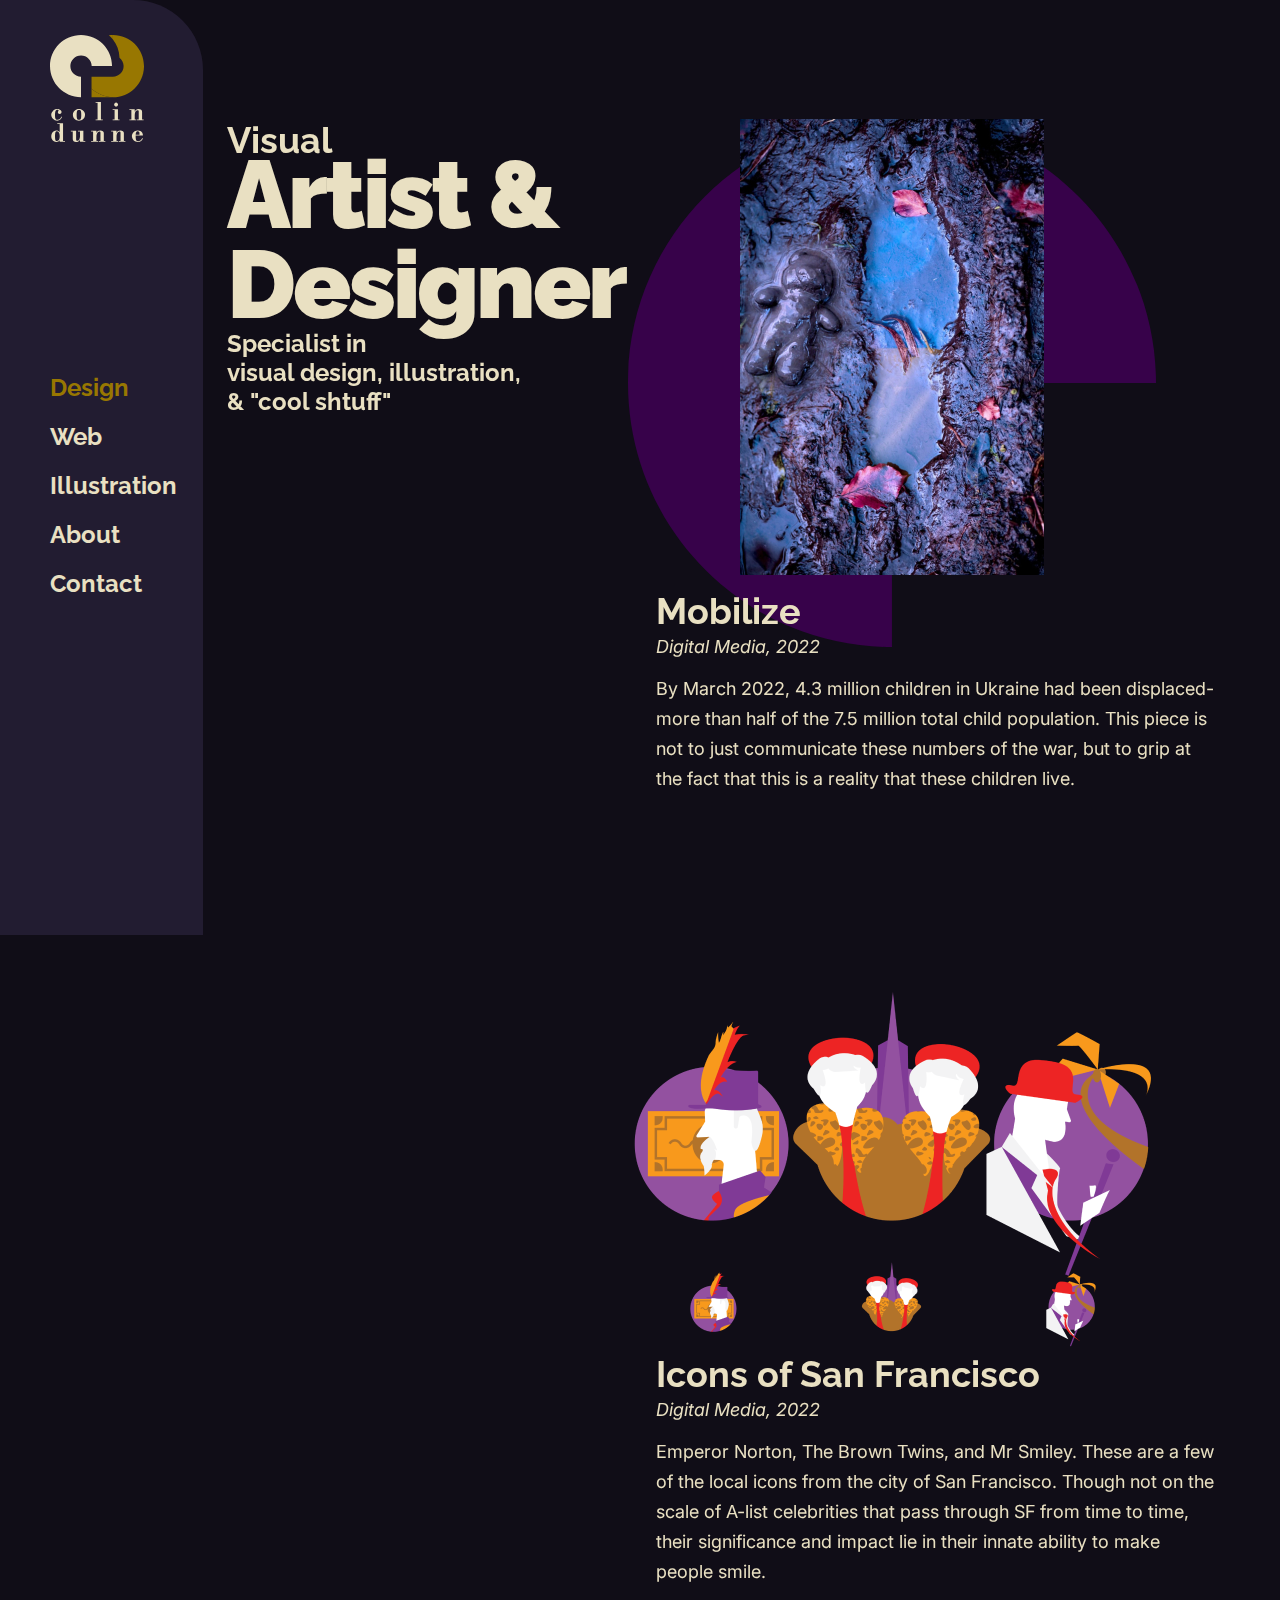
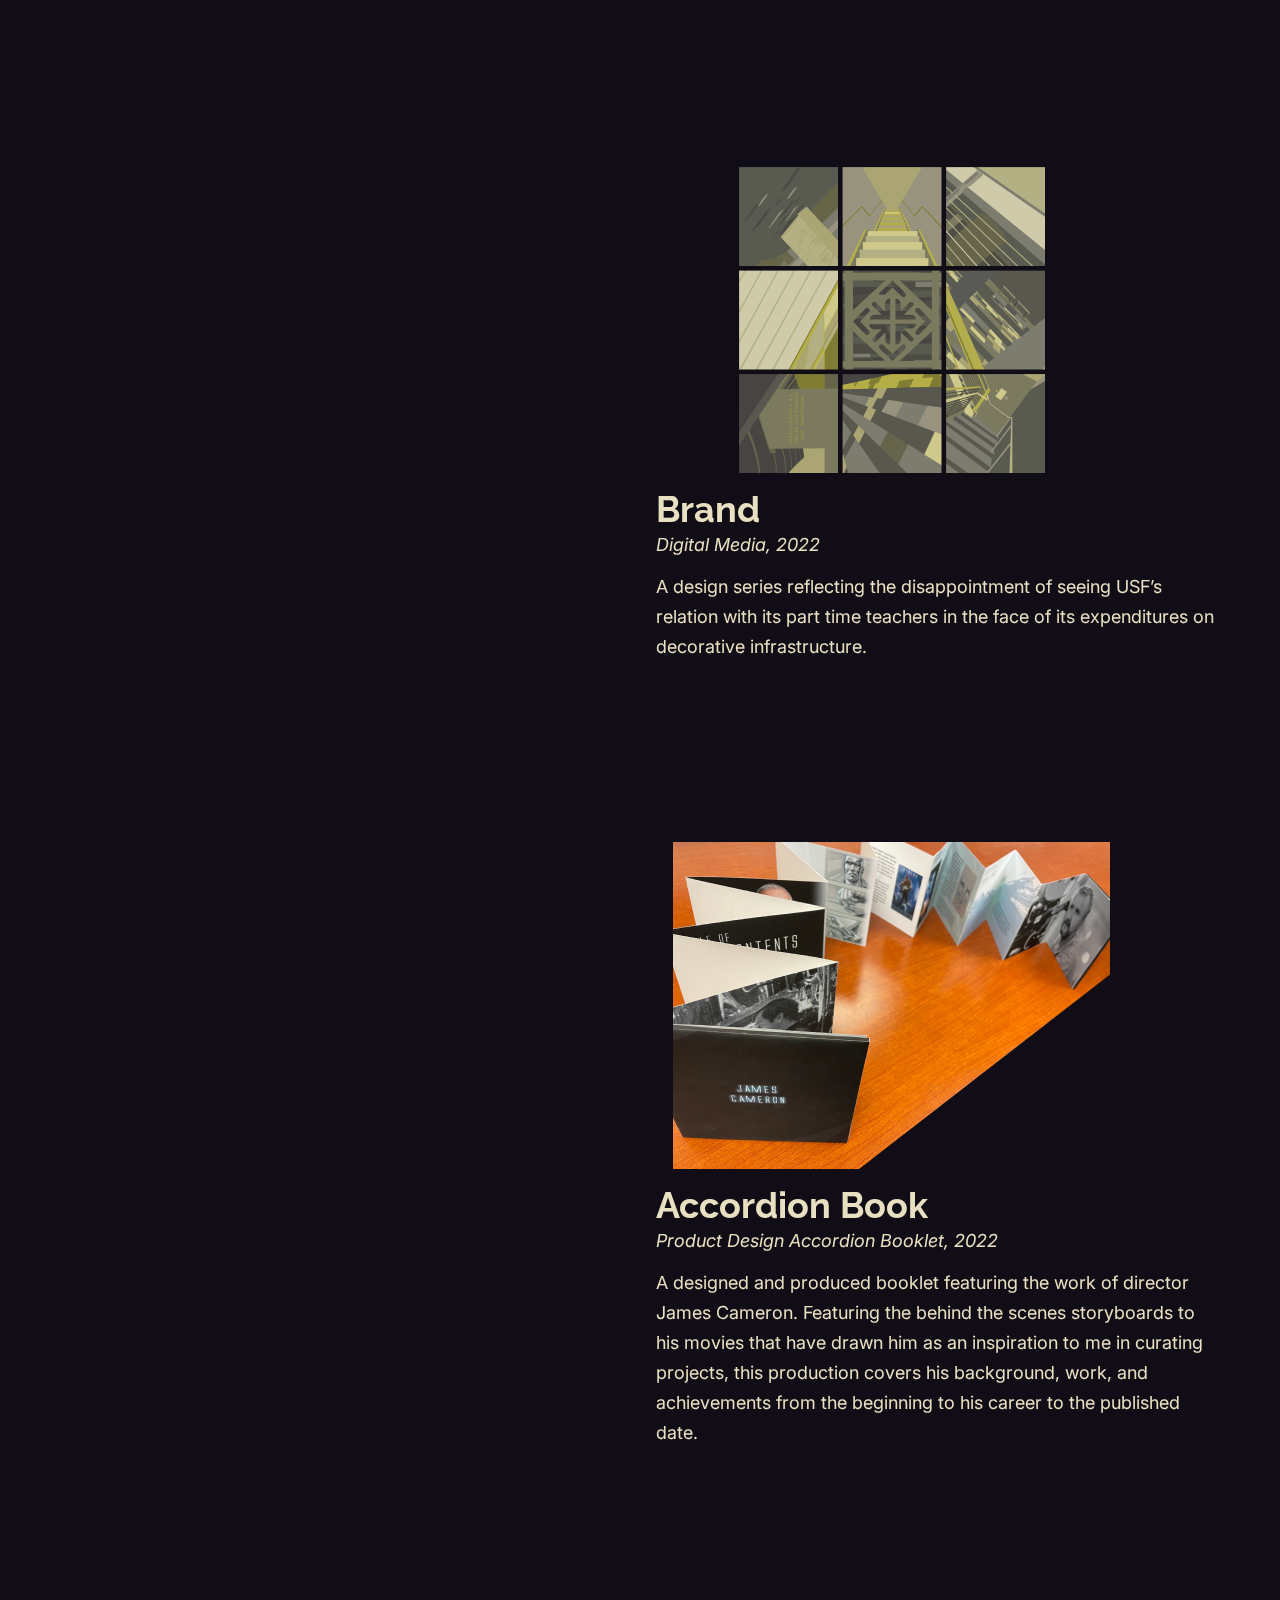
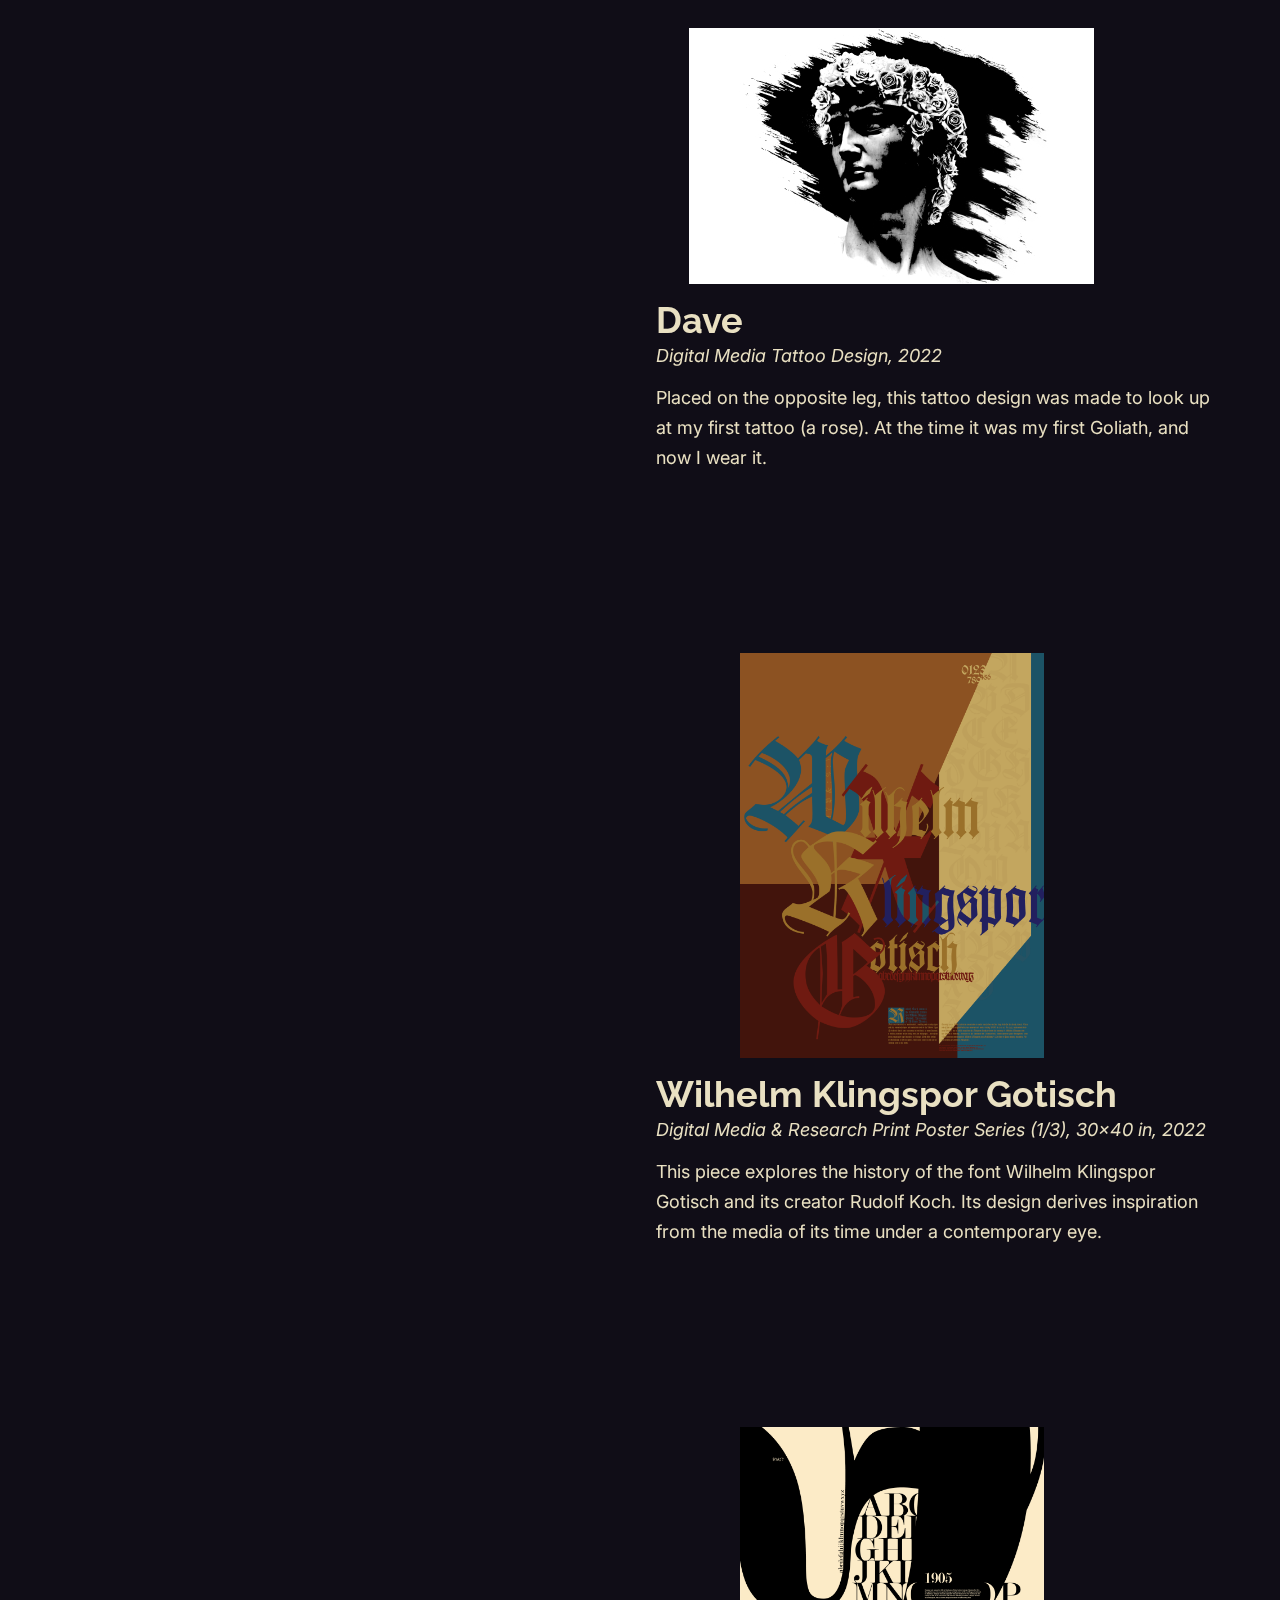
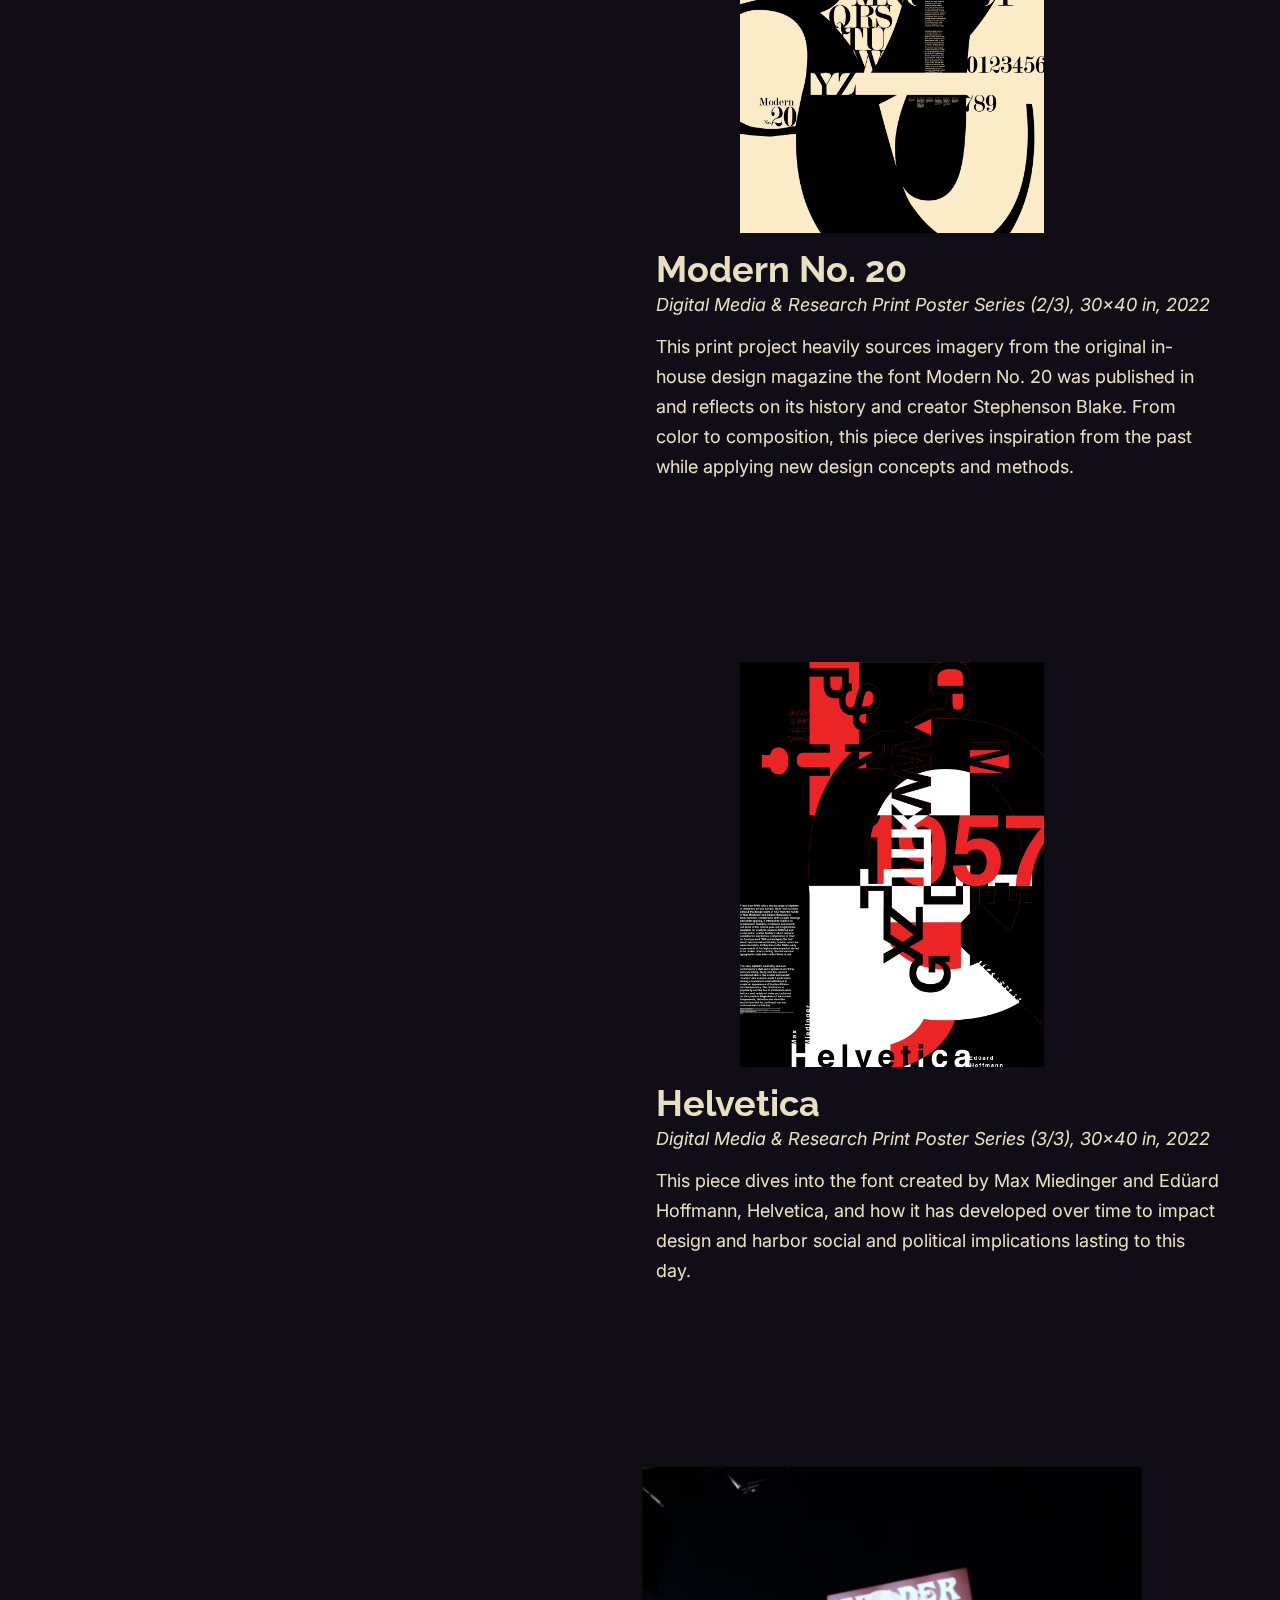
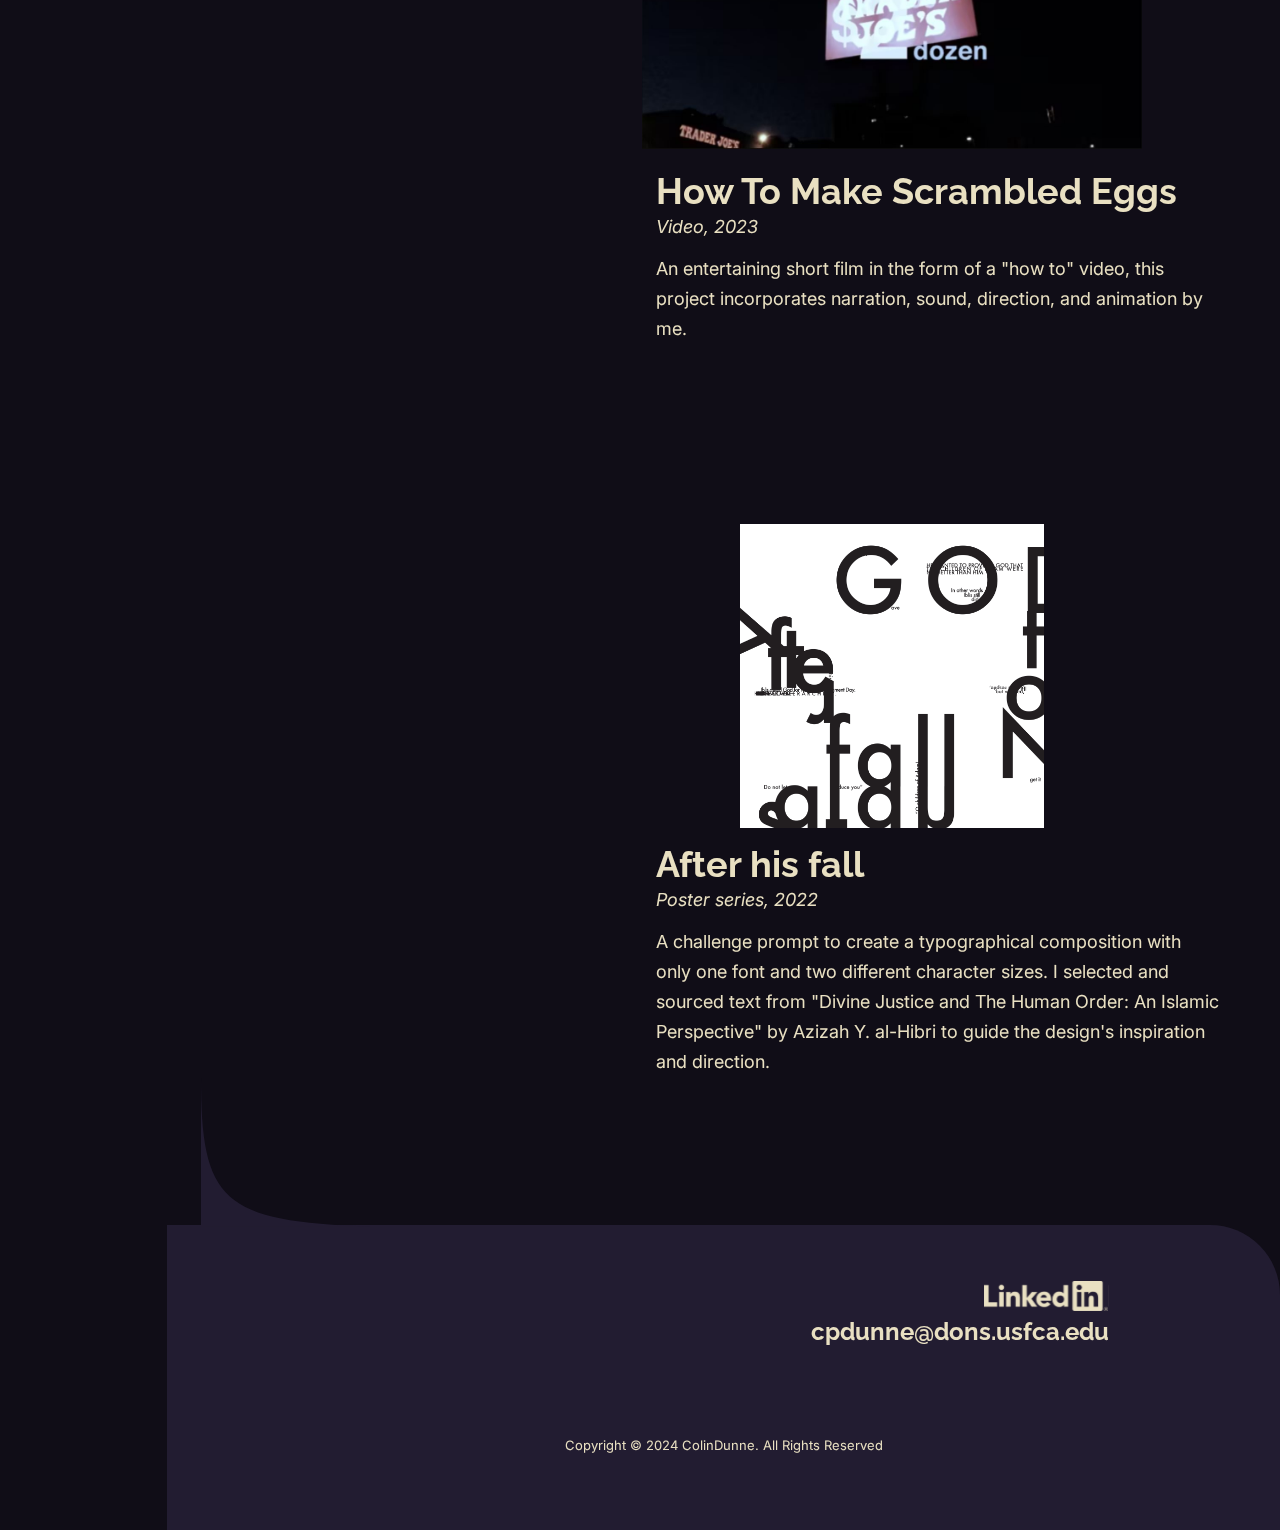
<file: portfolio/index.html>
<!DOCTYPE html>
<html>
  <head>
    <meta charset="utf-8" />
    <meta http-equiv="X-UA-Compatible" content="IE=edge" />
    <title>Colin Dunne</title>
    <link rel="icon" type="image/x-icon" href="img/logomarkBGfav.svg">
    <meta name="description" content="" />
    <meta name="viewport" content="width=device-width, initial-scale=1.0" />
    <link rel="stylesheet" href="css/main.css" />
  </head>
  <body id="indexBod">
    <section class="mobileHeaderGrid">
      <section class="mobileLogo">
        <a href="index.html"><img
            src="img/logotype_horizontal.svg"
            alt="Logo innitials 'CD' with name 'colin dunne' below it"
            id="mobileLogoImg"
          /></a>
      </section>
      <div class="wrapper">
  <div class="hamburger-menu-button" onclick="toggleMenu()">
      <div class="hamburger-menu"> 
  </div>
</div>
      </section>

      <section id="mobileNav">
        <img src="img/mobilevector.svg" class="mobilevector"/>
        <nav id="mobileNavItems">
        <a href="index.html" class="navactive">Design</a>
        <a href="web.html">Web</a>
        <a href="illustration.html">Illustration</a>
        <a href="about.html">About</a>
        <a href="contact.html">Contact</a>
        </nav>
        
    </section>
    
    
    <!--Header/left nav bar-->
    <nav class="one">
      <section>
        <a href="index.html"><img
          src="img/logotype.svg"
          alt="Logo innitials 'CD' with name 'colin dunne' below it"
        /></a>
      </section>

      

      <section class="navsection">
        <a href="index.html" class="navactive">Design</a>
        <a href="web.html">Web</a>
        <a href="illustration.html">Illustration</a>
        <a href="about.html">About</a>
        <a href="contact.html">Contact</a>
      </section>
    </nav>
    <div class="menu">
      <nav class="menu__nav">
        <section class="navsectionB">
          <a href="index.html" class="navactive">Design</a>
          <a href="web.html">Web</a>
          <a href="illustration.html">Illustration</a>
            <a href="about.html">About</a>
            <a href="contact.html">Contact</a>
        </section>
        
      </nav>
      <button class="menu__toggle r-button" type="button">
        <span class="menu__hamburger m-hamburger">
          <span class="m-hamburger__label">
            <span class="menu__toggle-hint screen-reader">Open menu</span>
          </span>
        </span>
      </button>
    </div>
    <!--<nav class="burgerbod">
      <div class="burgerbuns" onclick="this.classList.toggle('active')">
        <svg xmlns="http://www.w3.org/2000/svg" width="150" height="150" viewBox="0 0 200 200">
              <g stroke-width="6.5" stroke-linecap="round">
                <path
                  d="M72 82.286h28.75"
                  fill="#009100"
                  fill-rule="evenodd"
                  stroke="#fff"
                />
                <path
                  d="M100.75 103.714l72.482-.143c.043 39.398-32.284 71.434-72.16 71.434-39.878 0-72.204-32.036-72.204-71.554"
                  fill="none"
                  stroke="#fff"
                />
                <path
                  d="M72 125.143h28.75"
                  fill="#009100"
                  fill-rule="evenodd"
                  stroke="#fff"
                />
                <path
                  d="M100.75 103.714l-71.908-.143c.026-39.638 32.352-71.674 72.23-71.674 39.876 0 72.203 32.036 72.203 71.554"
                  fill="none"
                  stroke="#fff"
                />
                <path
                  d="M100.75 82.286h28.75"
                  fill="#009100"
                  fill-rule="evenodd"
                  stroke="#fff"
                />
                <path
                  d="M100.75 125.143h28.75"
                  fill="#009100"
                  fill-rule="evenodd"
                  stroke="#fff"
                />
              </g>
            </svg>
          </div>
    </nav> -->

    <!--Biline-->
    <section class="two">
      <section id="workbiline">
        <h3 class="workbilineMtop">Visual</h3>
        <h1 class="workbilineM" id="workMidline">Artist & Designer</h1>
        <h4 class="workbilineMbot">
          Specialist in <br>visual design, illustration, <br>& "cool shtuff"
        </h4>
      </section>
    </section>

    <!--Rotating "C" Source: http://thenewcode.com/279/Rotate-Elements-on-Scroll-with-JavaScript-->
    <!--Color Changing Source: https://codepen.io/webopixel/pen/wWWWzL-->
    <section class="rCgrid">
      <section class="rCflex">
        <svg
          class="rotatingC"
          viewBox="0 0 528 528"
          fill='rgb(55,2,74)'
          xmlns="http://www.w3.org/2000/svg"
          xmlns:xlink="http://www.w3.org/1999/xlink"
          version="1.1"
        >
          <path
            id="rotatingCinternalID"
            d="M173.281 264C173.281 213.898 213.904 173.271 264 173.271C314.096 173.271 354.719 213.898 354.719 264H528C527.937 118.212 409.771 0 263.969 0C118.166 0 0 118.212 0 264C0 409.788 118.198 528 263.969 528V354.698C213.873 354.698 173.25 314.071 173.25 263.969L173.281 264Z"
            
          />
          <g stroke="none" fill="none">
          </g>
        </svg>
      </section>
    </section>


    <!--Portfolio overlay images-->
    <div class="overlay" id="mobilize" onclick="off('mobilize')"><img src="img/mobilize.jpg" alt="" class="overlayportrait"/></div>
    <div class="overlay" id="iconsofSF" onclick="off('iconsofSF')"><img src="img/iconsofsf_big.png" alt="" class="overlaylandscape"/></div>
    <div class="overlay" id="brand" onclick="off('brand')"><img src="img/brand_big.png" alt="" class="overlayportrait"/></div>
    <div class="overlay" id="accordion" onclick="off('accordion')"><img src="img/accordionbook_big.png" alt="" class="overlaylandscape"/></div>
    <div class="overlay" id="dave" onclick="off('dave')"><img src="img/dave_big.png" alt="" class="overlayportrait"/></div>
    <div class="overlay" id="klingspor" onclick="off('klingspor')"><img src="img/typKlingspor_S.png" alt="" class="overlayportrait"/></div>
    <div class="overlay" id="modern" onclick="off('modern')"><img src="img/typModern_S.png" alt="" class="overlayportrait"/></div>
    <div class="overlay" id="helvetica" onclick="off('helvetica')"><img src="img/typHelvetica_S.png" alt="" class="overlayportrait"/></div>
    <div class="overlay" id="typComp" onclick="off('typComp')"><img src="img/typComp.png" alt="" class="overlayportrait"/></div>


    <!--Portfolio work-->
    <section class="three">
      <section class="portimg1">
        <section class="topportimg">
          <img src="img/mobile.jpg" alt="" class="imgwidth"/>
          <div class="overlayhover"  onclick="on('mobilize')"> <div></div></div>
        </section>      
      </section>
      <h3 class="porttxtT">Mobilize</h3>
      <p class="porttxt"><i>Digital Media, 2022</i></p>
      <p class="porttxtD">By March 2022, 4.3 million children in Ukraine had been displaced- more than half of the 7.5 million total child population. This piece is not to just communicate these numbers of the war, but to grip at the fact that this is a reality that these children live.</p>
    </section>
    

    <section class="four">
      <section class="portfolio">
        <section class="portimg">
          <img src="img/iconsofsf.png" alt="" class="imgwidth"/>
          <div class="overlayhover2"  onclick="on('iconsofSF')"> <div></div></div>
        </section>
        <h3 class="porttxt">Icons of San Francisco</h3>
      <p class="porttxt"><i>Digital Media, 2022</i></p>
      <p class="porttxtD">Emperor Norton, The Brown Twins, and Mr Smiley. These are a few of the local icons from the city of San Francisco. Though not on the scale of A-list celebrities that pass through SF from time to time, their significance and impact lie in their innate ability to make people smile.</p>
      </section>
    </section>

    <section class="five">
      <section class="portfolio">
        <section class="portimg">
          <img src="img/brand.png" alt="" class="imgwidth" onclick="on('brand')"/>
          <div class="overlayhover2"  onclick="on('brand')"> <div></div></div>
        </section>
        <h3 class="porttxtT">Brand</h3>
      <p class="porttxt"><i>Digital Media, 2022</i></p>
      <p class="porttxtD">A design series reflecting the disappointment of seeing USF’s relation with its part time teachers in the face of its expenditures on decorative infrastructure.</p>
      </section>
      
    </section>

    <section class="six">
      <section class="portfolio">
        <section class="portimg">
          <img src="img/accordionbook.png" alt="" class="imgwidth" onclick="on('accordion')"/>
          <div class="overlayhover2"  onclick="on('accordion')"> <div></div></div>
        </section>
        <h3 class="porttxtT">Accordion Book</h3>
      <p class="porttxt"><i>Product Design Accordion Booklet, 2022</i></p>
      <p class="porttxtD">A designed and produced booklet featuring the work of director James Cameron. Featuring the behind the scenes storyboards to his movies that have drawn him as an inspiration to me in curating projects, this production covers his background, work, and achievements from the beginning to his career to the published date.</p>
      </section>
    </section>

    <section class="seven">
      <section class="portfolio">
        <section class="portimg">
          <img src="img/dave.jpg" alt="" class="imgwidth" onclick="on('dave')"/>
          <div class="overlayhover2"  onclick="on('dave')"> <div></div></div>
        </section>
        <h3 class="porttxtT">Dave</h3>
      <p class="porttxt"><i>Digital Media Tattoo Design, 2022</i></p>
      <p class="porttxtD">Placed on the opposite leg, this tattoo design was made to look up at my first tattoo (a rose). At the time it was my first Goliath, and now I wear it.</p>
      </section>
    </section>

    <section class="eightillus">
      <section class="portfolio">
        <section class="portimg">
          <img src="img/typKlingspor_S.png" class="toptypimgwidth" onclick="on('klingspor')"/>
          <div class="overlayhover2"  onclick="on('klingspor')"> <div></div></div>
        </section>
        <h3 class="porttxtT">Wilhelm Klingspor Gotisch</h3>
      <p class="porttxt"><i>Digital Media & Research Print Poster Series (1/3), 30x40 in, 2022</i></p>
      <p class="porttxtD">This piece explores the history of the font Wilhelm Klingspor Gotisch and its creator Rudolf Koch. Its design derives inspiration from the media of its time under a contemporary eye.</p>
      </section>
      
    </section>

    <section class="nine">
      <section class="portfolio">
        <section class="portimg">
          <img src="img/typModern_S.png" class="typimgwidth" onclick="on('modern')"/>
          <div class="overlayhover2"  onclick="on('modern')"> <div></div></div>
        </section>
         <h3 class="porttxtT">Modern No. 20</h3>
      <p class="porttxt"><i>Digital Media & Research Print Poster Series (2/3), 30x40 in, 2022</i></p>
      <p class="porttxtD">This print project heavily sources imagery from the original in-house design magazine the font Modern No. 20 was published in and reflects on its history and creator Stephenson Blake. From color to composition, this piece derives inspiration from the past while applying new design concepts and methods.</p>
      </section>
     
      <!--<p class="porttxtD">Placed on the opposite leg, this tattoo design was made to look up at my first tattoo (a rose). At the time it was my first Goliath, and now I wear it.</p>-->
    </section>

    <section class="ten">
      <section class="portfolio">
        <section class="portimg">
          <img src="img/typHelvetica_S.png" class="typimgwidth" onclick="on('helvetica')"/>
          <div class="overlayhover2"  onclick="on('helvetica')"> <div></div></div>
        </section>
        <h3 class="porttxtT">Helvetica</h3>
      <p class="porttxt"><i>Digital Media & Research Print Poster Series (3/3), 30x40 in, 2022</i></p>
      <p class="porttxtD">This piece dives into the font created by Max Miedinger and Edüard Hoffmann, Helvetica, and how it has developed over time to impact design and harbor social and political implications lasting to this day.</p>        
      </section>
      
      <!--<p class="porttxtD">Placed on the opposite leg, this tattoo design was made to look up at my first tattoo (a rose). At the time it was my first Goliath, and now I wear it.</p>-->
    </section>

    <section class="eleven">
      <section class="portfolio">
        <section class="portimg">
          <a href="https://vimeo.com/799319219" target="_blank"><img src="img/how2makescrambledeggs.JPG" class="vidimgwidth" /></a>
          <div class="overlayhover2"> <div></div></div>
          <!--<iframe src="https://player.vimeo.com/video/799319219?h=7560db5834" width="640" height="360" frameborder="0" allow="autoplay; fullscreen; picture-in-picture" allowfullscreen></iframe>
<p><a href="https://vimeo.com/799319219">How to Make Scrambled Eggs</a> from <a href="https://vimeo.com/user194771004">Colin Dunne</a> on <a href="https://vimeo.com">Vimeo</a>.</p> -->
        </section>
        <h3 class="porttxtT">How To Make Scrambled Eggs</h3>
      <p class="porttxt"><i>Video, 2023</i></p>
      <p class="porttxtD">An entertaining short film in the form of a "how to" video, this project incorporates narration, sound, direction, and animation by me.</p>
      </section>
      
    </section>

    <section class="twelve">
      <section class="portfolio">
        <section class="portimg">
          <img src="img/typComp.png" class="typimgwidth" onclick="on('typComp')"/>
          <div class="overlayhover2" onclick="on('typComp')"> <div></div></div>
        </section>
        <h3 class="porttxtT">After his fall</h3>
      <p class="porttxt"><i>Poster series, 2022</i></p>
      </section>
      <p class="porttxtD">A challenge prompt to create a typographical composition with only one font and two different character sizes. I selected and sourced text from "Divine Justice and The Human Order: An Islamic Perspective" by Azizah Y. al-Hibri to guide the design's inspiration and direction.</p>
    </section>

    <!--Footer-->
    <section class="seventeen">
      <img src="img/footvector.svg" class="footvector"/>
      <footer>
        <section class="footer">
          <!--Source: https://stackoverflow.com/questions/18813299/changing-image-on-hover-with-css-html by kurdt's -->
          <a href="https://www.linkedin.com/in/colin-dunne/" target="_blank"
            ><img
              src="img/linkedinlogo.svg"
              onmouseover="this.src='img/activelinkedinlogo.svg';"
              onmouseout="this.src='img/linkedinlogo.svg';"
              alt="link to my LinkedIn profile"
              id="linkedInLogo"
          /></a>
          <!--Source: https://www.rapidtables.com/web/html/mailto.html-->
          <a href="mailto:cpdunne@dons.usfca.edu" id="email">cpdunne@dons.usfca.edu</a>
        </section>
        <section class="footercopyright">
          <p class="footertxtsize">Copyright © 2024 ColinDunne. All Rights Reserved</p>
        </section>
      </footer>
    </section>
    <script src="js/index.js"></script>
  </body>
</html>
</file>
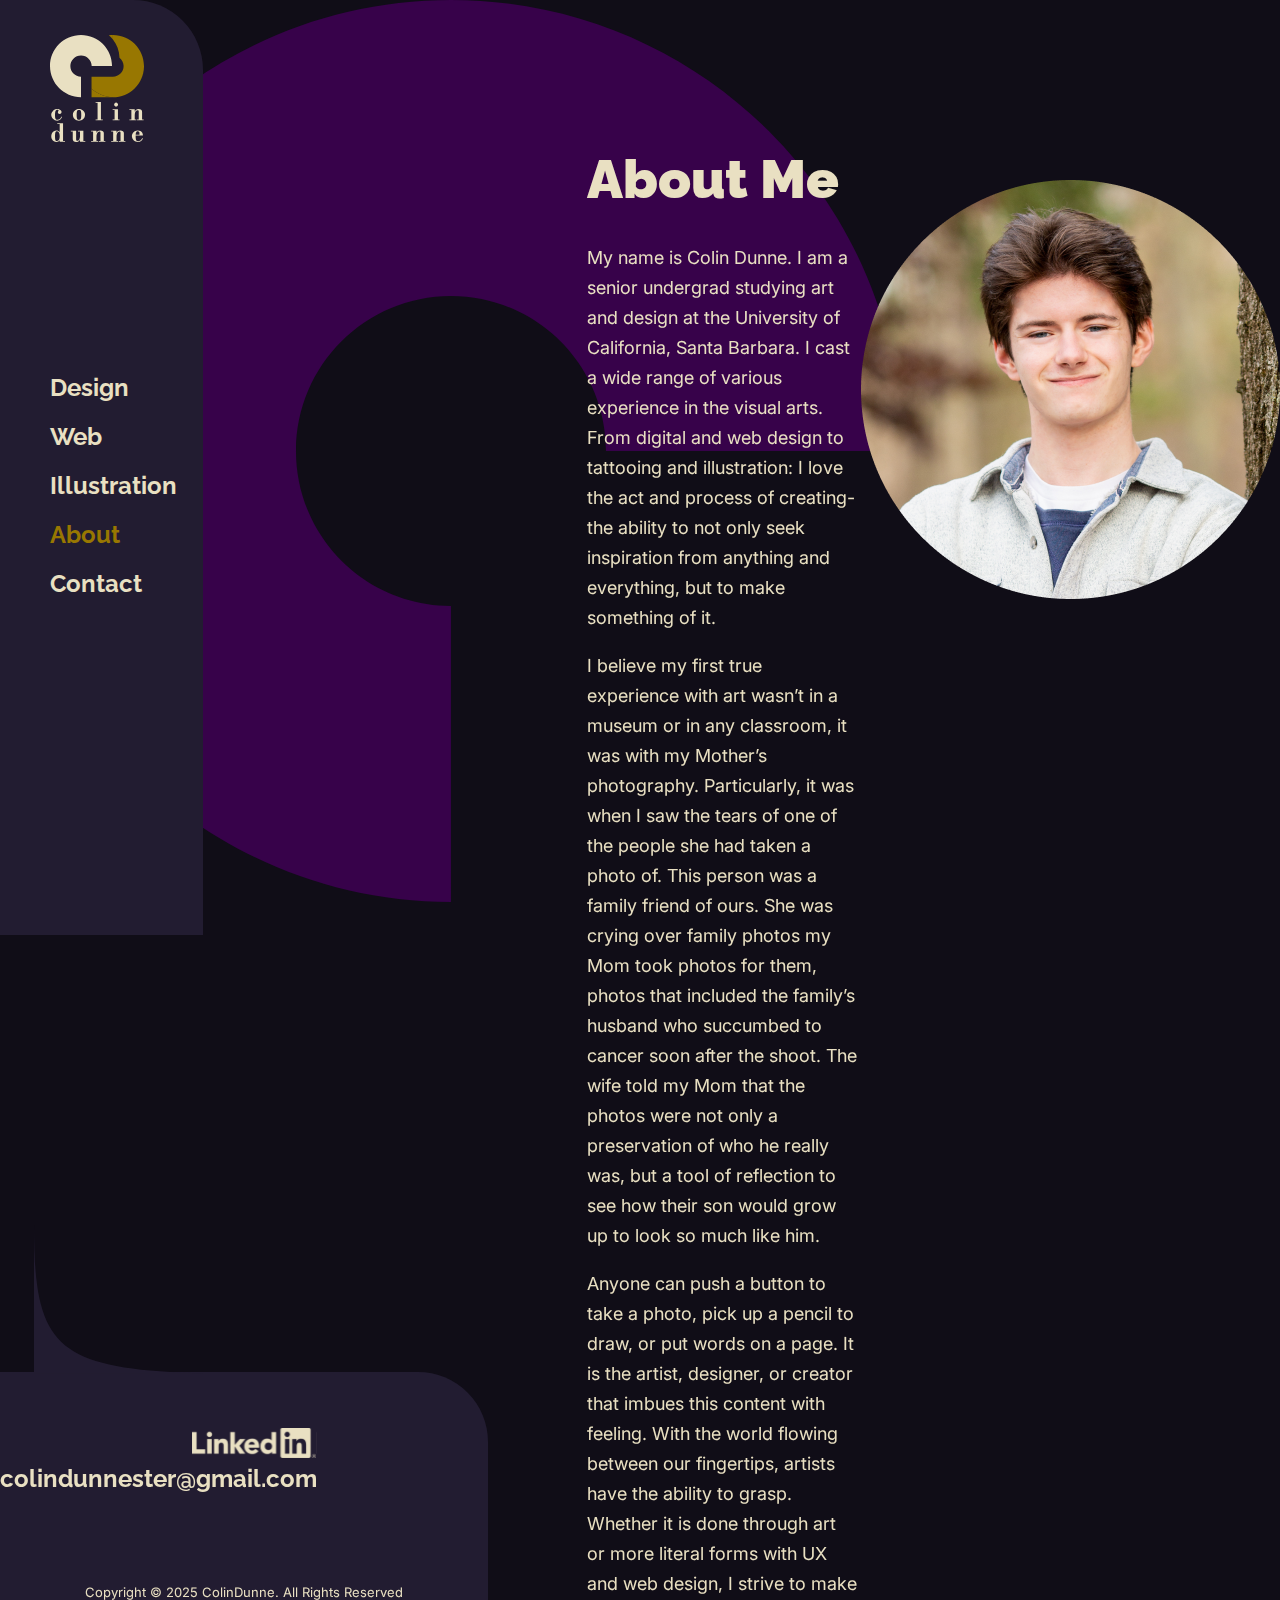
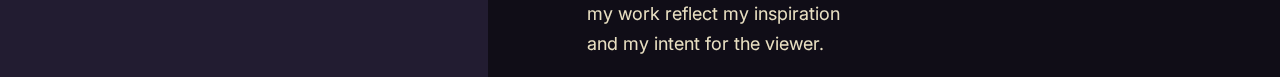
<file: about.html>
<!DOCTYPE html>
<html>
  <head>
    <meta charset="utf-8" />
    <meta http-equiv="X-UA-Compatible" content="IE=edge" />
    <link rel="icon" type="image/x-icon" href="img/logomarkBGfav.svg">
    <meta name="viewport" content="width=device-width, initial-scale=1.0" />
    <link rel="stylesheet" href="css/main.css" />
    <!-- HTML Meta Tags -->
    <title>Colin Dunne</title>
    <meta name="description" content="Artist and designer. Specialist in visual design, illustration, and "cool shtuff".">

    <!-- Facebook Meta Tags -->
    <meta property="og:url" content="https://colindunnehere.github.io/">
    <meta property="og:type" content="website">
    <meta property="og:title" content="Colin Dunne">
    <meta property="og:description" content="Artist and designer. Specialist in visual design, illustration, and "cool shtuff".">
    <meta property="og:image" content="https://drive.google.com/uc?export=view&id=1ELfHMa9HEq1to15quq1-2TWrexl147Wx">

    <!-- Twitter Meta Tags -->
    <meta name="twitter:card" content="summary_large_image">
    <meta property="twitter:domain" content="colindunnehere.github.io">
    <meta property="twitter:url" content="https://colindunnehere.github.io/">
    <meta name="twitter:title" content="Colin Dunne">
    <meta name="twitter:description" content="Artist and designer. Specialist in visual design, illustration, and "cool shtuff".">
    <meta name="twitter:image" content="https://drive.google.com/uc?export=view&id=1ELfHMa9HEq1to15quq1-2TWrexl147Wx">

    <!-- Meta Tags Generated via https://www.opengraph.xyz -->
  </head>
  <body class="grid2">
    <section class="mobileHeaderGrid">
      <section class="mobileLogo">
        <a href="index.html"><img
            src="img/logotype_horizontal.svg"
            alt="Logo innitials 'CD' with name 'colin dunne' below it"
            id="mobileLogoImg"
          /></a>
      </section>
      <div class="wrapper">
  <div class="hamburger-menu-button" onclick="toggleMenu()">
      <div class="hamburger-menu"> 
  </div>
</div>
      </section>

      <section id="mobileNav">
        <img src="img/mobilevector.svg" class="mobilevector"/>
        <nav id="mobileNavItems">
        <a href="index.html">Design</a>
        <a href="web.html">Web</a>
        <a href="illustration.html">Illustration</a>
        <a href="about.html" class="navactive">About</a>
        <a href="contact.html">Contact</a>
        </nav>
        
    </section>
    
    
    <!--Header/left nav bar-->
    <nav class="one">
      <section>
        <a href="index.html"
          ><img
            src="img/logotype.svg"
            alt="Logo innitials 'CD' with name 'colin dunne' below it"
        /></a>
      </section>

      <section class="navsection">
        <a href="index.html">Design</a>
        <a href="web.html">Web</a>
        <a href="illustration.html">Illustration</a>
        <a href="about.html" class="navactive">About</a>
        <a href="contact.html">Contact</a>
      </section>
    </nav>

    <div class="menu">
      <nav class="menu__nav">
        <section class="navsectionB">
          <a href="index.html">Design</a>
          <a href="web.html">Web</a>
          <a href="illustration.html">Illustration</a>
          <a href="about.html" class="navactive">About</a>
          <a href="contact.html">Contact</a>
        </section>
        
      </nav>
      <button class="menu__toggle r-button" type="button">
        <span class="menu__hamburger m-hamburger">
          <span class="m-hamburger__label">
            <span class="menu__toggle-hint screen-reader">Open menu</span>
          </span>
        </span>
      </button>
    </div>

    <!--Biline & full bio-->
    <section class="twoAB">
      <section class="aboutimgMobile">
        <img src="img/port.png" id="aboutimg" />
      </section>
      <section>
        <h2 id="abouth2">About Me</h2>
        <!--
        <h3 id="abouth3">
          Specialist in UX, UI, illustration, & "cool shtuff"
        </h3>-->
      </section>
      <section>
        <p>
          My name is Colin Dunne. I am a senior undergrad studying art and design at the 
          University of California, Santa Barbara. I cast a wide range
          of various experience in the visual arts. From digital and web design
          to tattooing and illustration: I love the act and process of creating-
          the ability to not only seek inspiration from anything and everything,
          but to make something of it.
        </p>
        <p>
          I believe my first true experience with art wasn’t in a museum or in
          any classroom, it was with my Mother’s photography. Particularly, it
          was when I saw the tears of one of the people she had taken a photo
          of. This person was a family friend of ours. She was crying over
          family photos my Mom took photos for them, photos that included the
          family’s husband who succumbed to cancer soon after the shoot. The
          wife told my Mom that the photos were not only a preservation of who
          he really was, but a tool of reflection to see how their son would
          grow up to look so much like him.
        </p>
        <p>
          Anyone can push a button to take a photo, pick up a pencil to draw, or
          put words on a page. It is the artist, designer, or creator that
          imbues this content with feeling. With the world flowing between our
          fingertips, artists have the ability to grasp. Whether it is done
          through art or more literal forms with UX and web design, I strive to
          make my work reflect my inspiration and my intent for the viewer.
        </p>
      </section>
    </section>

    <!--Self Portrait-->
    <section class="threeAB">
      <section class="aboutimg">
        <img src="img/port.png" id="aboutimg" />
      </section>
    </section>
    <section class="aboutC">
      <svg
        width="902"
        height="902"
        viewBox="0 0 902 902"
        fill="rgb(55,2,74)"
        xmlns="http://www.w3.org/2000/svg"
        id="aboutC"
      >
        <path
          id="Vector"
          d="M296.022 451C296.022 365.409 365.419 296.004 451 296.004C536.581 296.004 605.978 365.409 605.978 451H902C901.893 201.945 700.025 0 450.946 0C201.868 0 0 201.945 0 451C0 700.055 201.921 902 450.946 902V605.942C365.366 605.942 295.969 536.537 295.969 450.946L296.022 451Z"
        />
      </svg>
    </section>

    <!--Footer-->
    <section class="footersection">
      <img src="img/footvector.svg" class="footvector" />
      <footer>
        <section class="footer">
          <!--Source: https://stackoverflow.com/questions/18813299/changing-image-on-hover-with-css-html by kurdt's -->
          <a href="https://www.linkedin.com/in/colin-dunne/" target="_blank"
            ><img
              src="img/linkedinlogo.svg"
              onmouseover="this.src='img/activelinkedinlogo.svg';"
              onmouseout="this.src='img/linkedinlogo.svg';"
              alt="link to my LinkedIn profile"
              id="linkedInLogo"
          /></a>
          <!--Source: https://www.rapidtables.com/web/html/mailto.html-->
          <a href="mailto:colindunnester@gmail.com" id="email">colindunnester@gmail.com</a>
        </section>
        <section class="footercopyright">
          <p class="footertxtsize">
            Copyright © 2025 ColinDunne. All Rights Reserved
          </p>
        </section>
      </footer>
    </section>
    <script src="js/about.js" async defer></script>
  </body>
</html>
</file>
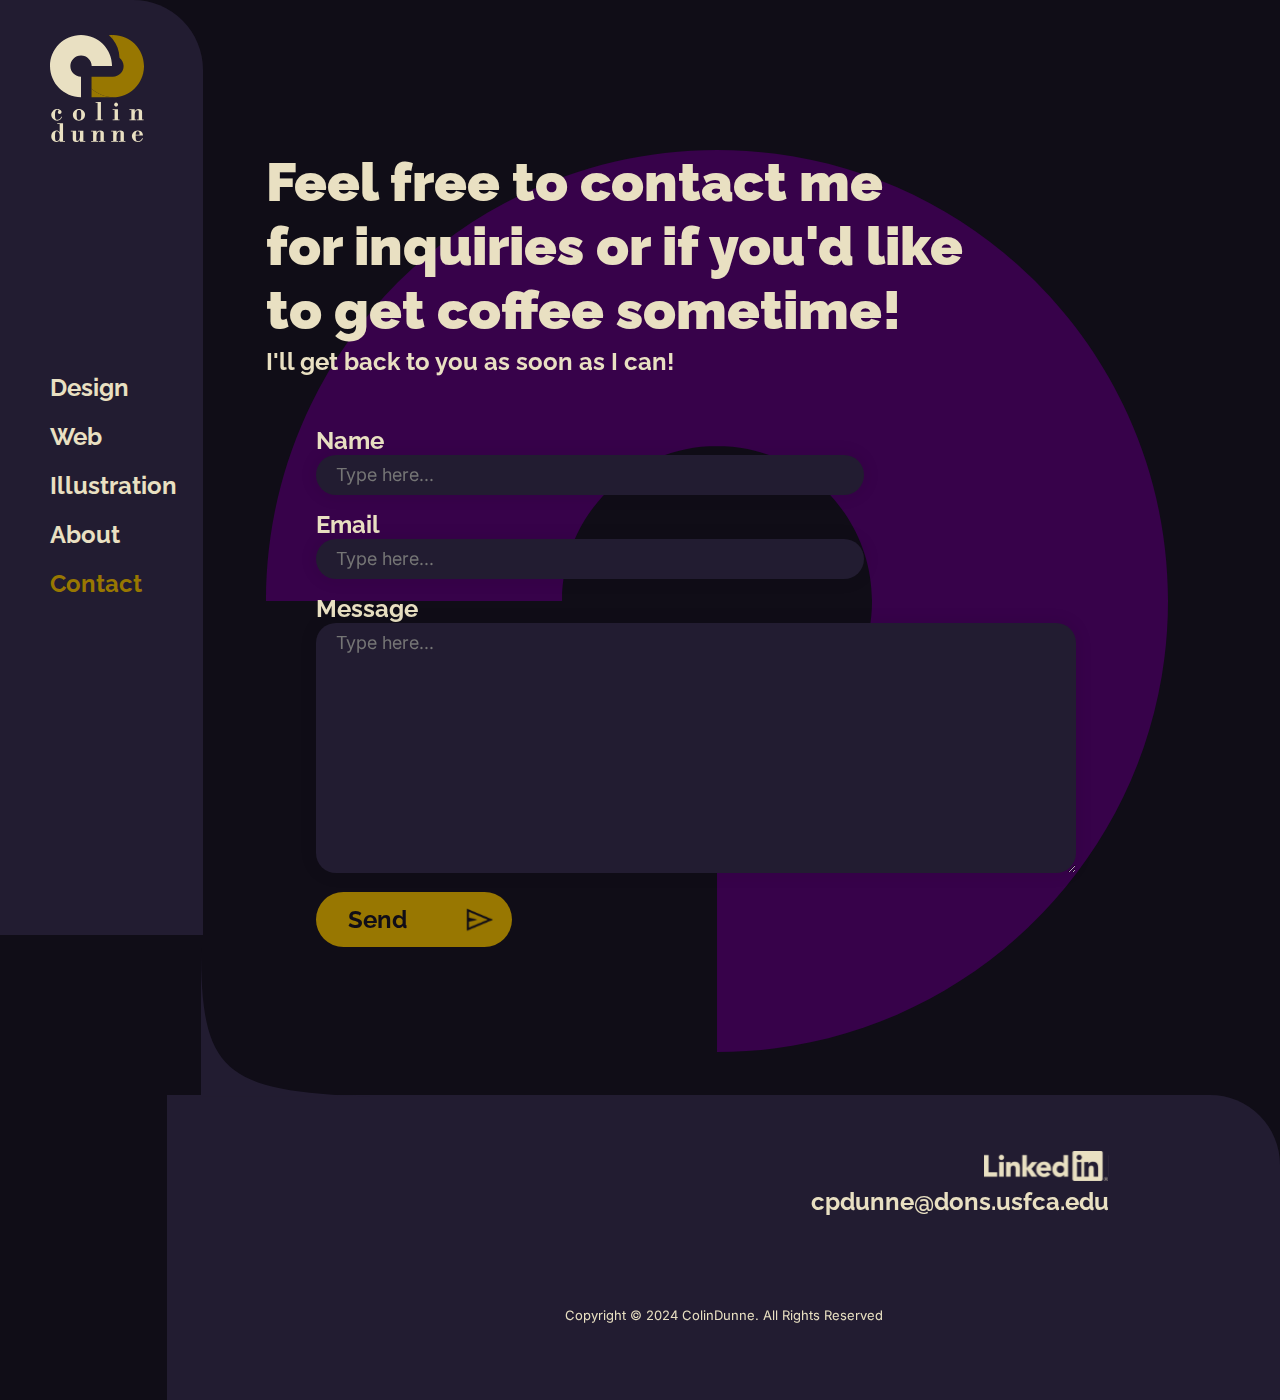
<file: contact.html>
<!DOCTYPE html>
<html>
    <head>
        <meta charset="utf-8">
        <meta http-equiv="X-UA-Compatible" content="IE=edge">
        <link rel="icon" type="image/x-icon" href="img/logomarkBGfav.svg">
        <meta name="viewport" content="width=device-width, initial-scale=1.0">
        <link rel="stylesheet" href="css/main.css">
        <!-- HTML Meta Tags -->
        <title>Colin Dunne</title>
        <meta name="description" content="Artist and designer. Specialist in visual design, illustration, and "cool shtuff".">

        <!-- Facebook Meta Tags -->
        <meta property="og:url" content="https://colindunnehere.github.io/">
        <meta property="og:type" content="website">
        <meta property="og:title" content="Colin Dunne">
        <meta property="og:description" content="Artist and designer. Specialist in visual design, illustration, and "cool shtuff".">
        <meta property="og:image" content="https://opengraph.b-cdn.net/production/documents/70e4780d-b7e2-414d-8e44-1e7b3e99d1e1.png?token=FS2Eawcz1cFk_pDJV2WJZb1K2uCkzlj6bEpQo1Mfxws&height=630&width=1200&expires=33245681715">

        <!-- Twitter Meta Tags -->
        <meta name="twitter:card" content="summary_large_image">
        <meta property="twitter:domain" content="colindunnehere.github.io">
        <meta property="twitter:url" content="https://colindunnehere.github.io/">
        <meta name="twitter:title" content="Colin Dunne">
        <meta name="twitter:description" content="Artist and designer. Specialist in visual design, illustration, and "cool shtuff".">
        <meta name="twitter:image" content="https://opengraph.b-cdn.net/production/documents/70e4780d-b7e2-414d-8e44-1e7b3e99d1e1.png?token=FS2Eawcz1cFk_pDJV2WJZb1K2uCkzlj6bEpQo1Mfxws&height=630&width=1200&expires=33245681715">

        <!-- Meta Tags Generated via https://www.opengraph.xyz -->
    </head>
    <body class="grid3">
        <section class="mobileHeaderGrid">
      <section class="mobileLogo">
        <a href="index.html"><img
            src="img/logotype_horizontal.svg"
            alt="Logo innitials 'CD' with name 'colin dunne' below it"
            id="mobileLogoImg"
          /></a>
      </section>
      <div class="wrapper">
  <div class="hamburger-menu-button" onclick="toggleMenu()">
      <div class="hamburger-menu"> 
  </div>
</div>
      </section>

      <section id="mobileNav">
        <img src="img/mobilevector.svg" class="mobilevector"/>
        <nav id="mobileNavItems">
        <a href="index.html">Design</a>
        <a href="web.html">Web</a>
        <a href="illustration.html">Illustration</a>
        <a href="about.html">About</a>
        <a href="contact.html" class="navactive">Contact</a>
        </nav>
        
    </section>
    
    
        <!--Header/left nav bar-->
        <nav class="one">
            <section>
                <a href="index.html"><img src="img/logotype.svg" alt="Logo innitials 'CD' with name 'colin dunne' below it"></a>
            </section>
            
            <section class="navsection">
                <a href="index.html">Design</a>
                <a href="web.html">Web</a>
                <a href="illustration.html">Illustration</a>
                <a href="about.html">About</a>
                <a href="contact.html" class="navactive">Contact</a>
            </section>
        </nav>
        <div class="menu">
            <nav class="menu__nav">
                <section class="navsectionB">
                    <a href="index.html">Design</a>
                    <a href="web.html">Web</a>
                    <a href="illustration.html">Illustration</a>
                    <a href="about.html">About</a>
                    <a href="contact.html" class="navactive">Contact</a>
                </section>
                
            </nav>
            <button class="menu__toggle r-button" type="button">
                <span class="menu__hamburger m-hamburger">
                <span class="m-hamburger__label">
                    <span class="menu__toggle-hint screen-reader">Open menu</span>
                </span>
                </span>
            </button>
        </div>
        
        <!--Text boxes-->
        <section class="contacttwo">
            <h2 id="contacth2">Feel free to contact me for inquiries or if you'd like to get coffee sometime!</h2>
            <h4 id="contacth4">I'll get back to you as soon as I can!</h4>
            <h2></h2>
            <form
            action="https://formspree.io/f/mqkjglrp"
            method="POST">
                <!--Source: https://blog.hubspot.com/website/html-text-box-->
                <section>
                    <label for="Name">Name</label> <br>
                    <input type="text" id="Name" name="Name" placeholder="Type here..." minlength="2" class="name">
                </section>
                <section>
                    <label for="Email">Email</label> <br>
                    <input type="text" id="Email" name="Email" placeholder="Type here..." minlength="2" class="email">
                </section>
                <section>
                    <label for="Message">Message</label> <br>

                    <textarea id="Message" name="Message" rows="8" cols="60" placeholder="Type here..." ></textarea>
                </section>
                <div id="submissionB">
                    <button class="shake" type="submit">
                <div>Send</div> <img src="img/sendicon.svg" id="sendicon">
            </button>
                </div>
            </form>
        </section>

            

        <section class="contactC">
            <section class="contactCflex">
                <svg width="903" height="903" viewBox="0 0 903 903" fill='rgb(55,2,74)' xmlns="http://www.w3.org/2000/svg" id="contactC">
                <path id="Vector" d="M451.006 296.032C536.597 296.03 606.004 365.426 606.006 451.006C606.007 536.587 536.604 605.985 451.013 605.987L451.019 902.01C700.074 901.897 902.015 700.025 902.01 450.946C902.004 201.868 700.055 0.004293 451 0.00958748C201.945 0.014882 0.00428977 201.94 0.00958362 450.966L296.067 450.959C296.065 365.379 365.469 295.98 451.06 295.978L451.006 296.032Z"/>
                </svg>
            </section>
        </section>
        
        <!--Footer-->
        <section class="eight">
            <img src="img/footvector.svg" class="footvector">
            <footer>
                <section class="footer">
                    <!--Source: https://stackoverflow.com/questions/18813299/changing-image-on-hover-with-css-html by kurdt's -->
                    <a href="https://www.linkedin.com/in/colin-dunne/" target="_blank"><img src='img/linkedinlogo.svg' onmouseover="this.src='img/activelinkedinlogo.svg';" onmouseout="this.src='img/linkedinlogo.svg';" alt="link to my LinkedIn profile" id="linkedInLogo"/></a>
                    <!--Source: https://www.rapidtables.com/web/html/mailto.html-->
                    <a href="mailto:cpdunne@dons.usfca.edu" id="email">cpdunne@dons.usfca.edu</a>
                </section>
                <section class="footercopyright">
                    <p class="footertxtsize">Copyright © 2024 ColinDunne. All Rights Reserved</p>
                </section>
            </footer>
        </section>
        
        <script src="js/contact.js" async defer></script>
    </body>
</html>
</file>
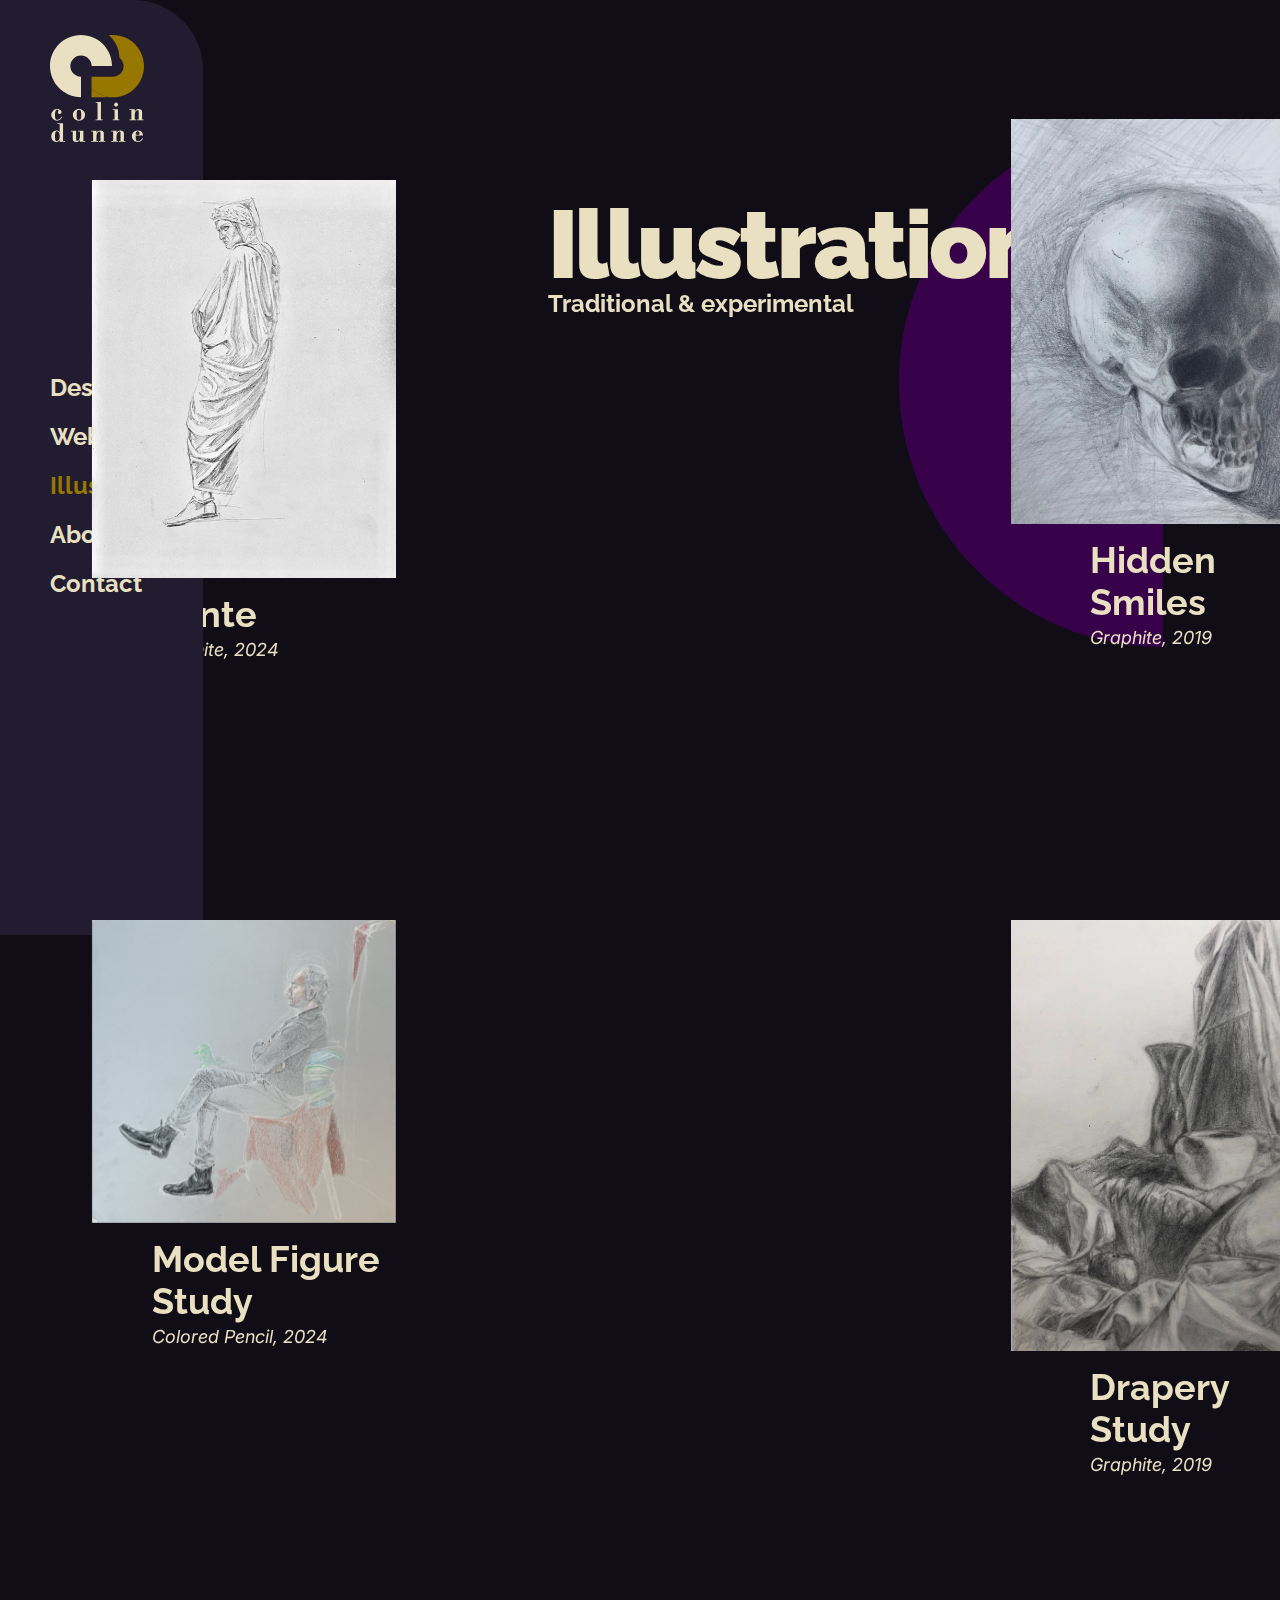
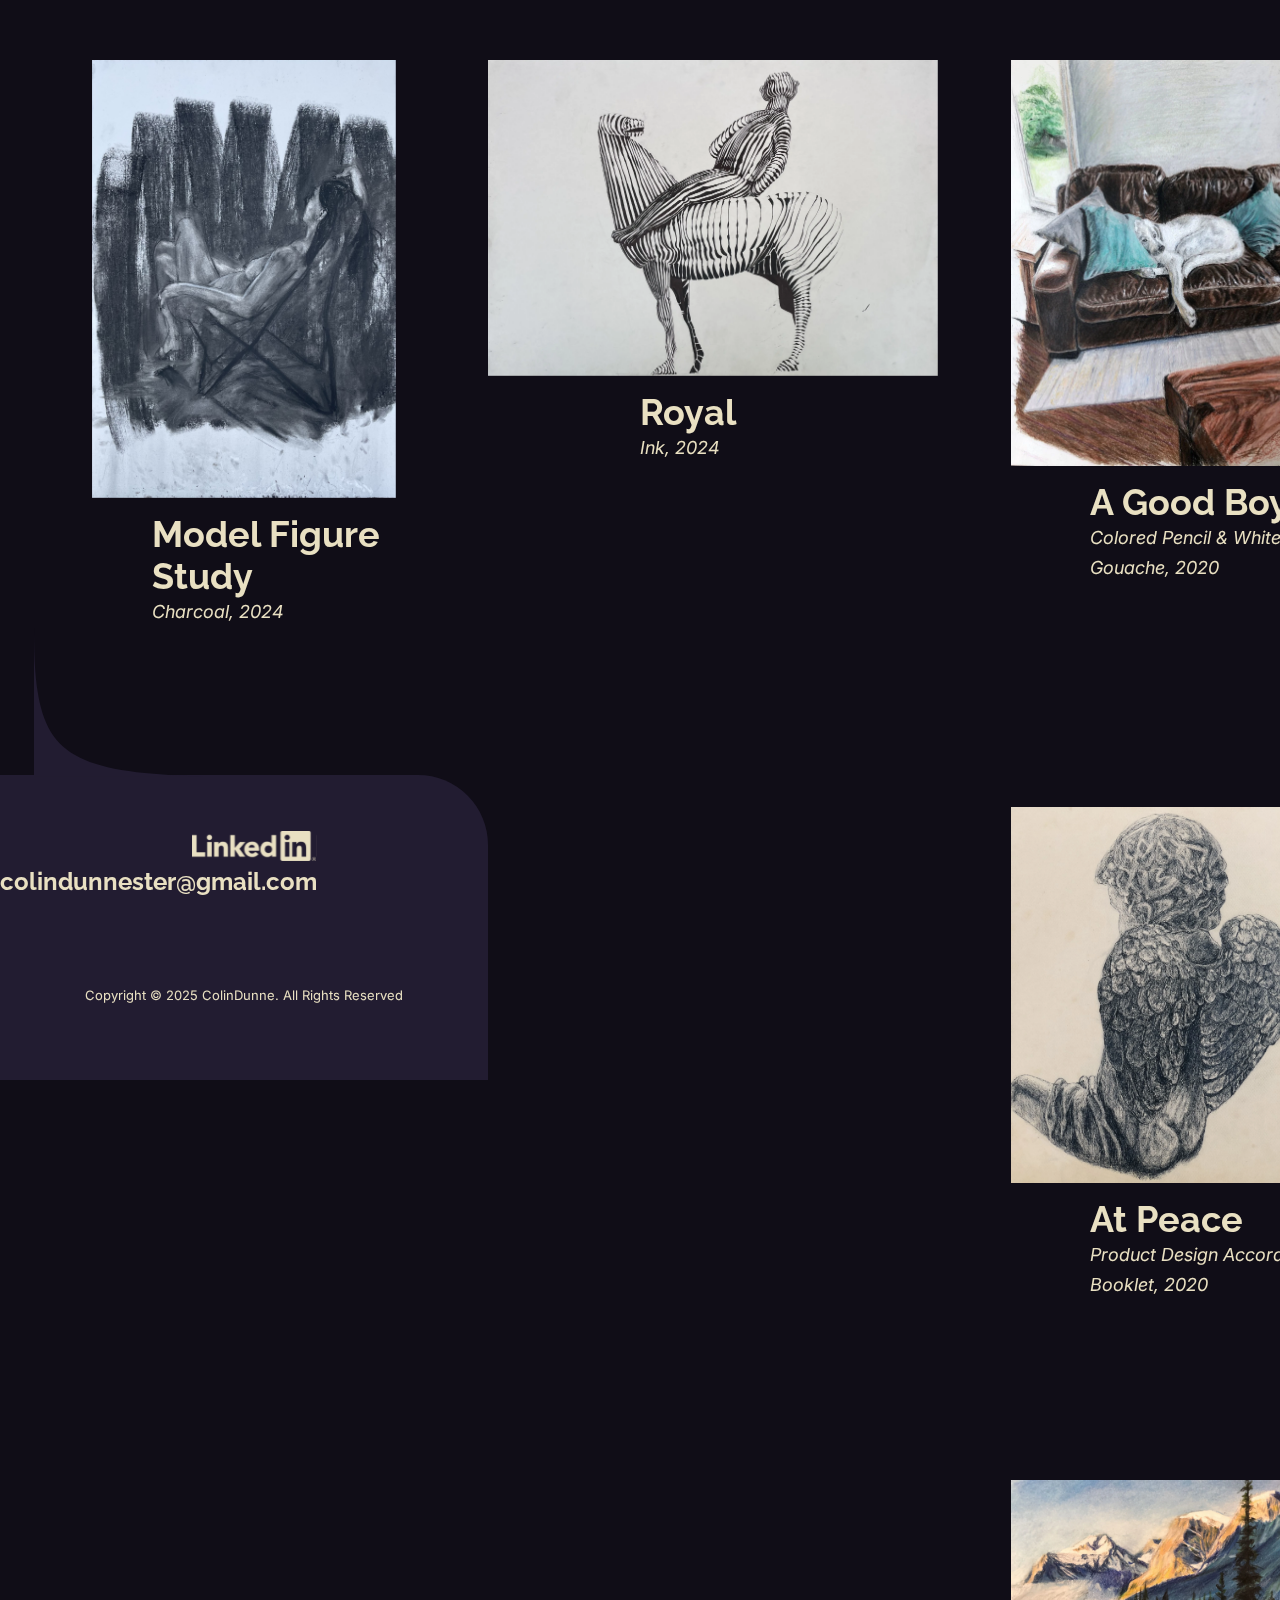
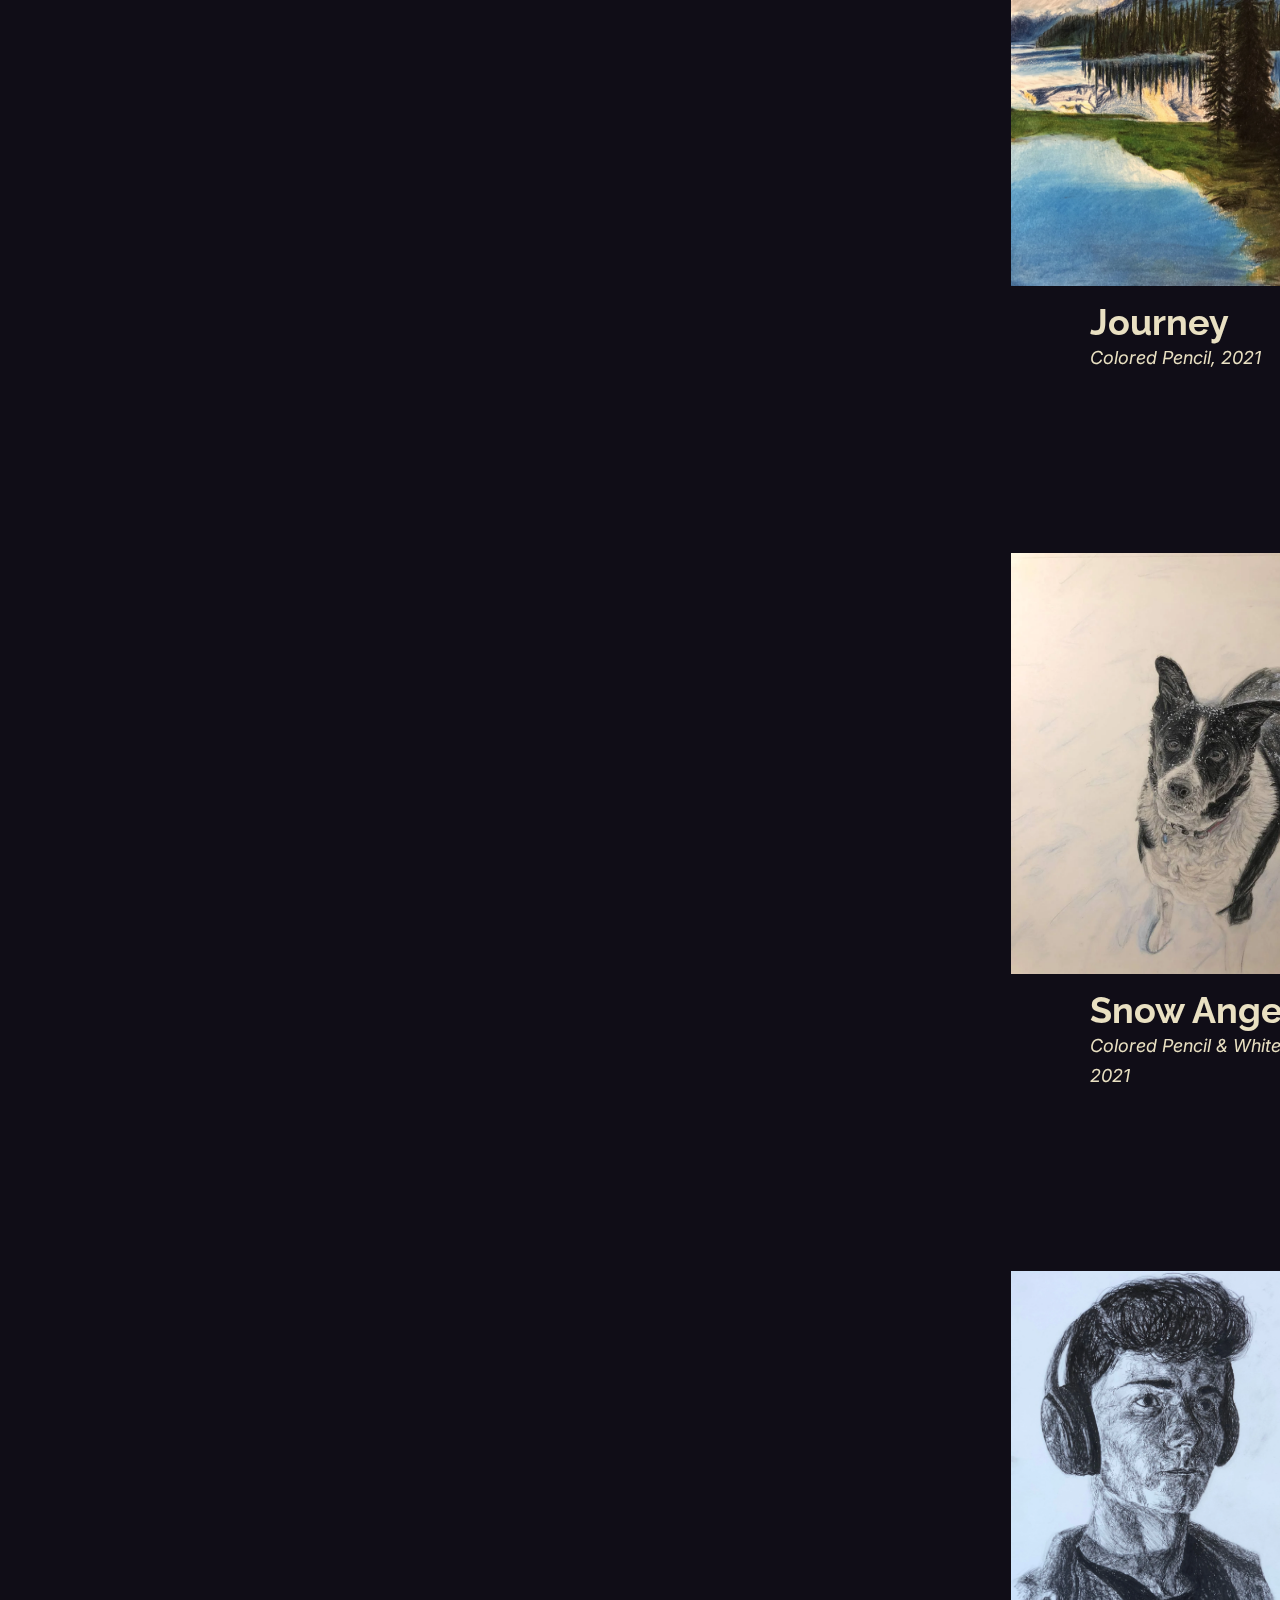
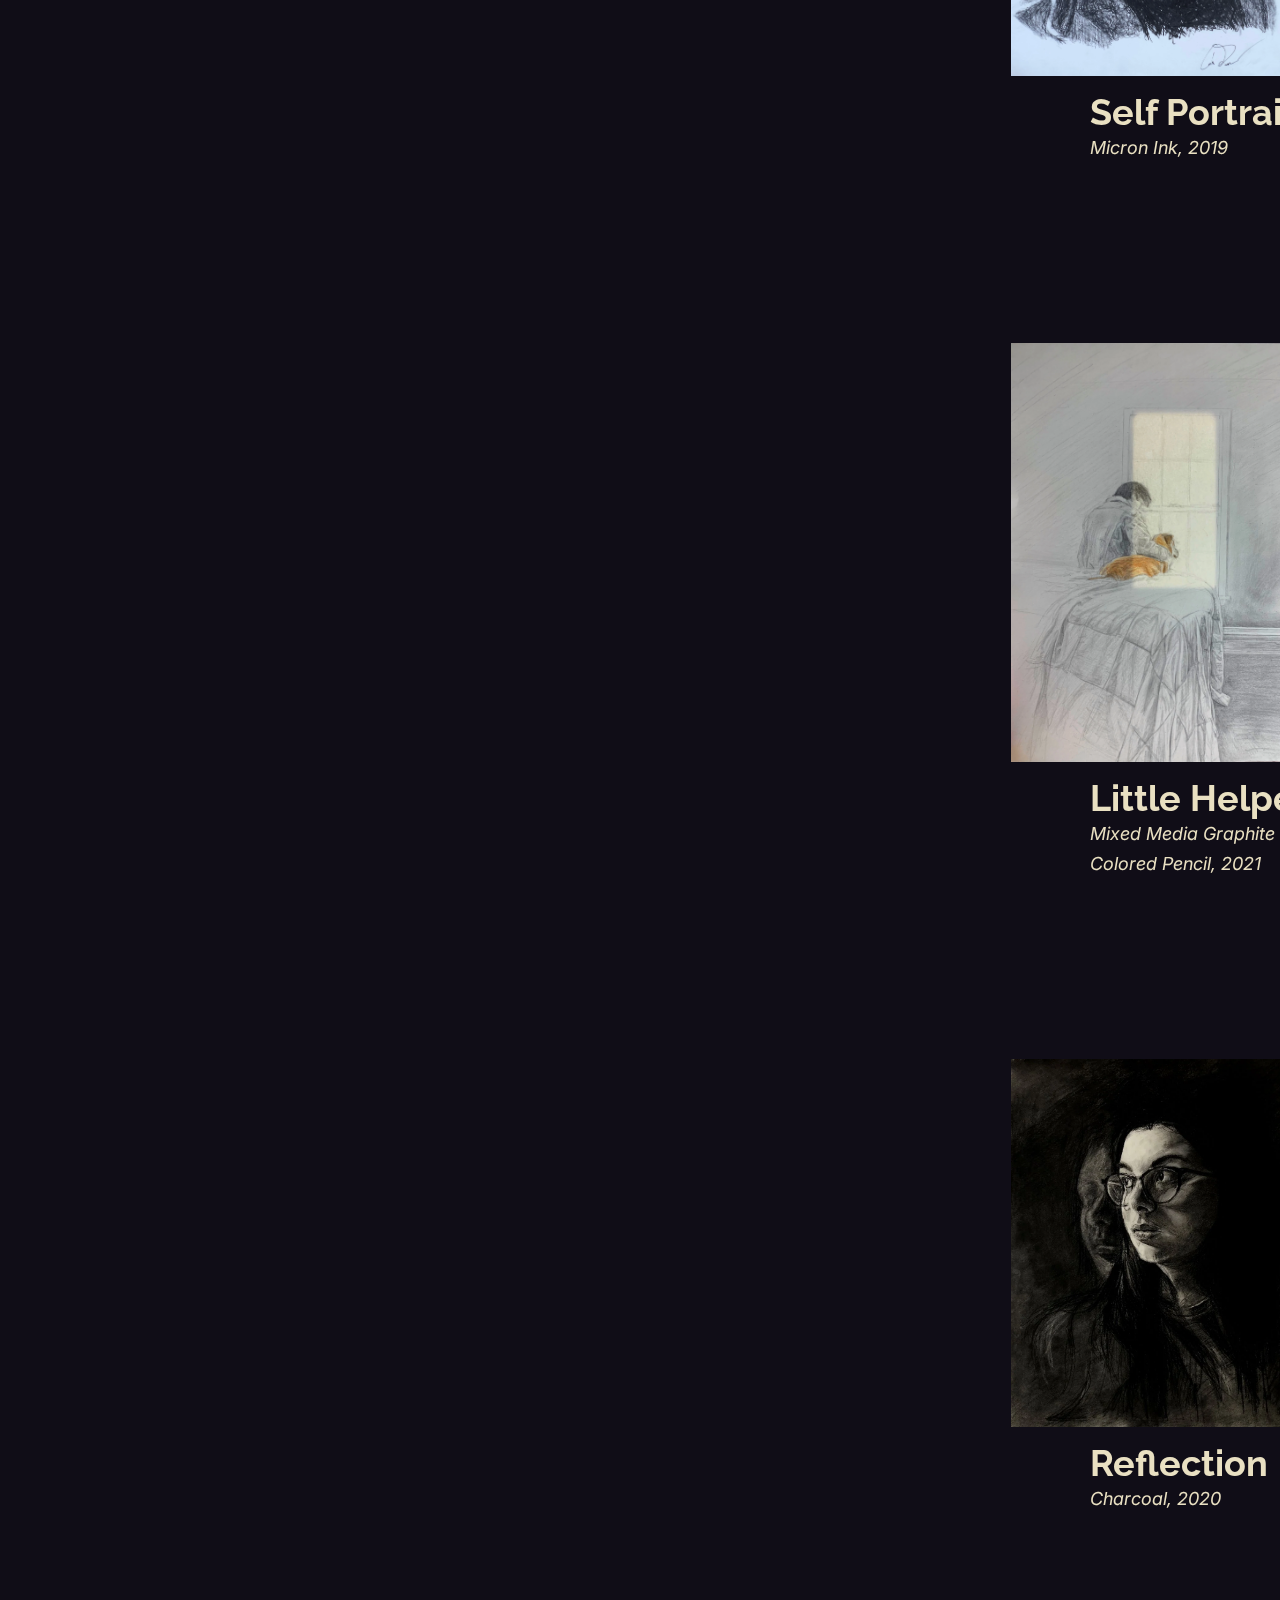
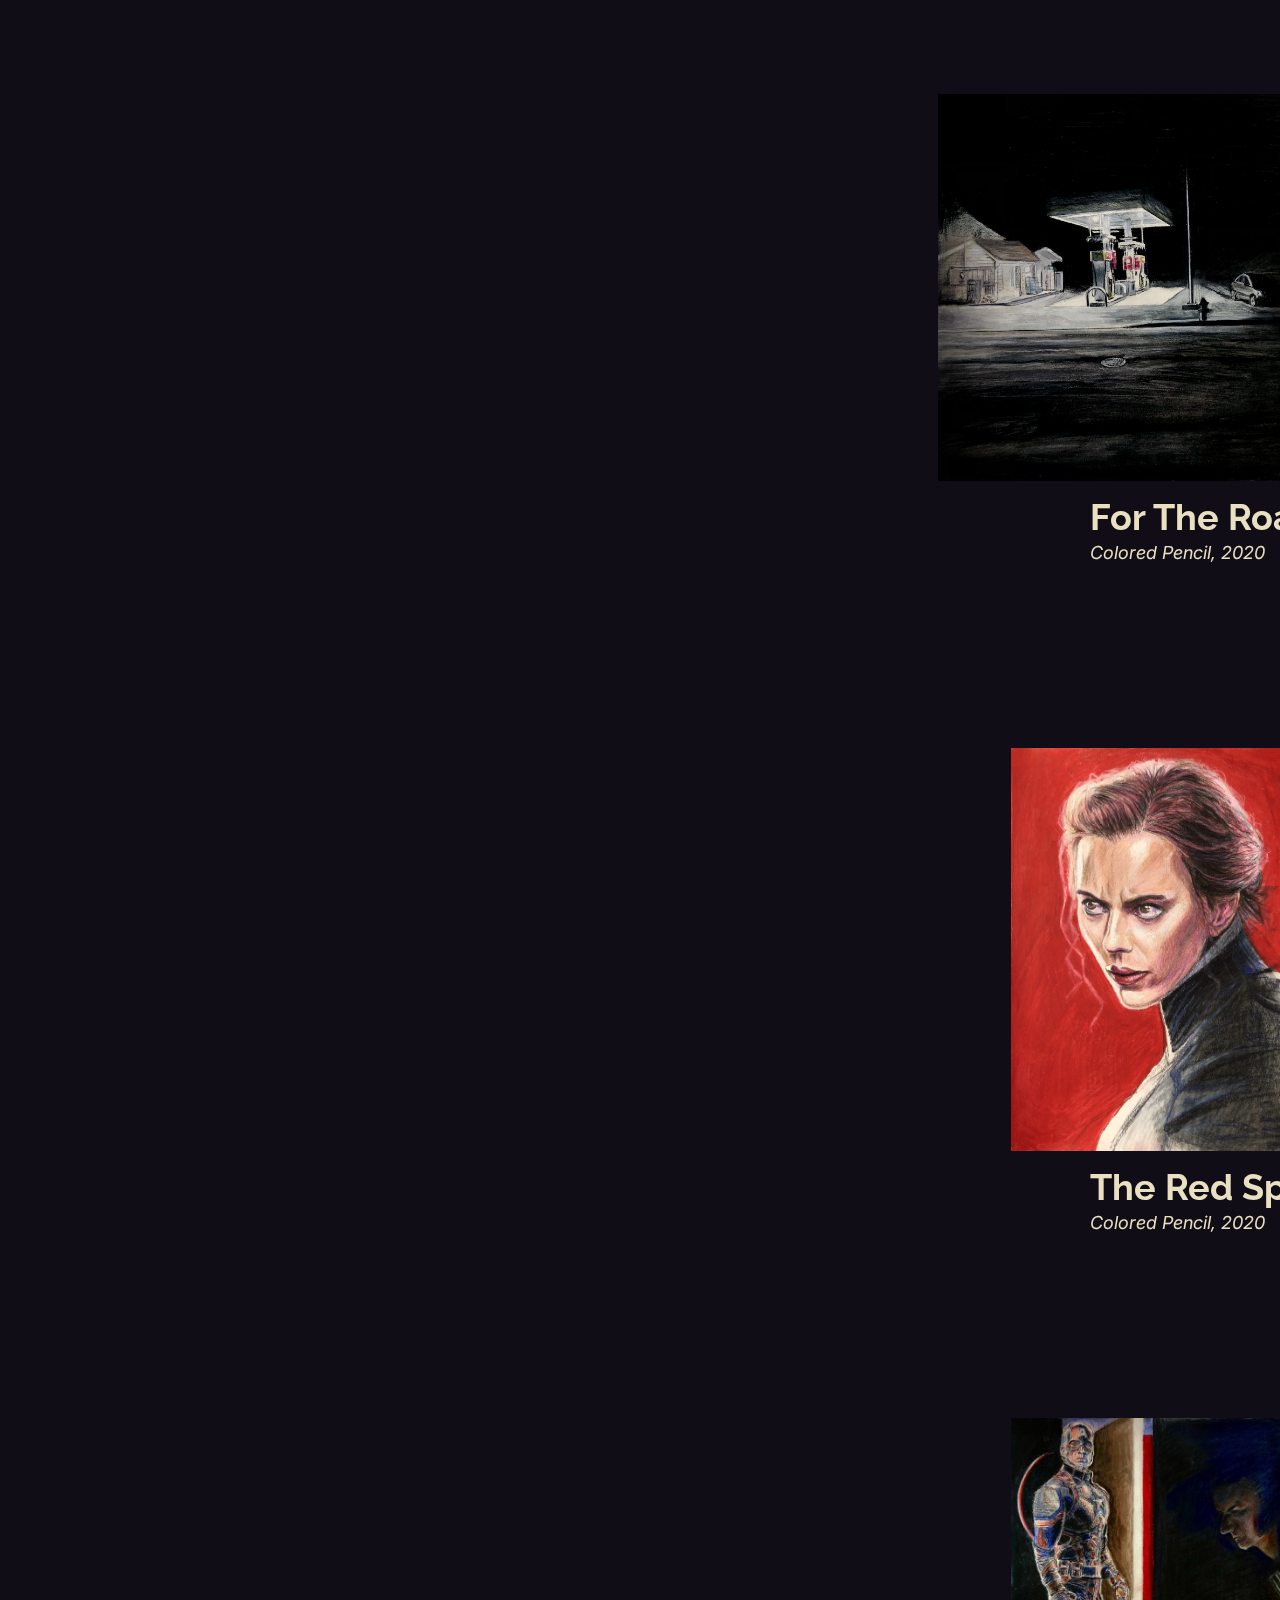
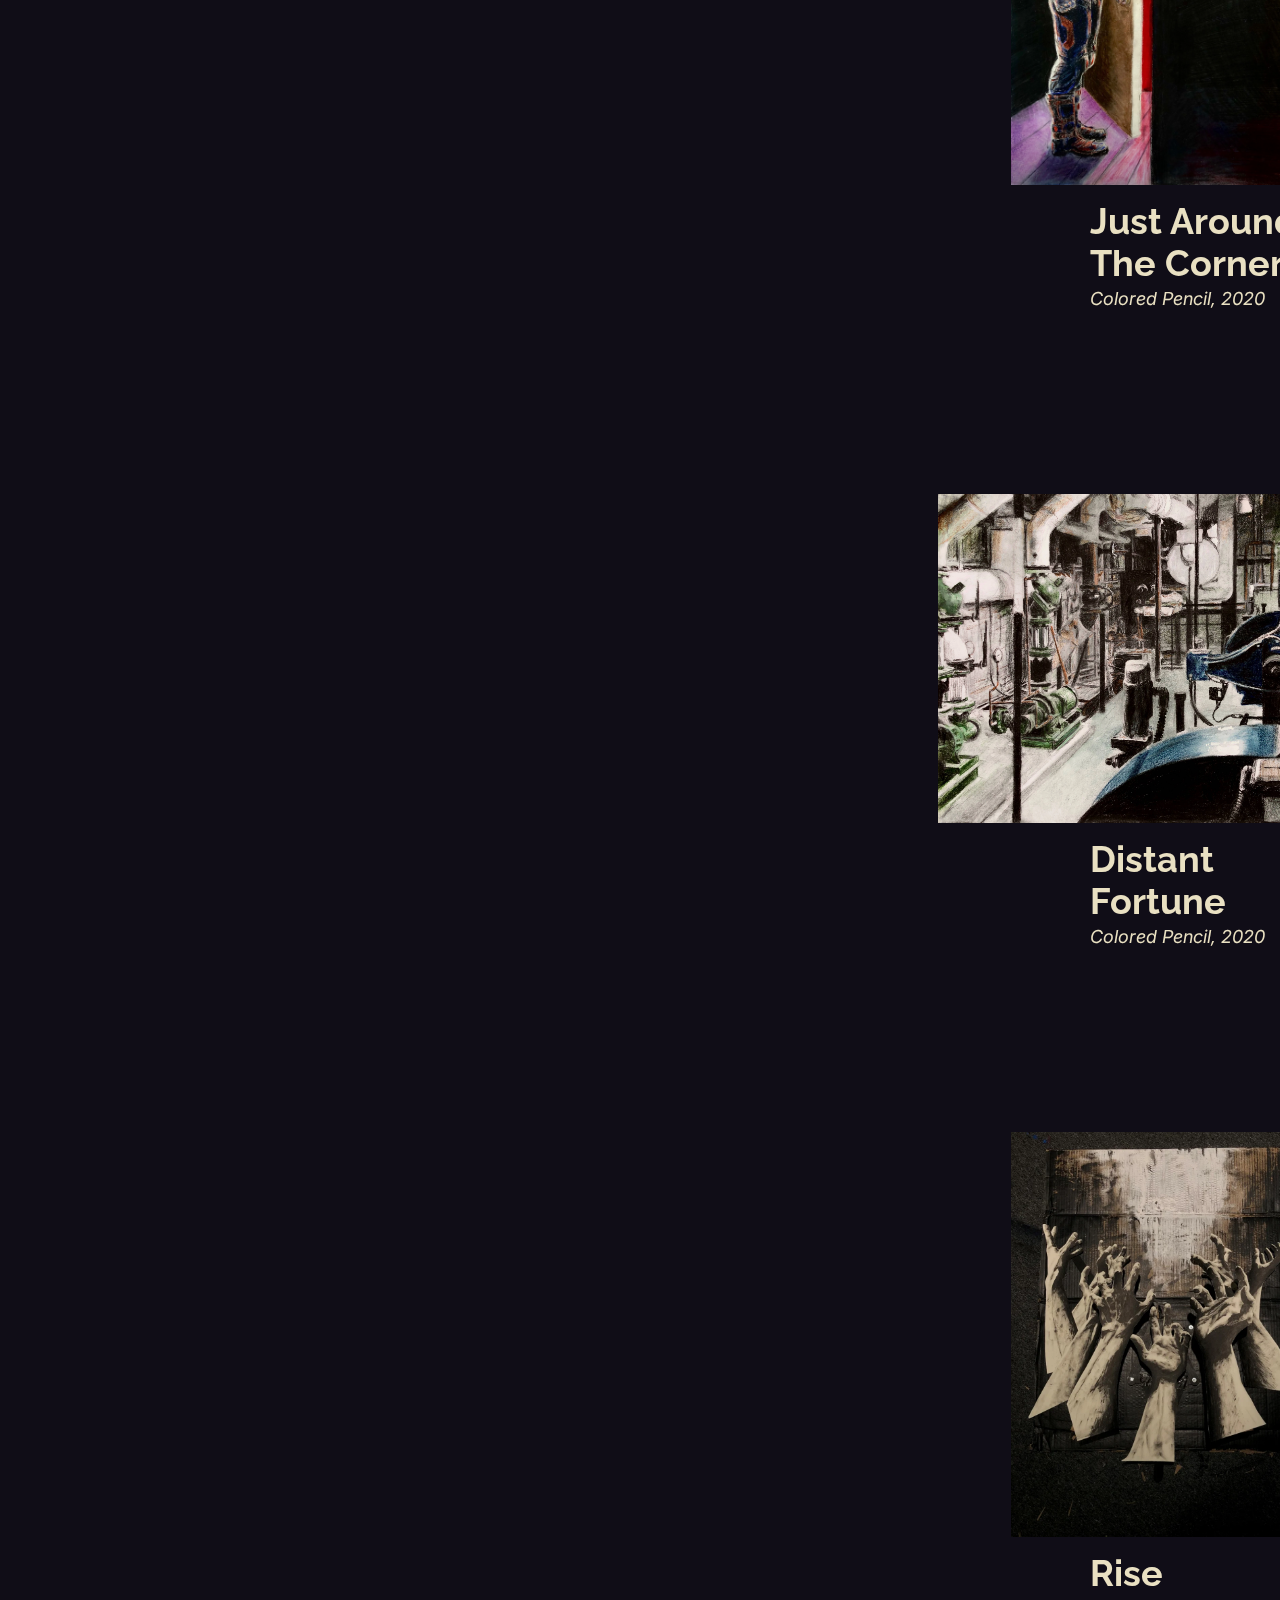
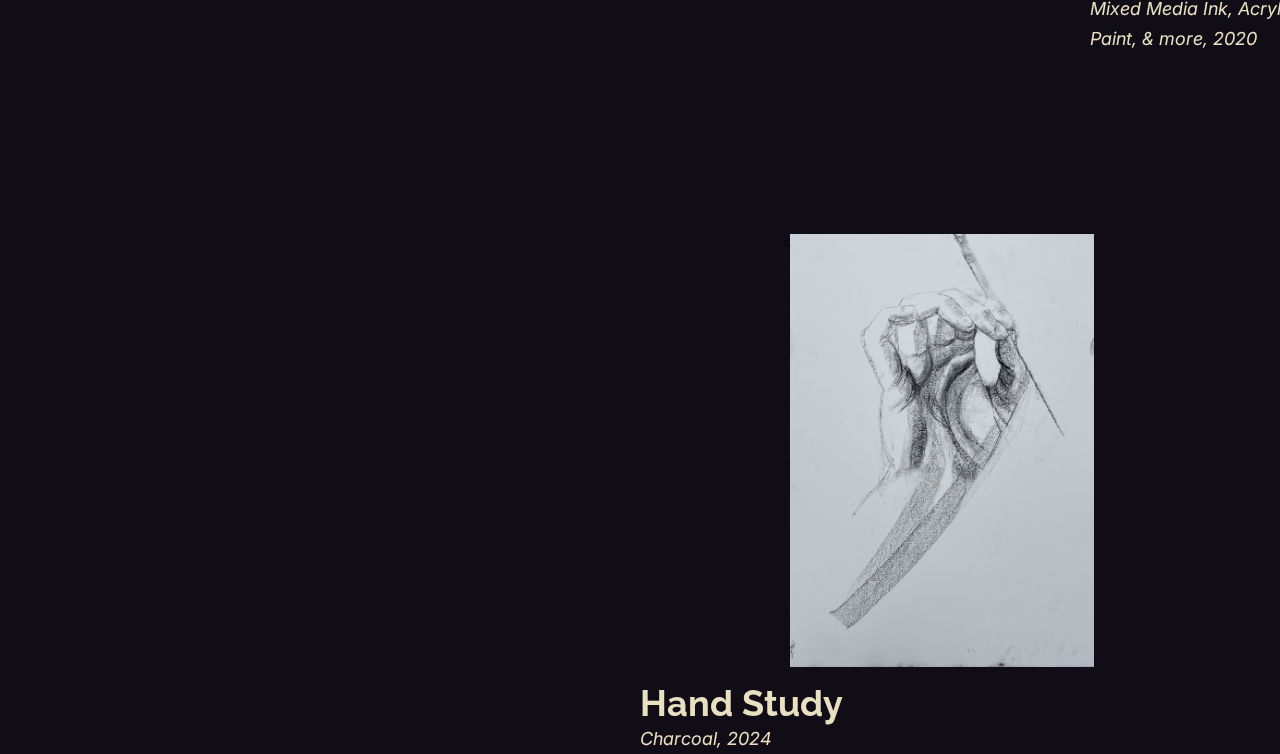
<file: illustration.html>
<!DOCTYPE html>
<html>
  <head>
    <meta charset="utf-8" />
    <meta http-equiv="X-UA-Compatible" content="IE=edge" />
    <link rel="icon" type="image/x-icon" href="img/logomarkBGfav.svg">
    <meta name="viewport" content="width=device-width, initial-scale=1.0" />
    <link rel="stylesheet" href="css/main.css" />
    <!-- HTML Meta Tags -->
    <title>Colin Dunne</title>
    <meta name="description" content="Artist and designer. Specialist in visual design, illustration, and "cool shtuff".">

    <!-- Facebook Meta Tags -->
    <meta property="og:url" content="https://colindunnehere.github.io/">
    <meta property="og:type" content="website">
    <meta property="og:title" content="Colin Dunne">
    <meta property="og:description" content="Artist and designer. Specialist in visual design, illustration, and "cool shtuff".">
    <meta property="og:image" content="https://drive.google.com/uc?export=view&id=1ELfHMa9HEq1to15quq1-2TWrexl147Wx">

    <!-- Twitter Meta Tags -->
    <meta name="twitter:card" content="summary_large_image">
    <meta property="twitter:domain" content="colindunnehere.github.io">
    <meta property="twitter:url" content="https://colindunnehere.github.io/">
    <meta name="twitter:title" content="Colin Dunne">
    <meta name="twitter:description" content="Artist and designer. Specialist in visual design, illustration, and "cool shtuff".">
    <meta name="twitter:image" content="https://drive.google.com/uc?export=view&id=1ELfHMa9HEq1to15quq1-2TWrexl147Wx">
 <!-- Meta Tags Generated via https://www.opengraph.xyz -->

    <!--
    <link rel="preload" as="image" href="img/illustration/a_good_boy_S.jpg">
    <link rel="preload" as="image" href="img/illustration/at_peace_S.jpg">
    <link rel="preload" as="image" href="img/illustration/distant_fortune_S.jpg">
    <link rel="preload" as="image" href="img/illustration/drapery_S.jpg">
    <link rel="preload" as="image" href="img/illustration/for_the_road_S.jpg">
    <link rel="preload" as="image" href="img/illustration/hidden_smiles_S.jpg">> 
    <link rel="preload" as="image" href="img/illustration/journey_S.jpg">
    <link rel="preload" as="image" href="img/illustration/just_around_the_corner_S.jpeg">
    <link rel="preload" as="image" href="img/illustration/little_helper_S.jpeg">
    <link rel="preload" as="image" href="img/illustration/red_spy_S.jpg">
    <link rel="preload" as="image" href="img/illustration/reflection_S.jpg">
    <link rel="preload" as="image" href="img/illustration/rise_img_S.jpg">
    <link rel="preload" as="image" href="img/illustration/self_port_S.jpg">
    <link rel="preload" as="image" href="img/illustration/snow_angel_S.jpg">
    
    <link rel="preload" as="image" href="img/illustration">-->

  </head>
  <body id="illusBod" > <!-- onload="illusLoad()" -->
    <section class="mobileHeaderGrid">
      <section class="mobileLogo">
        <a href="index.html"><img
            src="img/logotype_horizontal.svg"
            alt="Logo innitials 'CD' with name 'colin dunne' below it"
            id="mobileLogoImg"
          /></a>
      </section>
      <div class="wrapper">
  <div class="hamburger-menu-button" onclick="toggleMenu()">
      <div class="hamburger-menu"> 
  </div>
</div>
      </section>

      <section id="mobileNav">
        <img src="img/mobilevector.svg" class="mobilevector"/>
        <nav id="mobileNavItems">
        <a href="index.html">Design</a>
        <a href="web.html">Web</a>
        <a href="illustration.html" class="navactive">Illustration</a>
        <a href="about.html">About</a>
        <a href="contact.html">Contact</a>
        </nav>
        
    </section>
        <!-- Made By Aditya Rahmanda -->


<!--<div class="menu">
      <button class="menu__toggle r-button" type="button">
        <span class="menu__hamburger m-hamburger">
          <span class="m-hamburger__label">
            <span class="menu__toggle-hint screen-reader">Open menu</span>
          </span>
        </span>
      </button>
      <nav class="menu__nav">
        <section class="navsectionB">
          <a href="index.html">Design</a>
          <a href="illustration.html" class="navactive">Illustration</a>
            <a href="about.html">About</a>
            <a href="contact.html">Contact</a>
        </section>
        
      </nav>
    </div>-->

      
    
    
    <!--Header/left nav bar-->
    <nav class="one">
      <section>
        <a href="index.html"><img
          src="img/logotype.svg"
          alt="Logo innitials 'CD' with name 'colin dunne' below it"
        /></a>
      </section>

      <section class="navsection">
        <a href="index.html">Design</a>
        <a href="web.html">Web</a>
        <a href="illustration.html" class="navactive">Illustration</a>
        <a href="about.html">About</a>
        <a href="contact.html">Contact</a>
      </section>
    </nav>
    <div class="menu">
      <button class="menu__toggle r-button" type="button">
        <span class="menu__hamburger m-hamburger">
          <span class="m-hamburger__label">
            <span class="menu__toggle-hint screen-reader">Open menu</span>
          </span>
        </span>
      </button>
      <nav class="menu__nav">
        <section class="navsectionB">
          <a href="index.html">Design</a>
          <a href="web.html">Web</a>
          <a href="illustration.html" class="navactive">Illustration</a>
            <a href="about.html">About</a>
            <a href="contact.html">Contact</a>
        </section>
      </nav>
    </div>
    <!--<nav class="burgerbod">
      <div class="burgerbuns" onclick="this.classList.toggle('active')">
        <svg xmlns="http://www.w3.org/2000/svg" width="150" height="150" viewBox="0 0 200 200">
              <g stroke-width="6.5" stroke-linecap="round">
                <path
                  d="M72 82.286h28.75"
                  fill="#009100"
                  fill-rule="evenodd"
                  stroke="#fff"
                />
                <path
                  d="M100.75 103.714l72.482-.143c.043 39.398-32.284 71.434-72.16 71.434-39.878 0-72.204-32.036-72.204-71.554"
                  fill="none"
                  stroke="#fff"
                />
                <path
                  d="M72 125.143h28.75"
                  fill="#009100"
                  fill-rule="evenodd"
                  stroke="#fff"
                />
                <path
                  d="M100.75 103.714l-71.908-.143c.026-39.638 32.352-71.674 72.23-71.674 39.876 0 72.203 32.036 72.203 71.554"
                  fill="none"
                  stroke="#fff"
                />
                <path
                  d="M100.75 82.286h28.75"
                  fill="#009100"
                  fill-rule="evenodd"
                  stroke="#fff"
                />
                <path
                  d="M100.75 125.143h28.75"
                  fill="#009100"
                  fill-rule="evenodd"
                  stroke="#fff"
                />
              </g>
            </svg>
          </div>
    </nav> -->

    <!--Biline-->
    <section class="two">
      <section id="workbiline">
        <h1 class="workbilineM" id="illusMidline">Illustration</h1>
        <h4 id="abouth3">
          Traditional & experimental
        </h4>
      </section>
    </section>

    <!--Rotating "C" Source: http://thenewcode.com/279/Rotate-Elements-on-Scroll-with-JavaScript-->
    <!--Color Changing Source: https://codepen.io/webopixel/pen/wWWWzL-->
    <section class="rCgrid">
      <section class="rCflex">
        <svg
          class="rotatingC"
          viewBox="0 0 528 528"
          fill='rgb(55,2,74)'
          xmlns="http://www.w3.org/2000/svg"
          xmlns:xlink="http://www.w3.org/1999/xlink"
          version="1.1"
        >
          <path
            id="rotatingCinternalID"
            d="M173.281 264C173.281 213.898 213.904 173.271 264 173.271C314.096 173.271 354.719 213.898 354.719 264H528C527.937 118.212 409.771 0 263.969 0C118.166 0 0 118.212 0 264C0 409.788 118.198 528 263.969 528V354.698C213.873 354.698 173.25 314.071 173.25 263.969L173.281 264Z"
            
          />
          <g stroke="none" fill="none">
          </g>
        </svg>
      </section>
    </section>


    <!--Portfolio overlay images-->
    <div class="overlay" id="skull" onclick="off('skull')"><img src="img/illustration/hidden_smiles.webp" alt="" class="overlayportrait"/></div>
    <div class="overlay" id="drapery" onclick="off('drapery')"><img src="img/illustration/drapery.webp" alt="" class="overlaylandscape"/></div>
    <div class="overlay" id="newman" onclick="off('newman')"><img src="img/illustration/a_good_boy.webp" alt="" class="overlayportrait"/></div>
    <div class="overlay" id="peace" onclick="off('peace')"><img src="img/illustration/at_peace.webp" alt="" class="overlaylandscape"/></div>
    <div class="overlay" id="snowAngel" onclick="off('snowAngel')"><img src="img/illustration/snow_angel.webp" alt="" class="overlayportrait"/></div>
    <div class="overlay" id="journey" onclick="off('journey')"><img src="img/illustration/journey.webp" alt="" class="overlayportrait"/></div>
    <div class="overlay" id="self" onclick="off('self')"><img src="img/illustration/self_port.webp" alt="" class="overlayportrait"/></div>
    <div class="overlay" id="helper" onclick="off('helper')"><img src="img/illustration/little_helper.webp" alt="" class="overlayportrait"/></div>
    <div class="overlay" id="road" onclick="off('road')"><img src="img/illustration/for_the_road.webp" alt="" class="overlayportrait"/></div>
    <div class="overlay" id="spy" onclick="off('spy')"><img src="img/illustration/red_spy.webp" alt="" class="overlayportrait"/></div>
    <div class="overlay" id="reflection" onclick="off('reflection')"><img src="img/illustration/reflection.webp" alt="" class="overlayportrait"/></div>
    <div class="overlay" id="corner" onclick="off('corner')"><img src="img/illustration/just_around_the_corner.webp" alt="" class="overlayportrait"/></div>
    <div class="overlay" id="fortune" onclick="off('fortune')"><img src="img/illustration/distant_fortune.webp" alt="" class="overlayportrait"/></div>
    <div class="overlay" id="rise" onclick="off('rise')"><img src="img/illustration/rise_img.webp" alt="" class="overlayportrait"/></div>

    <div class="overlay" id="handstudy" onclick="off('handstudy')"><img src="img/illustration/hand_study_flo24.jpg" alt="" class="overlayportrait"/></div>
    <div class="overlay" id="dante" onclick="off('dante')"><img src="img/illustration/dante_flo24.jpg" alt="" class="overlayportrait"/></div>
    <div class="overlay" id="cfigure" onclick="off('cfigure')"><img src="img/illustration/color_figure_study_flo24.jpg" alt="" class="overlayportrait"/></div>
    <div class="overlay" id="figure" onclick="off('figure')"><img src="img/illustration/figure_study_flo24.jpg" alt="" class="overlayportrait"/></div>
    <div class="overlay" id="royal" onclick="off('royal')"><img src="img/illustration/final_Fall_24_Drawing_Project.webp" alt="" class="overlayportrait"/></div>


    <!--Portfolio work-->
    <section class="three">
      <section class="portimg1">
        <section class="topportimg">
          <img src="img/illustration/hidden_smiles_S.webp" alt="" class="port_illus" id="top_illus"/>
          <div class="overlayhover" onclick="on('skull')"> <div></div></div>
        </section>
      </section>
      <h3 class="porttxtT">Hidden Smiles</h3>
      <p class="porttxt"><i>Graphite, 2019</i></p>
      <!--<p class="porttxtD">By March 2022, 4.3 million children in Ukraine had been displaced- more than half of the 7.5 million total child population. This piece is not to just communicate these numbers of the war, but to grip at the fact that this is a reality that these children live.</p> -->
    </section>
    

    <section class="four">
      <section class="portfolio">
        <section class="portimg">
          <img src="img/illustration/drapery_S.webp" alt="" onclick="on('drapery')" class="port_illus"/>
          <div class="overlayhover2" onclick="on('drapery')"> <div></div></div>
        </section>
      </section>
      <h3 class="porttxtT">Drapery Study</h3>
      <p class="porttxt"><i>Graphite, 2019</i></p>
      <!--<p class="porttxtD">A drapery study</p> -->
    </section>

    <section class="five">
      <section class="portfolio">
        <section class="portimg">
          <img src="img/illustration/a_good_boy_S.webp" alt="" class="port_illus"/>
          <div class="overlayhover2" onclick="on('newman')"> <div></div></div>
        </section>
      </section>
      <h3 class="porttxtT">A Good Boy</h3>
      <p class="porttxt"><i>Colored Pencil & White Gouache, 2020</i></p>
      <!--<p class="porttxtD">My dog, Newman, who loved to hang out on the couch :)</p>-->
    </section>

    <section class="six">
      <section class="portfolio">
        <section class="portimg">
          <img src="img/illustration/at_peace_S.webp" alt="" class="port_illus"/>
          <div class="overlayhover2" onclick="on('peace')"> <div></div></div>
        </section>
      </section>
      <h3 class="porttxtT">At Peace</h3>
      <p class="porttxt"><i>Product Design Accordion Booklet, 2020</i></p>
      <!--<p class="porttxtD">A piece for my parents, who lost my older sister before I was born.</p>-->
    </section>

    <section class="seven">
      <section class="portfolio">
        <section class="portimg">
          <img src="img/illustration/journey_S.webp" class="port_illus"/>
          <div class="overlayhover2" onclick="on('journey')"> <div></div></div>
        </section>
      </section>
      <h3 class="porttxtT">Journey</h3>
      <p class="porttxt"><i>Colored Pencil, 2021</i></p>
      <!--<p class="porttxtD">Placed on the opposite leg, this tattoo design was made to look up at my first tattoo (a rose). At the time it was my first Goliath, and now I wear it.</p>-->
    </section>

    <section class="eightillus">
      <section class="portfolio">
        <section class="portimg">
          <img src="img/illustration/snow_angel_S.webp" class="port_illus"/>
          <div class="overlayhover2" onclick="on('snowAngel')"> <div></div></div>
        </section>
      </section>
      <h3 class="porttxtT">Snow Angel</h3>
      <p class="porttxt"><i>Colored Pencil & White Ink, 2021</i></p>
      <!--<p class="porttxtD">Placed on the opposite leg, this tattoo design was made to look up at my first tattoo (a rose). At the time it was my first Goliath, and now I wear it.</p>-->
    </section>

    <section class="nine">
      <section class="portfolio">
        <section class="portimg">
          <img src="img/illustration/self_port_S.webp" class="port_illus"/>
          <div class="overlayhover2" onclick="on('self')"> <div></div></div>
        </section>
      </section>
      <h3 class="porttxtT">Self Portrait</h3>
      <p class="porttxt"><i>Micron Ink, 2019</i></p>
      <!--<p class="porttxtD">Placed on the opposite leg, this tattoo design was made to look up at my first tattoo (a rose). At the time it was my first Goliath, and now I wear it.</p>-->
    </section>

    <section class="ten">
      <section class="portfolio">
        <section class="portimg">
          <img src="img/illustration/little_helper_S.webp" class="port_illus"/>
          <div class="overlayhover2" onclick="on('helper')"> <div></div></div>
        </section>
      </section>
      <h3 class="porttxtT">Little Helper</h3>
      <p class="porttxt"><i>Mixed Media Graphite & Colored Pencil, 2021</i></p>
      <!--<p class="porttxtD">Placed on the opposite leg, this tattoo design was made to look up at my first tattoo (a rose). At the time it was my first Goliath, and now I wear it.</p>-->
    </section>

    <section class="eleven">
      <section class="portfolio">
        <section class="portimg">
          <img src="img/illustration/reflection_S.webp" class="port_illus"/>
          <div class="overlayhover2" onclick="on('reflection')"> <div></div></div>
        </section>
      </section>
      <h3 class="porttxtT">Reflection</h3>
      <p class="porttxt"><i>Charcoal, 2020</i></p>
      <!--<p class="porttxtD">Placed on the opposite leg, this tattoo design was made to look up at my first tattoo (a rose). At the time it was my first Goliath, and now I wear it.</p>-->
    </section>

    <section class="twelve">
      <section class="portfolio">
        <section class="portimg">
          <img src="img/illustration/for_the_road_S.webp" class="land_illus"/>
          <div class="overlayhover2" onclick="on('road')"> <div></div></div>
        </section>
      </section>
      <h3 class="porttxtT">For The Road</h3>
      <p class="porttxt"><i>Colored Pencil, 2020</i></p>
      <!--<p class="porttxtD">Placed on the opposite leg, this tattoo design was made to look up at my first tattoo (a rose). At the time it was my first Goliath, and now I wear it.</p>-->
    </section>

    <section class="thirteen">
      <section class="portfolio">
        <section class="portimg">
          <img src="img/illustration/red_spy_S.webp" class="port_illus">
          <div class="overlayhover2" onclick="on('spy')"> <div></div></div>
        </section>
      </section>
      <h3 class="porttxtT">The Red Spy</h3>
      <p class="porttxt"><i>Colored Pencil, 2020</i></p>
      <!--<p class="porttxtD">Placed on the opposite leg, this tattoo design was made to look up at my first tattoo (a rose). At the time it was my first Goliath, and now I wear it.</p>-->
    </section>

    <section class="fourteen">
      <section class="portfolio">
        <section class="portimg">
          <img src="img/illustration/just_around_the_corner_S.webp" class="port_illus"/>
          <div class="overlayhover2" onclick="on('corner')"> <div></div></div>
        </section>
      </section>
      <h3 class="porttxtT">Just Around The Corner</h3>
      <p class="porttxt"><i>Colored Pencil, 2020</i></p>
      <!--<p class="porttxtD">Placed on the opposite leg, this tattoo design was made to look up at my first tattoo (a rose). At the time it was my first Goliath, and now I wear it.</p>-->
    </section>

    <section class="fifteen">
      <section class="portfolio">
        <section class="portimg">
          <img src="img/illustration/distant_fortune_S.webp" class="land_illus"/>
          <div class="overlayhover2" onclick="on('fortune')"> <div></div></div>
        </section>
      </section>
      <h3 class="porttxtT">Distant Fortune</h3>
      <p class="porttxt"><i>Colored Pencil, 2020</i></p>
      <!--<p class="porttxtD">A piece on the .</p>-->
    </section>

    <section class="sixteen">
      <section class="portfolio">
        <section class="portimg">
          <img src="img/illustration/rise_img_S.webp" class="port_illus"/>
          <div class="overlayhover2" onclick="on('rise')"> <div></div></div>
        </section>
      </section>
      <h3 class="porttxtT">Rise</h3>
      <p class="porttxt"><i>Mixed Media Ink, Acrylic Paint, & more, 2020</i></p>
      <!--<p class="porttxtD">This experimental piece was made to combine elements of illustration, motion, and depth. Created during the height of the pandemic, 
        this piece was made using supplies found around home such as cardboard, popcicle sticks, and extra screws. The piece was designed like a book's pull tab 
        to move the elevated hands.</p>-->
    </section>

    <section class="seventeen">
      <section class="portfolio">
        <section class="portimg">
          <<img src="img/illustration/hand_study_flo24_S.jpg" class="port_illus"/>
          <div class="overlayhover2" onclick="on('handstudy')"> <div></div></div>
        </section>
      </section>
      <h3 class="porttxtT">Hand Study</h3>
      <p class="porttxt"><i>Charcoal, 2024</i></p>
      <!--<p class="porttxtD">This experimental piece was made to combine elements of illustration, motion, and depth. Created during the height of the pandemic, 
        this piece was made using supplies found around home such as cardboard, popcicle sticks, and extra screws. The piece was designed like a book's pull tab 
        to move the elevated hands.</p>-->
    </section>

    <section class="eighteen">
      <section class="portfolio">
        <section class="portimg">
          <img src="img/illustration/dante_flo24_S.jpg" class="port_illus"/>
          <div class="overlayhover2" onclick="on('dante')"> <div></div></div>
        </section>
      </section>
      <h3 class="porttxtT">Dante</h3>
      <p class="porttxt"><i>Graphite, 2024</i></p>
      <!--<p class="porttxtD">This experimental piece was made to combine elements of illustration, motion, and depth. Created during the height of the pandemic, 
        this piece was made using supplies found around home such as cardboard, popcicle sticks, and extra screws. The piece was designed like a book's pull tab 
        to move the elevated hands.</p>-->
    </section>

    <section class="nineteen">
      <section class="portfolio">
        <section class="portimg">
          <img src="img/illustration/color_figure_study_flo24_S.jpg" class="port_illus"/>
          <div class="overlayhover2" onclick="on('cfigure')"> <div></div></div>
        </section>
      </section>
      <h3 class="porttxtT">Model Figure Study</h3>
      <p class="porttxt"><i>Colored Pencil, 2024</i></p>
      <!--<p class="porttxtD">This experimental piece was made to combine elements of illustration, motion, and depth. Created during the height of the pandemic, 
        this piece was made using supplies found around home such as cardboard, popcicle sticks, and extra screws. The piece was designed like a book's pull tab 
        to move the elevated hands.</p>-->
    </section>

    <section class="twenty">
      <section class="portfolio">
        <section class="portimg">
          <img src="img/illustration/figure_study_flo24_S.jpg" class="port_illus"/>
          <div class="overlayhover2" onclick="on('figure')"> <div></div></div>
        </section>
      </section>
      <h3 class="porttxtT">Model Figure Study</h3>
      <p class="porttxt"><i>Charcoal, 2024</i></p>
      <!--<p class="porttxtD">This experimental piece was made to combine elements of illustration, motion, and depth. Created during the height of the pandemic, 
        this piece was made using supplies found around home such as cardboard, popcicle sticks, and extra screws. The piece was designed like a book's pull tab 
        to move the elevated hands.</p>-->
    </section>

    <section class="twentyone">
      <section class="portfolio">
        <section class="portimg">
          <img src="img/illustration/final_Fall_24_Drawing_Project_S.webp" class="land_illus"/>
          <div class="overlayhover2" onclick="on('royal')"> <div></div></div>
        </section>
      </section>
      <h3 class="porttxtT">Royal</h3>
      <p class="porttxt"><i>Ink, 2024</i></p>
      <!--<p class="porttxtD">This experimental piece was made to combine elements of illustration, motion, and depth. Created during the height of the pandemic, 
        this piece was made using supplies found around home such as cardboard, popcicle sticks, and extra screws. The piece was designed like a book's pull tab 
        to move the elevated hands.</p>-->
    </section>
   

    <!--Footer-->
    <section class="footersection">
      <img src="img/footvector.svg" class="footvector"/>
      <footer>
        <section class="footer">
          <!--Source: https://stackoverflow.com/questions/18813299/changing-image-on-hover-with-css-html by kurdt's -->
          <a href="https://www.linkedin.com/in/colin-dunne/" target="_blank"
            ><img
              src="img/linkedinlogo.svg"
              onmouseover="this.src='img/activelinkedinlogo.svg';"
              onmouseout="this.src='img/linkedinlogo.svg';"
              alt="link to my LinkedIn profile"
              id="linkedInLogo"
          /></a>
          <!--Source: https://www.rapidtables.com/web/html/mailto.html-->
          <a href="mailto:colindunnester@gmail.com" id="email">colindunnester@gmail.com</a>
        </section>
        <section class="footercopyright">
          <p class="footertxtsize">Copyright © 2025 ColinDunne. All Rights Reserved</p>
        </section>
      </footer>
    </section>
    <script src="js/illustration.js"></script>
  </body>
</html>
</file>
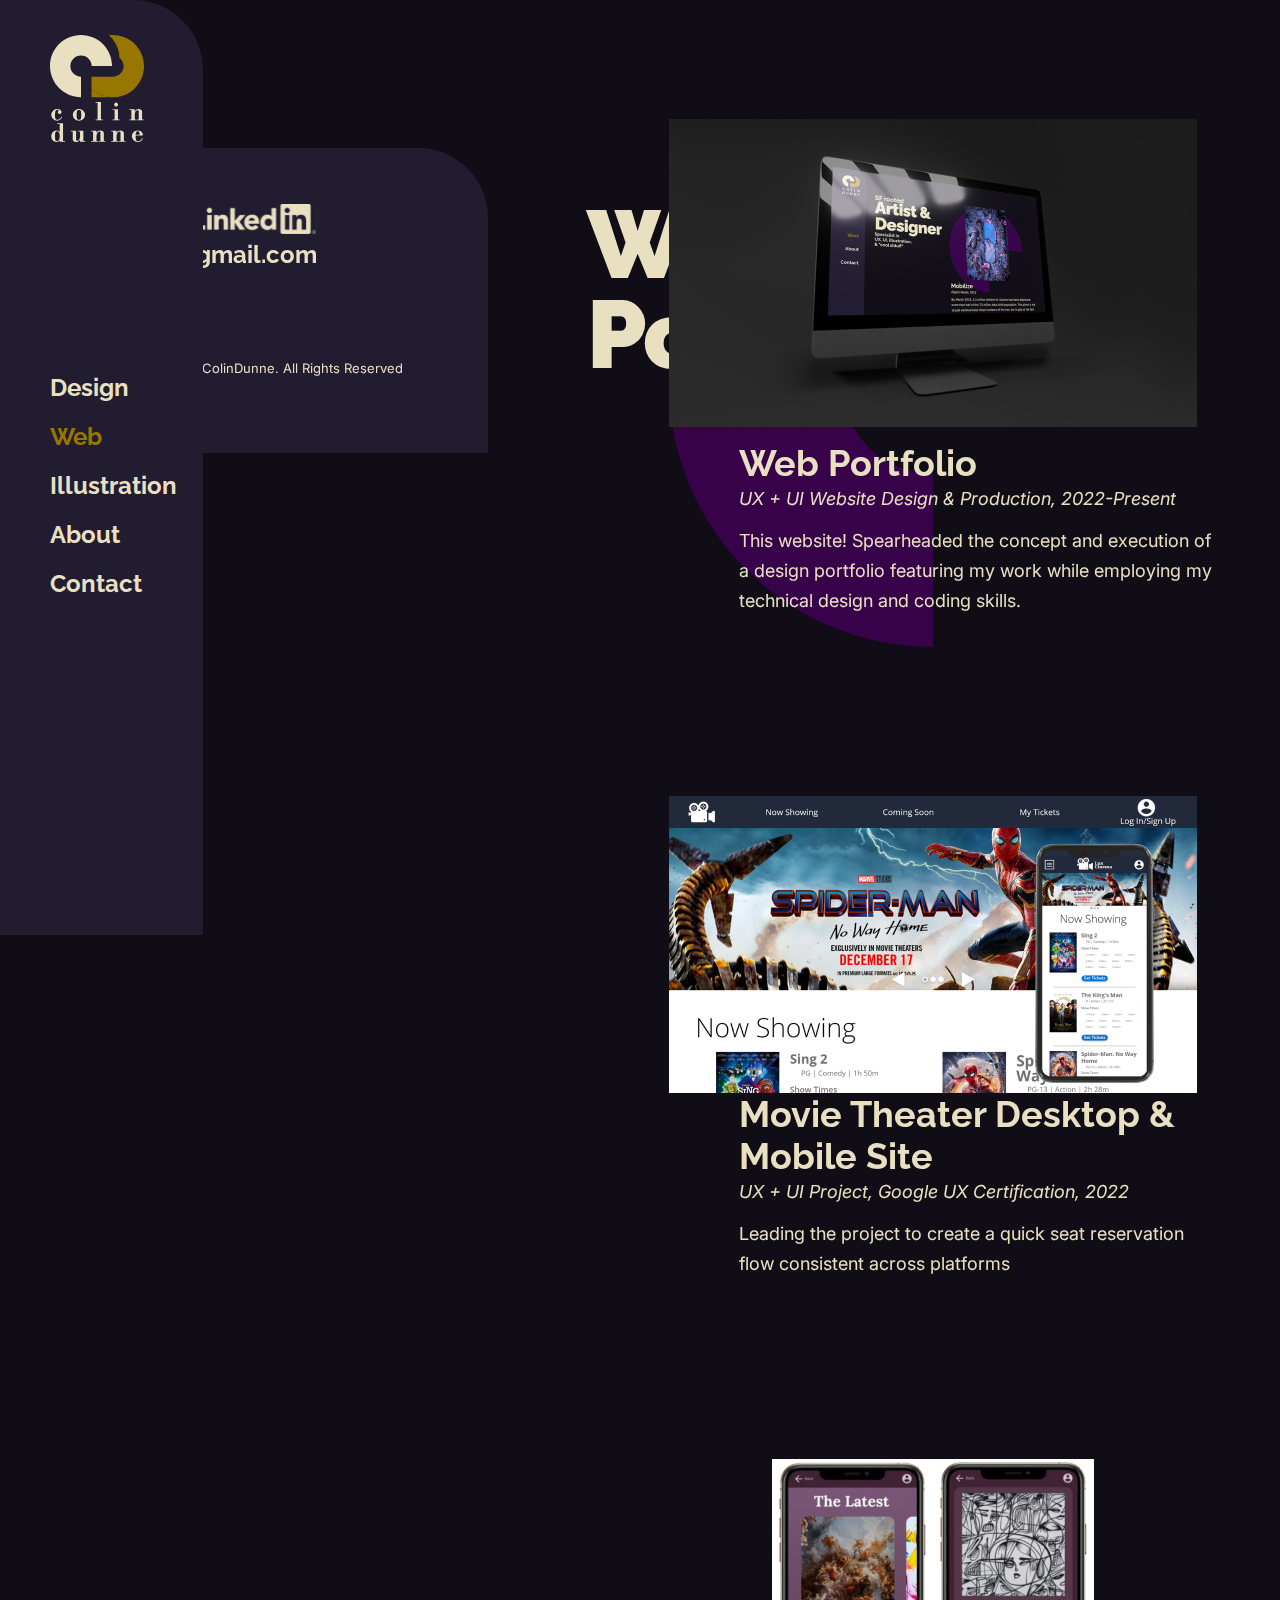
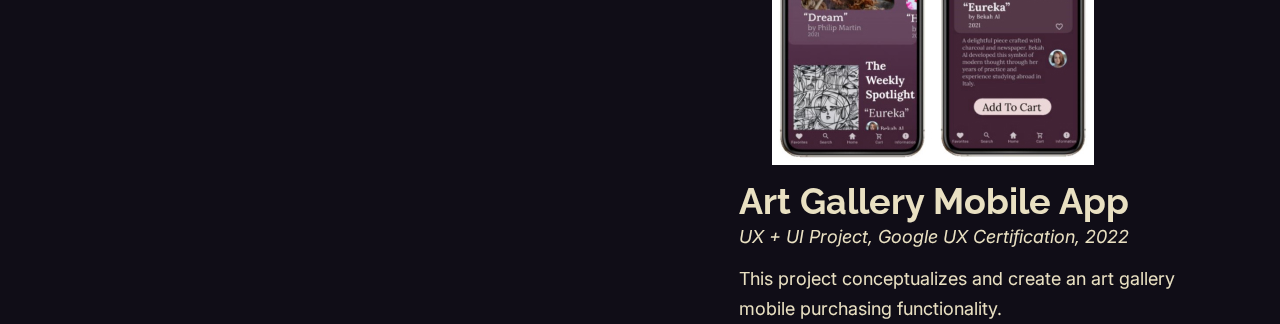
<file: portfolioWeb copy.html>
<!DOCTYPE html>
<html>
  <head>
    <meta charset="utf-8" />
    <meta http-equiv="X-UA-Compatible" content="IE=edge" />
    <title>Colin Dunne</title>
    <link rel="icon" type="image/x-icon" href="img/logomarkBGfav.svg">
    <meta name="description" content="" />
    <meta name="viewport" content="width=device-width, initial-scale=1.0" />
    <link rel="stylesheet" href="css/main.css" />
  </head>
  <body class="webProjBody">
    <section class="mobileHeaderGrid">
      <section class="mobileLogo">
        <a href="index.html"><img
            src="img/logotype_horizontal.svg"
            alt="Logo innitials 'CD' with name 'colin dunne' below it"
            id="mobileLogoImg"
          /></a>
      </section>
      <div class="wrapper">
  <div class="hamburger-menu-button" onclick="toggleMenu()">
      <div class="hamburger-menu"> 
  </div>
</div>
      </section>

      <section id="mobileNav">
        <img src="img/mobilevector.svg" class="mobilevector"/>
        <nav id="mobileNavItems">
        <a href="index.html">Design</a>
        <a href="web.html" class="navactive">Web</a>
        <a href="illustration.html">Illustration</a>
        <a href="about.html">About</a>
        <a href="contact.html">Contact</a>
        </nav>
        
    </section>
    
    
    <!--Header/left nav bar-->
    <nav class="one">
      <section>
        <a href="index.html"><img
          src="img/logotype.svg"
          alt="Logo innitials 'CD' with name 'colin dunne' below it"
        /></a>
      </section>
      

      <section class="navsection">
        <a href="index.html">Design</a>
        <a href="web.html" class="navactive">Web</a>
        <a href="illustration.html">Illustration</a>
        <a href="about.html">About</a>
        <a href="contact.html">Contact</a>
      </section>
    </nav>
    <div class="menu">
      <nav class="menu__nav">
        <section class="navsectionB">
          <a href="index.html">Design</a>
          <a href="web.html" class="navactive">Web</a>
          <a href="illustration.html">Illustration</a>
            <a href="about.html">About</a>
            <a href="contact.html">Contact</a>
        </section>
        
      </nav>
      <button class="menu__toggle r-button" type="button">
        <span class="menu__hamburger m-hamburger">
          <span class="m-hamburger__label">
            <span class="menu__toggle-hint screen-reader">Open menu</span>
          </span>
        </span>
      </button>
    </div>
    <!--<nav class="burgerbod">
      <div class="burgerbuns" onclick="this.classList.toggle('active')">
        <svg xmlns="http://www.w3.org/2000/svg" width="150" height="150" viewBox="0 0 200 200">
              <g stroke-width="6.5" stroke-linecap="round">
                <path
                  d="M72 82.286h28.75"
                  fill="#009100"
                  fill-rule="evenodd"
                  stroke="#fff"
                />
                <path
                  d="M100.75 103.714l72.482-.143c.043 39.398-32.284 71.434-72.16 71.434-39.878 0-72.204-32.036-72.204-71.554"
                  fill="none"
                  stroke="#fff"
                />
                <path
                  d="M72 125.143h28.75"
                  fill="#009100"
                  fill-rule="evenodd"
                  stroke="#fff"
                />
                <path
                  d="M100.75 103.714l-71.908-.143c.026-39.638 32.352-71.674 72.23-71.674 39.876 0 72.203 32.036 72.203 71.554"
                  fill="none"
                  stroke="#fff"
                />
                <path
                  d="M100.75 82.286h28.75"
                  fill="#009100"
                  fill-rule="evenodd"
                  stroke="#fff"
                />
                <path
                  d="M100.75 125.143h28.75"
                  fill="#009100"
                  fill-rule="evenodd"
                  stroke="#fff"
                />
              </g>
            </svg>
          </div>
    </nav> -->

    <!--Biline-->
    
    <section class="twoAB">
      <section id="workbiline">
        <h1 class="workbilineM" class="webProjbiline" id="illusMidline">Web Portfolio</h1>
        <!--
        <h4 id="abouth3">
          UX, UI, & front end coding
        </h4>-->
      </section>
    </section>

    <!--Rotating "C" Source: http://thenewcode.com/279/Rotate-Elements-on-Scroll-with-JavaScript-->
    <!--Color Changing Source: https://codepen.io/webopixel/pen/wWWWzL-->
    <section class="rCgrid">
      <section class="rCflex">
        <svg
          class="rotatingC"
          viewBox="0 0 528 528"
          fill='rgb(55,2,74)'
          xmlns="http://www.w3.org/2000/svg"
          xmlns:xlink="http://www.w3.org/1999/xlink"
          version="1.1"
        >
          <path
            id="rotatingCinternalID"
            d="M173.281 264C173.281 213.898 213.904 173.271 264 173.271C314.096 173.271 354.719 213.898 354.719 264H528C527.937 118.212 409.771 0 263.969 0C118.166 0 0 118.212 0 264C0 409.788 118.198 528 263.969 528V354.698C213.873 354.698 173.25 314.071 173.25 263.969L173.281 264Z"
            
          />
          <g stroke="none" fill="none">
          </g>
        </svg>
      </section>
    </section>


    <!--Portfolio work-->
    <section class="three">
      <section class="portimg1">
        <section class="topportimg">
          <img src="img/web/portfolioWireframeS.png" alt="" class="imgwidth"/>
          <a href="portfolioWeb.html"><div class="overlayhover"> <div></div></div></a>
        </section>
      </section>
      <h3 class="porttxtT">Web Portfolio</h3>
      <p class="porttxt"><i>UX + UI Website Design & Production, 2022-Present</i></p>
      <p class="porttxtD">This website! Spearheaded the concept and execution of a design portfolio featuring my work while employing my technical design and coding skills.</p>
    </section>
    

    <section class="four">
      <section class="portfolio">
        <section class="portimg">
          <img src="img/web/theaterSiteS.png" alt="" class="imgwidth"/>
          <div class="overlayhover2"  onclick="on('iconsofSF')"> <div></div></div>
        </section>
        <h3 class="porttxt">Movie Theater Desktop & Mobile Site</h3>
      <p class="porttxt"><i>UX + UI Project, Google UX Certification, 2022</i></p>
      <p class="porttxtD">Leading the project to create a quick seat reservation flow consistent across platforms</p>
      </section>
    </section>

    <section class="five">
      <section class="portfolio">
        <section class="portimg">
          <img src="img/web/artGalleryApp.jpg" alt="" class="imgwidth" onclick="on('brand')"/>
          <div class="overlayhover2"  onclick="on('brand')"> <div></div></div>
        </section>
        <h3 class="porttxtT">Art Gallery Mobile App</h3>
      <p class="porttxt"><i>UX + UI Project, Google UX Certification, 2022</i></p>
      <p class="porttxtD">This project conceptualizes and create an art gallery mobile purchasing functionality.</p>
      </section>
    </section>

    <!--
    <section class="six">
      <section class="portfolio">
        <section class="portimg">
          <img src="img/accordionbook.png" alt="" class="imgwidth" onclick="on('accordion')"/>
          <div class="overlayhover2"  onclick="on('accordion')"> <div></div></div>
        </section>
        <h3 class="porttxtT">Accordion Book</h3>
      <p class="porttxt"><i>Product Design Accordion Booklet, 2022</i></p>
      <p class="porttxtD">A designed and produced booklet featuring the work of director James Cameron. Featuring the behind the scenes storyboards to his movies that have drawn him as an inspiration to me in curating projects, this production covers his background, work, and achievements from the beginning to his career to the published date.</p>
      </section>
    </section>

    <section class="seven">
      <section class="portfolio">
        <section class="portimg">
          <img src="img/dave.jpg" alt="" class="imgwidth" onclick="on('dave')"/>
          <div class="overlayhover2"  onclick="on('dave')"> <div></div></div>
        </section>
        <h3 class="porttxtT">Dave</h3>
      <p class="porttxt"><i>Digital Media Tattoo Design, 2022</i></p>
      <p class="porttxtD">Placed on the opposite leg, this tattoo design was made to look up at my first tattoo (a rose). At the time it was my first Goliath, and now I wear it.</p>
      </section>
    </section>

    <section class="eightillus">
      <section class="portfolio">
        <section class="portimg">
          <img src="img/typKlingspor_S.png" class="toptypimgwidth" onclick="on('klingspor')"/>
          <div class="overlayhover2"  onclick="on('klingspor')"> <div></div></div>
        </section>
        <h3 class="porttxtT">Wilhelm Klingspor Gotisch</h3>
      <p class="porttxt"><i>Digital Media & Research Print Poster Series (1/3), 30x40 in, 2022</i></p>
      <p class="porttxtD">This piece explores the history of the font Wilhelm Klingspor Gotisch and its creator Rudolf Koch. Its design derives inspiration from the media of its time under a contemporary eye.</p>
      </section>
      
    </section>

    <section class="nine">
      <section class="portfolio">
        <section class="portimg">
          <img src="img/typModern_S.png" class="typimgwidth" onclick="on('modern')"/>
          <div class="overlayhover2"  onclick="on('modern')"> <div></div></div>
        </section>
         <h3 class="porttxtT">Modern No. 20</h3>
      <p class="porttxt"><i>Digital Media & Research Print Poster Series (2/3), 30x40 in, 2022</i></p>
      <p class="porttxtD">This print project heavily sources imagery from the original in-house design magazine the font Modern No. 20 was published in and reflects on its history and creator Stephenson Blake. From color to composition, this piece derives inspiration from the past while applying new design concepts and methods.</p>
      </section>
     
    </section>

    <section class="ten">
      <section class="portfolio">
        <section class="portimg">
          <img src="img/typHelvetica_S.png" class="typimgwidth" onclick="on('helvetica')"/>
          <div class="overlayhover2"  onclick="on('helvetica')"> <div></div></div>
        </section>
        <h3 class="porttxtT">Helvetica</h3>
      <p class="porttxt"><i>Digital Media & Research Print Poster Series (3/3), 30x40 in, 2022</i></p>
      <p class="porttxtD">This piece dives into the font created by Max Miedinger and Edüard Hoffmann, Helvetica, and how it has developed over time to impact design and harbor social and political implications lasting to this day.</p>        
      </section>
      
    </section>

    <section class="eleven">
      <section class="portfolio">
        <section class="portimg">
          <a href="https://vimeo.com/799319219" target="_blank"><img src="img/how2makescrambledeggs.JPG" class="vidimgwidth" /></a>
          <div class="overlayhover2"> <div></div></div>
        </section>
        <h3 class="porttxtT">How To Make Scrambled Eggs</h3>
      <p class="porttxt"><i>Video, 2023</i></p>
      <p class="porttxtD">An entertaining short film in the form of a "how to" video, this project incorporates narration, sound, direction, and animation by me.</p>
      </section>
      
    </section>

    <section class="twelve">
      <section class="portfolio">
        <section class="portimg">
          <img src="img/typComp.png" class="typimgwidth" onclick="on('typComp')"/>
          <div class="overlayhover2" onclick="on('typComp')"> <div></div></div>
        </section>
        <h3 class="porttxtT">After his fall</h3>
      <p class="porttxt"><i>Poster series, 2022</i></p>
      </section>
      <p class="porttxtD">A challenge prompt to create a typographical composition with only one font and two different character sizes. I selected and sourced text from "Divine Justice and The Human Order: An Islamic Perspective" by Azizah Y. al-Hibri to guide the design's inspiration and direction.</p>
    </section>

    -->
    

    <!--Footer-->
    <section class="footersection">
      <img src="img/footvector.svg" class="footvector"/>
      <footer>
        <section class="footer">
          <!--Source: https://stackoverflow.com/questions/18813299/changing-image-on-hover-with-css-html by kurdt's -->
          <a href="https://www.linkedin.com/in/colin-dunne/" target="_blank"
            ><img
              src="img/linkedinlogo.svg"
              onmouseover="this.src='img/activelinkedinlogo.svg';"
              onmouseout="this.src='img/linkedinlogo.svg';"
              alt="link to my LinkedIn profile"
              id="linkedInLogo"
          /></a>
          <!--Source: https://www.rapidtables.com/web/html/mailto.html-->
          <a href="mailto:colindunnester@gmail.com" id="email">colindunnester@gmail.com</a>
        </section>
        <section class="footercopyright">
          <p class="footertxtsize">Copyright © 2025 ColinDunne. All Rights Reserved</p>
        </section>
      </footer>
    </section>
    <script src="js/index.js"></script>
  </body>
</html>
</file>
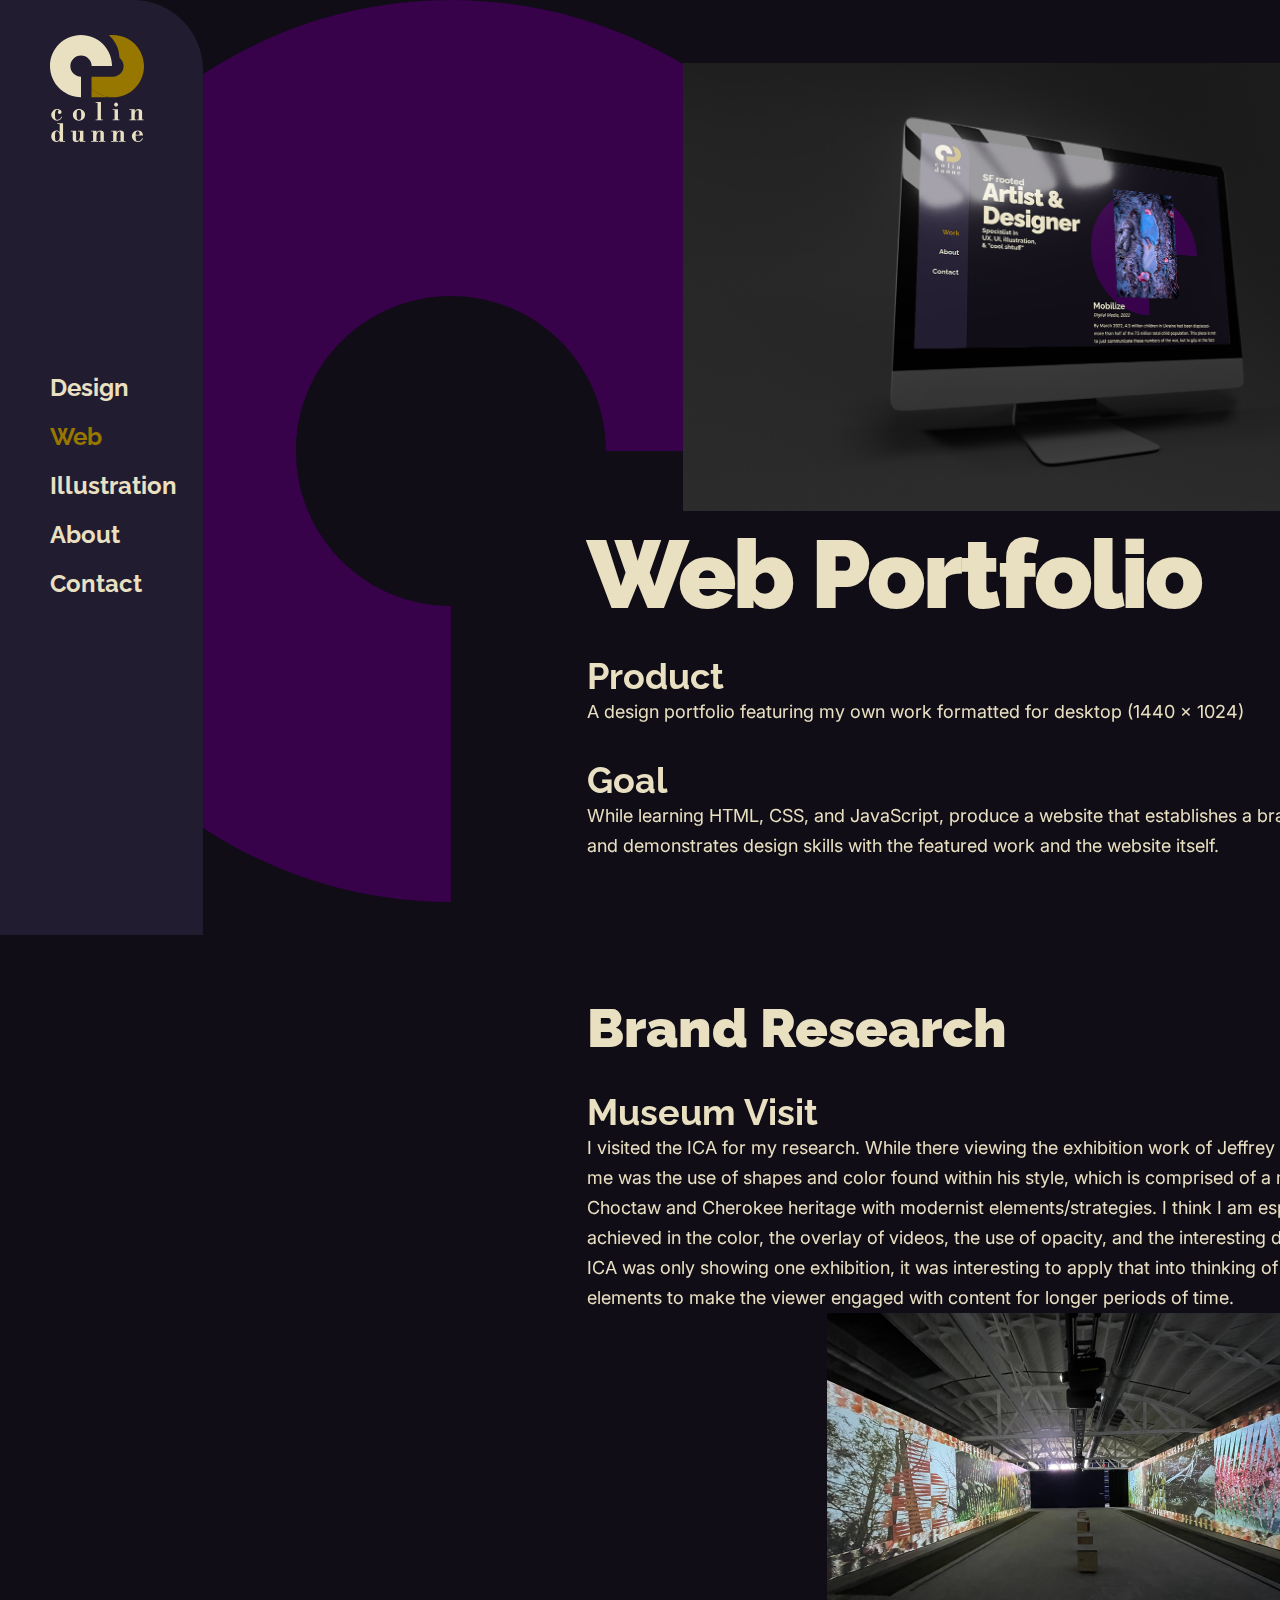
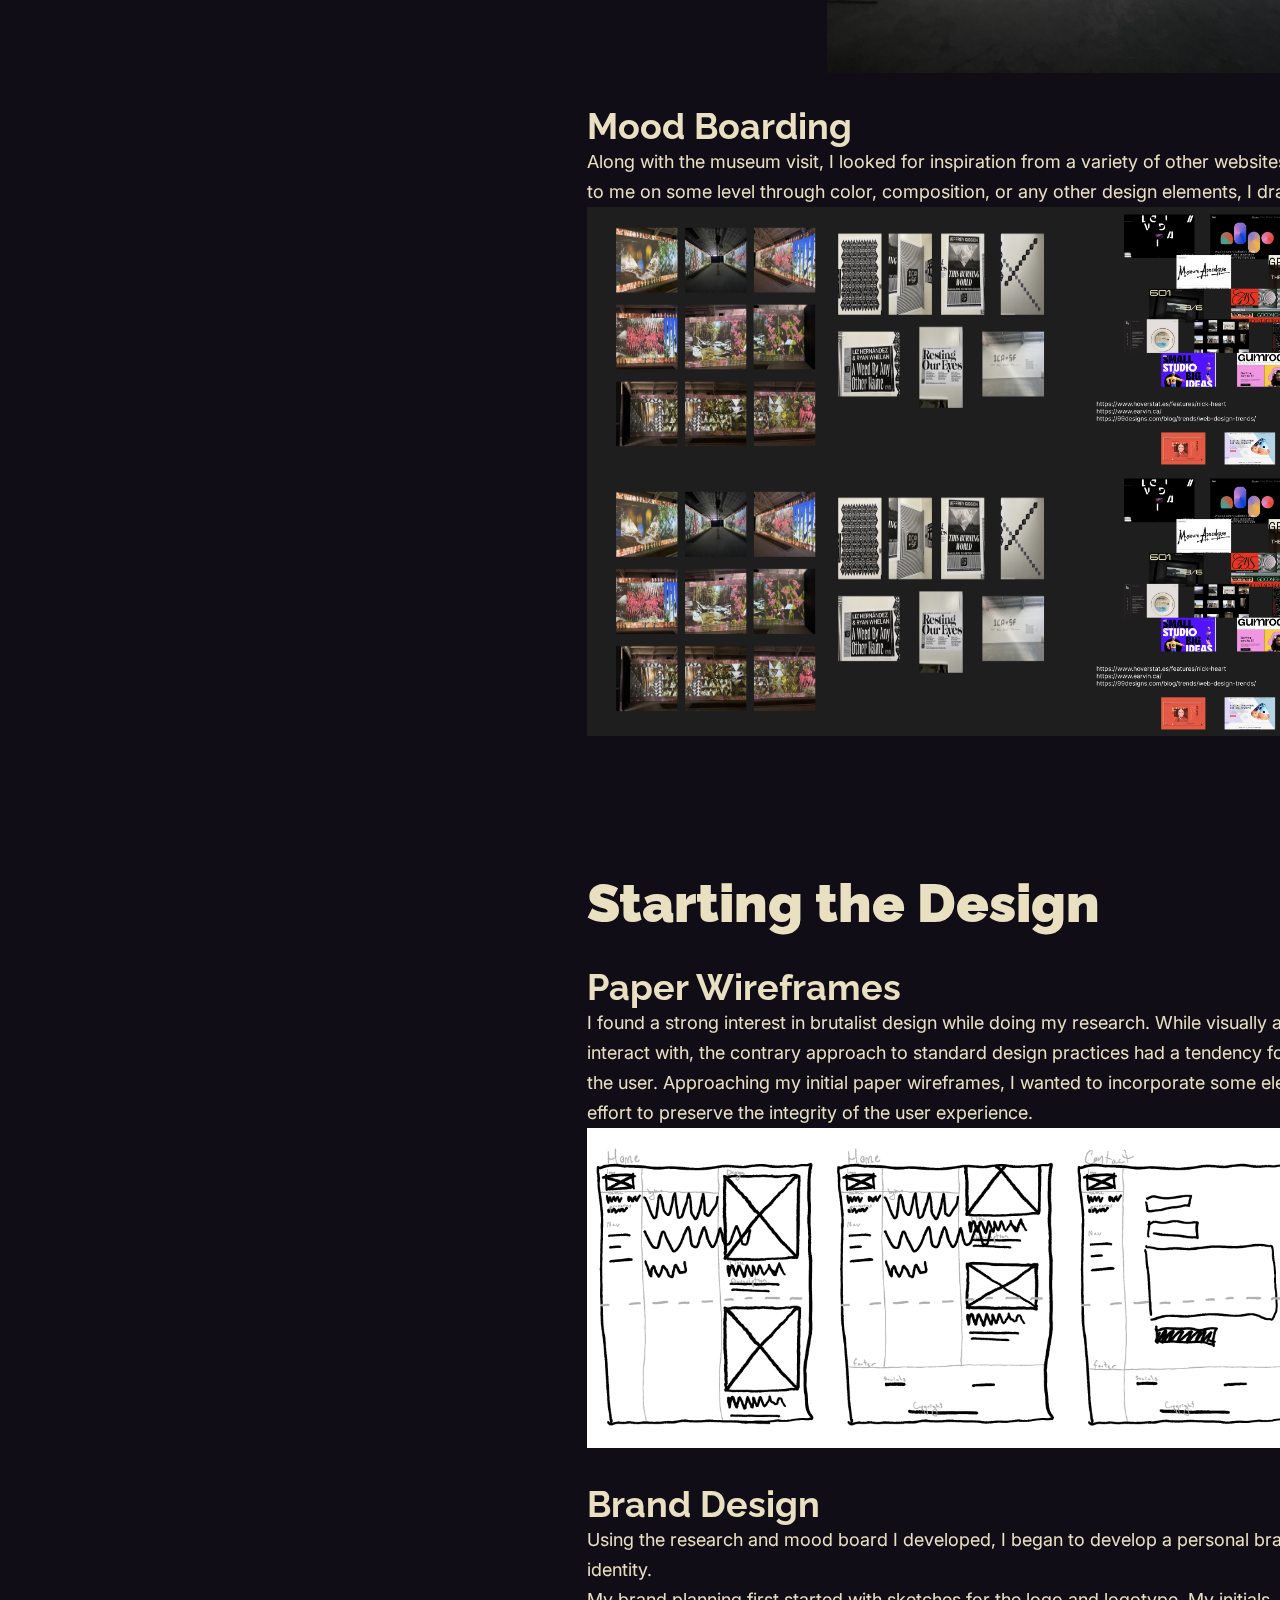
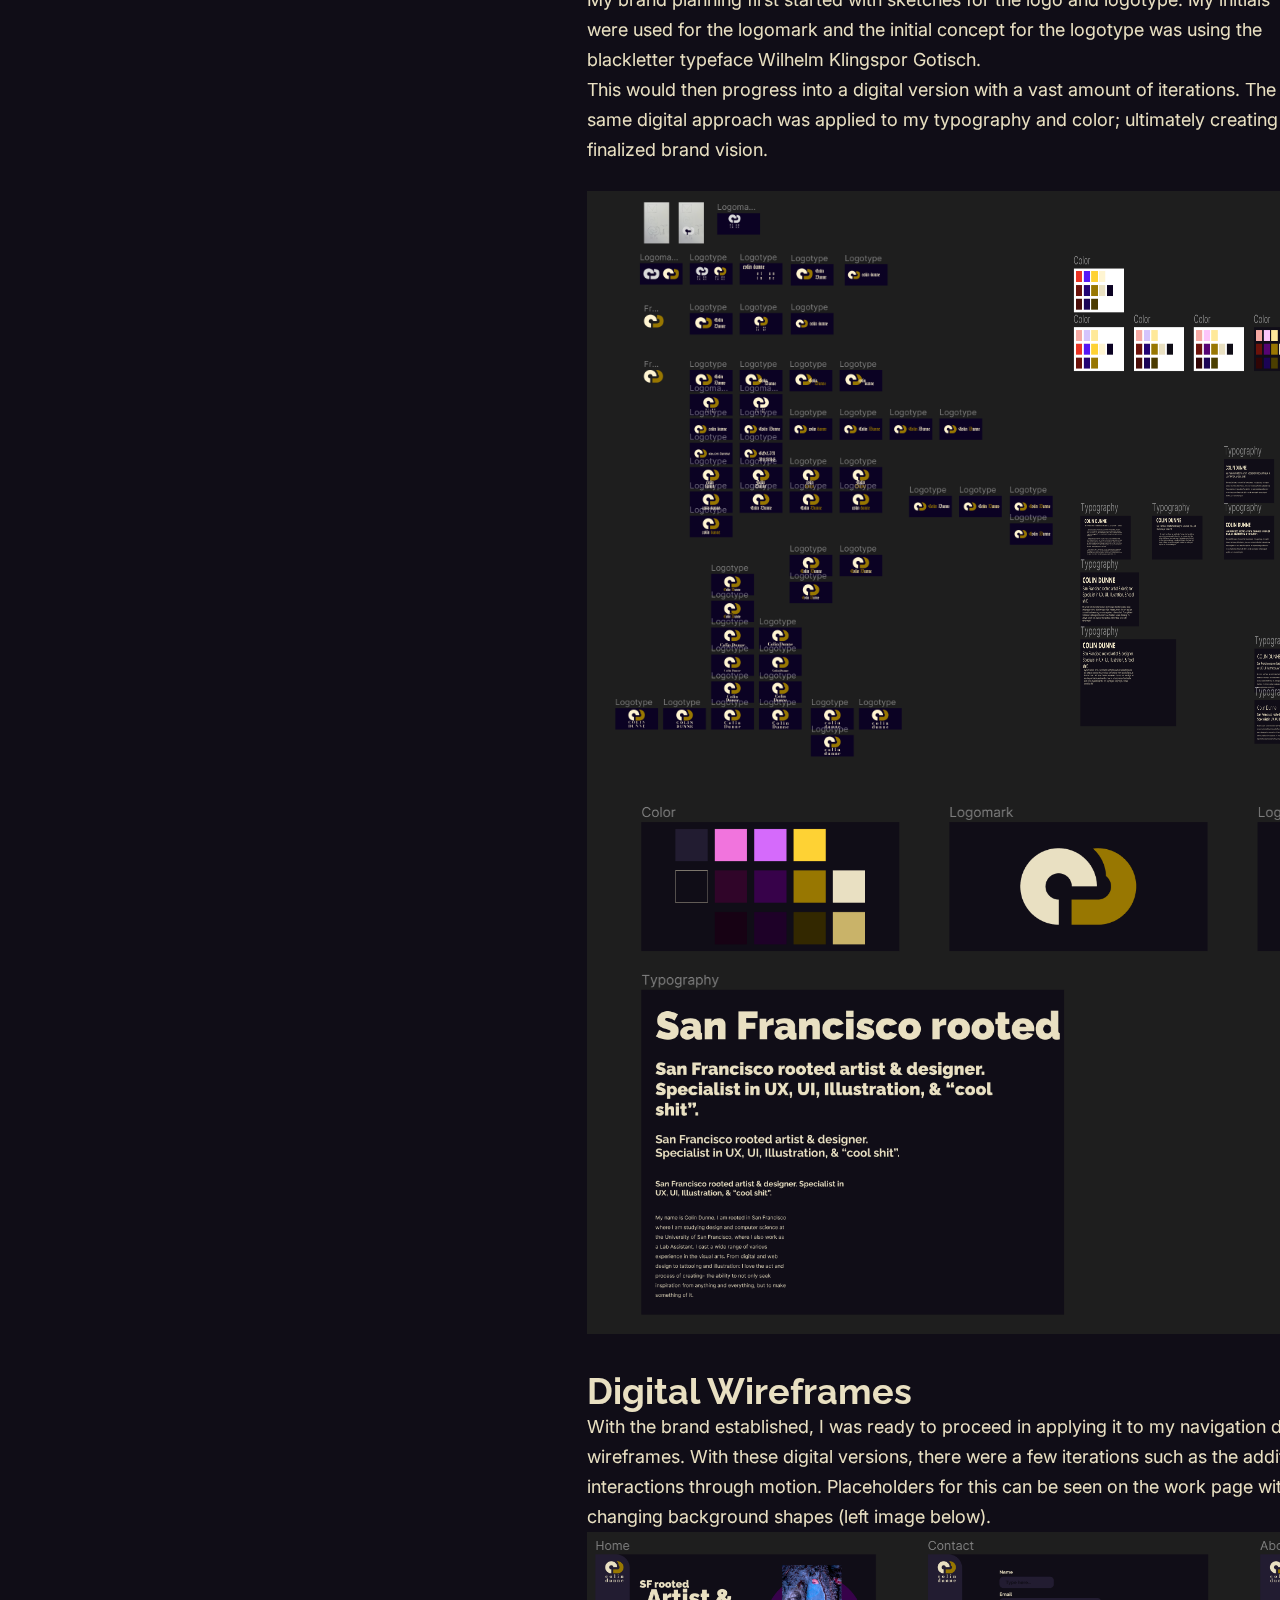
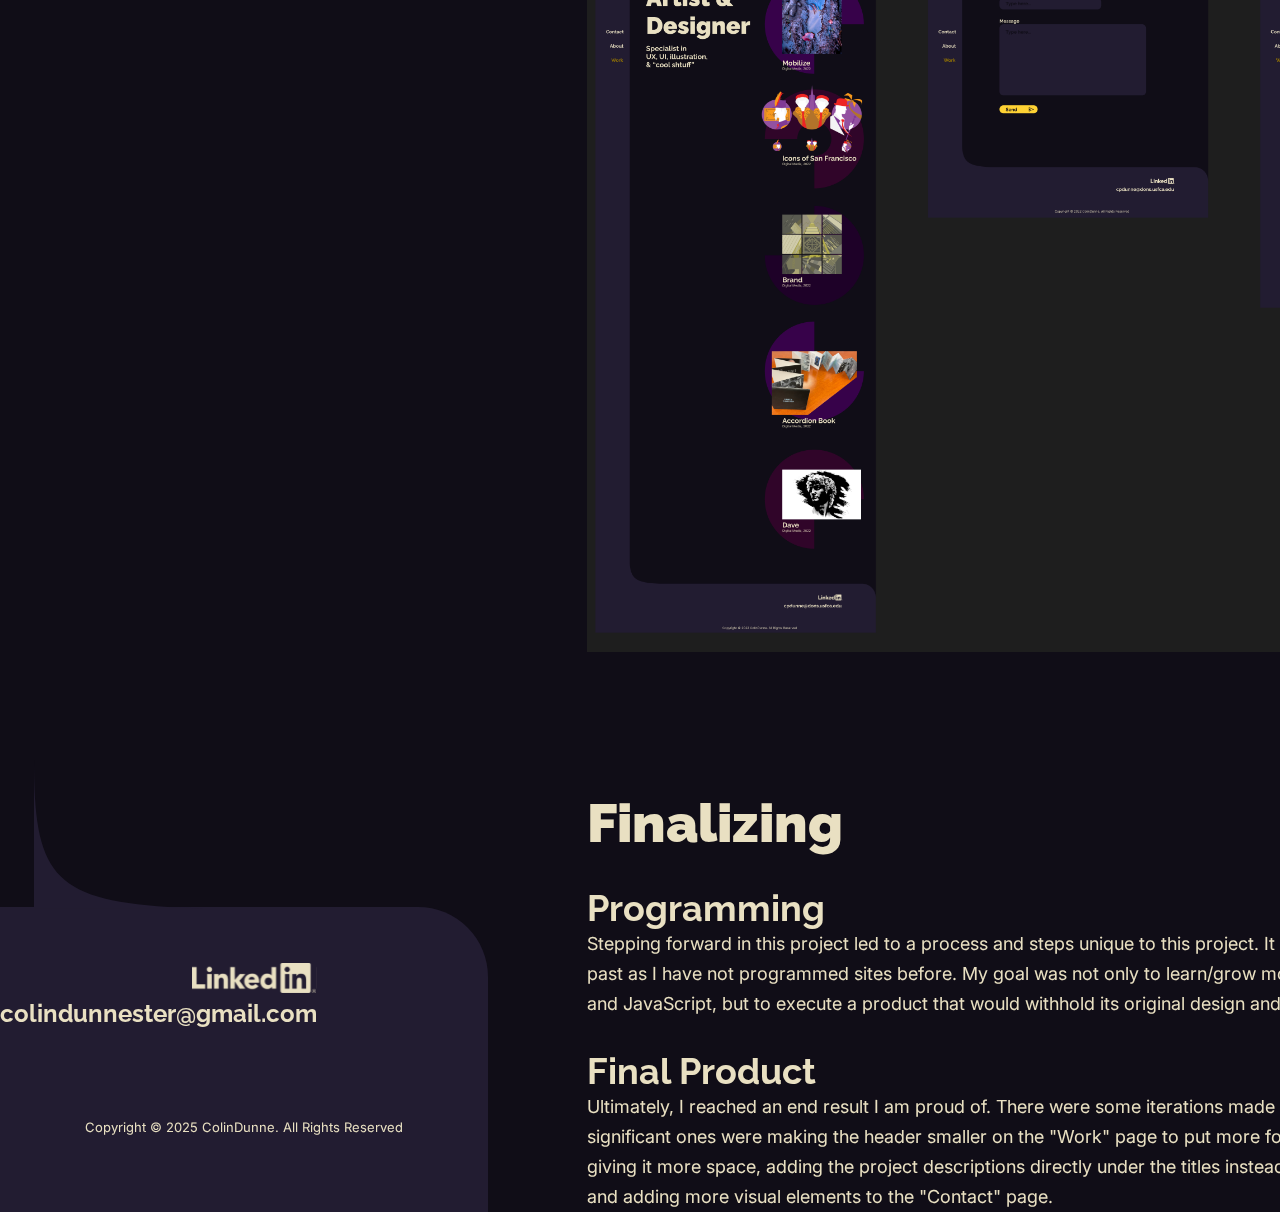
<file: portfolioWeb.html>
<!DOCTYPE html>
<html>
  <head>
    <meta charset="utf-8" />
    <meta http-equiv="X-UA-Compatible" content="IE=edge" />
    <link rel="icon" type="image/x-icon" href="img/logomarkBGfav.svg">
    <meta name="viewport" content="width=device-width, initial-scale=1.0" />
    <link rel="stylesheet" href="css/main.css" />
    <!-- HTML Meta Tags -->
    <title>Colin Dunne</title>
    <meta name="description" content="Artist and designer. Specialist in visual design, illustration, and "cool shtuff".">

    <!-- Facebook Meta Tags -->
    <meta property="og:url" content="https://colindunnehere.github.io/">
    <meta property="og:type" content="website">
    <meta property="og:title" content="Colin Dunne">
    <meta property="og:description" content="Artist and designer. Specialist in visual design, illustration, and "cool shtuff".">
    <meta property="og:image" content="https://opengraph.b-cdn.net/production/documents/70e4780d-b7e2-414d-8e44-1e7b3e99d1e1.png?token=FS2Eawcz1cFk_pDJV2WJZb1K2uCkzlj6bEpQo1Mfxws&height=630&width=1200&expires=33245681715">

    <!-- Twitter Meta Tags -->
    <meta name="twitter:card" content="summary_large_image">
    <meta property="twitter:domain" content="colindunnehere.github.io">
    <meta property="twitter:url" content="https://colindunnehere.github.io/">
    <meta name="twitter:title" content="Colin Dunne">
    <meta name="twitter:description" content="Artist and designer. Specialist in visual design, illustration, and "cool shtuff".">
    <meta name="twitter:image" content="https://opengraph.b-cdn.net/production/documents/70e4780d-b7e2-414d-8e44-1e7b3e99d1e1.png?token=FS2Eawcz1cFk_pDJV2WJZb1K2uCkzlj6bEpQo1Mfxws&height=630&width=1200&expires=33245681715">

    <!-- Meta Tags Generated via https://www.opengraph.xyz -->
    
  </head>
  <body class="webProjBody">
    <section class="mobileHeaderGrid">
      <section class="mobileLogo">
        <a href="index.html"><img
            src="img/logotype_horizontal.svg"
            alt="Logo innitials 'CD' with name 'colin dunne' below it"
            id="mobileLogoImg"
          /></a>
      </section>
      <div class="wrapper">
  <div class="hamburger-menu-button" onclick="toggleMenu()">
      <div class="hamburger-menu"> 
  </div>
</div>
      </section>

      <section id="mobileNav">
        <img src="img/mobilevector.svg" class="mobilevector"/>
        <nav id="mobileNavItems">
        <a href="index.html">Design</a>
        <a href="web.html" class="navactive">Web</a>
        <a href="illustration.html">Illustration</a>
        <a href="about.html">About</a>
        <a href="contact.html">Contact</a>
        </nav>
        
    </section>
    
    
    <!--Header/left nav bar-->
    <nav class="one">
      <section>
        <a href="index.html"><img
          src="img/logotype.svg"
          alt="Logo innitials 'CD' with name 'colin dunne' below it"
        /></a>
      </section>
      

      <section class="navsection">
        <a href="index.html">Design</a>
        <a href="web.html" class="navactive">Web</a>
        <a href="illustration.html">Illustration</a>
        <a href="about.html">About</a>
        <a href="contact.html">Contact</a>
      </section>
    </nav>
    <div class="menu">
      <nav class="menu__nav">
        <section class="navsectionB">
          <a href="index.html">Design</a>
          <a href="web.html" class="navactive">Web</a>
          <a href="illustration.html">Illustration</a>
            <a href="about.html">About</a>
            <a href="contact.html">Contact</a>
        </section>
        
      </nav>
      <button class="menu__toggle r-button" type="button">
        <span class="menu__hamburger m-hamburger">
          <span class="m-hamburger__label">
            <span class="menu__toggle-hint screen-reader">Open menu</span>
          </span>
        </span>
      </button>
    </div>

    <!--Biline & full bio-->
    <section class="twoAB2">
      <section id="webProjCoverImg">
      <img src="img/web/portfolioWireframe.png" class="webProjImg"> </section>
      <section>
        <h1 id="webProjh1">Web Portfolio</h1>
        <h3 id="webProjh3">
        </h3>
      </section>
      <section>
        <h3 class="webProjh3">Product</h3>
        <p class="webProjp">
          A design portfolio featuring my own work formatted for desktop (1440 x 1024)
        </p>
        <h3 class="webProjh3">Goal</h3>
        <p class="webProjp">
          While learning HTML, CSS, and JavaScript, produce a website that establishes a brand identity, navigates easily, and demonstrates design skills with the featured work and the website itself.
        </p>
        <h2 class="webProjh2">Brand Research</h2>

        <h3 class="webProjh3">Museum Visit</h3>
        <p class="webProjp">
          I visited the ICA for my research. While there viewing the exhibition work of Jeffrey Gibson, something that struck me was the use of shapes and color found within his style, which is comprised of a mish-mash of elements from his Choctaw and Cherokee heritage with modernist elements/strategies. I think I am especially inspired by the contrast achieved in the color, the overlay of videos, the use of opacity, and the interesting directional shapes. Given that ICA was only showing one exhibition, it was interesting to apply that into thinking of how to implement design elements to make the viewer engaged with content for longer periods of time.
        </p>
        <section class="webProjImgSect">
        <img src="img/web/portfolioWebMuseum.png" class="webProjImgSize"></section>

        <h3 class="webProjh3">Mood Boarding</h3>
        <p class="webProjp">
          Along with the museum visit, I looked for inspiration from a variety of other websites. Gathering imagery that spoke to me on some level through color, composition, or any other design elements, I drafted a mood board.
        </p>
        <section class="webProjImgSide"><img src="img/web/portfolioWebMoodboard1.png" class="webProjImgSize"><img src="img/web/portfolioWebMoodboard2.png" class="webProjImgSize"></section>
        

        <section class="webProjImgSide"><img src="img/web/portfolioWebMoodboard1.png" class="webProjImgSize"><img src="img/web/portfolioWebMoodboard2.png" class="webProjImgSize"></section>
        <h2 class="webProjh2">Starting the Design</h2>

        <h3 class="webProjh3">Paper Wireframes</h3>
        <p class="webProjp">I found a strong interest in brutalist design while doing my research. While visually appealing and sometimes fun to interact with, the contrary approach to standard design practices had a tendency for navigation to be unclear to the user. Approaching my initial paper wireframes, I wanted to incorporate some elements while making a strong effort to preserve the integrity of the user experience.</p>
        <img src="img/web/portfolioWebPaperWireframes.png" class="webProjLand">

        <h3 class="webProjh3">Brand Design</h3>
        <section class="webProjImgSide">
        
          
                <p class="webProjp">Using the research and mood board I developed, I began to develop a personal brand identity. <br>

           My brand planning first started with sketches for the logo and logotype. My initials were used for the logomark and the initial concept for the logotype was using the blackletter typeface Wilhelm Klingspor Gotisch.<br>
      
        This would then progress into a digital version with a vast amount of iterations. The same digital approach was applied to my typography and color; ultimately creating a finalized brand vision.
        </p>
        <img src="img/web/portfolioWebBrandSketch.jpg" class="webProjImgSize" id="webProjSketch">
        </section>
        <section class="webProjImgSide"><img src="img/web/portfolioWebBrand1.png" class="webProjImgSize"><img src="img/web/portfolioWebBrand2.png" class="webProjImgSize"></section>
        <img src="img/web/portfolioWebBrand3.png" class="webProjLand">


        <h3 class="webProjh3">Digital Wireframes</h3>
        <p class="webProjp">With the brand established, I was ready to proceed in applying it to my navigation design and create digital wireframes. With these digital versions, there were a few iterations such as the addition of more responses to user interactions through motion. Placeholders for this can be seen on the work page with the rotating different color-changing background shapes (left image below).</p>
        <img src="img/web/portfolioWebDigitalWire.png" class="webProjLand">

        <h2 class="webProjh2">Finalizing</h2>
        <h3 class="webProjh3">Programming</h3>
        <p class="webProjp">Stepping forward in this project led to a process and steps unique to this project. It is unlike others I've done in the past as I have not programmed sites before. My goal was not only to learn/grow more accustomed to HTML, CSS, and JavaScript, but to execute a product that would withhold its original design and intent.</p>

        <h3 class="webProjh3">Final Product</h3>
        <p class="webProjp">Ultimately, I reached an end result I am proud of. There were some iterations made to the design, the most significant ones were making the header smaller on the "Work" page to put more focus on the design work by giving it more space, adding the project descriptions directly under the titles instead of only appearing on hover, and adding more visual elements to the "Contact" page.</p>
      </section>
    </section>

    <section class="aboutC">
      <svg
        width="902"
        height="902"
        viewBox="0 0 902 902"
        fill="rgb(55,2,74)"
        xmlns="http://www.w3.org/2000/svg"
        id="aboutC"
      >
        <path
          id="Vector"
          d="M296.022 451C296.022 365.409 365.419 296.004 451 296.004C536.581 296.004 605.978 365.409 605.978 451H902C901.893 201.945 700.025 0 450.946 0C201.868 0 0 201.945 0 451C0 700.055 201.921 902 450.946 902V605.942C365.366 605.942 295.969 536.537 295.969 450.946L296.022 451Z"
        />
      </svg>
    </section>
    
    <!--Footer-->
    <section class="footersection">
      <img src="img/footvector.svg" class="footvector"/>
      <footer>
        <section class="footer">
          <!--Source: https://stackoverflow.com/questions/18813299/changing-image-on-hover-with-css-html by kurdt's -->
          <a href="https://www.linkedin.com/in/colin-dunne/" target="_blank"
            ><img
              src="img/linkedinlogo.svg"
              onmouseover="this.src='img/activelinkedinlogo.svg';"
              onmouseout="this.src='img/linkedinlogo.svg';"
              alt="link to my LinkedIn profile"
              id="linkedInLogo"
          /></a>
          <!--Source: https://www.rapidtables.com/web/html/mailto.html-->
          <a href="mailto:colindunnester@gmail.com" id="email">colindunnester@gmail.com</a>
        </section>
        <section class="footercopyright">
          <p class="footertxtsize">Copyright © 2025 ColinDunne. All Rights Reserved</p>
        </section>
      </footer>
    </section>
    <script src="js/about.js"></script>
  </body>
</html>
</file>
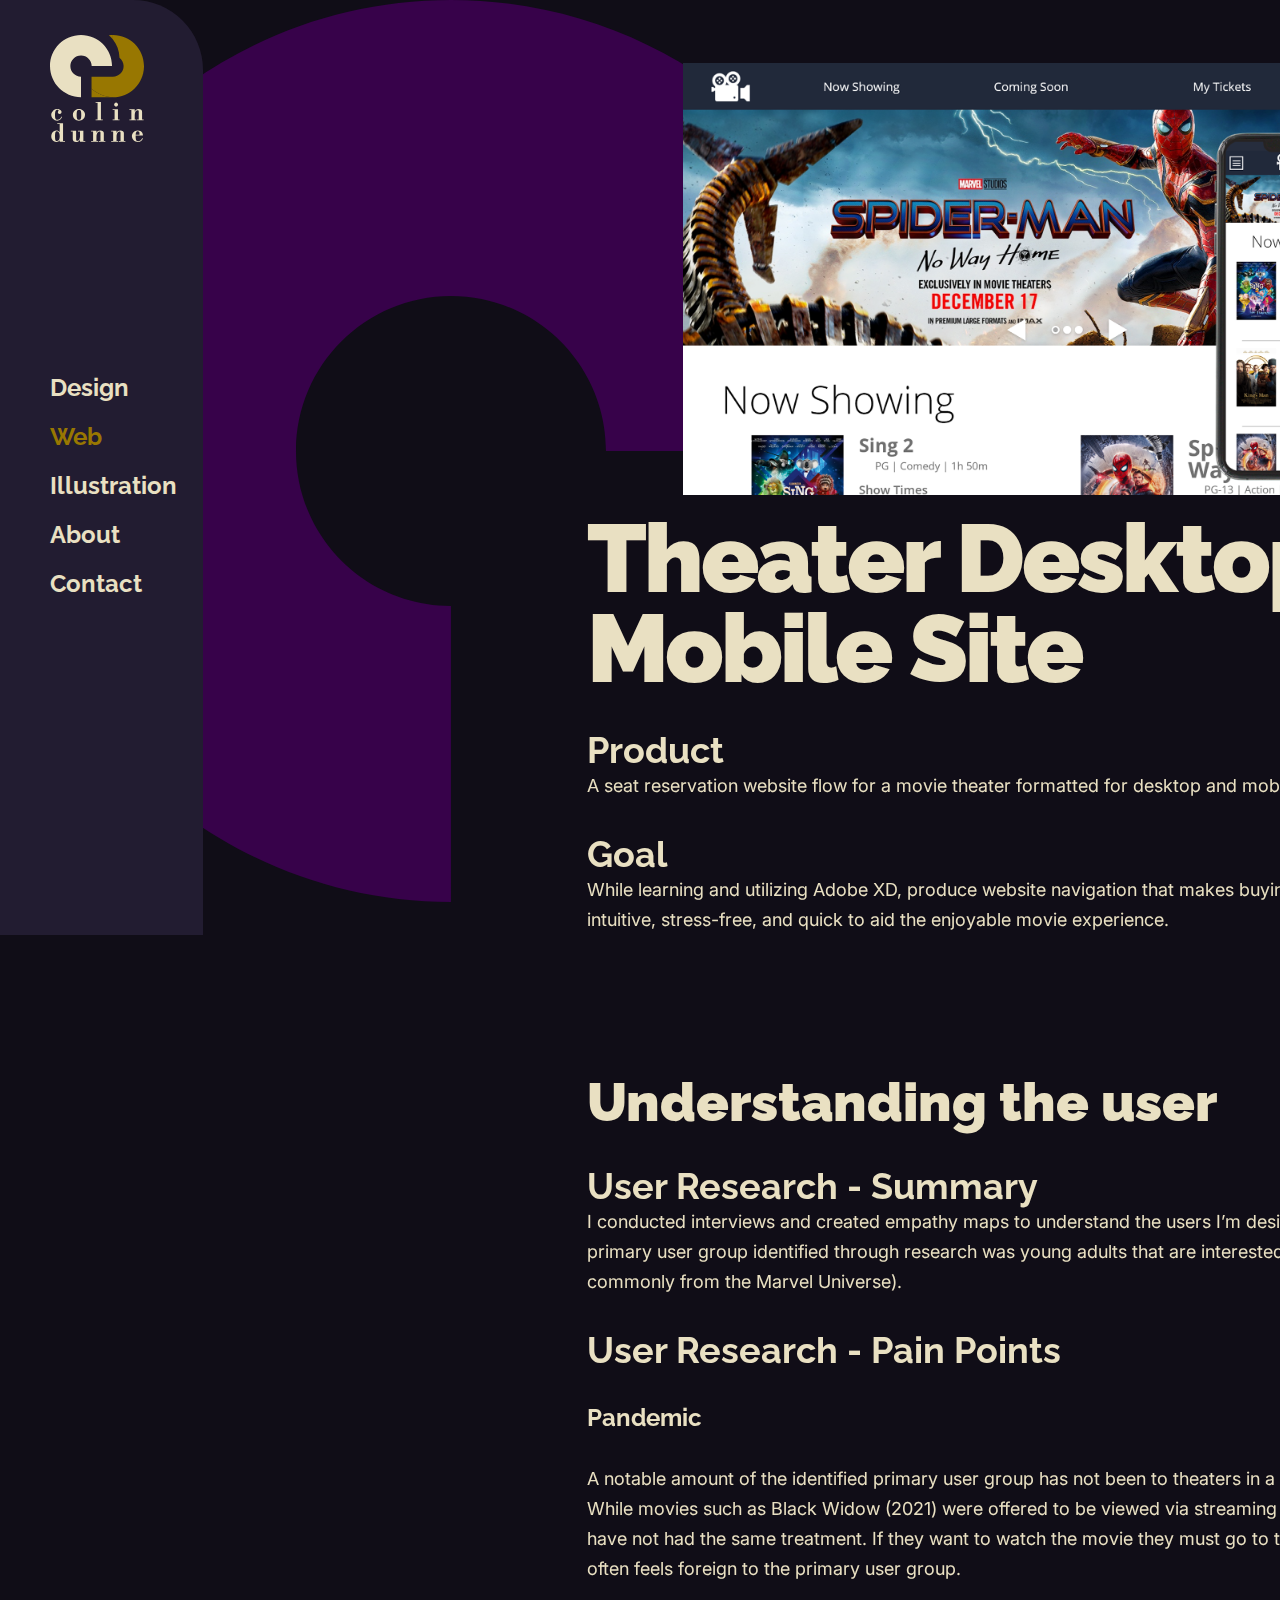
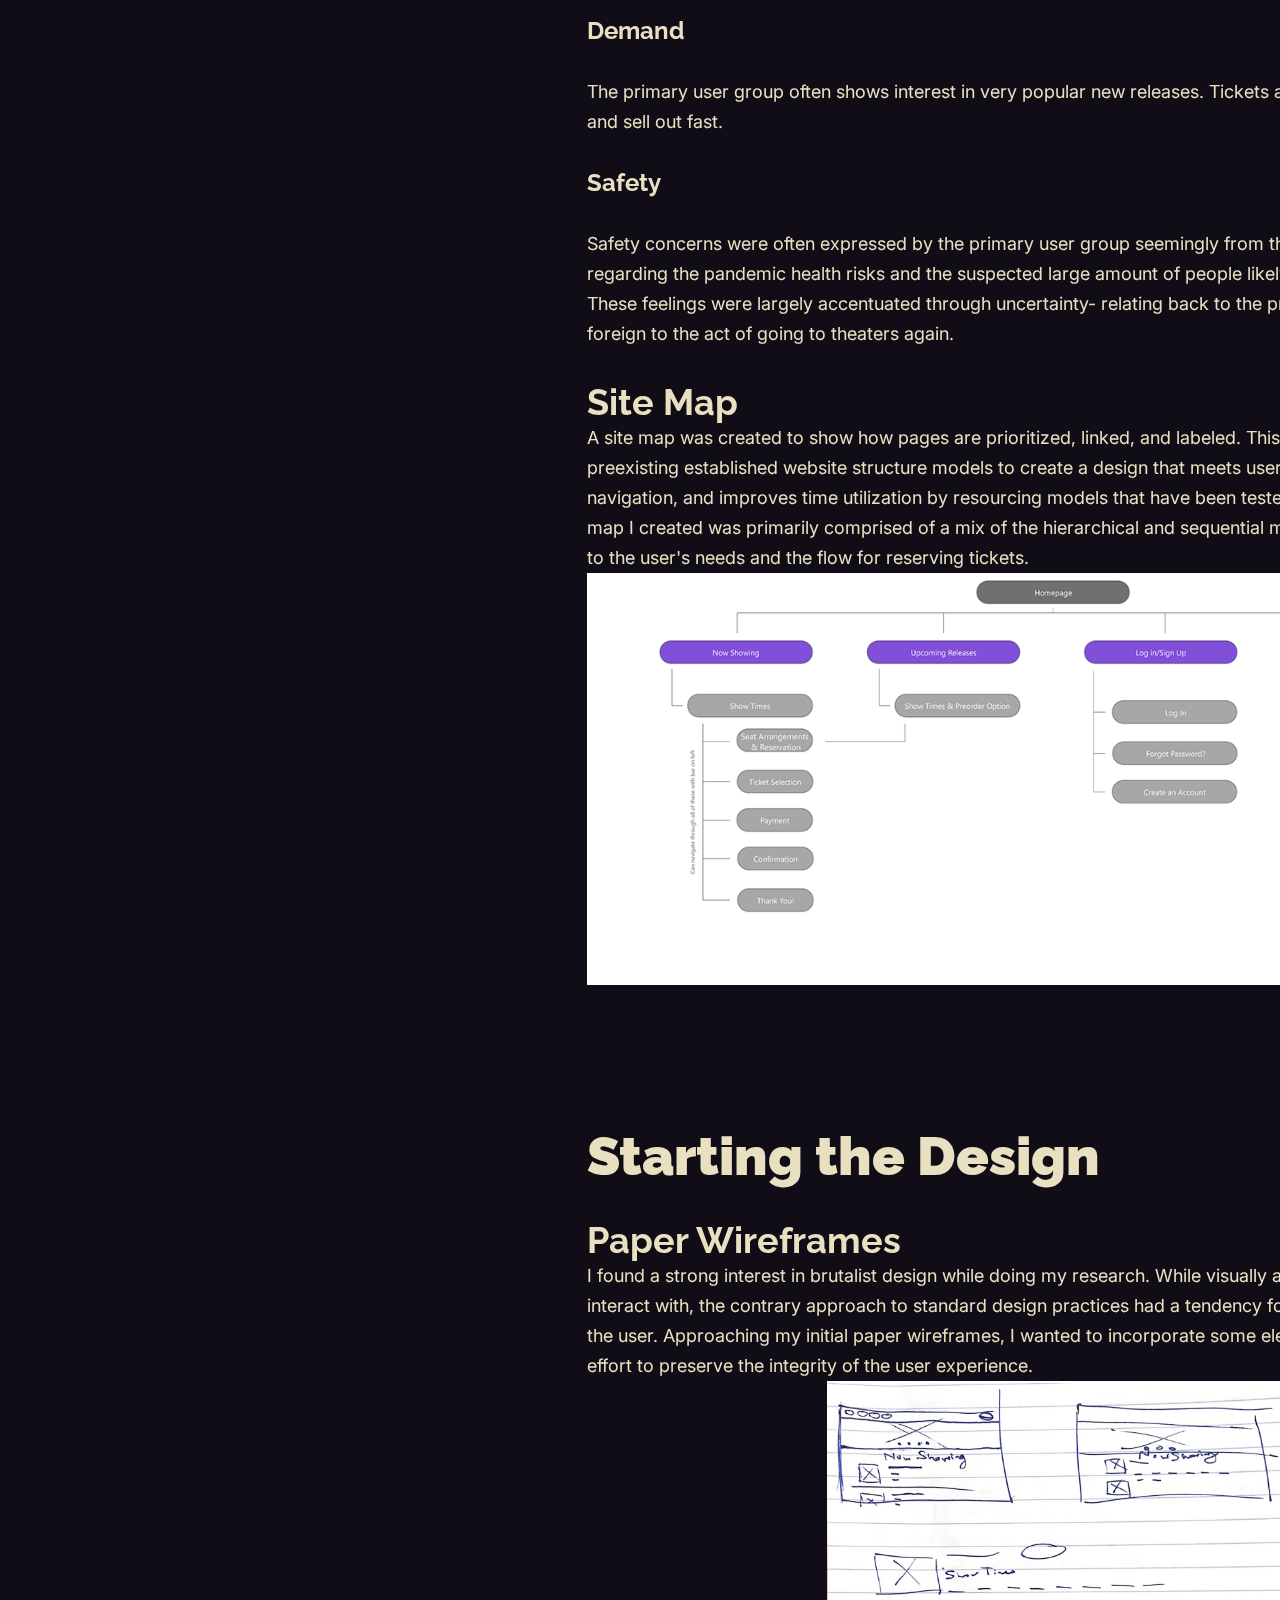
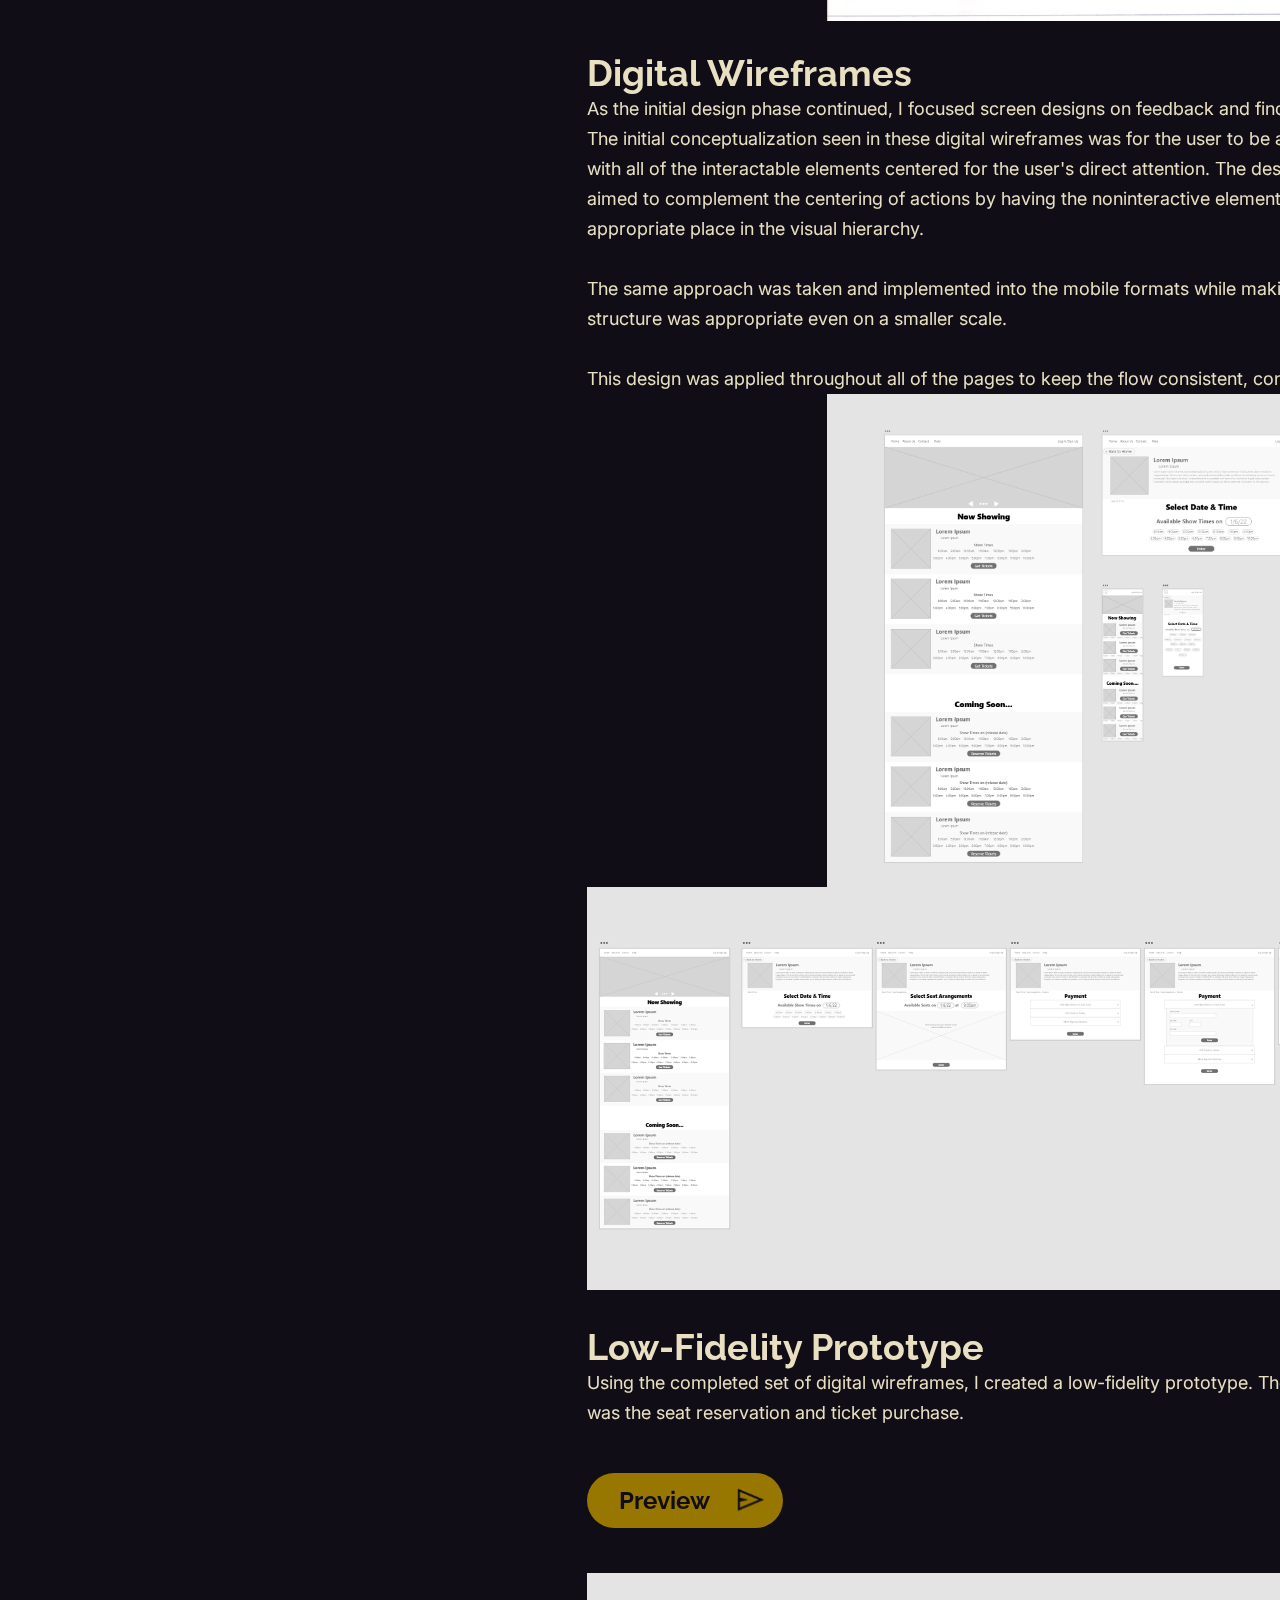
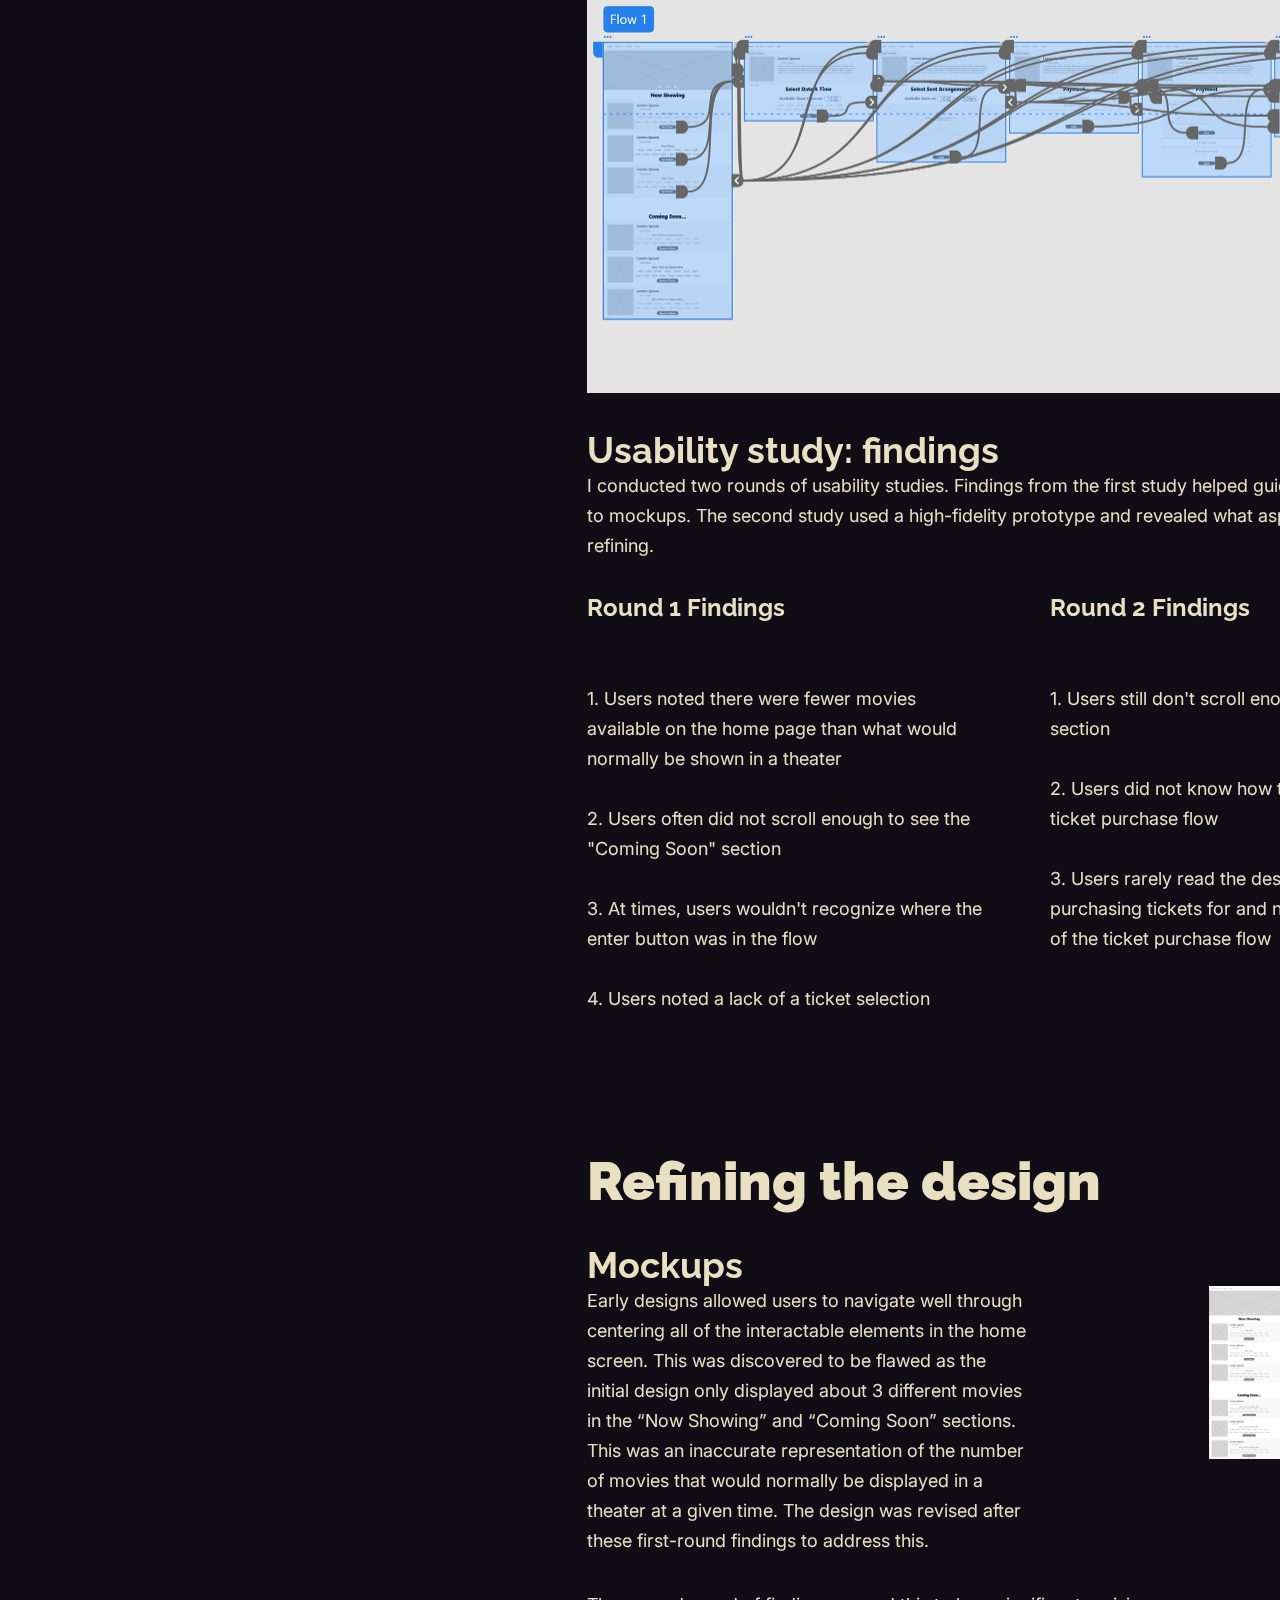
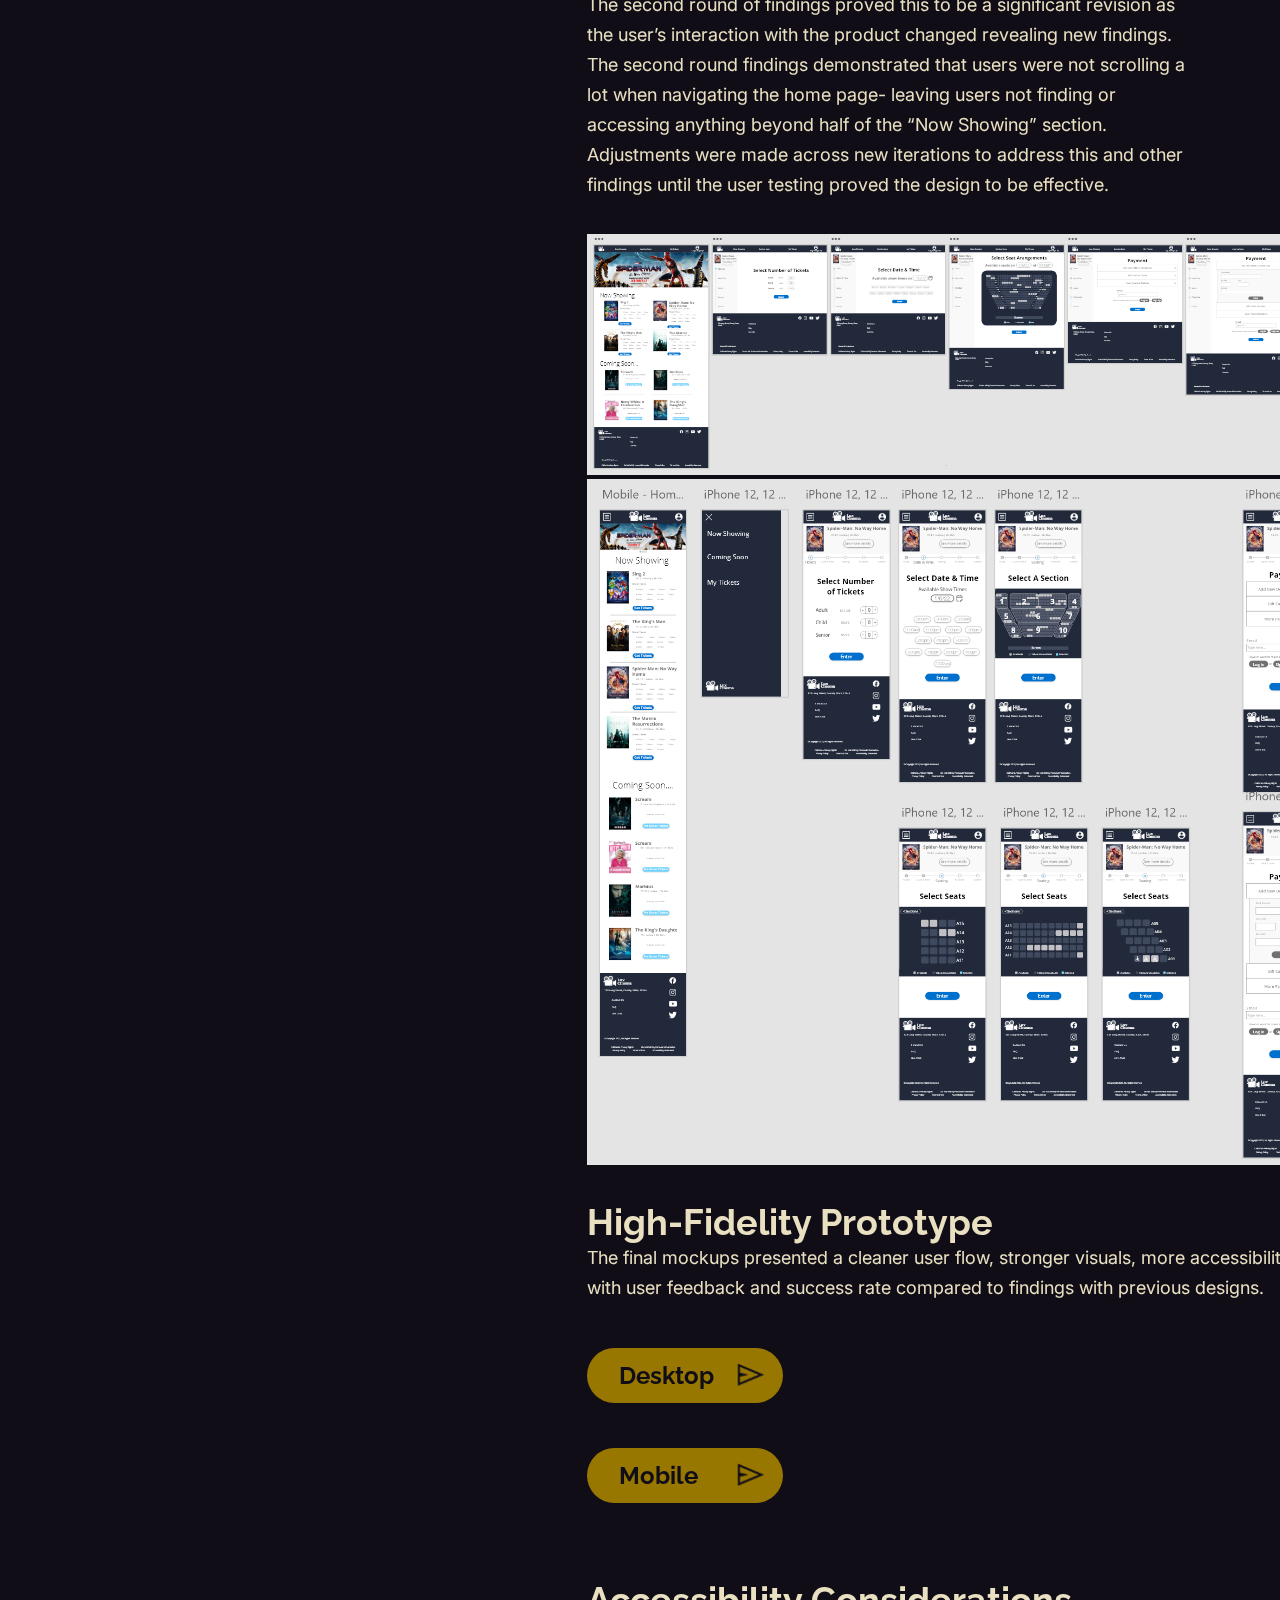
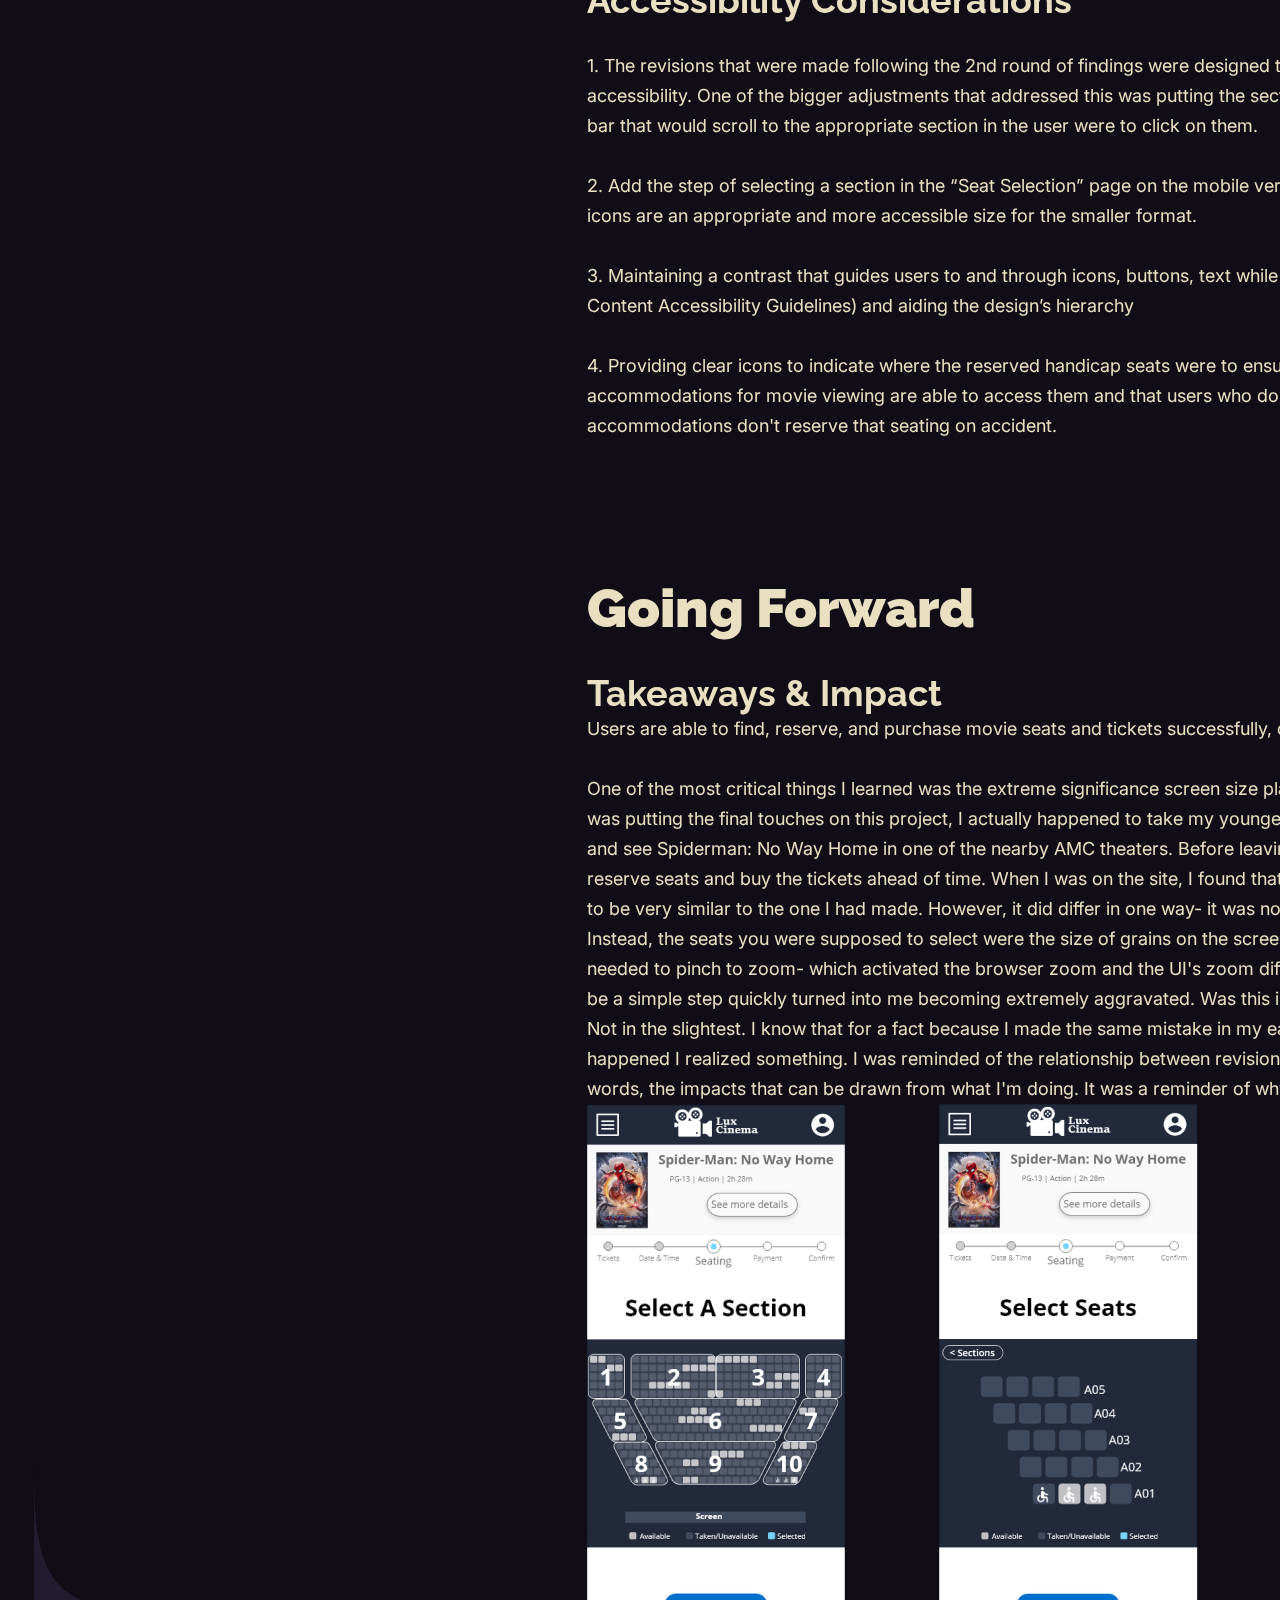
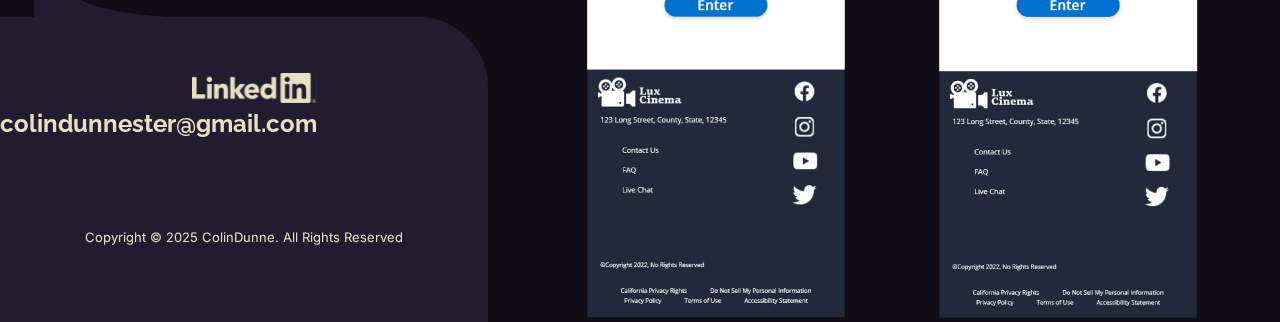
<file: theaterWeb.html>
<!DOCTYPE html>
<html>
  <head>
    <meta charset="utf-8" />
    <meta http-equiv="X-UA-Compatible" content="IE=edge" />
    <link rel="icon" type="image/x-icon" href="img/logomarkBGfav.svg">
    <meta name="viewport" content="width=device-width, initial-scale=1.0" />
    <link rel="stylesheet" href="css/main.css" />
    <!-- HTML Meta Tags -->
    <title>Colin Dunne</title>
    <meta name="description" content="Artist and designer. Specialist in visual design, illustration, and "cool shtuff".">

    <!-- Facebook Meta Tags -->
    <meta property="og:url" content="https://colindunnehere.github.io/">
    <meta property="og:type" content="website">
    <meta property="og:title" content="Colin Dunne">
    <meta property="og:description" content="Artist and designer. Specialist in visual design, illustration, and "cool shtuff".">
    <meta property="og:image" content="https://drive.google.com/uc?export=view&id=1ELfHMa9HEq1to15quq1-2TWrexl147Wx">

    <!-- Twitter Meta Tags -->
    <meta name="twitter:card" content="summary_large_image">
    <meta property="twitter:domain" content="colindunnehere.github.io">
    <meta property="twitter:url" content="https://colindunnehere.github.io/">
    <meta name="twitter:title" content="Colin Dunne">
    <meta name="twitter:description" content="Artist and designer. Specialist in visual design, illustration, and "cool shtuff".">
    <meta name="twitter:image" content="https://drive.google.com/uc?export=view&id=1ELfHMa9HEq1to15quq1-2TWrexl147Wx">

    <!-- Meta Tags Generated via https://www.opengraph.xyz -->
  </head>
  <body class="webProjBody">
    <section class="mobileHeaderGrid">
      <section class="mobileLogo">
        <a href="index.html"><img
            src="img/logotype_horizontal.svg"
            alt="Logo innitials 'CD' with name 'colin dunne' below it"
            id="mobileLogoImg"
          /></a>
      </section>
      <div class="wrapper">
  <div class="hamburger-menu-button" onclick="toggleMenu()">
      <div class="hamburger-menu"> 
  </div>
</div>
      </section>

      <section id="mobileNav">
        <img src="img/mobilevector.svg" class="mobilevector"/>
        <nav id="mobileNavItems">
        <a href="index.html">Design</a>
        <a href="web.html" class="navactive">Web</a>
        <a href="illustration.html">Illustration</a>
        <a href="about.html">About</a>
        <a href="contact.html">Contact</a>
        </nav>
        
    </section>
    
    
    <!--Header/left nav bar-->
    <nav class="one">
      <section>
        <a href="index.html"><img
          src="img/logotype.svg"
          alt="Logo innitials 'CD' with name 'colin dunne' below it"
        /></a>
      </section>
      

      <section class="navsection">
        <a href="index.html">Design</a>
        <a href="web.html" class="navactive">Web</a>
        <a href="illustration.html">Illustration</a>
        <a href="about.html">About</a>
        <a href="contact.html">Contact</a>
      </section>
    </nav>
    <div class="menu">
      <nav class="menu__nav">
        <section class="navsectionB">
          <a href="index.html">Design</a>
          <a href="web.html" class="navactive">Web</a>
          <a href="illustration.html">Illustration</a>
            <a href="about.html">About</a>
            <a href="contact.html">Contact</a>
        </section>
        
      </nav>
      <button class="menu__toggle r-button" type="button">
        <span class="menu__hamburger m-hamburger">
          <span class="m-hamburger__label">
            <span class="menu__toggle-hint screen-reader">Open menu</span>
          </span>
        </span>
      </button>
    </div>

    <!--Biline & full bio-->
    <section class="twoAB2">
      <section id="webProjCoverImg">
      <img src="img/web/theaterSite.png" class="webProjImg"> </section>
      <section>
        <h1 id="webProjh1">Theater Desktop & Mobile Site</h1>
        <h3 id="webProjh3">
        </h3>
      </section>
      <section>
        <h3 class="webProjh3">Product</h3>
        <p class="webProjp">
A seat reservation website flow for a movie theater formatted for desktop and mobile devices.
        </p>
        <h3 class="webProjh3">Goal</h3>
        <p class="webProjp">
While learning and utilizing Adobe XD, produce website navigation that makes buying tickets and reserving seats intuitive, stress-free, and quick to aid the enjoyable movie experience.
        </p>






        <h2 class="webProjh2">Understanding the user</h2>

        <h3 class="webProjh3">User Research - Summary</h3>
        <p class="webProjp">
          I conducted interviews and created empathy maps to understand the users I’m designing for and their needs. A primary user group identified through research was young adults that are interested in seeing new movies (most commonly from the Marvel Universe).</p>

        <h3 class="webProjh3">User Research - Pain Points</h3>
        <h4 class="webProjh4">Pandemic</h4>
        <p class="webProjp">
          A notable amount of the identified primary user group has not been to theaters in a while due to the pandemic. While movies such as Black Widow (2021) were offered to be viewed via streaming services, more recent releases have not had the same treatment. If they want to watch the movie they must go to the theater, an activity that now often feels foreign to the primary user group.
        </p>
        <h4 class="webProjh4">Demand</h4>
        <p class="webProjp">
          The primary user group often shows interest in very popular new releases. Tickets are often bought ahead of time and sell out fast.
        </p>
        <h4 class="webProjh4">Safety</h4>
        <p class="webProjp">
          Safety concerns were often expressed by the primary user group seemingly from the culmination of factors regarding the pandemic health risks and the suspected large amount of people likely attending the popular movies. These feelings were largely accentuated through uncertainty- relating back to the primary user group often feeling foreign to the act of going to theaters again.
        </p>

        <h3 class="webProjh3">Site Map</h3>
        <p class="webProjp">A site map was created to show how pages are prioritized, linked, and labeled. This was done referencing preexisting established website structure models to create a design that meets user expectations, improves navigation, and improves time utilization by resourcing models that have been tested and proven effective.
The site map I created was primarily comprised of a mix of the hierarchical and sequential models. This was done to cater to the user's needs and the flow for reserving tickets.</p>
<img src="img/web/theaterWebMap.png" class="webProjLand">                

        
        
        
        
        
        
        <h2 class="webProjh2">Starting the Design</h2>

        <h3 class="webProjh3">Paper Wireframes</h3>
        <p class="webProjp">I found a strong interest in brutalist design while doing my research. While visually appealing and sometimes fun to interact with, the contrary approach to standard design practices had a tendency for navigation to be unclear to the user. Approaching my initial paper wireframes, I wanted to incorporate some elements while making a strong effort to preserve the integrity of the user experience.</p>
        <section class="webProjImgSect"><img src="img/web/theaterWebPaper.png"class="webProjImgSize"></section>


        <h3 class="webProjh3">Digital Wireframes</h3>
        <p class="webProjp">As the initial design phase continued, I focused screen designs on feedback and findings from the user research. The initial conceptualization seen in these digital wireframes was for the user to be able to scroll through the page with all of the interactable elements centered for the user's direct attention. The design of the other information was aimed to complement the centering of actions by having the noninteractive elements display their information in an appropriate place in the visual hierarchy.
<br><br>The same approach was taken and implemented into the mobile formats while making adjustments to ensure the structure was appropriate even on a smaller scale. </p>
<p class="webProjp"><br>This design was applied throughout all of the pages to keep the flow consistent, convenient, and easy for the user. </p>
<section class="webProjImgSect"><img src="img/web/theaterWebDigitalWire.png"class="webProjImgSize"></section>
        
<img src="img/web/theaterWebDigitalWire2.png" class="webProjLand">   


<h3 class="webProjh3">Low-Fidelity Prototype</h3>
        <p class="webProjp">Using the completed set of digital wireframes, I created a low-fidelity prototype. The primary user flow I connected was the seat reservation and ticket purchase. </p>
        <div class="buttonMarg">
        <a href="https://xd.adobe.com/view/5c0ff760-0d26-4148-aa52-7965a6e2a707-095c/">
        <button class="shake">
                <div>Preview</div> <img src="img/sendicon.svg" id="sendicon">
            </button></a></div>


            <img src="img/web/theaterWebLowFiPro.png" class="webProjLand">   

            <h3 class="webProjh3">Usability study: findings
</h3>
        <p class="webProjp">I conducted two rounds of usability studies. Findings from the first study helped guide the designs from wireframes to mockups. The second study used a high-fidelity prototype and revealed what aspects of the mockups needed refining.</p>
       
        <section class="webProjImgSide">
          <div>
          <h4 class="webProjh4">Round 1 Findings</h4>
          <p class="webProjp"><br>1. Users noted there were fewer movies available on the home page than what would normally be shown in a theater
   <br> <br>2. Users often did not scroll enough to see the "Coming Soon" section
     <br><br>3. At times, users wouldn't recognize where the enter button was in the flow
     <br><br>4. Users noted a lack of a ticket selection</p>
        </div>
        <div id="fug">
          <h4 class="webProjh4">Round 2 Findings</h4>
          <p class="webProjp"><br>1. Users still don't scroll enough to see the coming soon section
           <br> <br>2. Users did not know how to navigate backward in the ticket purchase flow
     <br><br>3. Users rarely read the description of the movie they were purchasing tickets for and never read it after the first step of the ticket purchase flow</p>
        </div>
        </section>




        <h2 class="webProjh2">Refining the design</h2>

        <h3 class="webProjh3">Mockups</h3>

<section class="webProjImgSide">
          <div>
          <p class="webProjp">Early designs allowed users to navigate well through centering all of the interactable elements in the home screen. This was discovered to be flawed as the initial design only displayed about 3 different movies in the “Now Showing” and “Coming Soon” sections. This was an inaccurate representation of the number of movies that would normally be displayed in a theater at a given time. The design was revised after these first-round findings to address this.</p>
        </div>
        <div id="fug">
          <section class="webProjImgSect"><img src="img/web/theaterWebMockup.png"class="webProjImgSize"></section>
        </div>
        </section>

        <section class="webProjImgSide" id="centerside">
          <div>
          <p class="webProjp">The second round of findings proved this to be a significant revision as the user’s interaction with the product changed revealing new findings. The second round findings demonstrated that users were not scrolling a lot when navigating the home page- leaving users not finding or accessing anything beyond half of the “Now Showing” section. Adjustments were made across new iterations to address this and other findings until the user testing proved the design to be effective.</p>
        </div>
        <div id="fug">
          <section class="webProjImgSect"><img src="img/web/theaterWebMockup2.png"class="webProjImgSize"></section>
        </div>
        </section>

        <img src="img/web/theaterWebMockup3.png" class="webProjLand">   
        <img src="img/web/theaterWebMockup4.png" class="webProjLand">   





         <h3 class="webProjh3">High-Fidelity Prototype</h3>
        <p class="webProjp">The final mockups presented a cleaner user flow, stronger visuals, more accessibility, and a shown improvement with user feedback and success rate compared to findings with previous designs.</p>
        <div class="buttonMarg" id="buttonMarg2">
        <a href="https://xd.adobe.com/view/69a2b3cc-4dca-4705-91b2-51334177d3f0-3cf1/">
        <button class="shake">
                <div>Desktop</div> <img src="img/sendicon.svg" id="sendicon">
            </button></a></div>

            <div class="buttonMarg">
        <a href="https://xd.adobe.com/view/eaeea195-e809-4424-8037-ac6b7716f1a4-bfbd/" class="buttonMarg">
        <button class="shake">
                <div>Mobile</div> <img src="img/sendicon.svg" id="sendicon">
            </button></a></div>


            <h3 class="webProjh3">Accessibility Considerations</h3>
        <p class="webProjp"> <br>1. The revisions that were made following the 2nd round of findings were designed to allow for more navigation accessibility. One of the bigger adjustments that addressed this was putting the section names in the top navigation bar that would scroll to the appropriate section in the user were to click on them.
    <br><br> 2. Add the step of selecting a section in the “Seat Selection” page on the mobile version to make sure that the seat icons are an appropriate and more accessible size for the smaller format.
    <br><br> 3. Maintaining a contrast that guides users to and through icons, buttons, text while remaining in the WCAG (Web Content Accessibility Guidelines) and aiding the design’s hierarchy
    <br><br> 4. Providing clear icons to indicate where the reserved handicap seats were to ensure users who require such accommodations for movie viewing are able to access them and that users who don't require such accommodations don't reserve that seating on accident. 
    </p>

      <h2 class="webProjh2">Going Forward</h2>

        <h3 class="webProjh3">Takeaways & Impact</h3>
        <p class="webProjp">Users are able to find, reserve, and purchase movie seats and tickets successfully, quickly, and with ease.
         <br><br> One of the most critical things I learned was the extreme significance screen size plays in users' experience. When I was putting the final touches on this project, I actually happened to take my younger siblings and girlfriend to go and see Spiderman: No Way Home in one of the nearby AMC theaters. Before leaving, I opened up my phone to reserve seats and buy the tickets ahead of time. When I was on the site, I found that the UI seat selection happened to be very similar to the one I had made. However, it did differ in one way- it was not adjusted to the mobile format. Instead, the seats you were supposed to select were the size of grains on the screen. To make them bigger, you needed to pinch to zoom- which activated the browser zoom and the UI's zoom differently. What was supposed to be a simple step quickly turned into me becoming extremely aggravated. Was this intentional from the designers? Not in the slightest. I know that for a fact because I made the same mistake in my earlier mobile versions. After this happened I realized something. I was reminded of the relationship between revisions and experience, or in other words, the impacts that can be drawn from what I'm doing. 
It was a reminder of why I love doing this work.
        </p>
        <img src="img/web/theaterWebFinal.png" class="webProjLand">   




      </section>
    </section>

    <section class="aboutC">
      <svg
        width="902"
        height="902"
        viewBox="0 0 902 902"
        fill="rgb(55,2,74)"
        xmlns="http://www.w3.org/2000/svg"
        id="aboutC"
      >
        <path
          id="Vector"
          d="M296.022 451C296.022 365.409 365.419 296.004 451 296.004C536.581 296.004 605.978 365.409 605.978 451H902C901.893 201.945 700.025 0 450.946 0C201.868 0 0 201.945 0 451C0 700.055 201.921 902 450.946 902V605.942C365.366 605.942 295.969 536.537 295.969 450.946L296.022 451Z"
        />
      </svg>
    </section>
    
    <!--Footer-->
    <section class="footersection">
      <img src="img/footvector.svg" class="footvector"/>
      <footer>
        <section class="footer">
          <!--Source: https://stackoverflow.com/questions/18813299/changing-image-on-hover-with-css-html by kurdt's -->
          <a href="https://www.linkedin.com/in/colin-dunne/" target="_blank"
            ><img
              src="img/linkedinlogo.svg"
              onmouseover="this.src='img/activelinkedinlogo.svg';"
              onmouseout="this.src='img/linkedinlogo.svg';"
              alt="link to my LinkedIn profile"
              id="linkedInLogo"
          /></a>
          <!--Source: https://www.rapidtables.com/web/html/mailto.html-->
          <a href="mailto:colindunnester@gmail.com" id="email">colindunnester@gmail.com</a>
        </section>
        <section class="footercopyright">
          <p class="footertxtsize">Copyright © 2025 ColinDunne. All Rights Reserved</p>
        </section>
      </footer>
    </section>
    <script src="js/about.js"></script>
  </body>
</html>
</file>
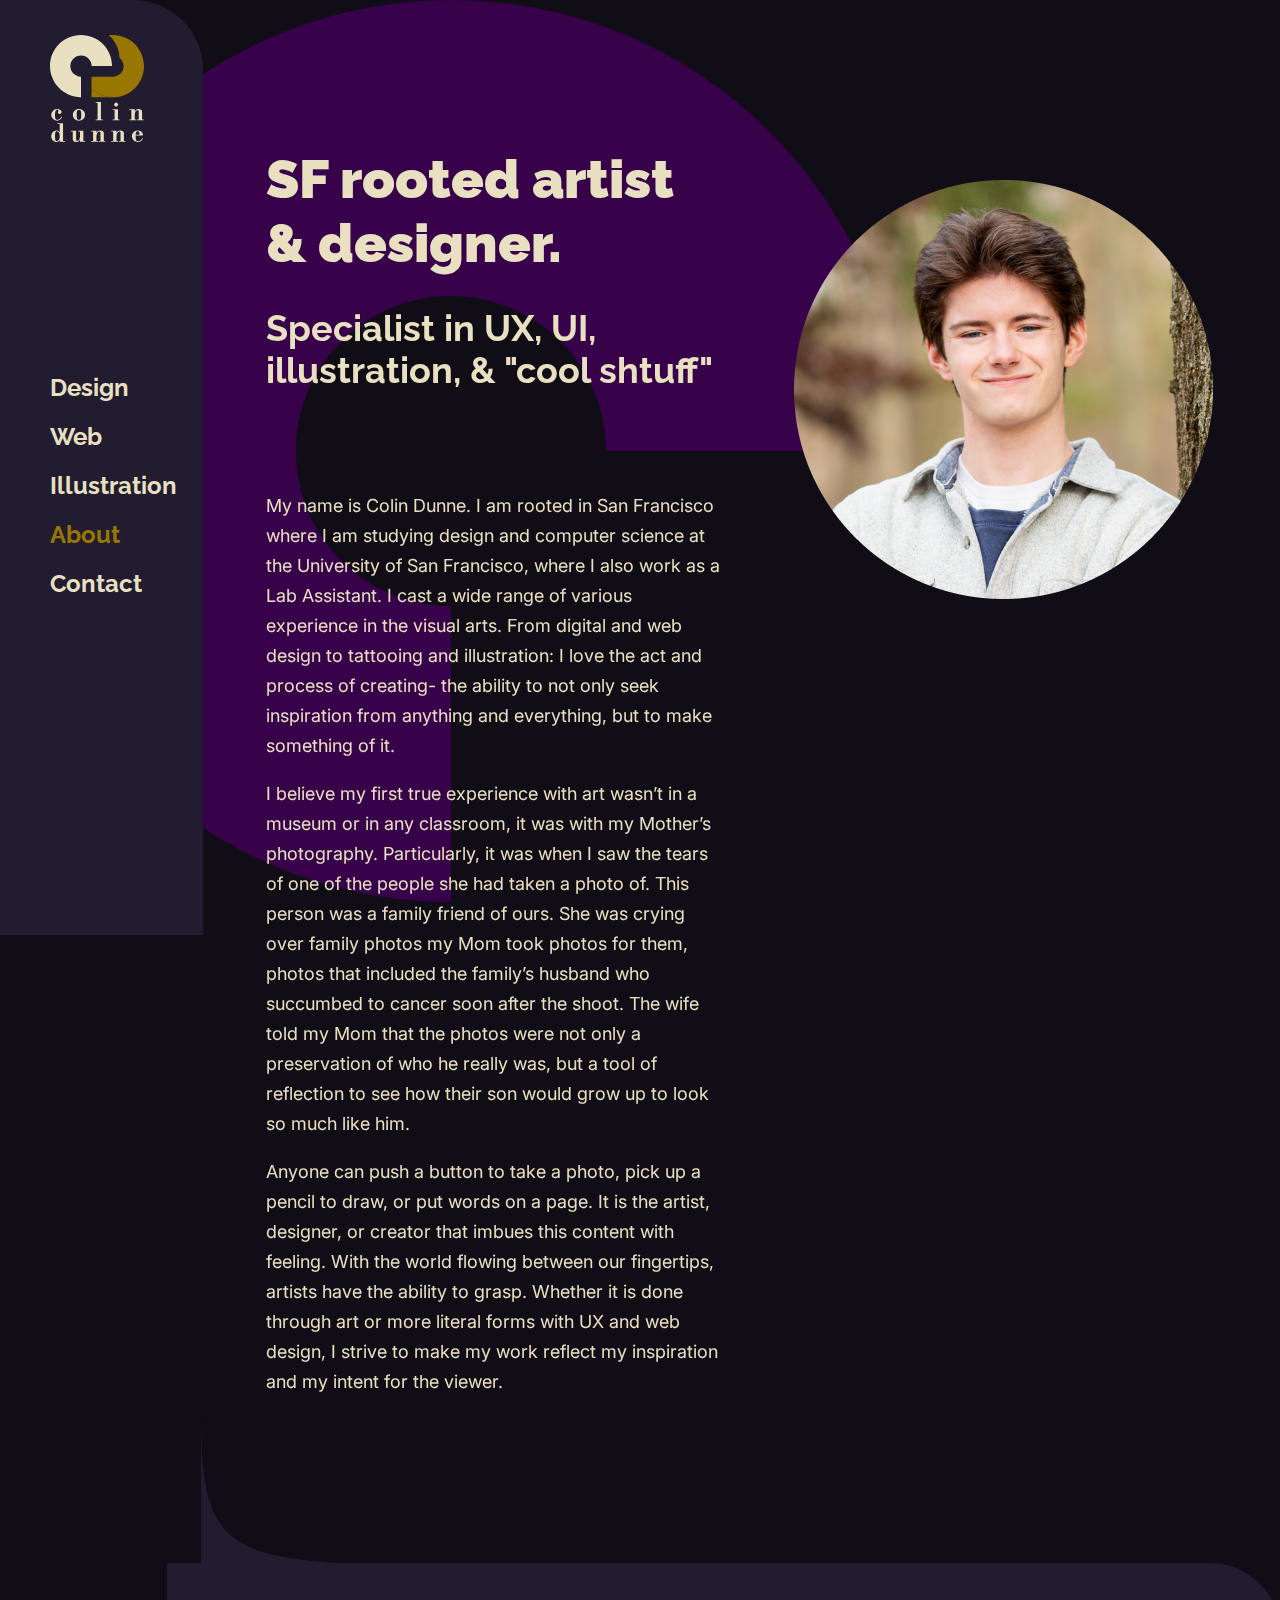
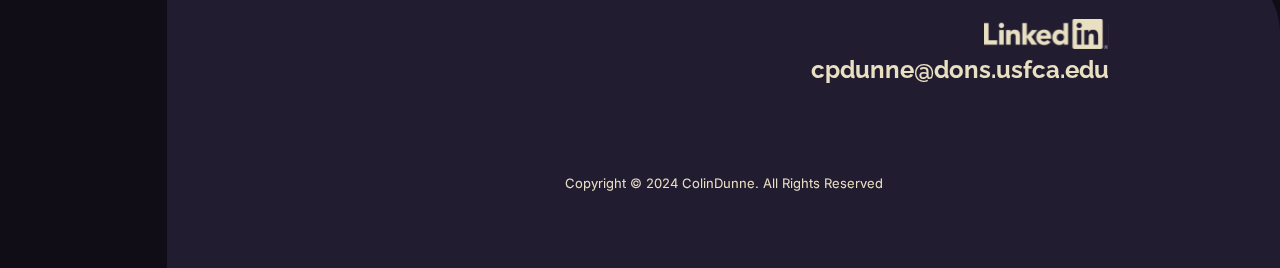
<file: portfolio/about.html>
<!DOCTYPE html>
<html>
  <head>
    <meta charset="utf-8" />
    <meta http-equiv="X-UA-Compatible" content="IE=edge" />
    <title>Colin Dunne</title>
    <link rel="icon" type="image/x-icon" href="img/logomarkBGfav.svg">
    <meta name="description" content="" />
    <meta name="viewport" content="width=device-width, initial-scale=1.0" />
    <link rel="stylesheet" href="css/main.css" />
  </head>
  <body class="grid2">
    <section class="mobileHeaderGrid">
      <section class="mobileLogo">
        <a href="index.html"><img
            src="img/logotype_horizontal.svg"
            alt="Logo innitials 'CD' with name 'colin dunne' below it"
            id="mobileLogoImg"
          /></a>
      </section>
      <div class="wrapper">
  <div class="hamburger-menu-button" onclick="toggleMenu()">
      <div class="hamburger-menu"> 
  </div>
</div>
      </section>

      <section id="mobileNav">
        <img src="img/mobilevector.svg" class="mobilevector"/>
        <nav id="mobileNavItems">
        <a href="index.html">Design</a>
        <a href="web.html">Web</a>
        <a href="illustration.html">Illustration</a>
        <a href="about.html" class="navactive">About</a>
        <a href="contact.html">Contact</a>
        </nav>
        
    </section>
    
    
    <!--Header/left nav bar-->
    <nav class="one">
      <section>
        <a href="index.html"
          ><img
            src="img/logotype.svg"
            alt="Logo innitials 'CD' with name 'colin dunne' below it"
        /></a>
      </section>

      <section class="navsection">
        <a href="index.html">Design</a>
        <a href="web.html">Web</a>
        <a href="illustration.html">Illustration</a>
        <a href="about.html" class="navactive">About</a>
        <a href="contact.html">Contact</a>
      </section>
    </nav>

    <div class="menu">
      <nav class="menu__nav">
        <section class="navsectionB">
          <a href="index.html">Design</a>
          <a href="web.html">Web</a>
          <a href="illustration.html">Illustration</a>
          <a href="about.html" class="navactive">About</a>
          <a href="contact.html">Contact</a>
        </section>
        
      </nav>
      <button class="menu__toggle r-button" type="button">
        <span class="menu__hamburger m-hamburger">
          <span class="m-hamburger__label">
            <span class="menu__toggle-hint screen-reader">Open menu</span>
          </span>
        </span>
      </button>
    </div>

    <!--Biline & full bio-->
    <section class="twoAB">
      <section class="aboutimgMobile">
        <img src="img/port.png" id="aboutimg" />
      </section>
      <section>
        <h2 id="abouth2">SF rooted artist & designer.</h2>
        <h3 id="abouth3">
          Specialist in UX, UI, illustration, & "cool shtuff"
        </h3>
      </section>
      <section>
        <p>
          My name is Colin Dunne. I am rooted in San Francisco where I am
          studying design and computer science at the University of San
          Francisco, where I also work as a Lab Assistant. I cast a wide range
          of various experience in the visual arts. From digital and web design
          to tattooing and illustration: I love the act and process of creating-
          the ability to not only seek inspiration from anything and everything,
          but to make something of it.
        </p>
        <p>
          I believe my first true experience with art wasn’t in a museum or in
          any classroom, it was with my Mother’s photography. Particularly, it
          was when I saw the tears of one of the people she had taken a photo
          of. This person was a family friend of ours. She was crying over
          family photos my Mom took photos for them, photos that included the
          family’s husband who succumbed to cancer soon after the shoot. The
          wife told my Mom that the photos were not only a preservation of who
          he really was, but a tool of reflection to see how their son would
          grow up to look so much like him.
        </p>
        <p>
          Anyone can push a button to take a photo, pick up a pencil to draw, or
          put words on a page. It is the artist, designer, or creator that
          imbues this content with feeling. With the world flowing between our
          fingertips, artists have the ability to grasp. Whether it is done
          through art or more literal forms with UX and web design, I strive to
          make my work reflect my inspiration and my intent for the viewer.
        </p>
      </section>
    </section>

    <!--Self Portrait-->
    <section class="threeAB">
      <section class="aboutimg">
        <img src="img/port.png" id="aboutimg" />
      </section>
    </section>
    <section class="aboutC">
      <svg
        width="902"
        height="902"
        viewBox="0 0 902 902"
        fill="rgb(55,2,74)"
        xmlns="http://www.w3.org/2000/svg"
        id="aboutC"
      >
        <path
          id="Vector"
          d="M296.022 451C296.022 365.409 365.419 296.004 451 296.004C536.581 296.004 605.978 365.409 605.978 451H902C901.893 201.945 700.025 0 450.946 0C201.868 0 0 201.945 0 451C0 700.055 201.921 902 450.946 902V605.942C365.366 605.942 295.969 536.537 295.969 450.946L296.022 451Z"
        />
      </svg>
    </section>

    <!--Footer-->
    <section class="eight">
      <img src="img/footvector.svg" class="footvector" />
      <footer>
        <section class="footer">
          <!--Source: https://stackoverflow.com/questions/18813299/changing-image-on-hover-with-css-html by kurdt's -->
          <a href="https://www.linkedin.com/in/colin-dunne/" target="_blank"
            ><img
              src="img/linkedinlogo.svg"
              onmouseover="this.src='img/activelinkedinlogo.svg';"
              onmouseout="this.src='img/linkedinlogo.svg';"
              alt="link to my LinkedIn profile"
              id="linkedInLogo"
          /></a>
          <!--Source: https://www.rapidtables.com/web/html/mailto.html-->
          <a href="mailto:cpdunne@dons.usfca.edu" id="email">cpdunne@dons.usfca.edu</a>
        </section>
        <section class="footercopyright">
          <p class="footertxtsize">
            Copyright © 2024 ColinDunne. All Rights Reserved
          </p>
        </section>
      </footer>
    </section>
    <script src="js/about.js" async defer></script>
  </body>
</html>
</file>
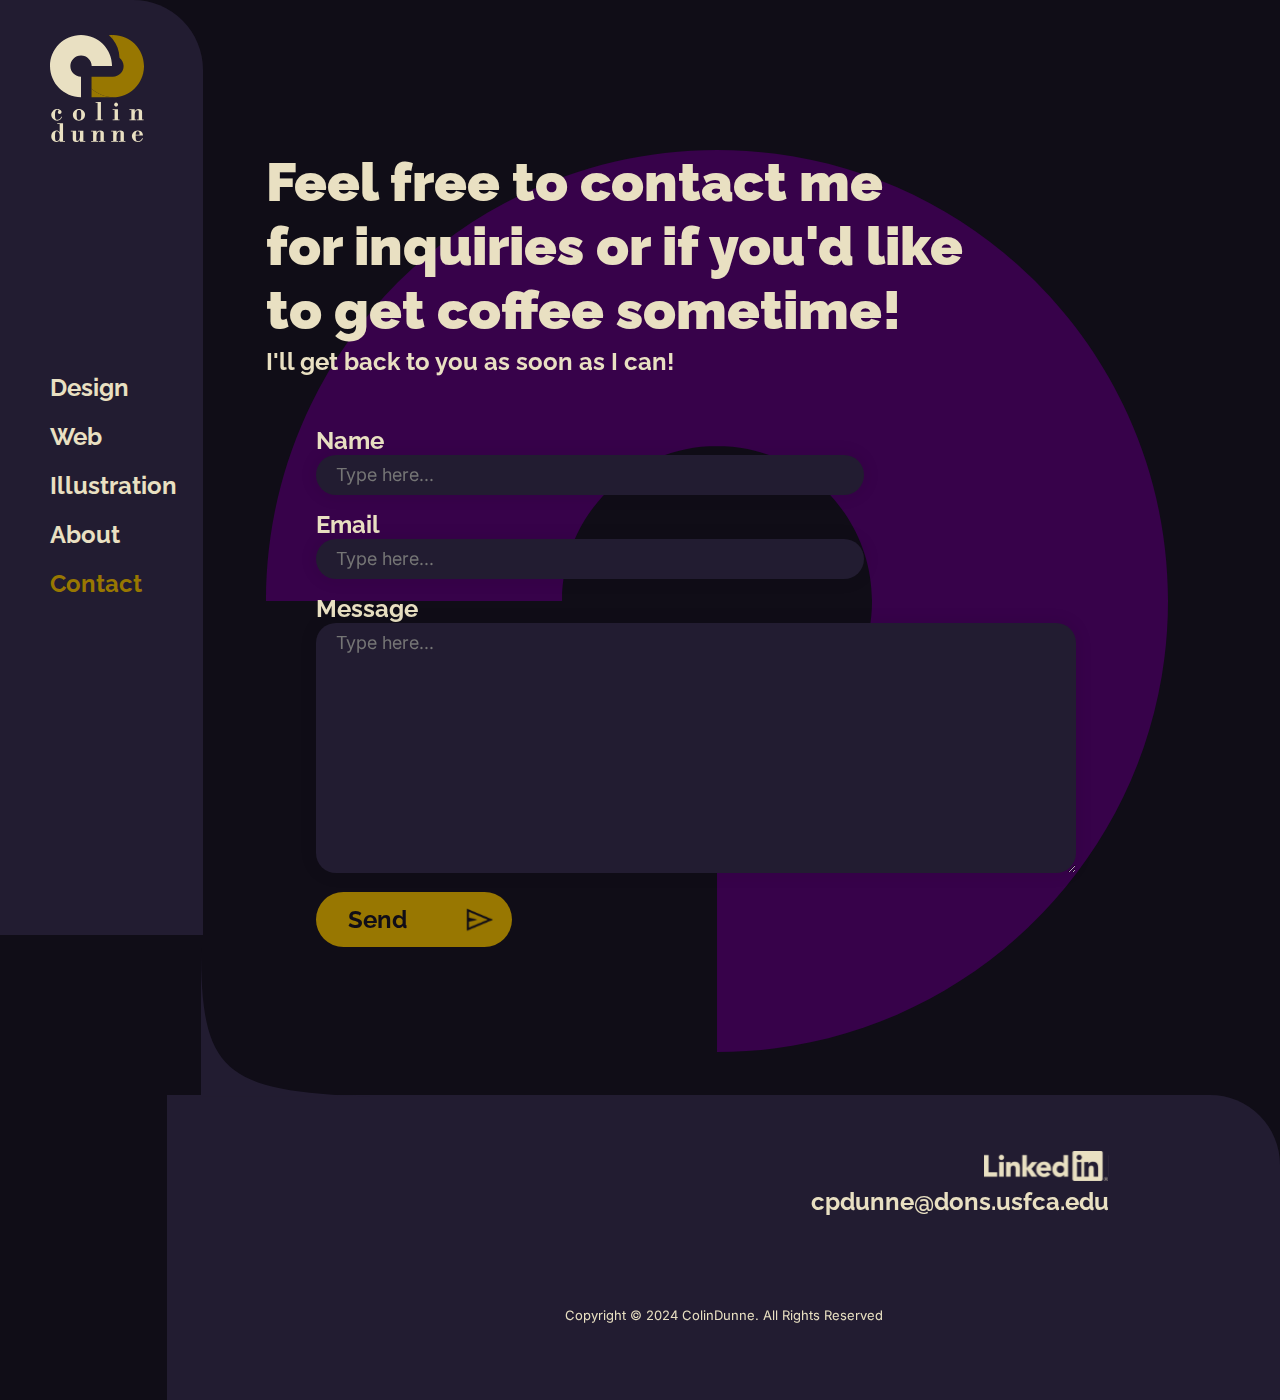
<file: portfolio/contact.html>
<!DOCTYPE html>
<html>
    <head>
        <meta charset="utf-8">
        <meta http-equiv="X-UA-Compatible" content="IE=edge">
        <title>Colin Dunne</title>
        <link rel="icon" type="image/x-icon" href="img/logomarkBGfav.svg">
        <meta name="description" content="">
        <meta name="viewport" content="width=device-width, initial-scale=1.0">
        <link rel="stylesheet" href="css/main.css">
    </head>
    <body class="grid3">
        <section class="mobileHeaderGrid">
      <section class="mobileLogo">
        <a href="index.html"><img
            src="img/logotype_horizontal.svg"
            alt="Logo innitials 'CD' with name 'colin dunne' below it"
            id="mobileLogoImg"
          /></a>
      </section>
      <div class="wrapper">
  <div class="hamburger-menu-button" onclick="toggleMenu()">
      <div class="hamburger-menu"> 
  </div>
</div>
      </section>

      <section id="mobileNav">
        <img src="img/mobilevector.svg" class="mobilevector"/>
        <nav id="mobileNavItems">
        <a href="index.html">Design</a>
        <a href="web.html">Web</a>
        <a href="illustration.html">Illustration</a>
        <a href="about.html">About</a>
        <a href="contact.html" class="navactive">Contact</a>
        </nav>
        
    </section>
    
    
        <!--Header/left nav bar-->
        <nav class="one">
            <section>
                <a href="index.html"><img src="img/logotype.svg" alt="Logo innitials 'CD' with name 'colin dunne' below it"></a>
            </section>
            
            <section class="navsection">
                <a href="index.html">Design</a>
                <a href="web.html">Web</a>
                <a href="illustration.html">Illustration</a>
                <a href="about.html">About</a>
                <a href="contact.html" class="navactive">Contact</a>
            </section>
        </nav>
        <div class="menu">
            <nav class="menu__nav">
                <section class="navsectionB">
                    <a href="index.html">Design</a>
                    <a href="web.html">Web</a>
                    <a href="illustration.html">Illustration</a>
                    <a href="about.html">About</a>
                    <a href="contact.html" class="navactive">Contact</a>
                </section>
                
            </nav>
            <button class="menu__toggle r-button" type="button">
                <span class="menu__hamburger m-hamburger">
                <span class="m-hamburger__label">
                    <span class="menu__toggle-hint screen-reader">Open menu</span>
                </span>
                </span>
            </button>
        </div>
        
        <!--Text boxes-->
        <section class="contacttwo">
            <h2 id="contacth2">Feel free to contact me for inquiries or if you'd like to get coffee sometime!</h2>
            <h4 id="contacth4">I'll get back to you as soon as I can!</h4>
            <h2></h2>
            <form
            action="https://formspree.io/f/mqkjglrp"
            method="POST">
                <!--Source: https://blog.hubspot.com/website/html-text-box-->
                <section>
                    <label for="Name">Name</label> <br>
                    <input type="text" id="Name" name="Name" placeholder="Type here..." minlength="2" class="name">
                </section>
                <section>
                    <label for="Email">Email</label> <br>
                    <input type="text" id="Email" name="Email" placeholder="Type here..." minlength="2" class="email">
                </section>
                <section>
                    <label for="Message">Message</label> <br>

                    <textarea id="Message" name="Message" rows="8" cols="60" placeholder="Type here..." ></textarea>
                </section>
                <div id="submissionB">
                    <button class="shake" type="submit">
                <div>Send</div> <img src="img/sendicon.svg" id="sendicon">
            </button>
                </div>
            </form>
        </section>

            

        <section class="contactC">
            <section class="contactCflex">
                <svg width="903" height="903" viewBox="0 0 903 903" fill='rgb(55,2,74)' xmlns="http://www.w3.org/2000/svg" id="contactC">
                <path id="Vector" d="M451.006 296.032C536.597 296.03 606.004 365.426 606.006 451.006C606.007 536.587 536.604 605.985 451.013 605.987L451.019 902.01C700.074 901.897 902.015 700.025 902.01 450.946C902.004 201.868 700.055 0.004293 451 0.00958748C201.945 0.014882 0.00428977 201.94 0.00958362 450.966L296.067 450.959C296.065 365.379 365.469 295.98 451.06 295.978L451.006 296.032Z"/>
                </svg>
            </section>
        </section>
        
        <!--Footer-->
        <section class="eight">
            <img src="img/footvector.svg" class="footvector">
            <footer>
                <section class="footer">
                    <!--Source: https://stackoverflow.com/questions/18813299/changing-image-on-hover-with-css-html by kurdt's -->
                    <a href="https://www.linkedin.com/in/colin-dunne/" target="_blank"><img src='img/linkedinlogo.svg' onmouseover="this.src='img/activelinkedinlogo.svg';" onmouseout="this.src='img/linkedinlogo.svg';" alt="link to my LinkedIn profile" id="linkedInLogo"/></a>
                    <!--Source: https://www.rapidtables.com/web/html/mailto.html-->
                    <a href="mailto:cpdunne@dons.usfca.edu" id="email">cpdunne@dons.usfca.edu</a>
                </section>
                <section class="footercopyright">
                    <p class="footertxtsize">Copyright © 2024 ColinDunne. All Rights Reserved</p>
                </section>
            </footer>
        </section>
        
        <script src="js/contact.js" async defer></script>
    </body>
</html>
</file>
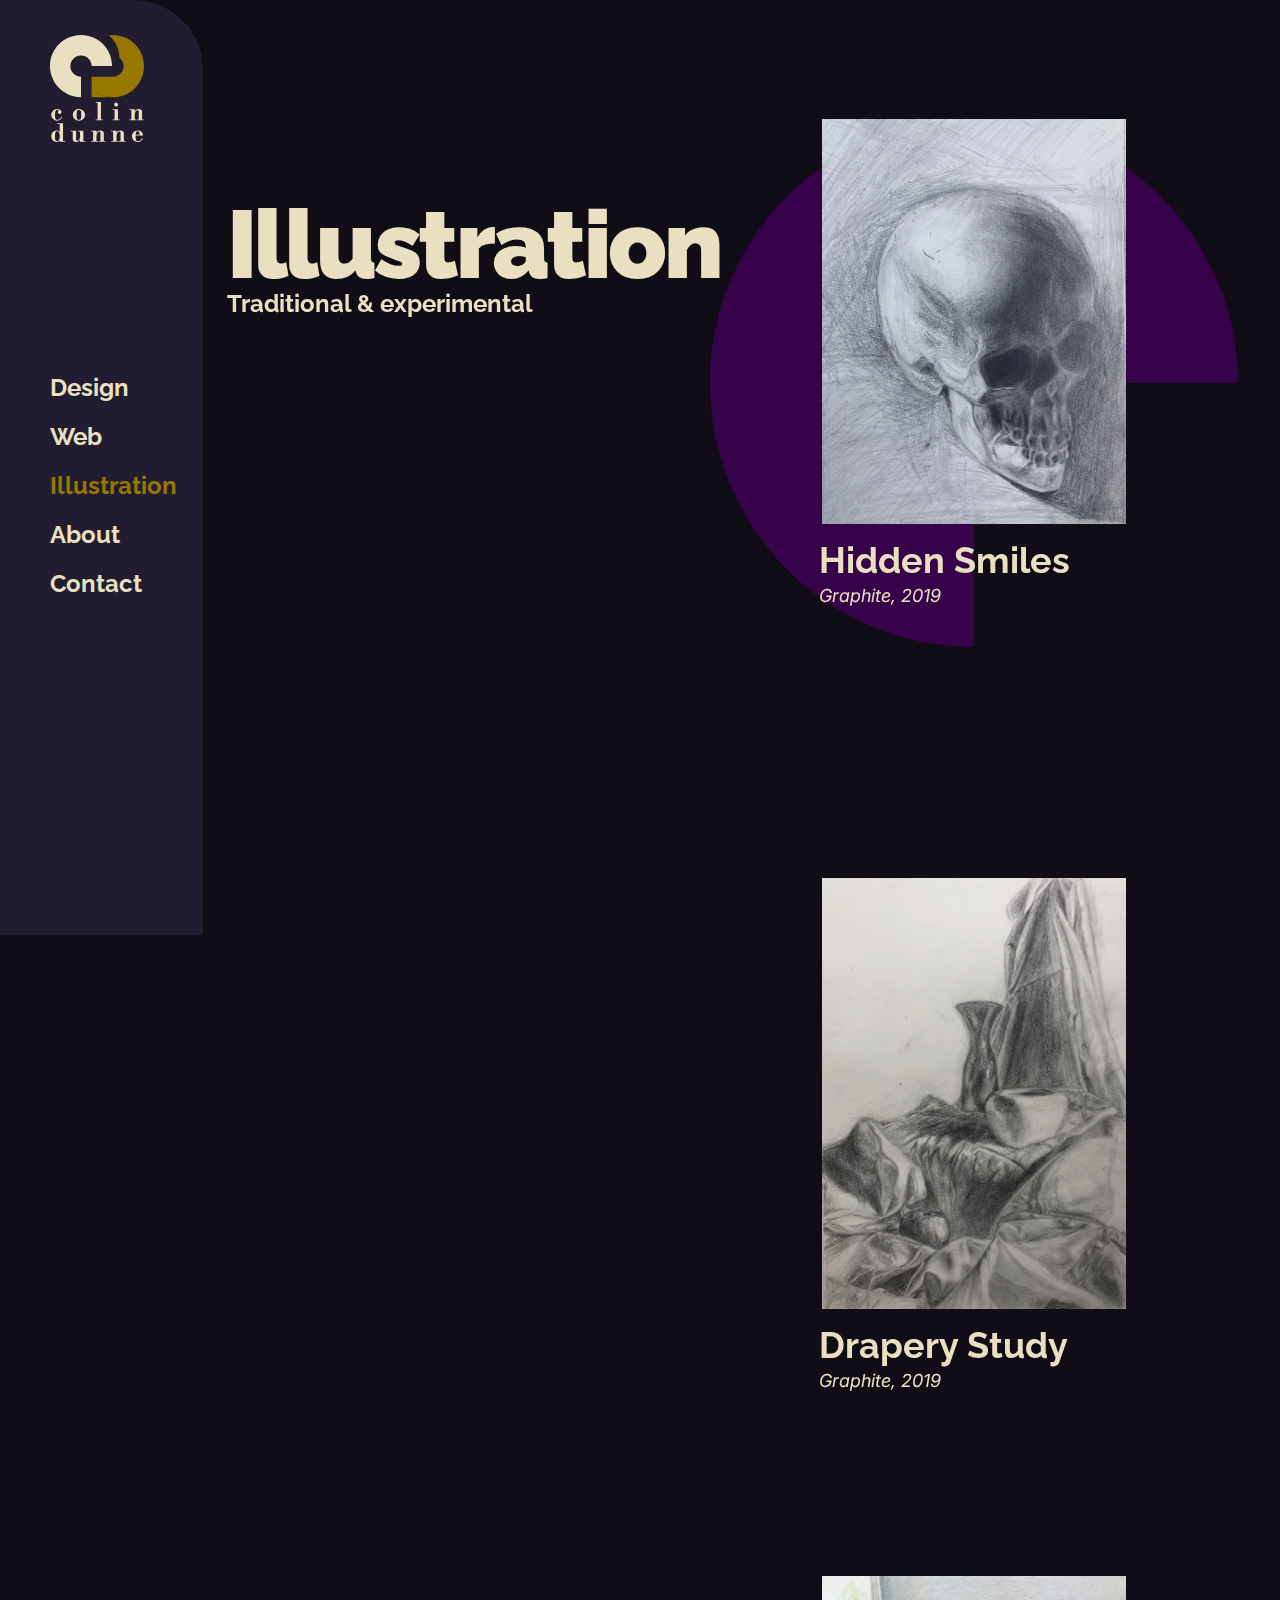
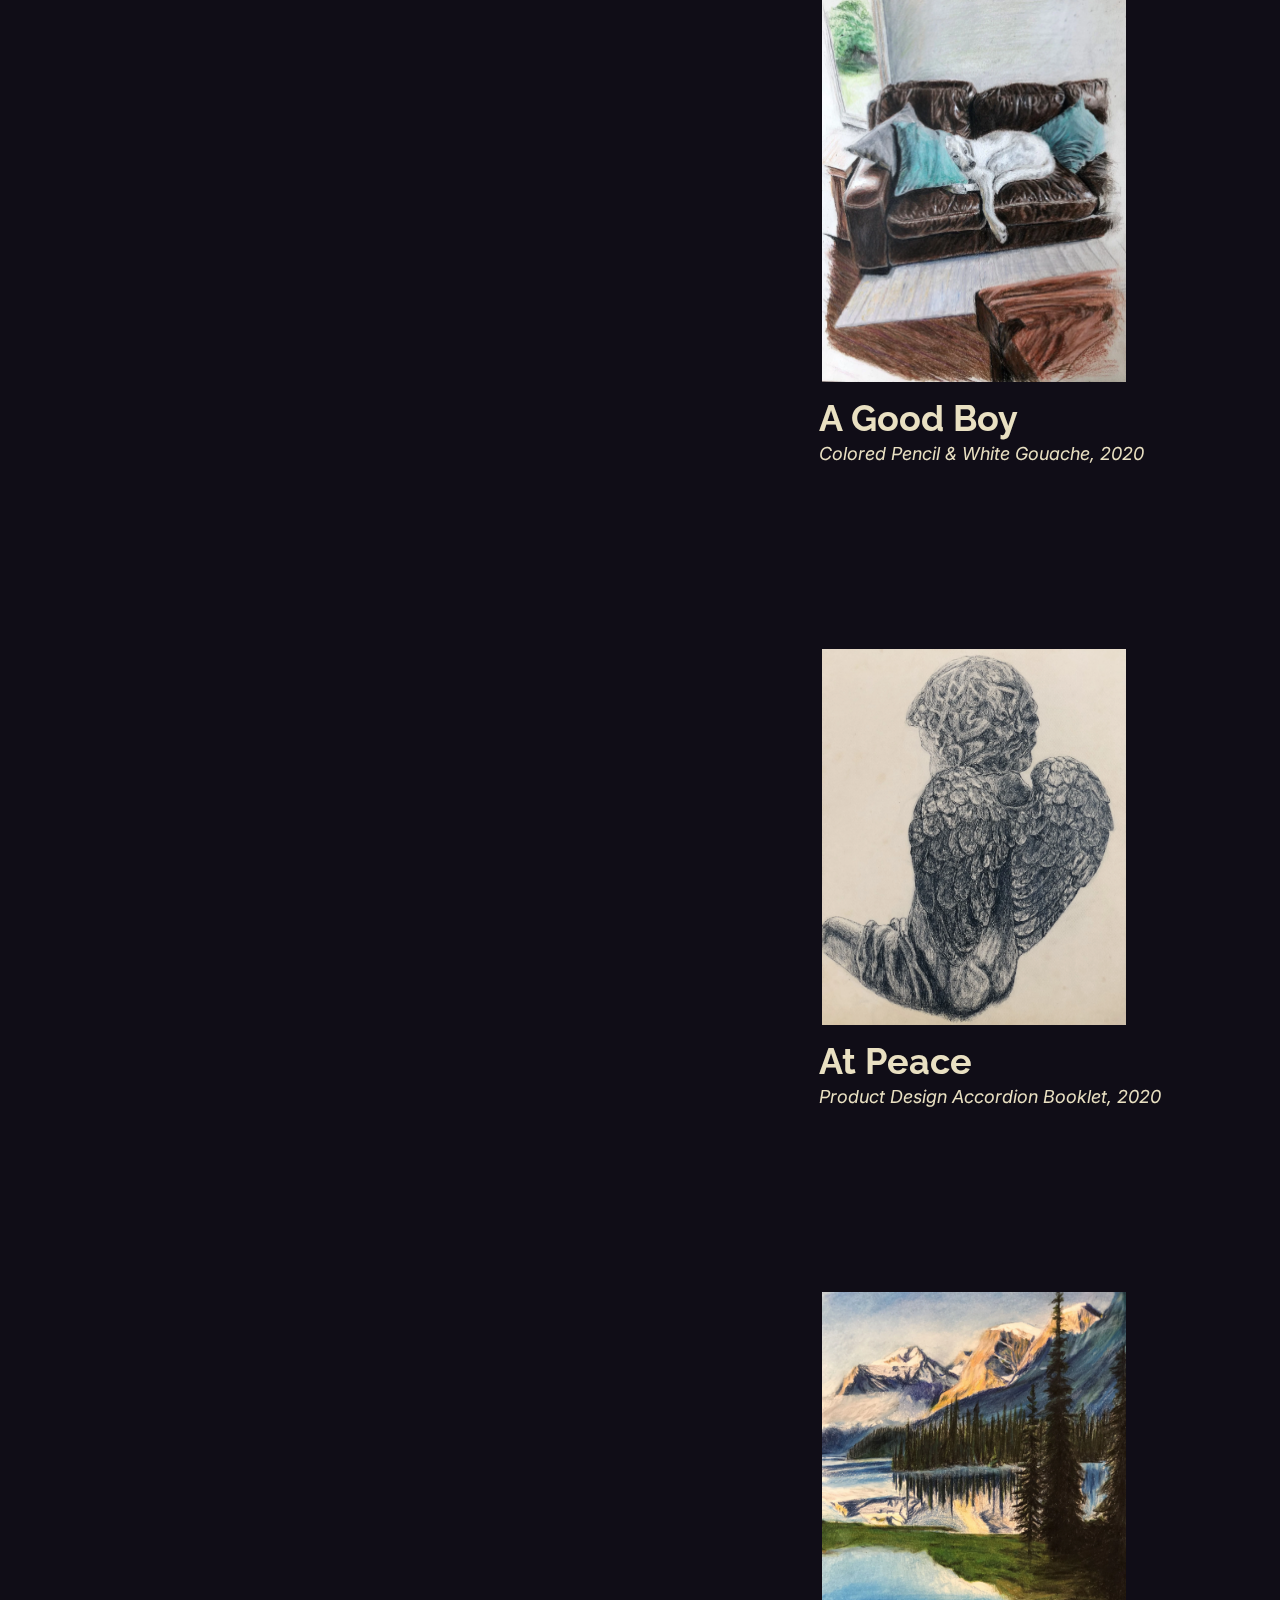
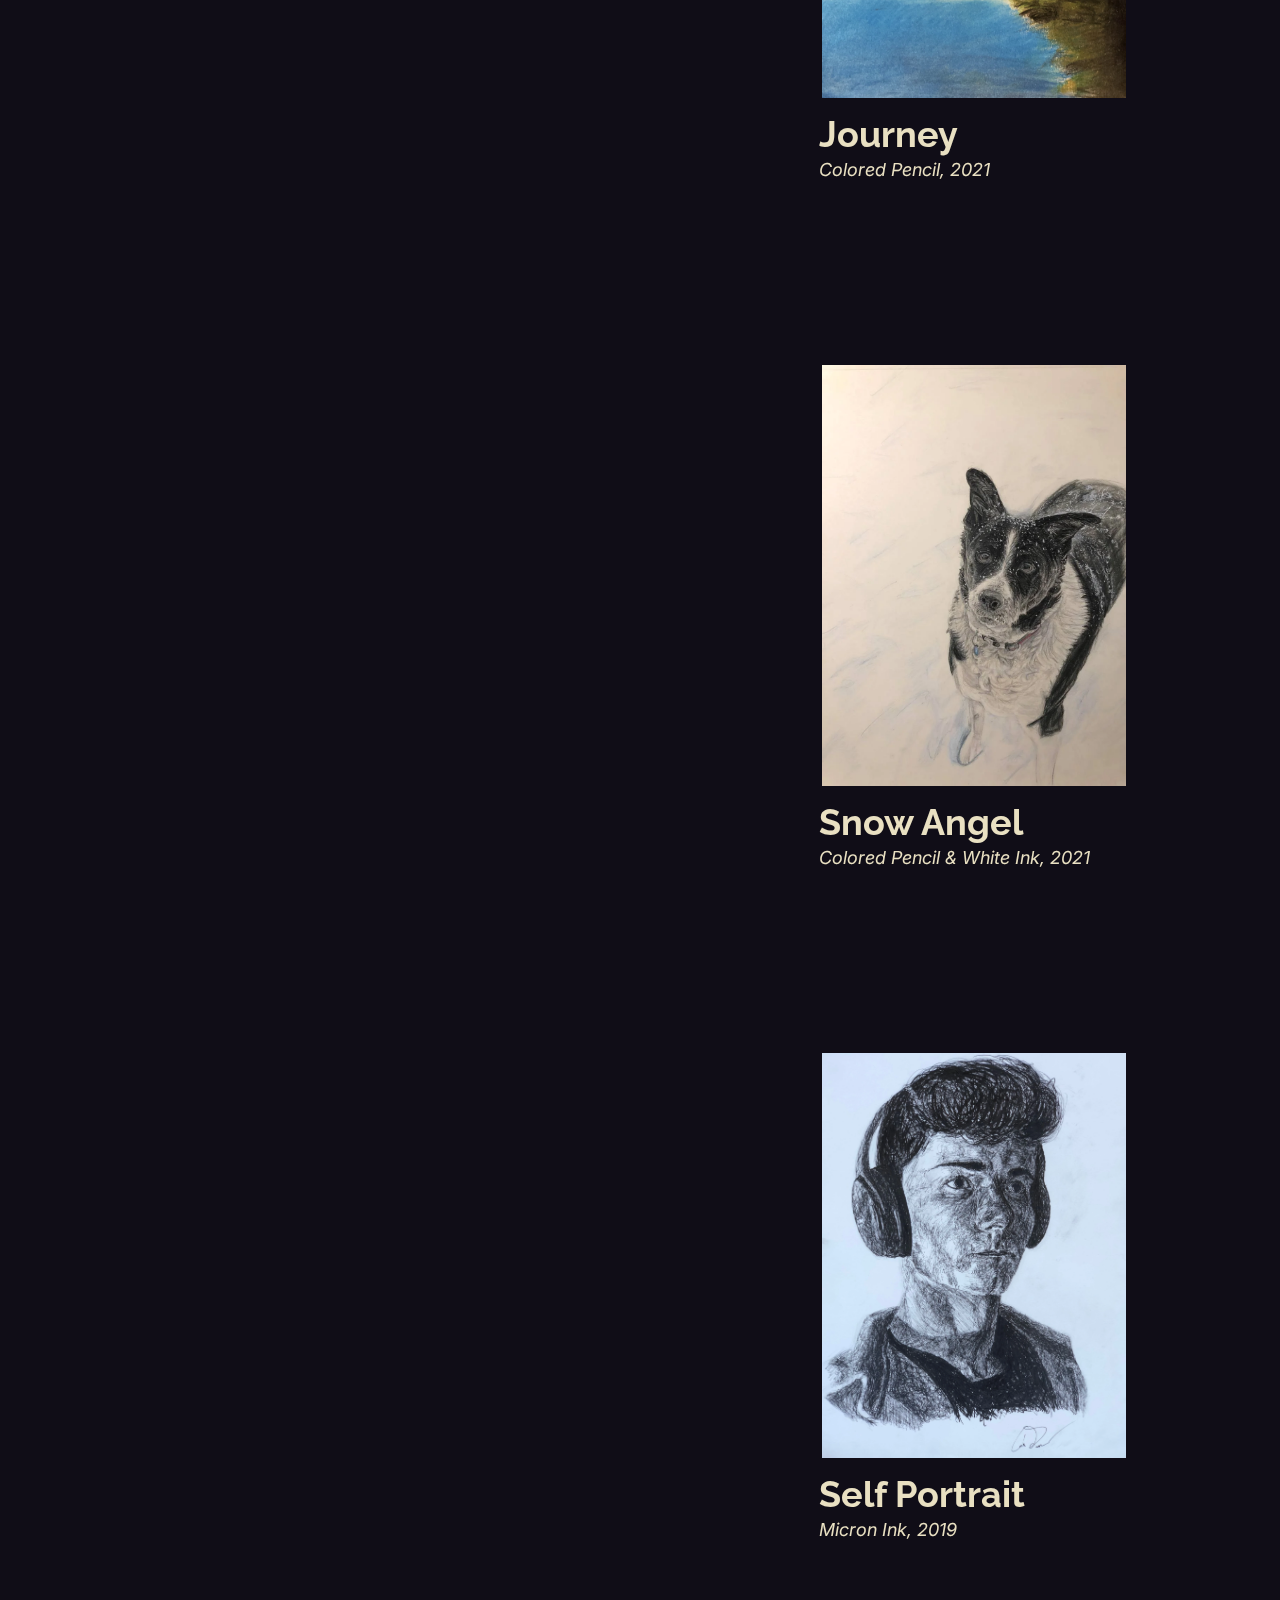
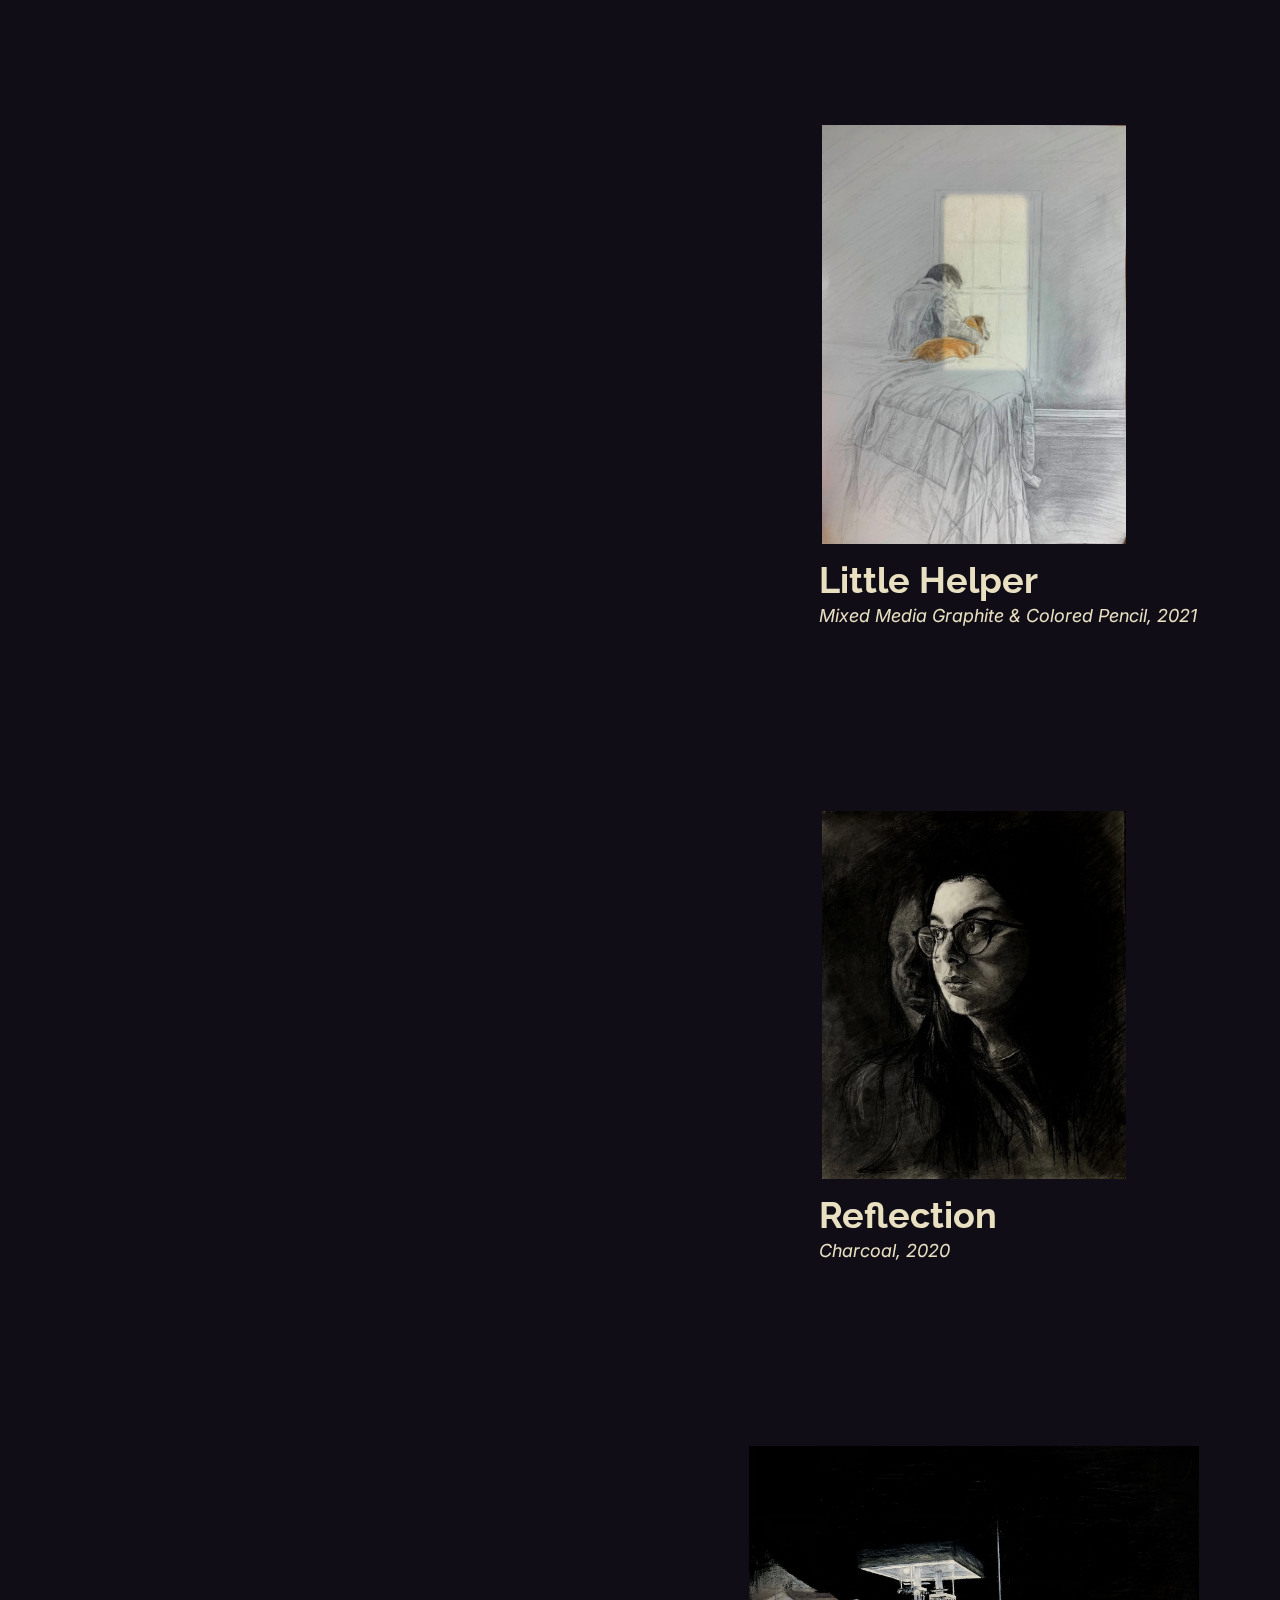
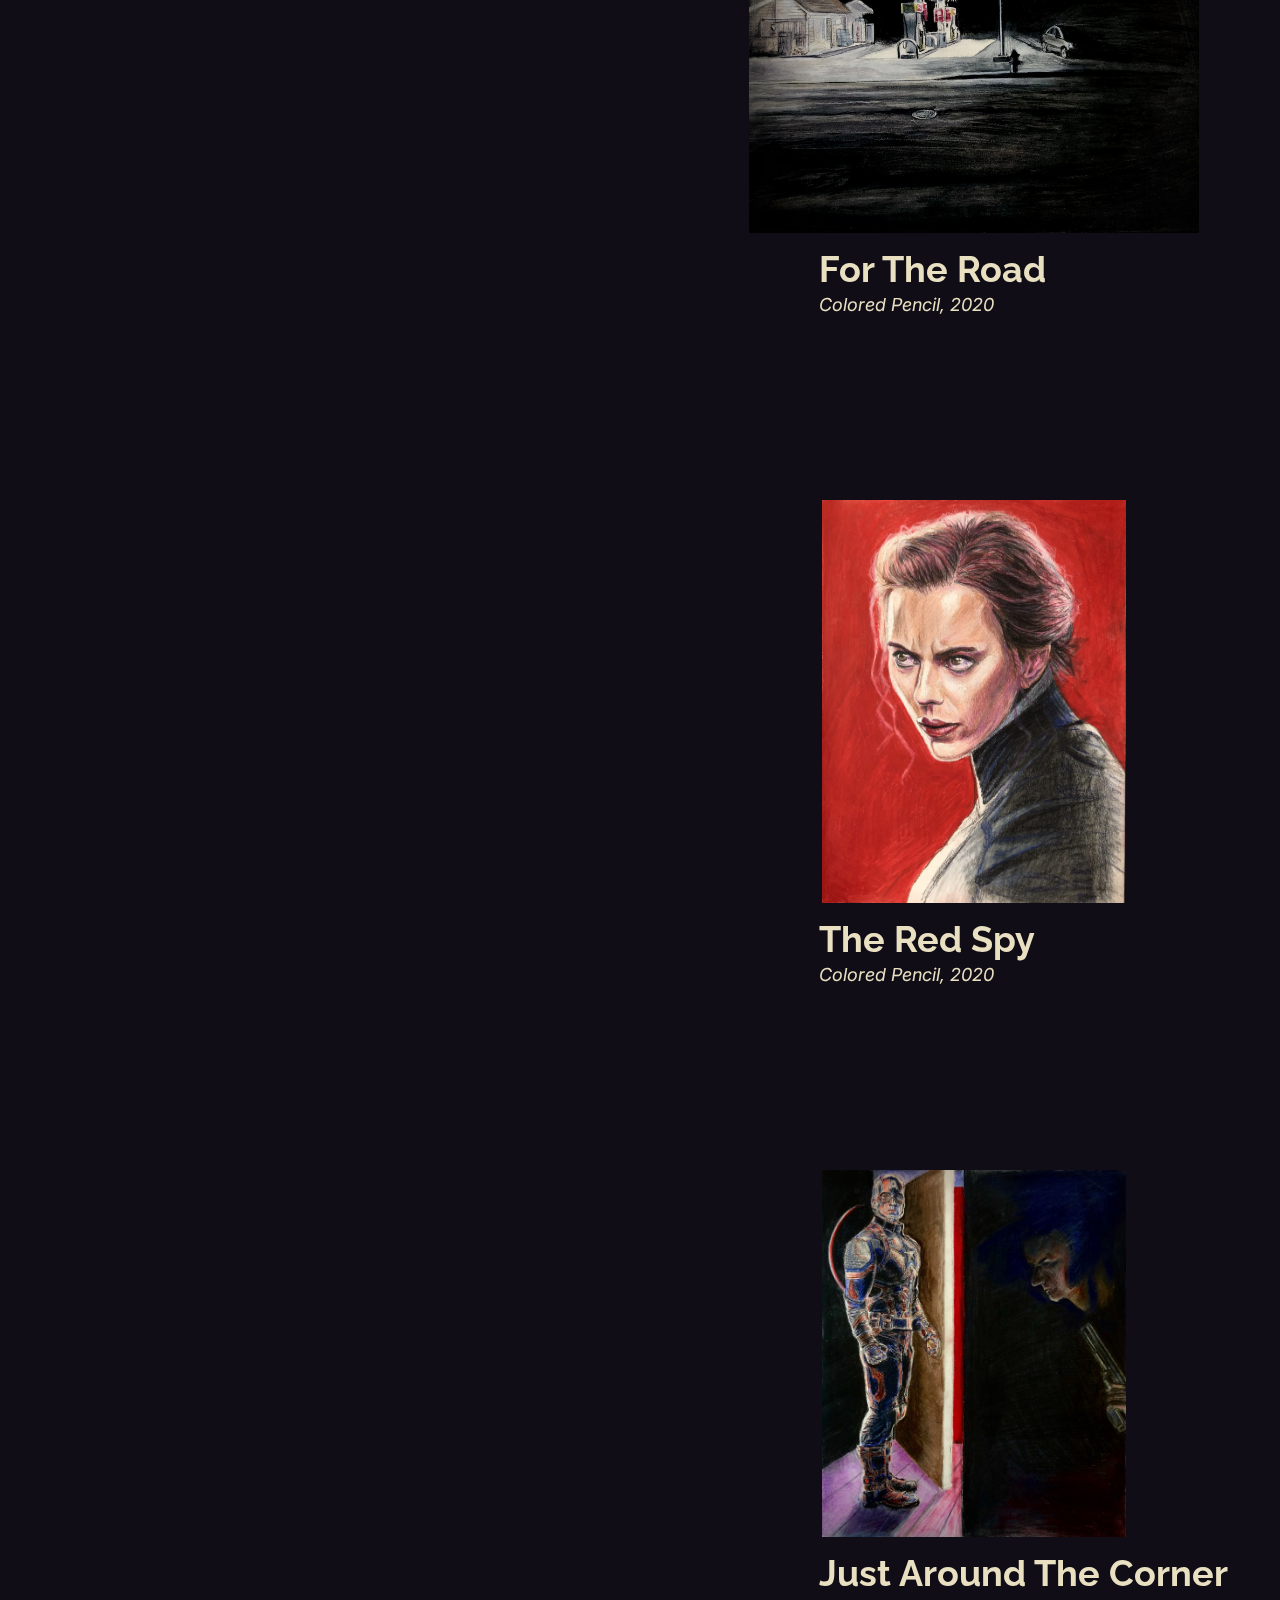
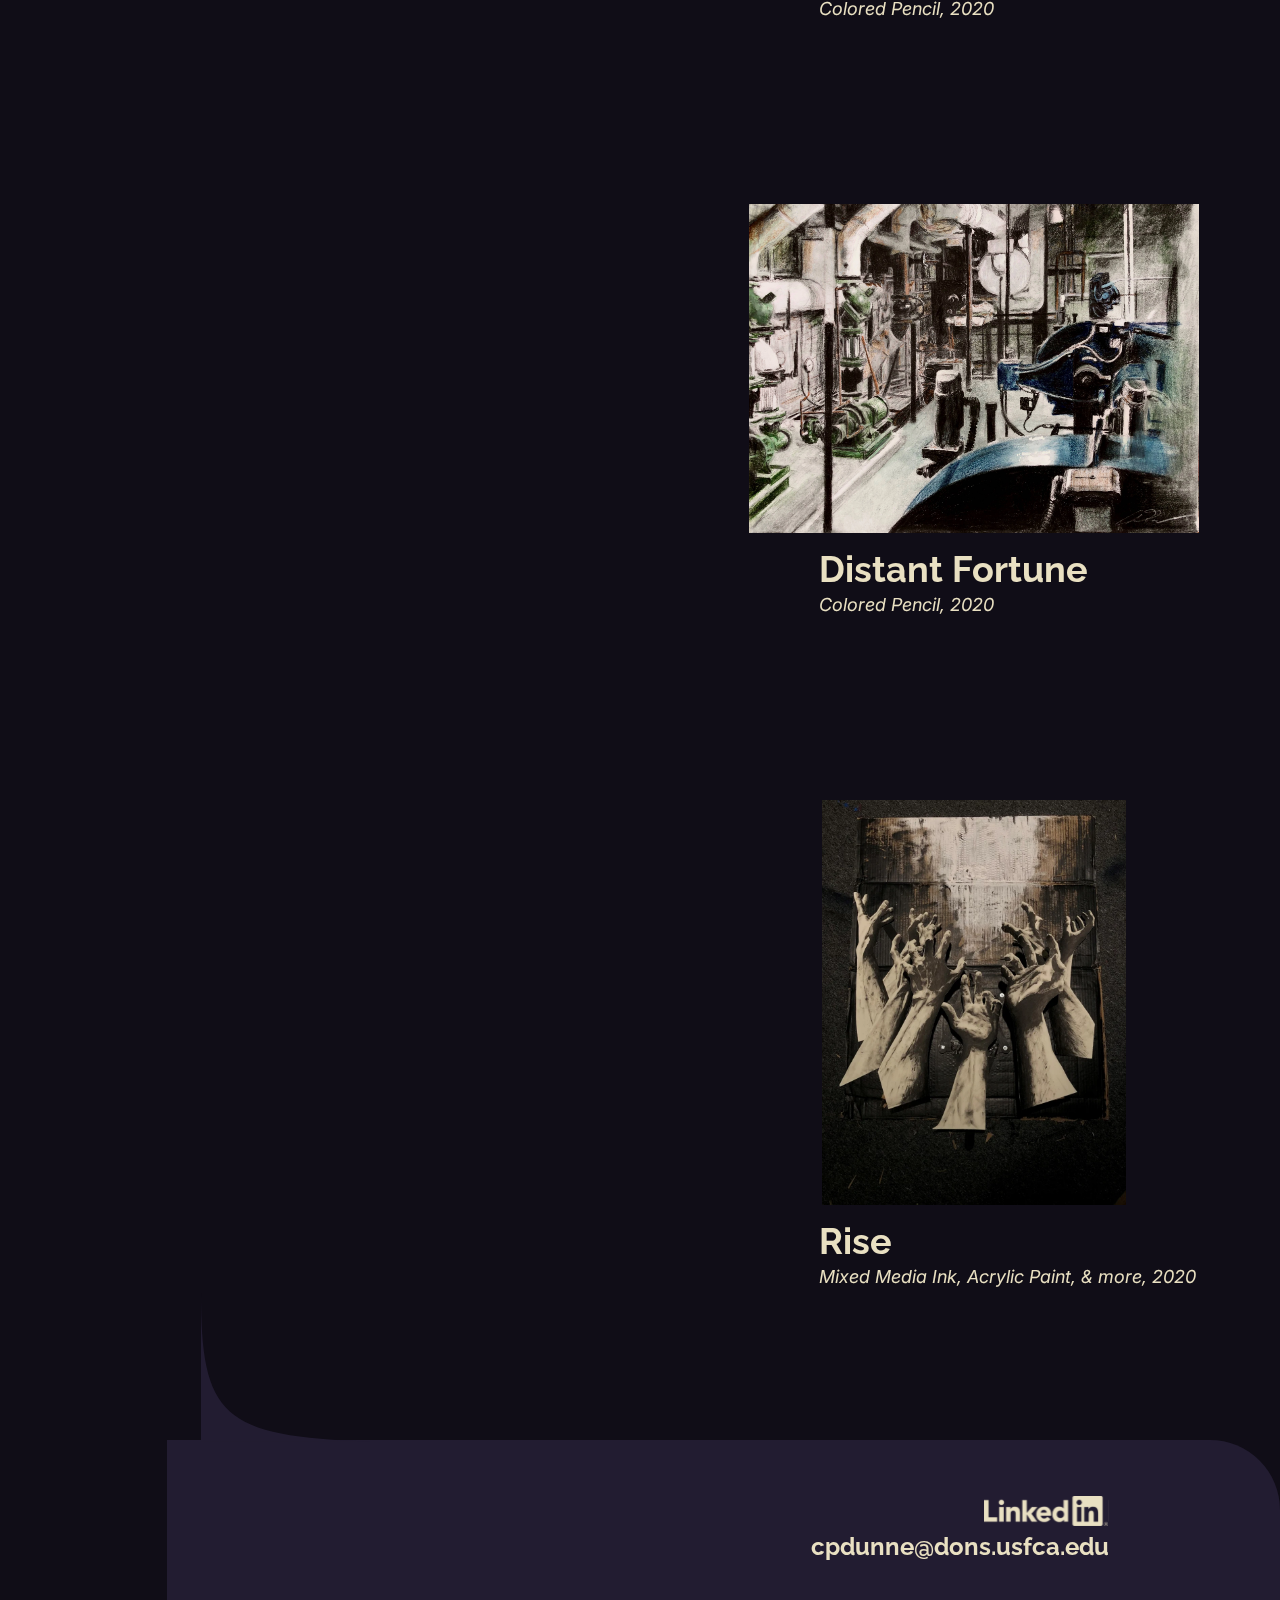
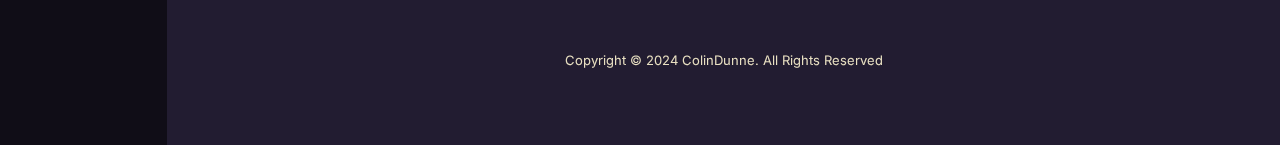
<file: portfolio/illustration.html>
<!DOCTYPE html>
<html>
  <head>
    <meta charset="utf-8" />
    <meta http-equiv="X-UA-Compatible" content="IE=edge" />
    <title>Colin Dunne</title>
    <link rel="icon" type="image/x-icon" href="img/logomarkBGfav.svg">
    <meta name="description" content="" />
    <meta name="viewport" content="width=device-width, initial-scale=1.0" />
    <link rel="stylesheet" href="css/main.css" />

    <!--
    <link rel="preload" as="image" href="img/illustration/a_good_boy_S.jpg">
    <link rel="preload" as="image" href="img/illustration/at_peace_S.jpg">
    <link rel="preload" as="image" href="img/illustration/distant_fortune_S.jpg">
    <link rel="preload" as="image" href="img/illustration/drapery_S.jpg">
    <link rel="preload" as="image" href="img/illustration/for_the_road_S.jpg">
    <link rel="preload" as="image" href="img/illustration/hidden_smiles_S.jpg">> 
    <link rel="preload" as="image" href="img/illustration/journey_S.jpg">
    <link rel="preload" as="image" href="img/illustration/just_around_the_corner_S.jpeg">
    <link rel="preload" as="image" href="img/illustration/little_helper_S.jpeg">
    <link rel="preload" as="image" href="img/illustration/red_spy_S.jpg">
    <link rel="preload" as="image" href="img/illustration/reflection_S.jpg">
    <link rel="preload" as="image" href="img/illustration/rise_img_S.jpg">
    <link rel="preload" as="image" href="img/illustration/self_port_S.jpg">
    <link rel="preload" as="image" href="img/illustration/snow_angel_S.jpg">
    
    <link rel="preload" as="image" href="img/illustration">-->

  </head>
  <body id="illusBod" > <!-- onload="illusLoad()" -->
    <section class="mobileHeaderGrid">
      <section class="mobileLogo">
        <a href="index.html"><img
            src="img/logotype_horizontal.svg"
            alt="Logo innitials 'CD' with name 'colin dunne' below it"
            id="mobileLogoImg"
          /></a>
      </section>
      <div class="wrapper">
  <div class="hamburger-menu-button" onclick="toggleMenu()">
      <div class="hamburger-menu"> 
  </div>
</div>
      </section>

      <section id="mobileNav">
        <img src="img/mobilevector.svg" class="mobilevector"/>
        <nav id="mobileNavItems">
        <a href="index.html">Design</a>
        <a href="web.html">Web</a>
        <a href="illustration.html" class="navactive">Illustration</a>
        <a href="about.html">About</a>
        <a href="contact.html">Contact</a>
        </nav>
        
    </section>
        <!-- Made By Aditya Rahmanda -->


<!--<div class="menu">
      <button class="menu__toggle r-button" type="button">
        <span class="menu__hamburger m-hamburger">
          <span class="m-hamburger__label">
            <span class="menu__toggle-hint screen-reader">Open menu</span>
          </span>
        </span>
      </button>
      <nav class="menu__nav">
        <section class="navsectionB">
          <a href="index.html">Design</a>
          <a href="illustration.html" class="navactive">Illustration</a>
            <a href="about.html">About</a>
            <a href="contact.html">Contact</a>
        </section>
        
      </nav>
    </div>-->

      
    
    
    <!--Header/left nav bar-->
    <nav class="one">
      <section>
        <a href="index.html"><img
          src="img/logotype.svg"
          alt="Logo innitials 'CD' with name 'colin dunne' below it"
        /></a>
      </section>

      <section class="navsection">
        <a href="index.html">Design</a>
        <a href="web.html">Web</a>
        <a href="illustration.html" class="navactive">Illustration</a>
        <a href="about.html">About</a>
        <a href="contact.html">Contact</a>
      </section>
    </nav>
    <div class="menu">
      <button class="menu__toggle r-button" type="button">
        <span class="menu__hamburger m-hamburger">
          <span class="m-hamburger__label">
            <span class="menu__toggle-hint screen-reader">Open menu</span>
          </span>
        </span>
      </button>
      <nav class="menu__nav">
        <section class="navsectionB">
          <a href="index.html">Design</a>
          <a href="web.html">Web</a>
          <a href="illustration.html" class="navactive">Illustration</a>
            <a href="about.html">About</a>
            <a href="contact.html">Contact</a>
        </section>
      </nav>
    </div>
    <!--<nav class="burgerbod">
      <div class="burgerbuns" onclick="this.classList.toggle('active')">
        <svg xmlns="http://www.w3.org/2000/svg" width="150" height="150" viewBox="0 0 200 200">
              <g stroke-width="6.5" stroke-linecap="round">
                <path
                  d="M72 82.286h28.75"
                  fill="#009100"
                  fill-rule="evenodd"
                  stroke="#fff"
                />
                <path
                  d="M100.75 103.714l72.482-.143c.043 39.398-32.284 71.434-72.16 71.434-39.878 0-72.204-32.036-72.204-71.554"
                  fill="none"
                  stroke="#fff"
                />
                <path
                  d="M72 125.143h28.75"
                  fill="#009100"
                  fill-rule="evenodd"
                  stroke="#fff"
                />
                <path
                  d="M100.75 103.714l-71.908-.143c.026-39.638 32.352-71.674 72.23-71.674 39.876 0 72.203 32.036 72.203 71.554"
                  fill="none"
                  stroke="#fff"
                />
                <path
                  d="M100.75 82.286h28.75"
                  fill="#009100"
                  fill-rule="evenodd"
                  stroke="#fff"
                />
                <path
                  d="M100.75 125.143h28.75"
                  fill="#009100"
                  fill-rule="evenodd"
                  stroke="#fff"
                />
              </g>
            </svg>
          </div>
    </nav> -->

    <!--Biline-->
    <section class="two">
      <section id="workbiline">
        <h1 class="workbilineM" id="illusMidline">Illustration</h1>
        <h4 id="abouth3">
          Traditional & experimental
        </h4>
      </section>
    </section>

    <!--Rotating "C" Source: http://thenewcode.com/279/Rotate-Elements-on-Scroll-with-JavaScript-->
    <!--Color Changing Source: https://codepen.io/webopixel/pen/wWWWzL-->
    <section class="rCgrid">
      <section class="rCflex">
        <svg
          class="rotatingC"
          viewBox="0 0 528 528"
          fill='rgb(55,2,74)'
          xmlns="http://www.w3.org/2000/svg"
          xmlns:xlink="http://www.w3.org/1999/xlink"
          version="1.1"
        >
          <path
            id="rotatingCinternalID"
            d="M173.281 264C173.281 213.898 213.904 173.271 264 173.271C314.096 173.271 354.719 213.898 354.719 264H528C527.937 118.212 409.771 0 263.969 0C118.166 0 0 118.212 0 264C0 409.788 118.198 528 263.969 528V354.698C213.873 354.698 173.25 314.071 173.25 263.969L173.281 264Z"
            
          />
          <g stroke="none" fill="none">
          </g>
        </svg>
      </section>
    </section>


    <!--Portfolio overlay images-->
    <div class="overlay" id="skull" onclick="off('skull')"><img src="img/illustration/hidden_smiles.webp" alt="" class="overlayportrait"/></div>
    <div class="overlay" id="drapery" onclick="off('drapery')"><img src="img/illustration/drapery.webp" alt="" class="overlaylandscape"/></div>
    <div class="overlay" id="newman" onclick="off('newman')"><img src="img/illustration/a_good_boy.webp" alt="" class="overlayportrait"/></div>
    <div class="overlay" id="peace" onclick="off('peace')"><img src="img/illustration/at_peace.webp" alt="" class="overlaylandscape"/></div>
    <div class="overlay" id="snowAngel" onclick="off('snowAngel')"><img src="img/illustration/snow_angel.webp" alt="" class="overlayportrait"/></div>
    <div class="overlay" id="journey" onclick="off('journey')"><img src="img/illustration/journey.webp" alt="" class="overlayportrait"/></div>
    <div class="overlay" id="self" onclick="off('self')"><img src="img/illustration/self_port.webp" alt="" class="overlayportrait"/></div>
    <div class="overlay" id="helper" onclick="off('helper')"><img src="img/illustration/little_helper.webp" alt="" class="overlayportrait"/></div>
    <div class="overlay" id="road" onclick="off('road')"><img src="img/illustration/for_the_road.webp" alt="" class="overlayportrait"/></div>
    <div class="overlay" id="spy" onclick="off('spy')"><img src="img/illustration/red_spy.webp" alt="" class="overlayportrait"/></div>
    <div class="overlay" id="reflection" onclick="off('reflection')"><img src="img/illustration/reflection.webp" alt="" class="overlayportrait"/></div>
    <div class="overlay" id="corner" onclick="off('corner')"><img src="img/illustration/just_around_the_corner.webp" alt="" class="overlayportrait"/></div>
    <div class="overlay" id="fortune" onclick="off('fortune')"><img src="img/illustration/distant_fortune.webp" alt="" class="overlayportrait"/></div>
    <div class="overlay" id="rise" onclick="off('rise')"><img src="img/illustration/rise_img.webp" alt="" class="overlayportrait"/></div>


    <!--Portfolio work-->
    <section class="three">
      <section class="portimg1">
        <section class="topportimg">
          <img src="img/illustration/hidden_smiles_S.webp" alt="" class="port_illus" id="top_illus"/>
          <div class="overlayhover" onclick="on('skull')"> <div></div></div>
        </section>
      </section>
      <h3 class="porttxtT">Hidden Smiles</h3>
      <p class="porttxt"><i>Graphite, 2019</i></p>
      <!--<p class="porttxtD">By March 2022, 4.3 million children in Ukraine had been displaced- more than half of the 7.5 million total child population. This piece is not to just communicate these numbers of the war, but to grip at the fact that this is a reality that these children live.</p> -->
    </section>
    

    <section class="four">
      <section class="portfolio">
        <section class="portimg">
          <img src="img/illustration/drapery_S.webp" alt="" onclick="on('drapery')" class="port_illus"/>
          <div class="overlayhover2" onclick="on('drapery')"> <div></div></div>
        </section>
      </section>
      <h3 class="porttxtT">Drapery Study</h3>
      <p class="porttxt"><i>Graphite, 2019</i></p>
      <!--<p class="porttxtD">A drapery study</p> -->
    </section>

    <section class="five">
      <section class="portfolio">
        <section class="portimg">
          <img src="img/illustration/a_good_boy_S.webp" alt="" class="port_illus"/>
          <div class="overlayhover2" onclick="on('newman')"> <div></div></div>
        </section>
      </section>
      <h3 class="porttxtT">A Good Boy</h3>
      <p class="porttxt"><i>Colored Pencil & White Gouache, 2020</i></p>
      <!--<p class="porttxtD">My dog, Newman, who loved to hang out on the couch :)</p>-->
    </section>

    <section class="six">
      <section class="portfolio">
        <section class="portimg">
          <img src="img/illustration/at_peace_S.webp" alt="" class="port_illus"/>
          <div class="overlayhover2" onclick="on('peace')"> <div></div></div>
        </section>
      </section>
      <h3 class="porttxtT">At Peace</h3>
      <p class="porttxt"><i>Product Design Accordion Booklet, 2020</i></p>
      <!--<p class="porttxtD">A piece for my parents, who lost my older sister before I was born.</p>-->
    </section>

    <section class="seven">
      <section class="portfolio">
        <section class="portimg">
          <img src="img/illustration/journey_S.webp" class="port_illus"/>
          <div class="overlayhover2" onclick="on('journey')"> <div></div></div>
        </section>
      </section>
      <h3 class="porttxtT">Journey</h3>
      <p class="porttxt"><i>Colored Pencil, 2021</i></p>
      <!--<p class="porttxtD">Placed on the opposite leg, this tattoo design was made to look up at my first tattoo (a rose). At the time it was my first Goliath, and now I wear it.</p>-->
    </section>

    <section class="eightillus">
      <section class="portfolio">
        <section class="portimg">
          <img src="img/illustration/snow_angel_S.webp" class="port_illus"/>
          <div class="overlayhover2" onclick="on('snowAngel')"> <div></div></div>
        </section>
      </section>
      <h3 class="porttxtT">Snow Angel</h3>
      <p class="porttxt"><i>Colored Pencil & White Ink, 2021</i></p>
      <!--<p class="porttxtD">Placed on the opposite leg, this tattoo design was made to look up at my first tattoo (a rose). At the time it was my first Goliath, and now I wear it.</p>-->
    </section>

    <section class="nine">
      <section class="portfolio">
        <section class="portimg">
          <img src="img/illustration/self_port_S.webp" class="port_illus"/>
          <div class="overlayhover2" onclick="on('self')"> <div></div></div>
        </section>
      </section>
      <h3 class="porttxtT">Self Portrait</h3>
      <p class="porttxt"><i>Micron Ink, 2019</i></p>
      <!--<p class="porttxtD">Placed on the opposite leg, this tattoo design was made to look up at my first tattoo (a rose). At the time it was my first Goliath, and now I wear it.</p>-->
    </section>

    <section class="ten">
      <section class="portfolio">
        <section class="portimg">
          <img src="img/illustration/little_helper_S.webp" class="port_illus"/>
          <div class="overlayhover2" onclick="on('helper')"> <div></div></div>
        </section>
      </section>
      <h3 class="porttxtT">Little Helper</h3>
      <p class="porttxt"><i>Mixed Media Graphite & Colored Pencil, 2021</i></p>
      <!--<p class="porttxtD">Placed on the opposite leg, this tattoo design was made to look up at my first tattoo (a rose). At the time it was my first Goliath, and now I wear it.</p>-->
    </section>

    <section class="eleven">
      <section class="portfolio">
        <section class="portimg">
          <img src="img/illustration/reflection_S.webp" class="port_illus"/>
          <div class="overlayhover2" onclick="on('reflection')"> <div></div></div>
        </section>
      </section>
      <h3 class="porttxtT">Reflection</h3>
      <p class="porttxt"><i>Charcoal, 2020</i></p>
      <!--<p class="porttxtD">Placed on the opposite leg, this tattoo design was made to look up at my first tattoo (a rose). At the time it was my first Goliath, and now I wear it.</p>-->
    </section>

    <section class="twelve">
      <section class="portfolio">
        <section class="portimg">
          <img src="img/illustration/for_the_road_S.webp" class="land_illus"/>
          <div class="overlayhover2" onclick="on('road')"> <div></div></div>
        </section>
      </section>
      <h3 class="porttxtT">For The Road</h3>
      <p class="porttxt"><i>Colored Pencil, 2020</i></p>
      <!--<p class="porttxtD">Placed on the opposite leg, this tattoo design was made to look up at my first tattoo (a rose). At the time it was my first Goliath, and now I wear it.</p>-->
    </section>

    <section class="thirteen">
      <section class="portfolio">
        <section class="portimg">
          <img src="img/illustration/red_spy_S.webp" class="port_illus">
          <div class="overlayhover2" onclick="on('spy')"> <div></div></div>
        </section>
      </section>
      <h3 class="porttxtT">The Red Spy</h3>
      <p class="porttxt"><i>Colored Pencil, 2020</i></p>
      <!--<p class="porttxtD">Placed on the opposite leg, this tattoo design was made to look up at my first tattoo (a rose). At the time it was my first Goliath, and now I wear it.</p>-->
    </section>

    <section class="fourteen">
      <section class="portfolio">
        <section class="portimg">
          <img src="img/illustration/just_around_the_corner_S.webp" class="port_illus"/>
          <div class="overlayhover2" onclick="on('corner')"> <div></div></div>
        </section>
      </section>
      <h3 class="porttxtT">Just Around The Corner</h3>
      <p class="porttxt"><i>Colored Pencil, 2020</i></p>
      <!--<p class="porttxtD">Placed on the opposite leg, this tattoo design was made to look up at my first tattoo (a rose). At the time it was my first Goliath, and now I wear it.</p>-->
    </section>

    <section class="fifteen">
      <section class="portfolio">
        <section class="portimg">
          <img src="img/illustration/distant_fortune_S.webp" class="land_illus"/>
          <div class="overlayhover2" onclick="on('fortune')"> <div></div></div>
        </section>
      </section>
      <h3 class="porttxtT">Distant Fortune</h3>
      <p class="porttxt"><i>Colored Pencil, 2020</i></p>
      <!--<p class="porttxtD">A piece on the .</p>-->
    </section>

    <section class="sixteen">
      <section class="portfolio">
        <section class="portimg">
          <img src="img/illustration/rise_img_S.webp" class="port_illus"/>
          <div class="overlayhover2" onclick="on('rise')"> <div></div></div>
        </section>
      </section>
      <h3 class="porttxtT">Rise</h3>
      <p class="porttxt"><i>Mixed Media Ink, Acrylic Paint, & more, 2020</i></p>
      <!--<p class="porttxtD">This experimental piece was made to combine elements of illustration, motion, and depth. Created during the height of the pandemic, 
        this piece was made using supplies found around home such as cardboard, popcicle sticks, and extra screws. The piece was designed like a book's pull tab 
        to move the elevated hands.</p>-->
    </section>

    <!--Footer-->
    <section class="seventeen">
      <img src="img/footvector.svg" class="footvector"/>
      <footer>
        <section class="footer">
          <!--Source: https://stackoverflow.com/questions/18813299/changing-image-on-hover-with-css-html by kurdt's -->
          <a href="https://www.linkedin.com/in/colin-dunne/" target="_blank"
            ><img
              src="img/linkedinlogo.svg"
              onmouseover="this.src='img/activelinkedinlogo.svg';"
              onmouseout="this.src='img/linkedinlogo.svg';"
              alt="link to my LinkedIn profile"
              id="linkedInLogo"
          /></a>
          <!--Source: https://www.rapidtables.com/web/html/mailto.html-->
          <a href="mailto:cpdunne@dons.usfca.edu" id="email">cpdunne@dons.usfca.edu</a>
        </section>
        <section class="footercopyright">
          <p class="footertxtsize">Copyright © 2024 ColinDunne. All Rights Reserved</p>
        </section>
      </footer>
    </section>
    <script src="js/illustration.js"></script>
  </body>
</html>
</file>
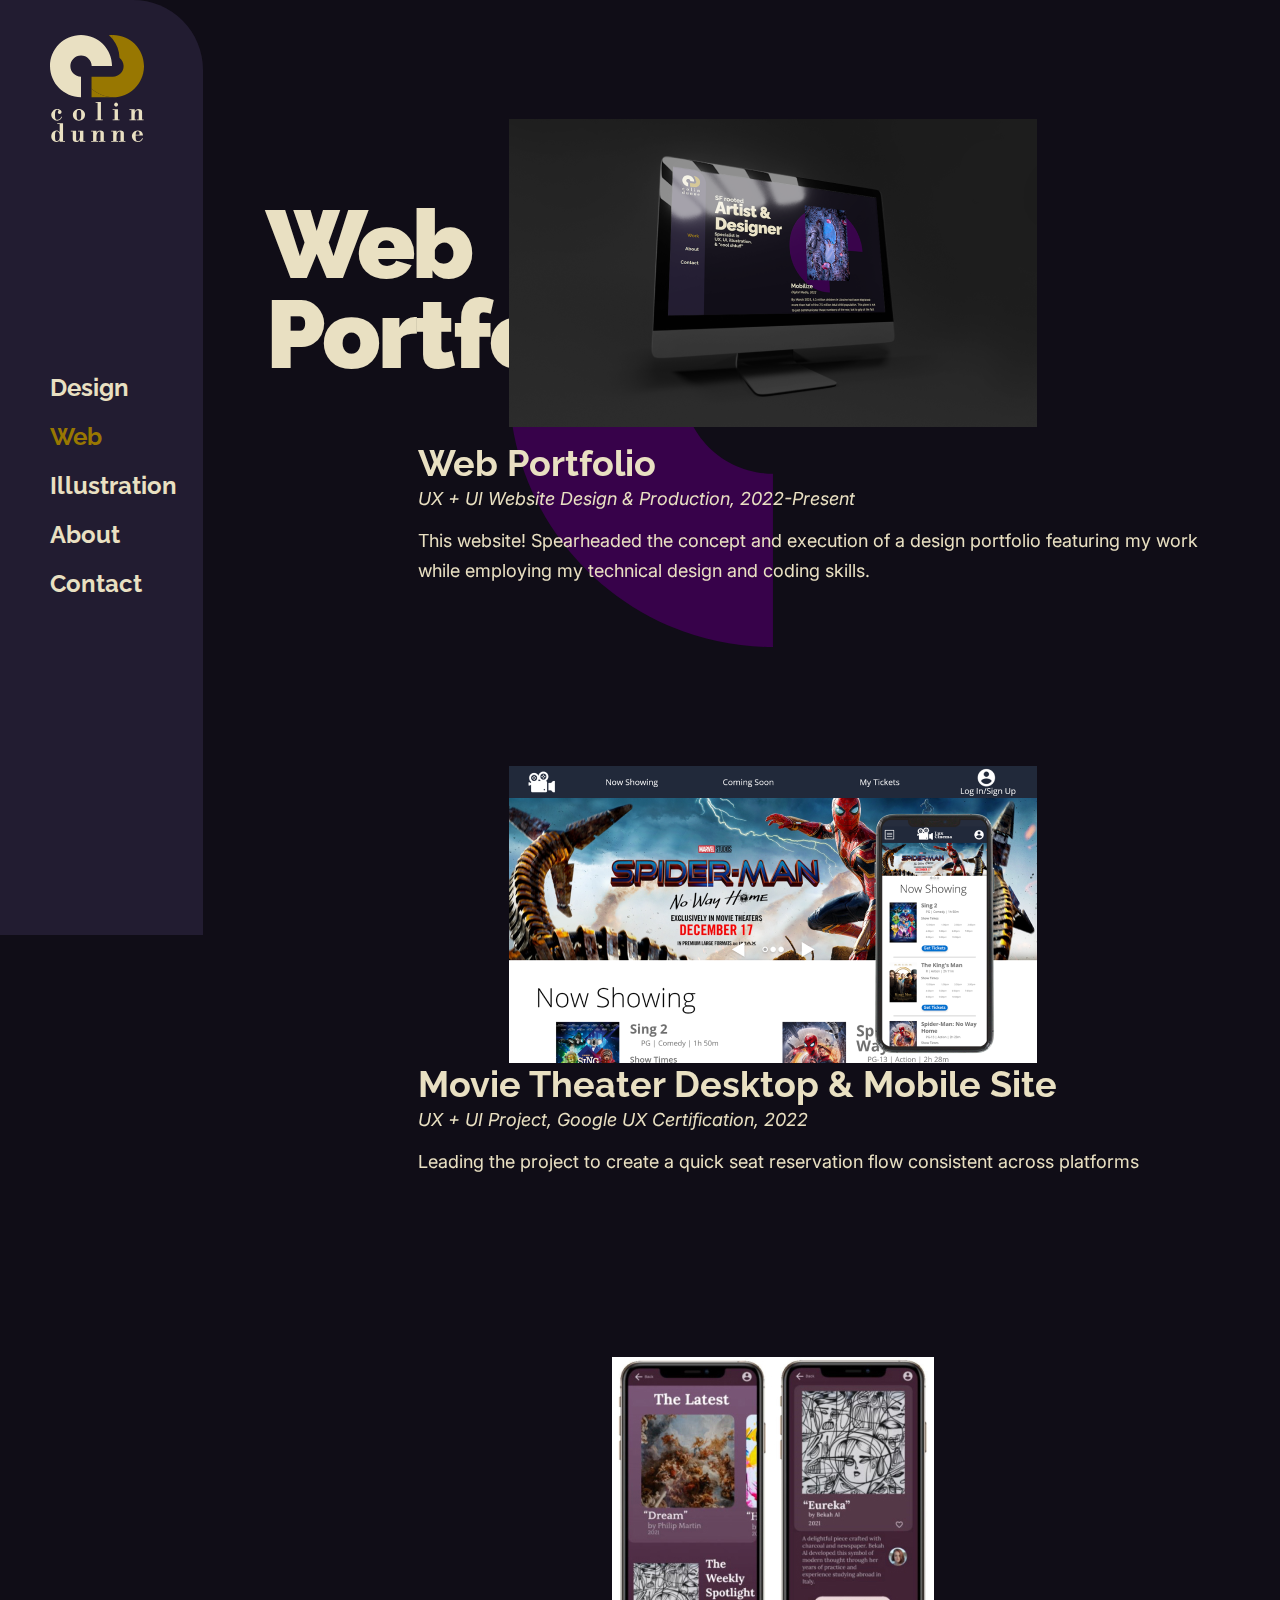
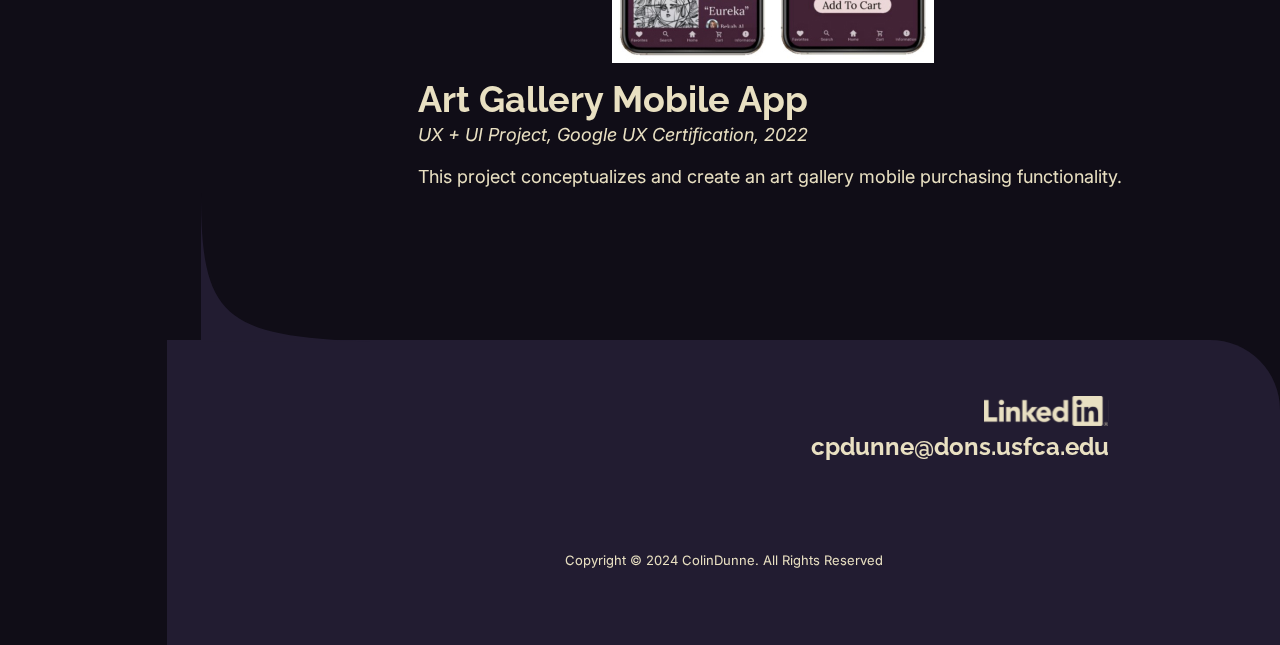
<file: portfolio/portfolioWeb copy.html>
<!DOCTYPE html>
<html>
  <head>
    <meta charset="utf-8" />
    <meta http-equiv="X-UA-Compatible" content="IE=edge" />
    <title>Colin Dunne</title>
    <link rel="icon" type="image/x-icon" href="img/logomarkBGfav.svg">
    <meta name="description" content="" />
    <meta name="viewport" content="width=device-width, initial-scale=1.0" />
    <link rel="stylesheet" href="css/main.css" />
  </head>
  <body class="webProjBody">
    <section class="mobileHeaderGrid">
      <section class="mobileLogo">
        <a href="index.html"><img
            src="img/logotype_horizontal.svg"
            alt="Logo innitials 'CD' with name 'colin dunne' below it"
            id="mobileLogoImg"
          /></a>
      </section>
      <div class="wrapper">
  <div class="hamburger-menu-button" onclick="toggleMenu()">
      <div class="hamburger-menu"> 
  </div>
</div>
      </section>

      <section id="mobileNav">
        <img src="img/mobilevector.svg" class="mobilevector"/>
        <nav id="mobileNavItems">
        <a href="index.html">Design</a>
        <a href="web.html" class="navactive">Web</a>
        <a href="illustration.html">Illustration</a>
        <a href="about.html">About</a>
        <a href="contact.html">Contact</a>
        </nav>
        
    </section>
    
    
    <!--Header/left nav bar-->
    <nav class="one">
      <section>
        <a href="index.html"><img
          src="img/logotype.svg"
          alt="Logo innitials 'CD' with name 'colin dunne' below it"
        /></a>
      </section>
      

      <section class="navsection">
        <a href="index.html">Design</a>
        <a href="web.html" class="navactive">Web</a>
        <a href="illustration.html">Illustration</a>
        <a href="about.html">About</a>
        <a href="contact.html">Contact</a>
      </section>
    </nav>
    <div class="menu">
      <nav class="menu__nav">
        <section class="navsectionB">
          <a href="index.html">Design</a>
          <a href="web.html" class="navactive">Web</a>
          <a href="illustration.html">Illustration</a>
            <a href="about.html">About</a>
            <a href="contact.html">Contact</a>
        </section>
        
      </nav>
      <button class="menu__toggle r-button" type="button">
        <span class="menu__hamburger m-hamburger">
          <span class="m-hamburger__label">
            <span class="menu__toggle-hint screen-reader">Open menu</span>
          </span>
        </span>
      </button>
    </div>
    <!--<nav class="burgerbod">
      <div class="burgerbuns" onclick="this.classList.toggle('active')">
        <svg xmlns="http://www.w3.org/2000/svg" width="150" height="150" viewBox="0 0 200 200">
              <g stroke-width="6.5" stroke-linecap="round">
                <path
                  d="M72 82.286h28.75"
                  fill="#009100"
                  fill-rule="evenodd"
                  stroke="#fff"
                />
                <path
                  d="M100.75 103.714l72.482-.143c.043 39.398-32.284 71.434-72.16 71.434-39.878 0-72.204-32.036-72.204-71.554"
                  fill="none"
                  stroke="#fff"
                />
                <path
                  d="M72 125.143h28.75"
                  fill="#009100"
                  fill-rule="evenodd"
                  stroke="#fff"
                />
                <path
                  d="M100.75 103.714l-71.908-.143c.026-39.638 32.352-71.674 72.23-71.674 39.876 0 72.203 32.036 72.203 71.554"
                  fill="none"
                  stroke="#fff"
                />
                <path
                  d="M100.75 82.286h28.75"
                  fill="#009100"
                  fill-rule="evenodd"
                  stroke="#fff"
                />
                <path
                  d="M100.75 125.143h28.75"
                  fill="#009100"
                  fill-rule="evenodd"
                  stroke="#fff"
                />
              </g>
            </svg>
          </div>
    </nav> -->

    <!--Biline-->
    
    <section class="twoAB">
      <section id="workbiline">
        <h1 class="workbilineM" class="webProjbiline" id="illusMidline">Web Portfolio</h1>
        <!--
        <h4 id="abouth3">
          UX, UI, & front end coding
        </h4>-->
      </section>
    </section>

    <!--Rotating "C" Source: http://thenewcode.com/279/Rotate-Elements-on-Scroll-with-JavaScript-->
    <!--Color Changing Source: https://codepen.io/webopixel/pen/wWWWzL-->
    <section class="rCgrid">
      <section class="rCflex">
        <svg
          class="rotatingC"
          viewBox="0 0 528 528"
          fill='rgb(55,2,74)'
          xmlns="http://www.w3.org/2000/svg"
          xmlns:xlink="http://www.w3.org/1999/xlink"
          version="1.1"
        >
          <path
            id="rotatingCinternalID"
            d="M173.281 264C173.281 213.898 213.904 173.271 264 173.271C314.096 173.271 354.719 213.898 354.719 264H528C527.937 118.212 409.771 0 263.969 0C118.166 0 0 118.212 0 264C0 409.788 118.198 528 263.969 528V354.698C213.873 354.698 173.25 314.071 173.25 263.969L173.281 264Z"
            
          />
          <g stroke="none" fill="none">
          </g>
        </svg>
      </section>
    </section>


    <!--Portfolio work-->
    <section class="three">
      <section class="portimg1">
        <section class="topportimg">
          <img src="img/web/portfolioWireframeS.png" alt="" class="imgwidth"/>
          <a href="portfolioWeb.html"><div class="overlayhover"> <div></div></div></a>
        </section>
      </section>
      <h3 class="porttxtT">Web Portfolio</h3>
      <p class="porttxt"><i>UX + UI Website Design & Production, 2022-Present</i></p>
      <p class="porttxtD">This website! Spearheaded the concept and execution of a design portfolio featuring my work while employing my technical design and coding skills.</p>
    </section>
    

    <section class="four">
      <section class="portfolio">
        <section class="portimg">
          <img src="img/web/theaterSiteS.png" alt="" class="imgwidth"/>
          <div class="overlayhover2"  onclick="on('iconsofSF')"> <div></div></div>
        </section>
        <h3 class="porttxt">Movie Theater Desktop & Mobile Site</h3>
      <p class="porttxt"><i>UX + UI Project, Google UX Certification, 2022</i></p>
      <p class="porttxtD">Leading the project to create a quick seat reservation flow consistent across platforms</p>
      </section>
    </section>

    <section class="five">
      <section class="portfolio">
        <section class="portimg">
          <img src="img/web/artGalleryApp.jpg" alt="" class="imgwidth" onclick="on('brand')"/>
          <div class="overlayhover2"  onclick="on('brand')"> <div></div></div>
        </section>
        <h3 class="porttxtT">Art Gallery Mobile App</h3>
      <p class="porttxt"><i>UX + UI Project, Google UX Certification, 2022</i></p>
      <p class="porttxtD">This project conceptualizes and create an art gallery mobile purchasing functionality.</p>
      </section>
    </section>

    <!--
    <section class="six">
      <section class="portfolio">
        <section class="portimg">
          <img src="img/accordionbook.png" alt="" class="imgwidth" onclick="on('accordion')"/>
          <div class="overlayhover2"  onclick="on('accordion')"> <div></div></div>
        </section>
        <h3 class="porttxtT">Accordion Book</h3>
      <p class="porttxt"><i>Product Design Accordion Booklet, 2022</i></p>
      <p class="porttxtD">A designed and produced booklet featuring the work of director James Cameron. Featuring the behind the scenes storyboards to his movies that have drawn him as an inspiration to me in curating projects, this production covers his background, work, and achievements from the beginning to his career to the published date.</p>
      </section>
    </section>

    <section class="seven">
      <section class="portfolio">
        <section class="portimg">
          <img src="img/dave.jpg" alt="" class="imgwidth" onclick="on('dave')"/>
          <div class="overlayhover2"  onclick="on('dave')"> <div></div></div>
        </section>
        <h3 class="porttxtT">Dave</h3>
      <p class="porttxt"><i>Digital Media Tattoo Design, 2022</i></p>
      <p class="porttxtD">Placed on the opposite leg, this tattoo design was made to look up at my first tattoo (a rose). At the time it was my first Goliath, and now I wear it.</p>
      </section>
    </section>

    <section class="eightillus">
      <section class="portfolio">
        <section class="portimg">
          <img src="img/typKlingspor_S.png" class="toptypimgwidth" onclick="on('klingspor')"/>
          <div class="overlayhover2"  onclick="on('klingspor')"> <div></div></div>
        </section>
        <h3 class="porttxtT">Wilhelm Klingspor Gotisch</h3>
      <p class="porttxt"><i>Digital Media & Research Print Poster Series (1/3), 30x40 in, 2022</i></p>
      <p class="porttxtD">This piece explores the history of the font Wilhelm Klingspor Gotisch and its creator Rudolf Koch. Its design derives inspiration from the media of its time under a contemporary eye.</p>
      </section>
      
    </section>

    <section class="nine">
      <section class="portfolio">
        <section class="portimg">
          <img src="img/typModern_S.png" class="typimgwidth" onclick="on('modern')"/>
          <div class="overlayhover2"  onclick="on('modern')"> <div></div></div>
        </section>
         <h3 class="porttxtT">Modern No. 20</h3>
      <p class="porttxt"><i>Digital Media & Research Print Poster Series (2/3), 30x40 in, 2022</i></p>
      <p class="porttxtD">This print project heavily sources imagery from the original in-house design magazine the font Modern No. 20 was published in and reflects on its history and creator Stephenson Blake. From color to composition, this piece derives inspiration from the past while applying new design concepts and methods.</p>
      </section>
     
    </section>

    <section class="ten">
      <section class="portfolio">
        <section class="portimg">
          <img src="img/typHelvetica_S.png" class="typimgwidth" onclick="on('helvetica')"/>
          <div class="overlayhover2"  onclick="on('helvetica')"> <div></div></div>
        </section>
        <h3 class="porttxtT">Helvetica</h3>
      <p class="porttxt"><i>Digital Media & Research Print Poster Series (3/3), 30x40 in, 2022</i></p>
      <p class="porttxtD">This piece dives into the font created by Max Miedinger and Edüard Hoffmann, Helvetica, and how it has developed over time to impact design and harbor social and political implications lasting to this day.</p>        
      </section>
      
    </section>

    <section class="eleven">
      <section class="portfolio">
        <section class="portimg">
          <a href="https://vimeo.com/799319219" target="_blank"><img src="img/how2makescrambledeggs.JPG" class="vidimgwidth" /></a>
          <div class="overlayhover2"> <div></div></div>
        </section>
        <h3 class="porttxtT">How To Make Scrambled Eggs</h3>
      <p class="porttxt"><i>Video, 2023</i></p>
      <p class="porttxtD">An entertaining short film in the form of a "how to" video, this project incorporates narration, sound, direction, and animation by me.</p>
      </section>
      
    </section>

    <section class="twelve">
      <section class="portfolio">
        <section class="portimg">
          <img src="img/typComp.png" class="typimgwidth" onclick="on('typComp')"/>
          <div class="overlayhover2" onclick="on('typComp')"> <div></div></div>
        </section>
        <h3 class="porttxtT">After his fall</h3>
      <p class="porttxt"><i>Poster series, 2022</i></p>
      </section>
      <p class="porttxtD">A challenge prompt to create a typographical composition with only one font and two different character sizes. I selected and sourced text from "Divine Justice and The Human Order: An Islamic Perspective" by Azizah Y. al-Hibri to guide the design's inspiration and direction.</p>
    </section>

    -->
    

    <!--Footer-->
    <section class="seventeen">
      <img src="img/footvector.svg" class="footvector"/>
      <footer>
        <section class="footer">
          <!--Source: https://stackoverflow.com/questions/18813299/changing-image-on-hover-with-css-html by kurdt's -->
          <a href="https://www.linkedin.com/in/colin-dunne/" target="_blank"
            ><img
              src="img/linkedinlogo.svg"
              onmouseover="this.src='img/activelinkedinlogo.svg';"
              onmouseout="this.src='img/linkedinlogo.svg';"
              alt="link to my LinkedIn profile"
              id="linkedInLogo"
          /></a>
          <!--Source: https://www.rapidtables.com/web/html/mailto.html-->
          <a href="mailto:cpdunne@dons.usfca.edu" id="email">cpdunne@dons.usfca.edu</a>
        </section>
        <section class="footercopyright">
          <p class="footertxtsize">Copyright © 2024 ColinDunne. All Rights Reserved</p>
        </section>
      </footer>
    </section>
    <script src="js/index.js"></script>
  </body>
</html>
</file>
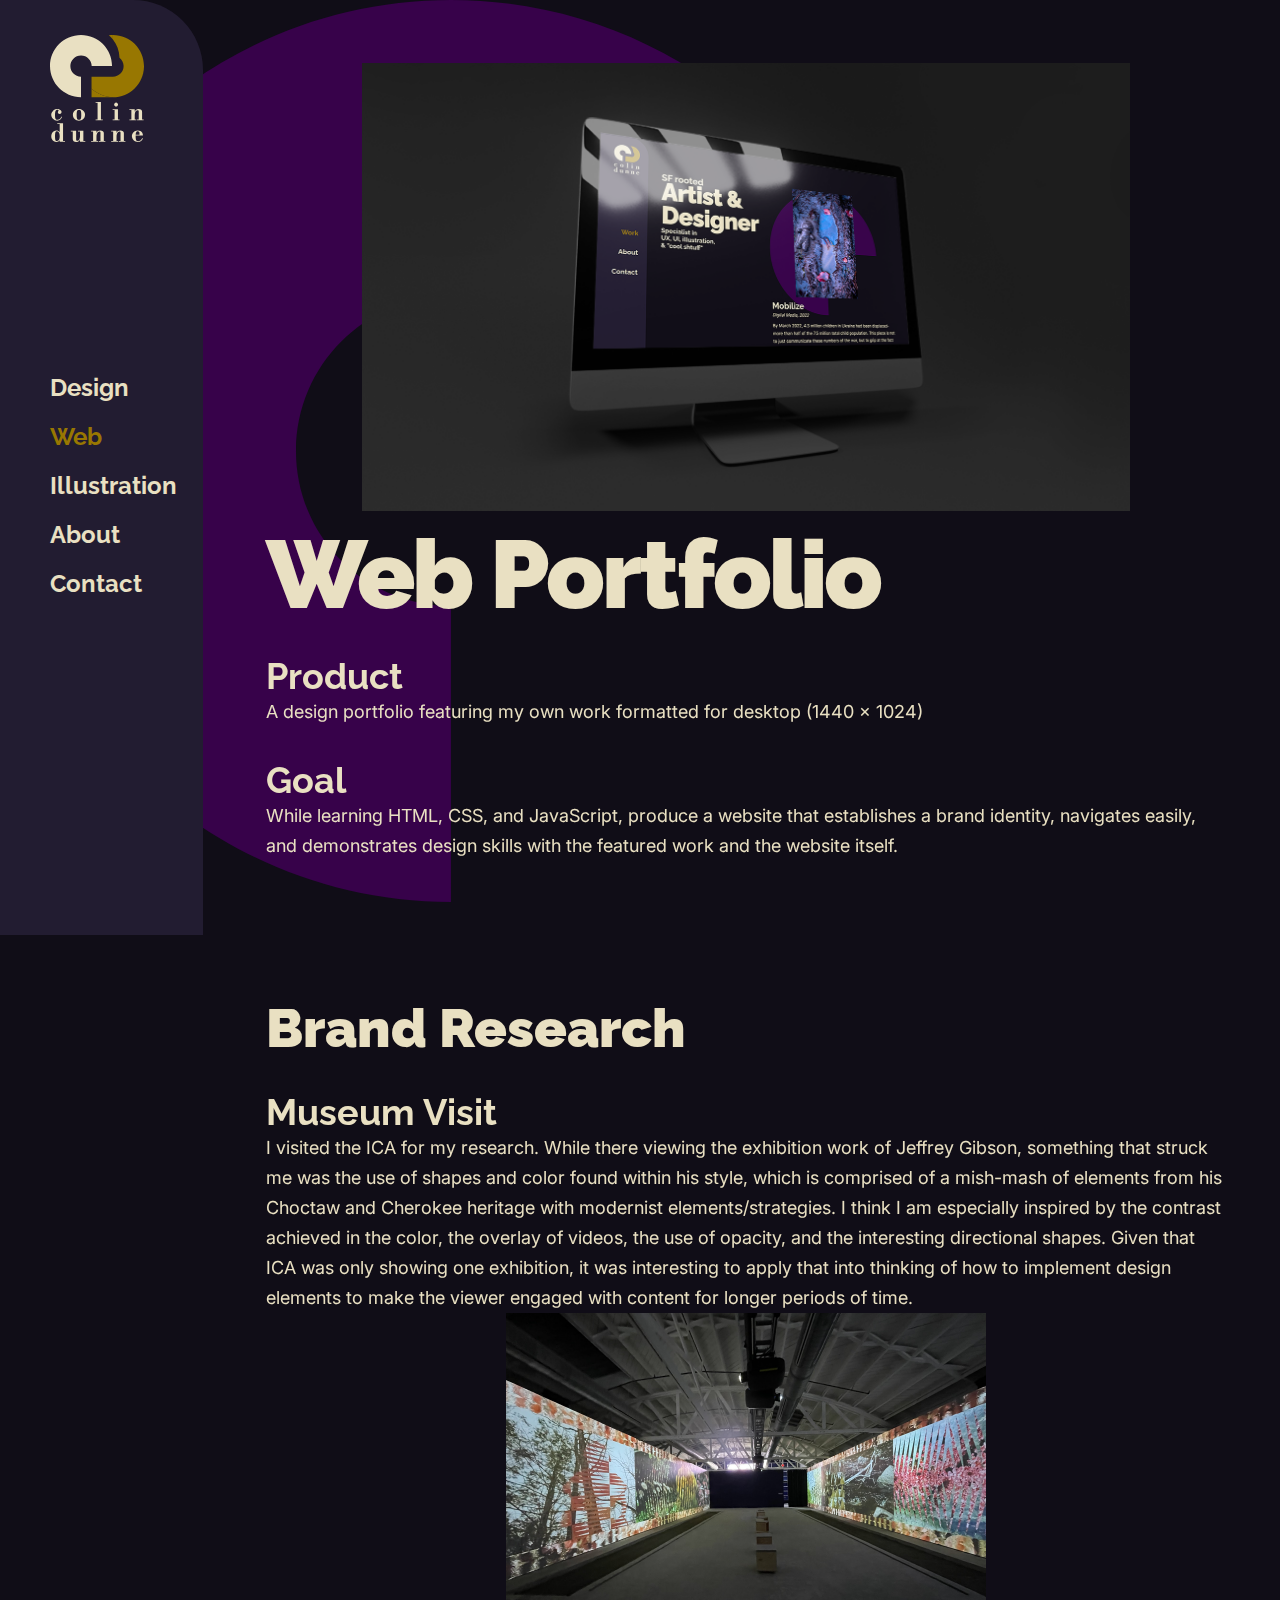
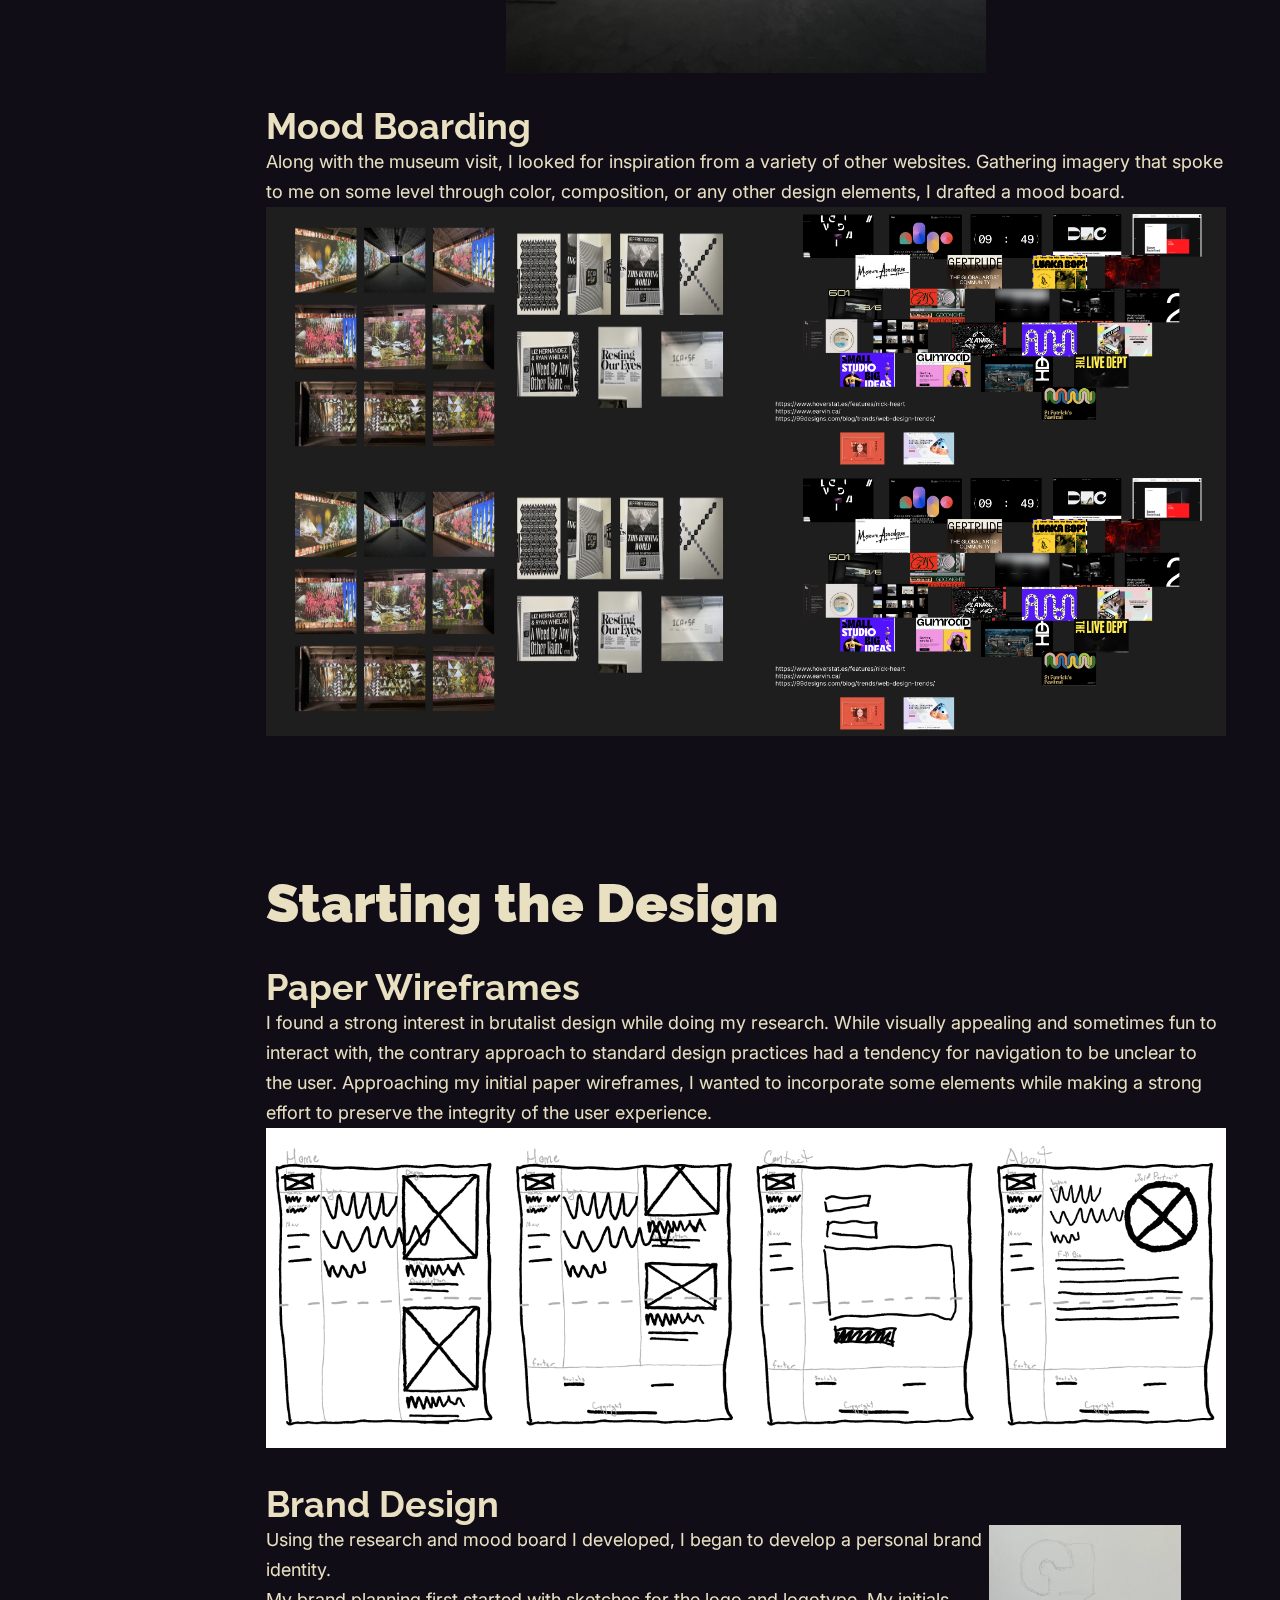
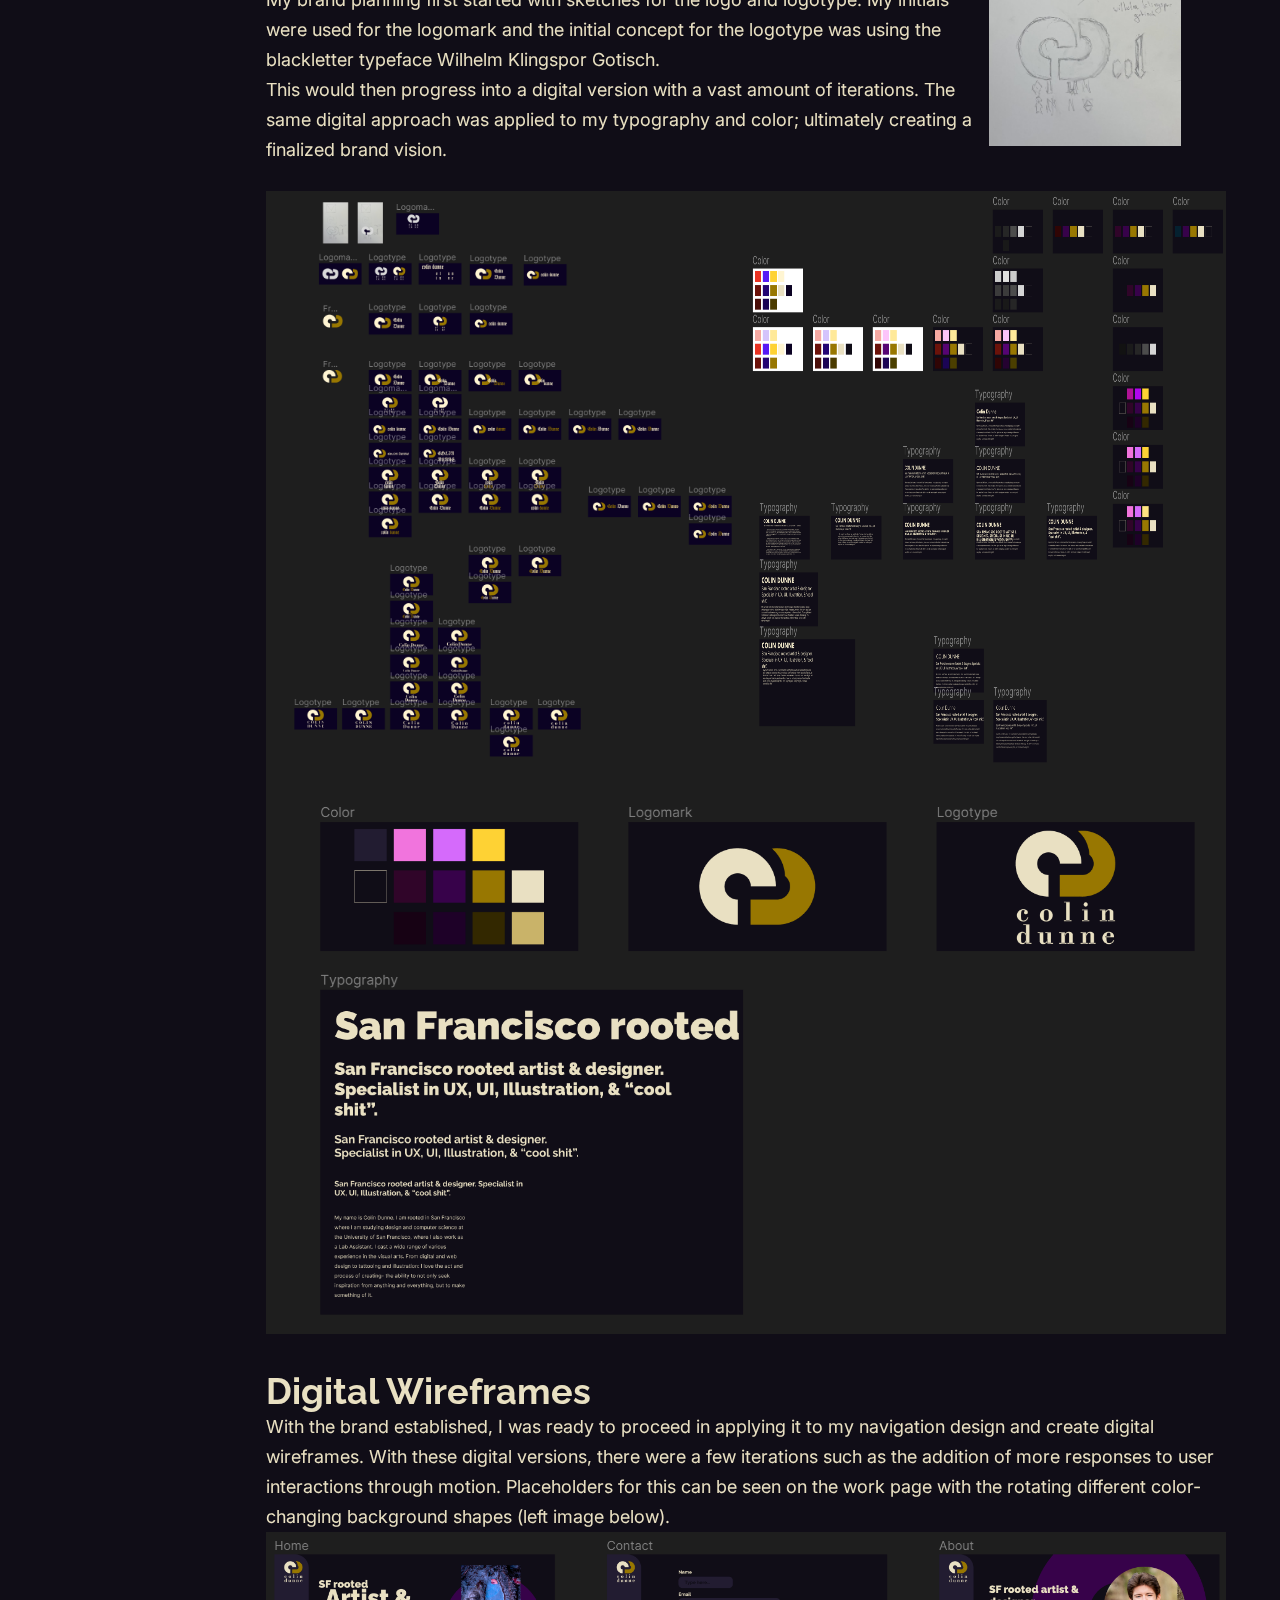
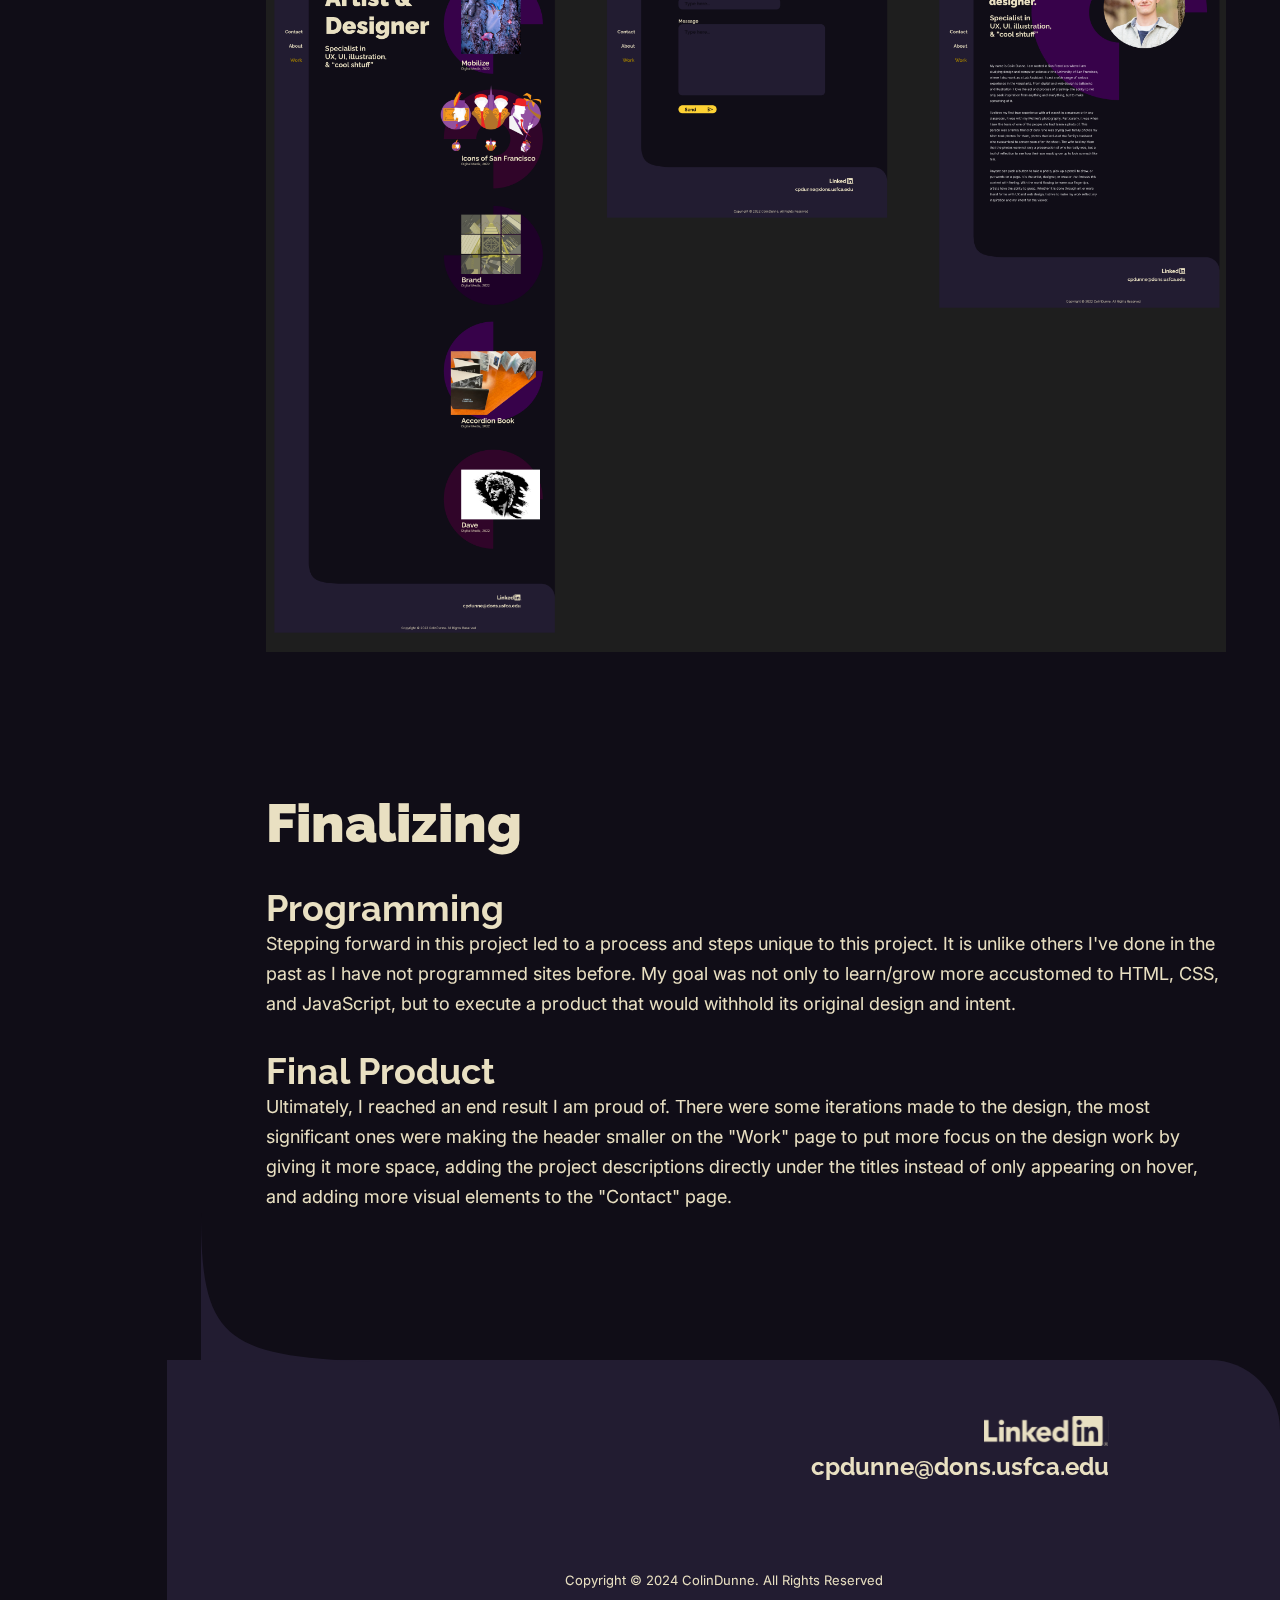
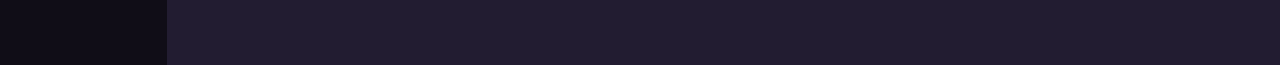
<file: portfolio/portfolioWeb.html>
<!DOCTYPE html>
<html>
  <head>
    <meta charset="utf-8" />
    <meta http-equiv="X-UA-Compatible" content="IE=edge" />
    <title>Colin Dunne</title>
    <link rel="icon" type="image/x-icon" href="img/logomarkBGfav.svg">
    <meta name="description" content="" />
    <meta name="viewport" content="width=device-width, initial-scale=1.0" />
    <link rel="stylesheet" href="css/main.css" />
  </head>
  <body class="webProjBody">
    <section class="mobileHeaderGrid">
      <section class="mobileLogo">
        <a href="index.html"><img
            src="img/logotype_horizontal.svg"
            alt="Logo innitials 'CD' with name 'colin dunne' below it"
            id="mobileLogoImg"
          /></a>
      </section>
      <div class="wrapper">
  <div class="hamburger-menu-button" onclick="toggleMenu()">
      <div class="hamburger-menu"> 
  </div>
</div>
      </section>

      <section id="mobileNav">
        <img src="img/mobilevector.svg" class="mobilevector"/>
        <nav id="mobileNavItems">
        <a href="index.html">Design</a>
        <a href="web.html" class="navactive">Web</a>
        <a href="illustration.html">Illustration</a>
        <a href="about.html">About</a>
        <a href="contact.html">Contact</a>
        </nav>
        
    </section>
    
    
    <!--Header/left nav bar-->
    <nav class="one">
      <section>
        <a href="index.html"><img
          src="img/logotype.svg"
          alt="Logo innitials 'CD' with name 'colin dunne' below it"
        /></a>
      </section>
      

      <section class="navsection">
        <a href="index.html">Design</a>
        <a href="web.html" class="navactive">Web</a>
        <a href="illustration.html">Illustration</a>
        <a href="about.html">About</a>
        <a href="contact.html">Contact</a>
      </section>
    </nav>
    <div class="menu">
      <nav class="menu__nav">
        <section class="navsectionB">
          <a href="index.html">Design</a>
          <a href="web.html" class="navactive">Web</a>
          <a href="illustration.html">Illustration</a>
            <a href="about.html">About</a>
            <a href="contact.html">Contact</a>
        </section>
        
      </nav>
      <button class="menu__toggle r-button" type="button">
        <span class="menu__hamburger m-hamburger">
          <span class="m-hamburger__label">
            <span class="menu__toggle-hint screen-reader">Open menu</span>
          </span>
        </span>
      </button>
    </div>

    <!--Biline & full bio-->
    <section class="twoAB2">
      <section id="webProjCoverImg">
      <img src="img/web/portfolioWireframe.png" class="webProjImg"> </section>
      <section>
        <h1 id="webProjh1">Web Portfolio</h1>
        <h3 id="webProjh3">
        </h3>
      </section>
      <section>
        <h3 class="webProjh3">Product</h3>
        <p class="webProjp">
          A design portfolio featuring my own work formatted for desktop (1440 x 1024)
        </p>
        <h3 class="webProjh3">Goal</h3>
        <p class="webProjp">
          While learning HTML, CSS, and JavaScript, produce a website that establishes a brand identity, navigates easily, and demonstrates design skills with the featured work and the website itself.
        </p>
        <h2 class="webProjh2">Brand Research</h2>

        <h3 class="webProjh3">Museum Visit</h3>
        <p class="webProjp">
          I visited the ICA for my research. While there viewing the exhibition work of Jeffrey Gibson, something that struck me was the use of shapes and color found within his style, which is comprised of a mish-mash of elements from his Choctaw and Cherokee heritage with modernist elements/strategies. I think I am especially inspired by the contrast achieved in the color, the overlay of videos, the use of opacity, and the interesting directional shapes. Given that ICA was only showing one exhibition, it was interesting to apply that into thinking of how to implement design elements to make the viewer engaged with content for longer periods of time.
        </p>
        <section class="webProjImgSect">
        <img src="img/web/portfolioWebMuseum.png" class="webProjImgSize"></section>

        <h3 class="webProjh3">Mood Boarding</h3>
        <p class="webProjp">
          Along with the museum visit, I looked for inspiration from a variety of other websites. Gathering imagery that spoke to me on some level through color, composition, or any other design elements, I drafted a mood board.
        </p>
        <section class="webProjImgSide"><img src="img/web/portfolioWebMoodboard1.png" class="webProjImgSize"><img src="img/web/portfolioWebMoodboard2.png" class="webProjImgSize"></section>
        

        <section class="webProjImgSide"><img src="img/web/portfolioWebMoodboard1.png" class="webProjImgSize"><img src="img/web/portfolioWebMoodboard2.png" class="webProjImgSize"></section>
        <h2 class="webProjh2">Starting the Design</h2>

        <h3 class="webProjh3">Paper Wireframes</h3>
        <p class="webProjp">I found a strong interest in brutalist design while doing my research. While visually appealing and sometimes fun to interact with, the contrary approach to standard design practices had a tendency for navigation to be unclear to the user. Approaching my initial paper wireframes, I wanted to incorporate some elements while making a strong effort to preserve the integrity of the user experience.</p>
        <img src="img/web/portfolioWebPaperWireframes.png" class="webProjLand">

        <h3 class="webProjh3">Brand Design</h3>
        <section class="webProjImgSide">
        
          
                <p class="webProjp">Using the research and mood board I developed, I began to develop a personal brand identity. <br>

           My brand planning first started with sketches for the logo and logotype. My initials were used for the logomark and the initial concept for the logotype was using the blackletter typeface Wilhelm Klingspor Gotisch.<br>
      
        This would then progress into a digital version with a vast amount of iterations. The same digital approach was applied to my typography and color; ultimately creating a finalized brand vision.
        </p>
        <img src="img/web/portfolioWebBrandSketch.jpg" class="webProjImgSize" id="webProjSketch">
        </section>
        <section class="webProjImgSide"><img src="img/web/portfolioWebBrand1.png" class="webProjImgSize"><img src="img/web/portfolioWebBrand2.png" class="webProjImgSize"></section>
        <img src="img/web/portfolioWebBrand3.png" class="webProjLand">


        <h3 class="webProjh3">Digital Wireframes</h3>
        <p class="webProjp">With the brand established, I was ready to proceed in applying it to my navigation design and create digital wireframes. With these digital versions, there were a few iterations such as the addition of more responses to user interactions through motion. Placeholders for this can be seen on the work page with the rotating different color-changing background shapes (left image below).</p>
        <img src="img/web/portfolioWebDigitalWire.png" class="webProjLand">

        <h2 class="webProjh2">Finalizing</h2>
        <h3 class="webProjh3">Programming</h3>
        <p class="webProjp">Stepping forward in this project led to a process and steps unique to this project. It is unlike others I've done in the past as I have not programmed sites before. My goal was not only to learn/grow more accustomed to HTML, CSS, and JavaScript, but to execute a product that would withhold its original design and intent.</p>

        <h3 class="webProjh3">Final Product</h3>
        <p class="webProjp">Ultimately, I reached an end result I am proud of. There were some iterations made to the design, the most significant ones were making the header smaller on the "Work" page to put more focus on the design work by giving it more space, adding the project descriptions directly under the titles instead of only appearing on hover, and adding more visual elements to the "Contact" page.</p>
      </section>
    </section>

    <section class="aboutC">
      <svg
        width="902"
        height="902"
        viewBox="0 0 902 902"
        fill="rgb(55,2,74)"
        xmlns="http://www.w3.org/2000/svg"
        id="aboutC"
      >
        <path
          id="Vector"
          d="M296.022 451C296.022 365.409 365.419 296.004 451 296.004C536.581 296.004 605.978 365.409 605.978 451H902C901.893 201.945 700.025 0 450.946 0C201.868 0 0 201.945 0 451C0 700.055 201.921 902 450.946 902V605.942C365.366 605.942 295.969 536.537 295.969 450.946L296.022 451Z"
        />
      </svg>
    </section>
    
    <!--Footer-->
    <section class="seventeen">
      <img src="img/footvector.svg" class="footvector"/>
      <footer>
        <section class="footer">
          <!--Source: https://stackoverflow.com/questions/18813299/changing-image-on-hover-with-css-html by kurdt's -->
          <a href="https://www.linkedin.com/in/colin-dunne/" target="_blank"
            ><img
              src="img/linkedinlogo.svg"
              onmouseover="this.src='img/activelinkedinlogo.svg';"
              onmouseout="this.src='img/linkedinlogo.svg';"
              alt="link to my LinkedIn profile"
              id="linkedInLogo"
          /></a>
          <!--Source: https://www.rapidtables.com/web/html/mailto.html-->
          <a href="mailto:cpdunne@dons.usfca.edu" id="email">cpdunne@dons.usfca.edu</a>
        </section>
        <section class="footercopyright">
          <p class="footertxtsize">Copyright © 2024 ColinDunne. All Rights Reserved</p>
        </section>
      </footer>
    </section>
    <script src="js/about.js"></script>
  </body>
</html>
</file>
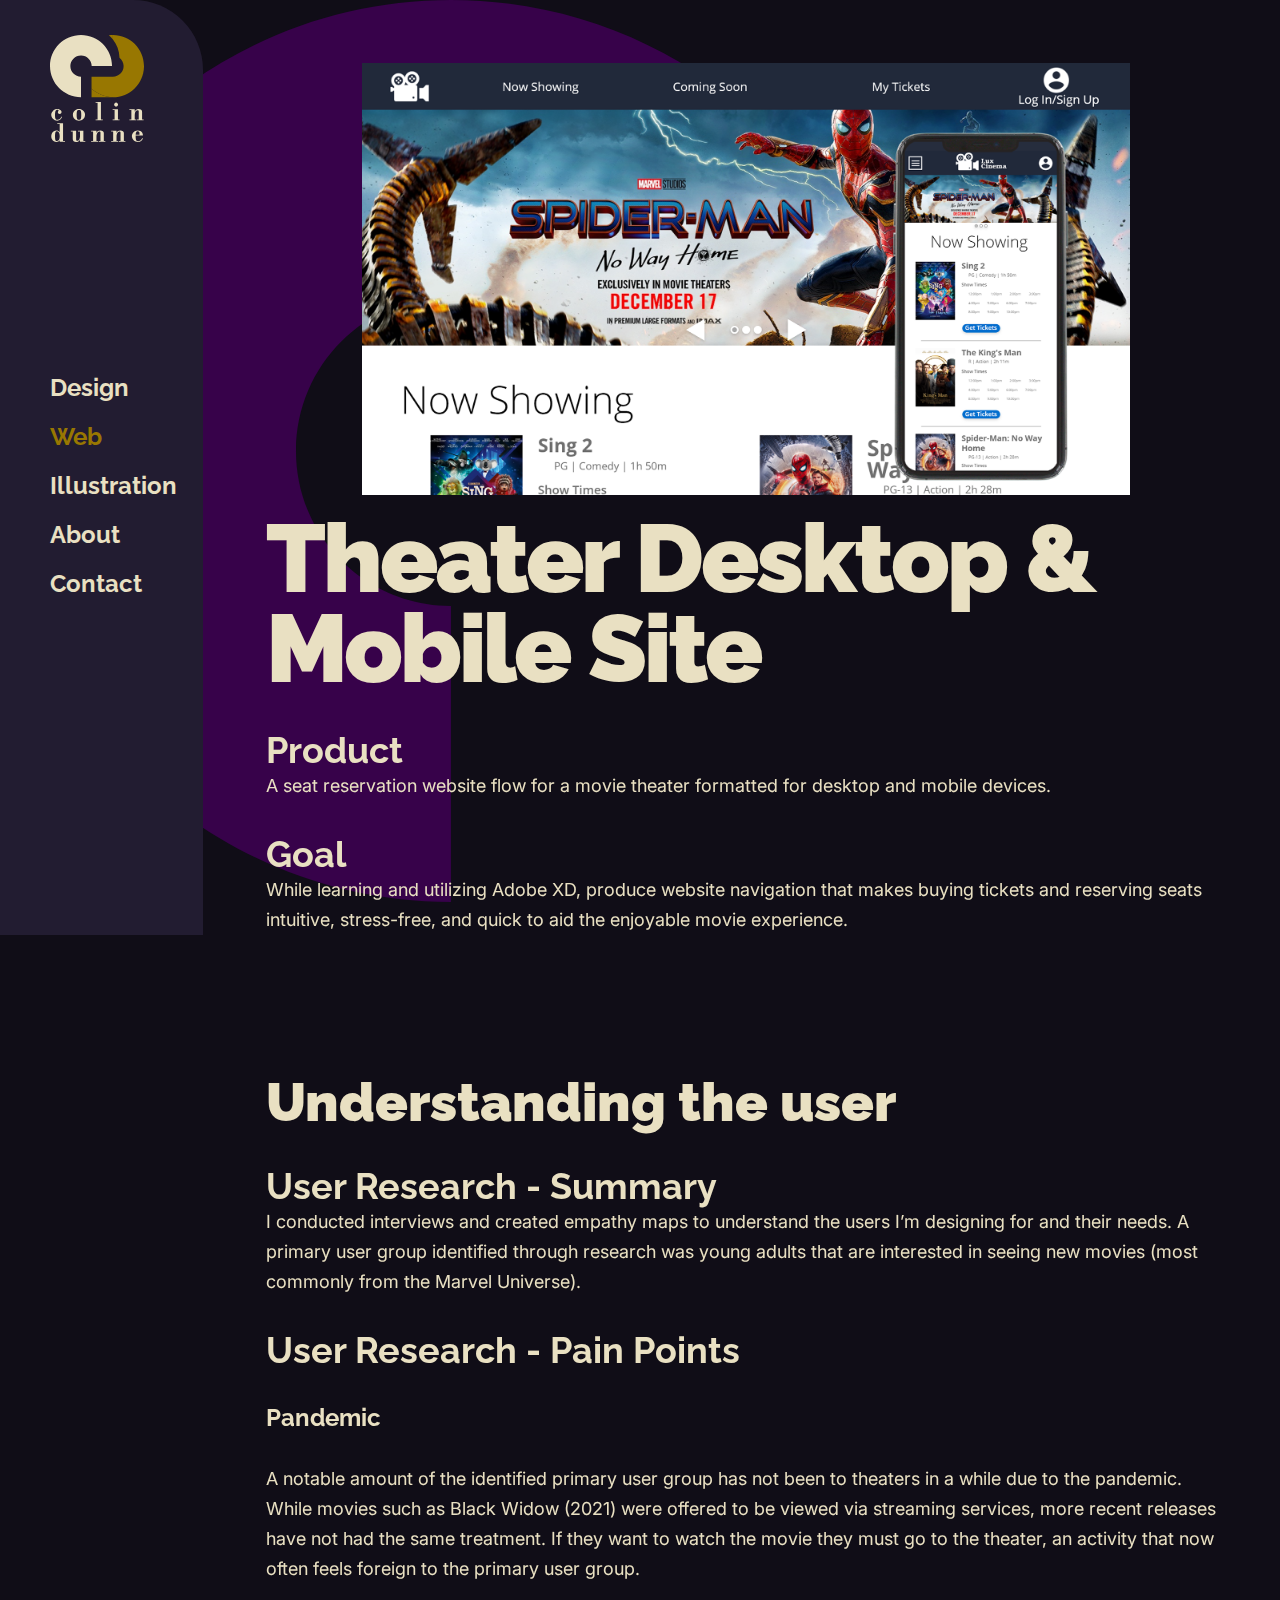
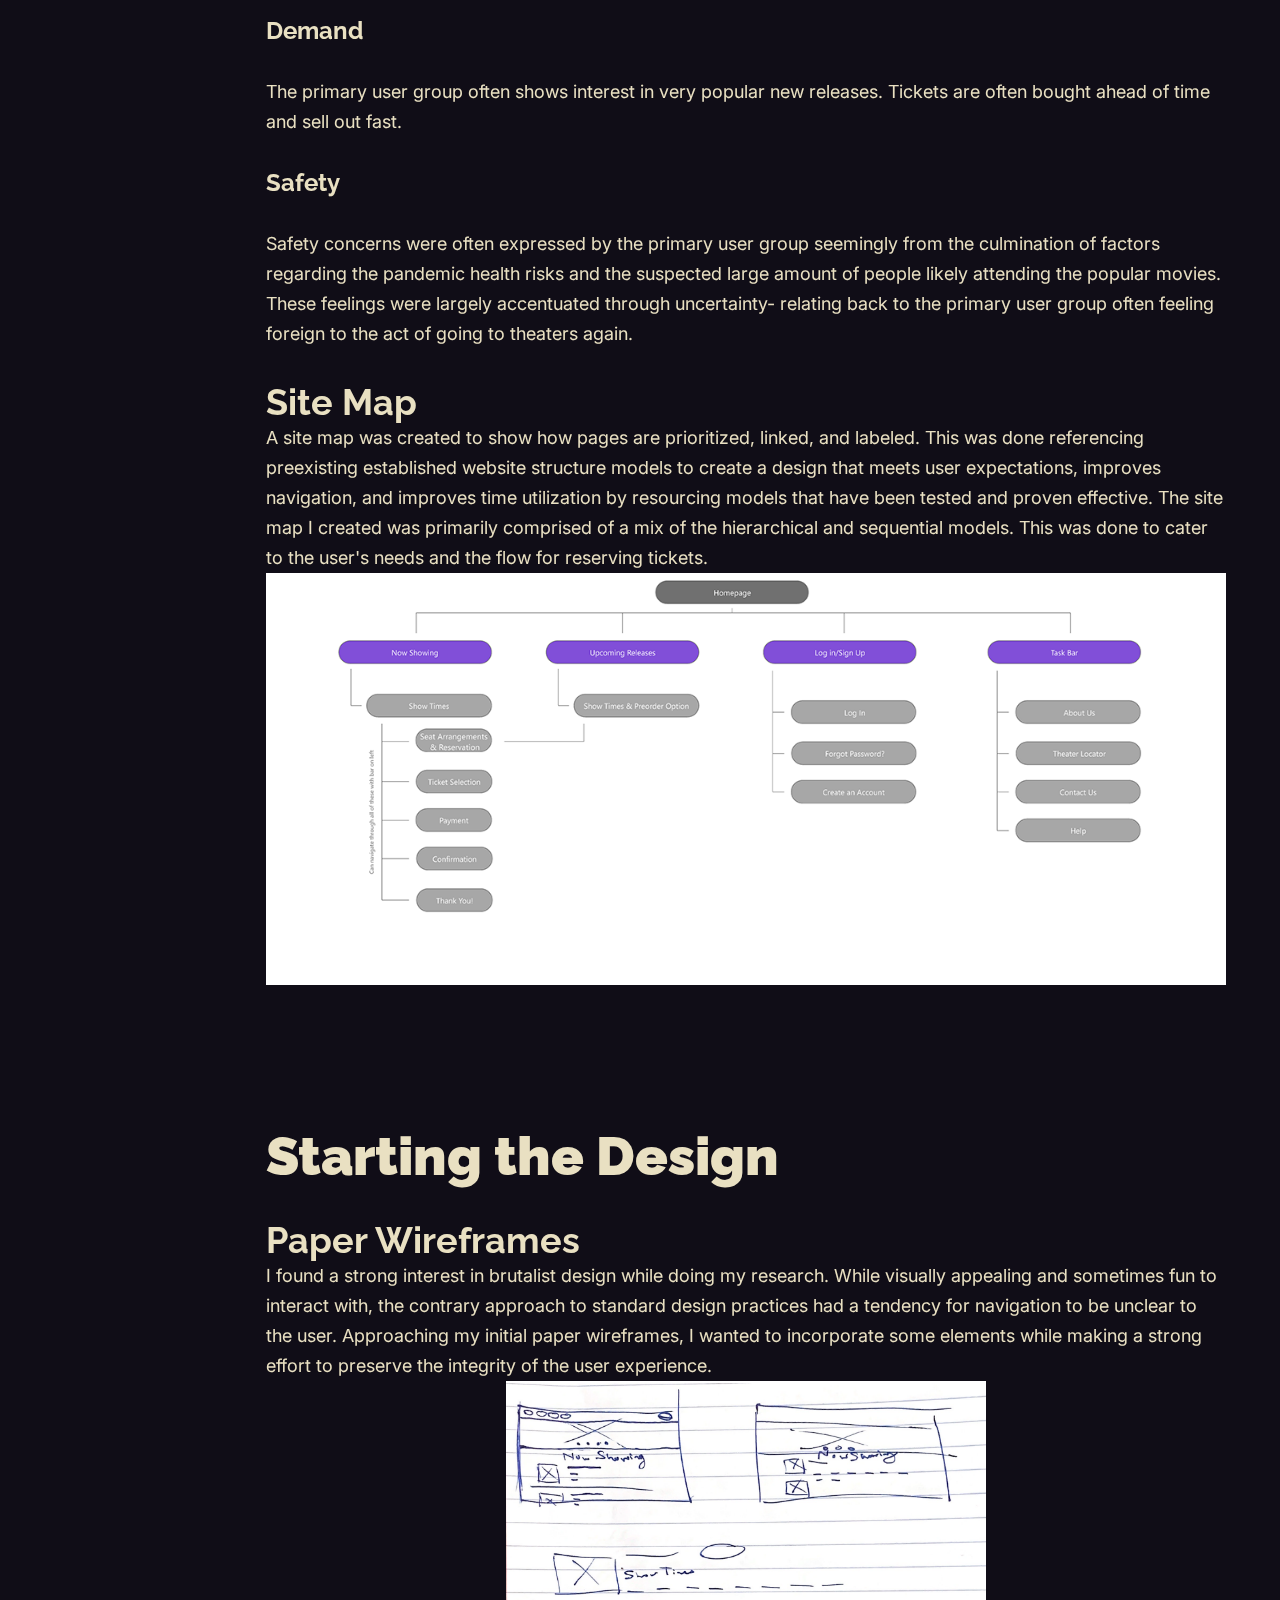
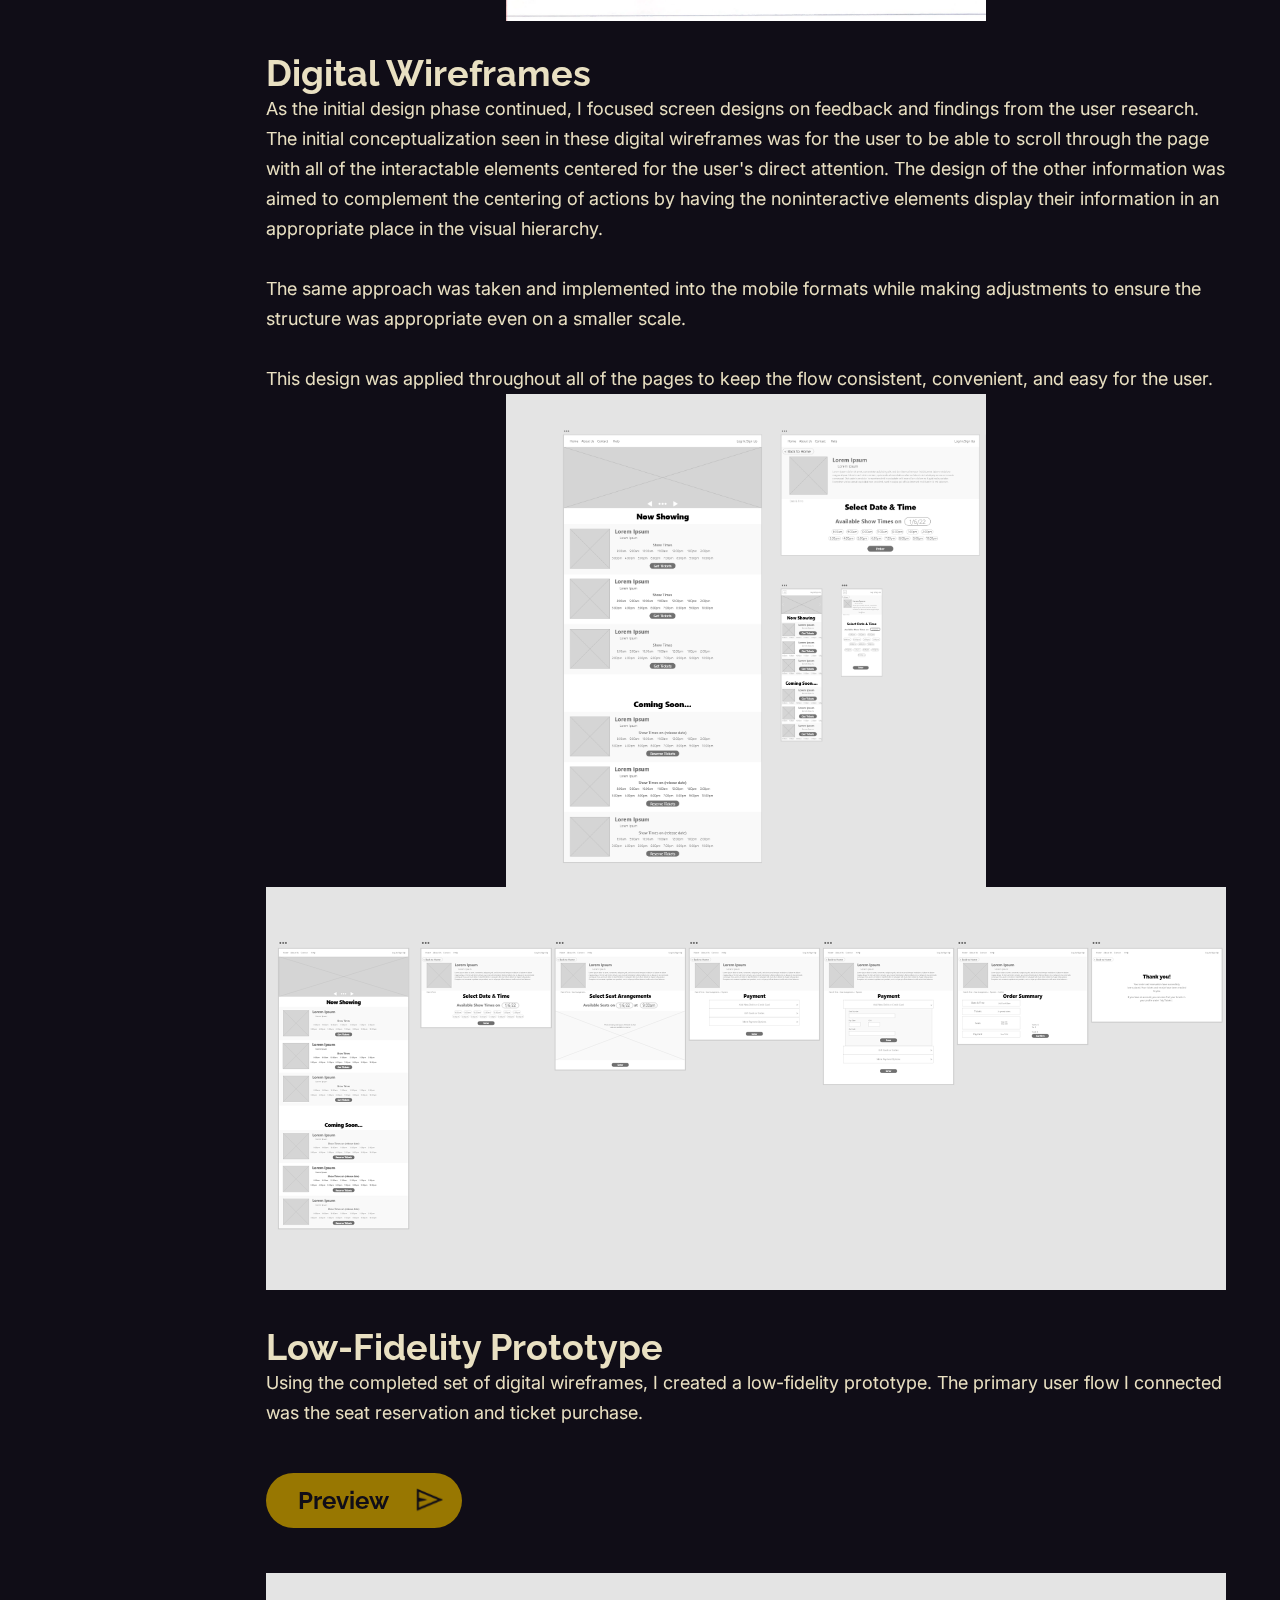
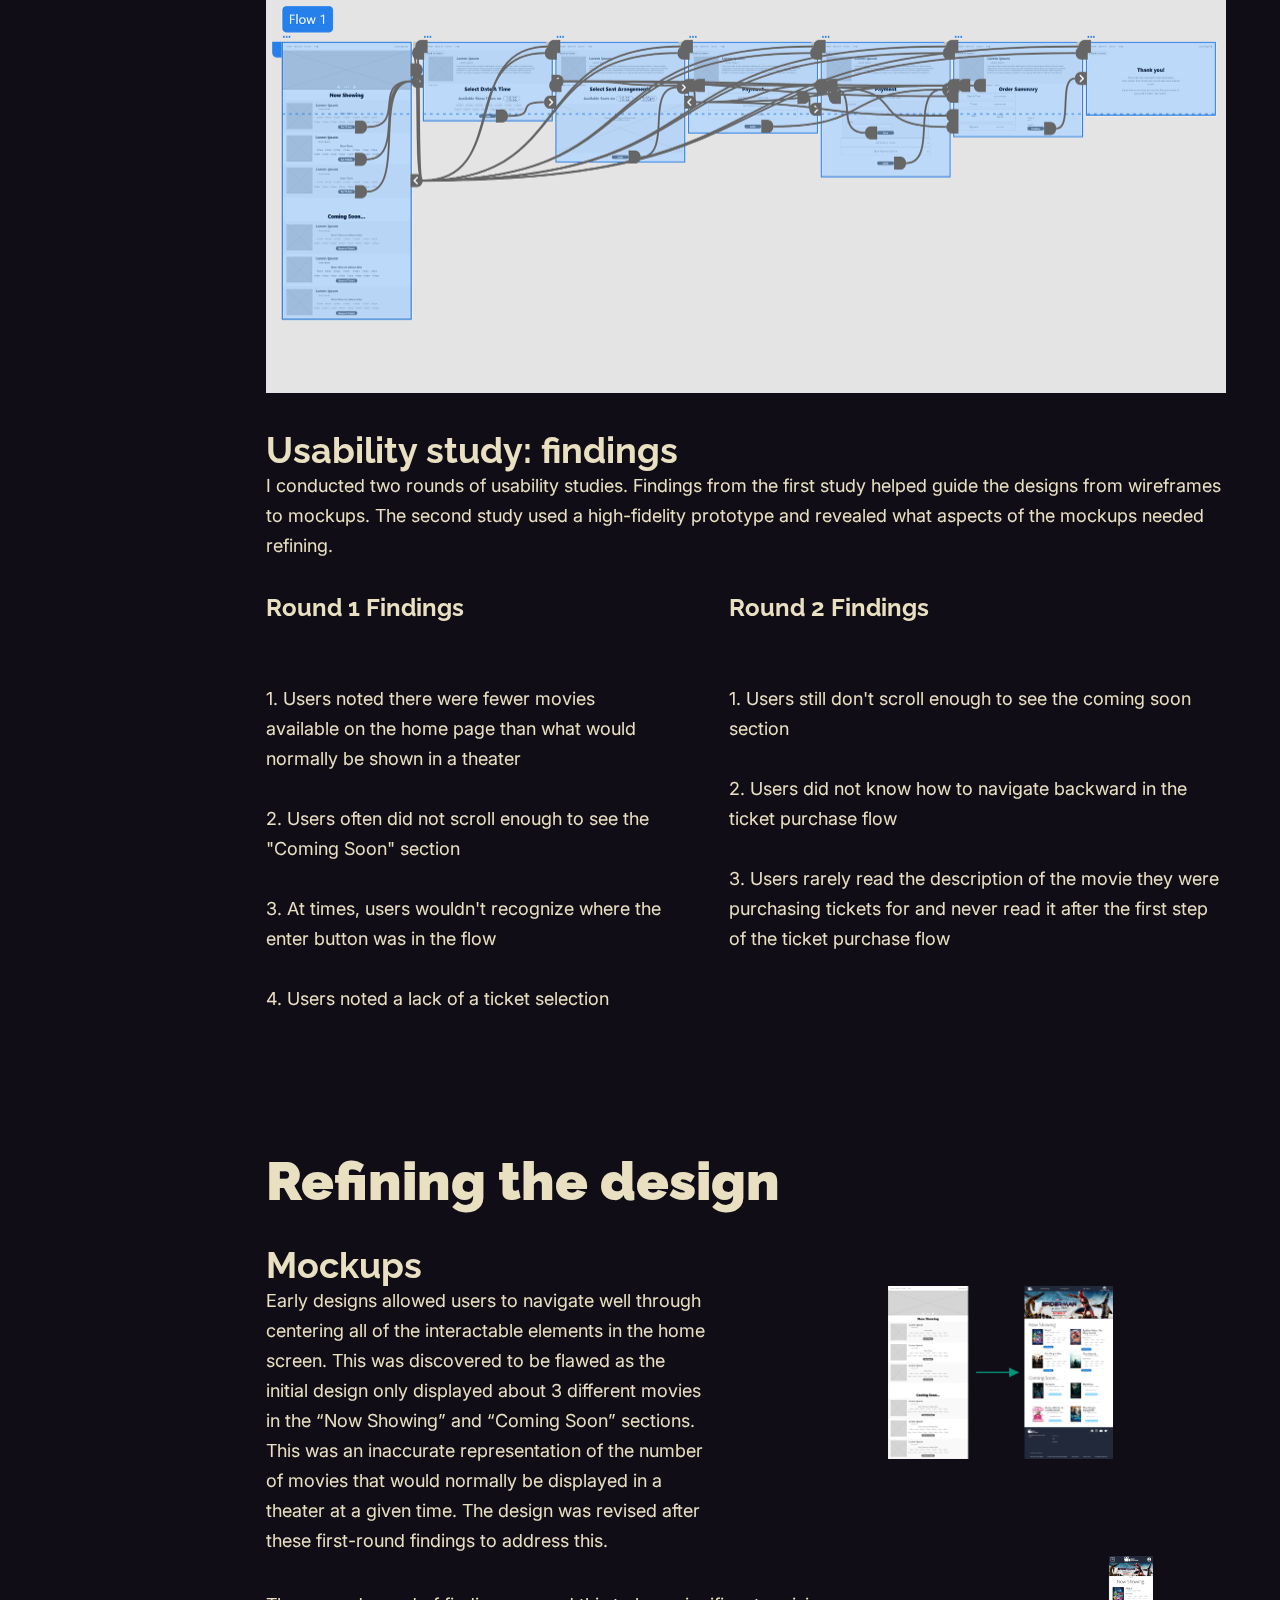
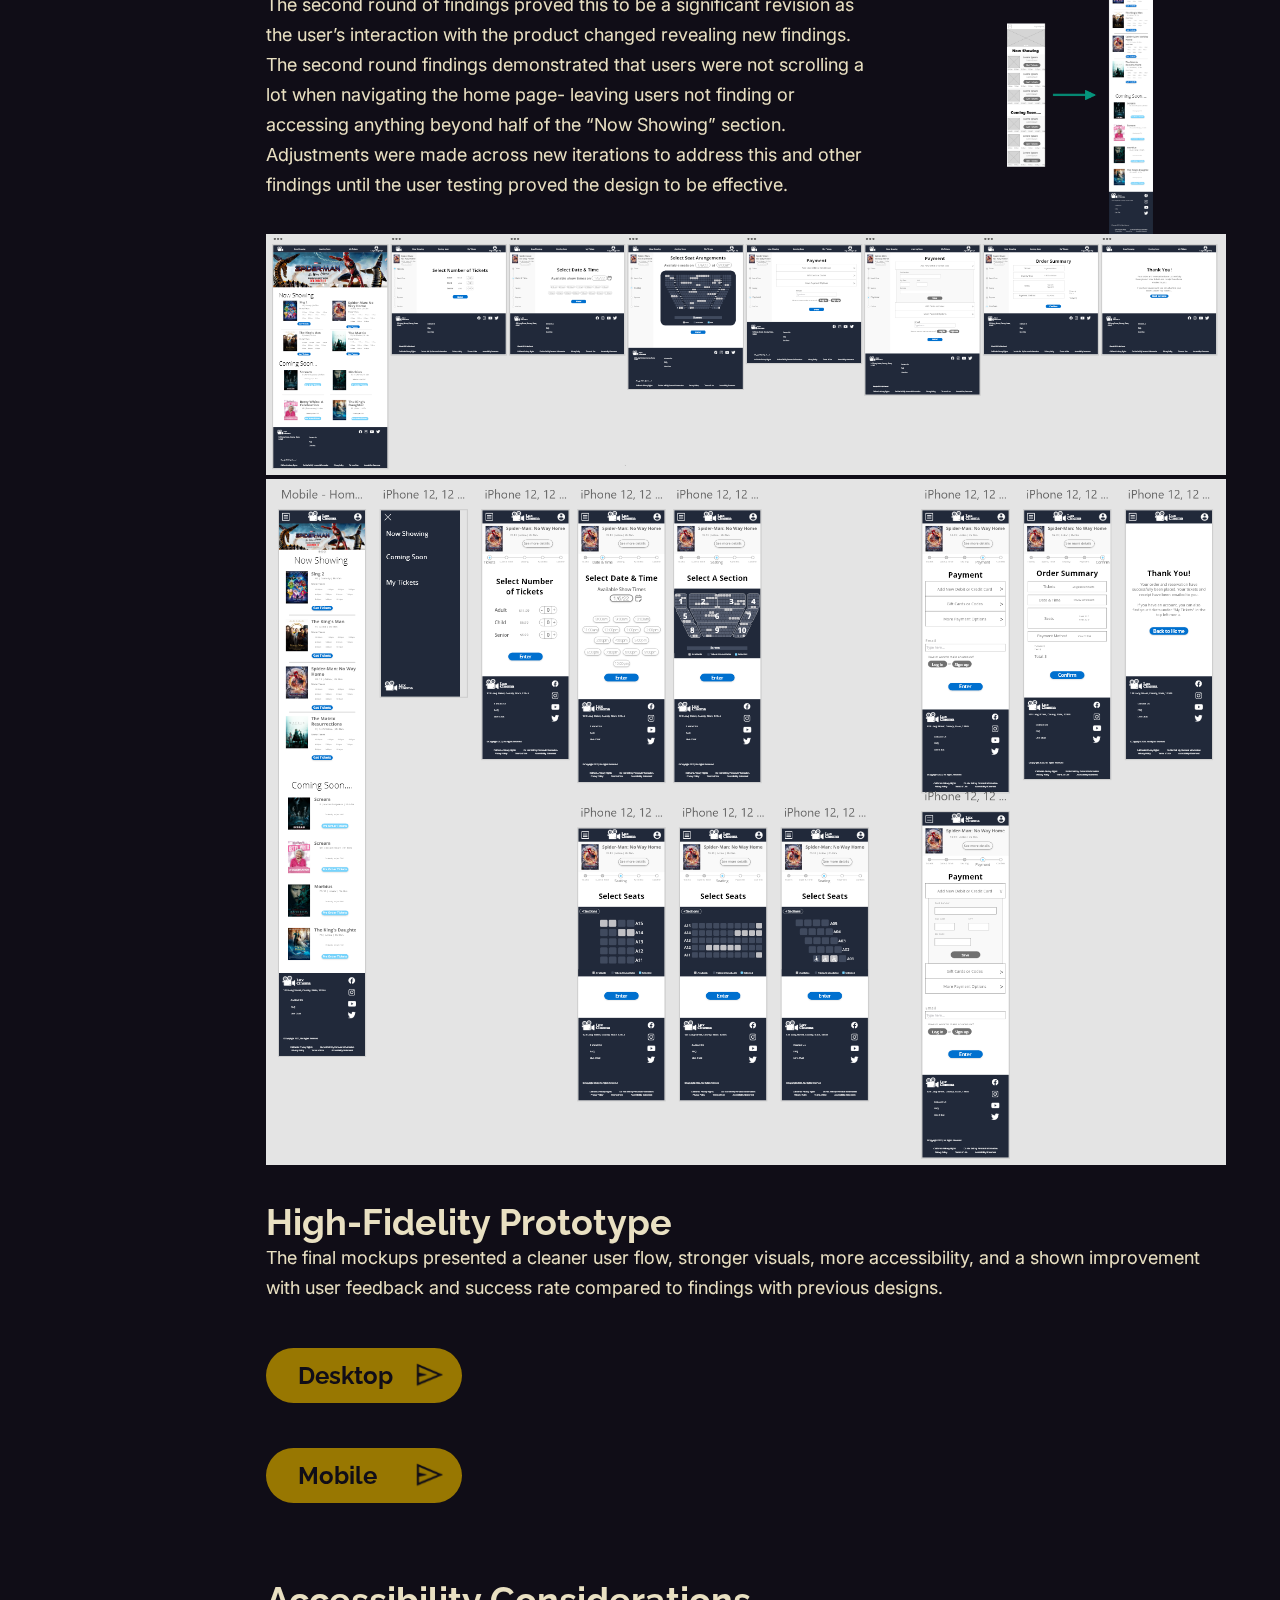
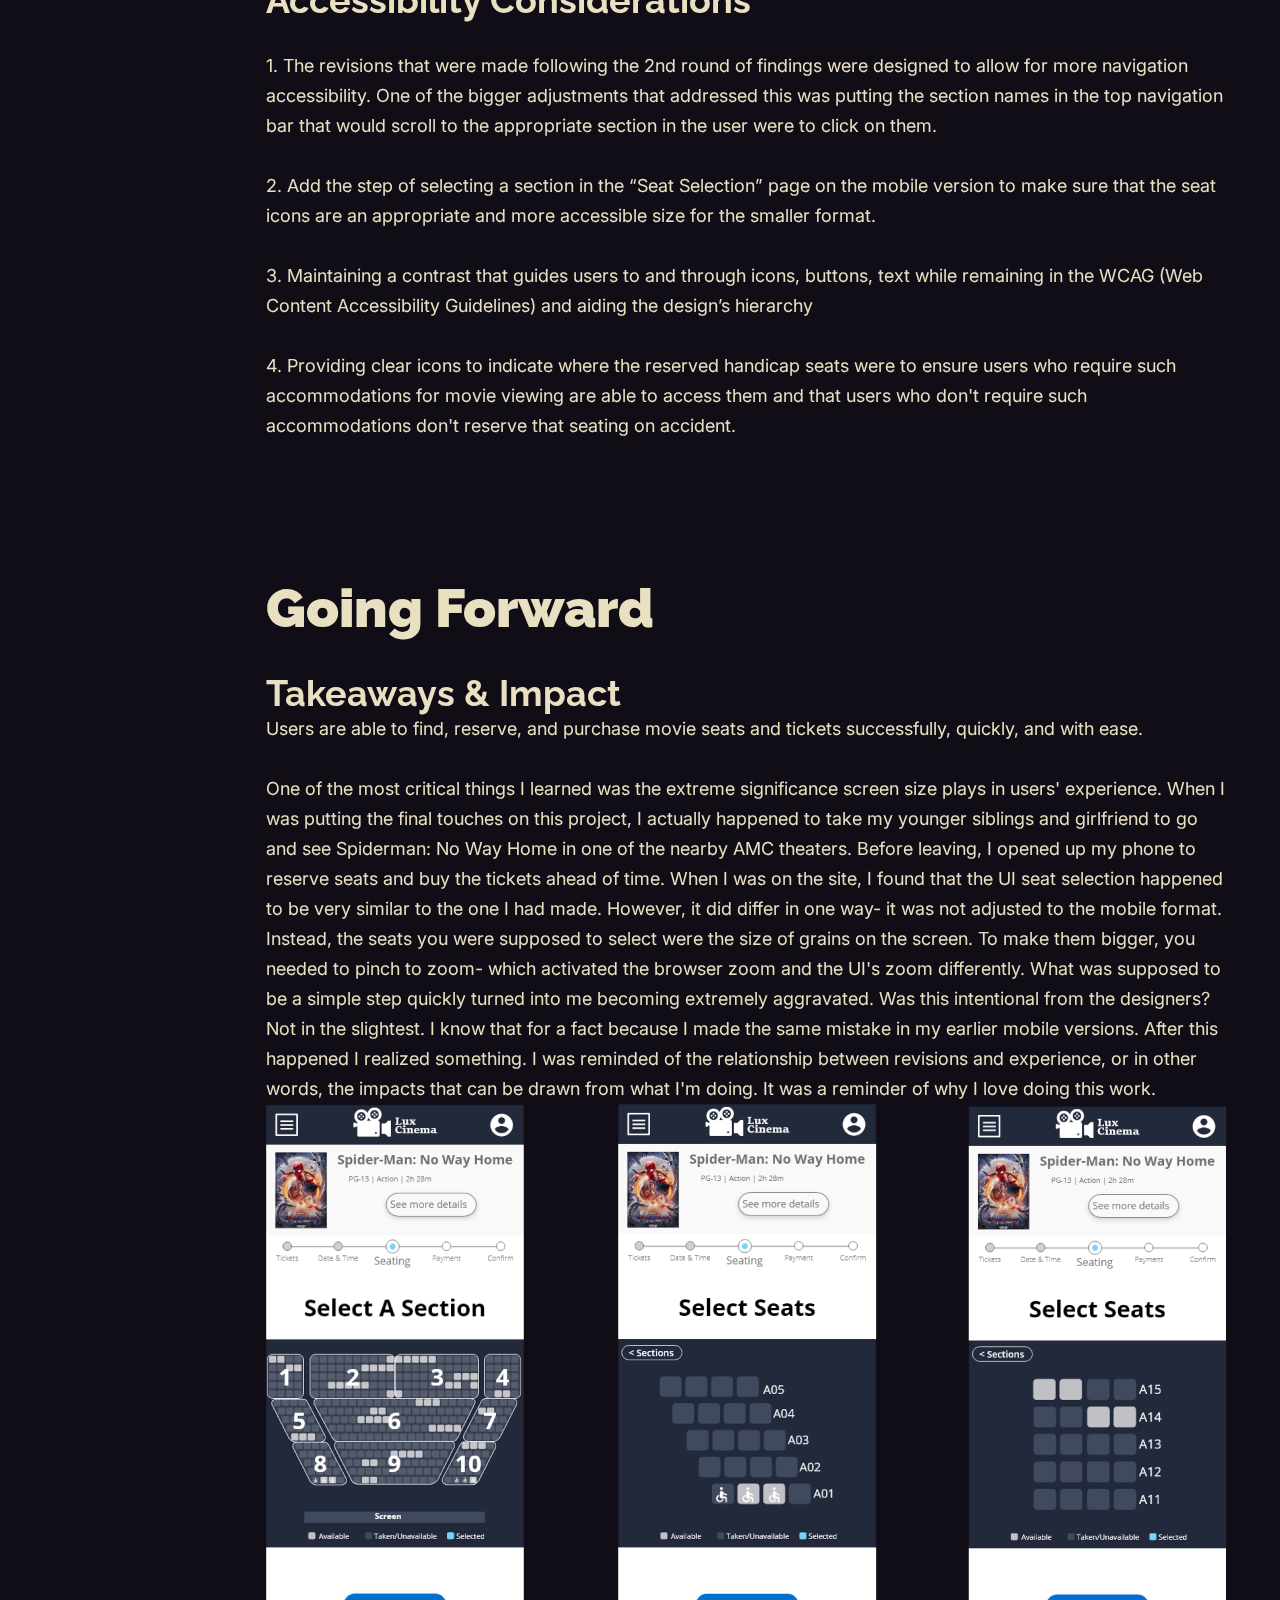
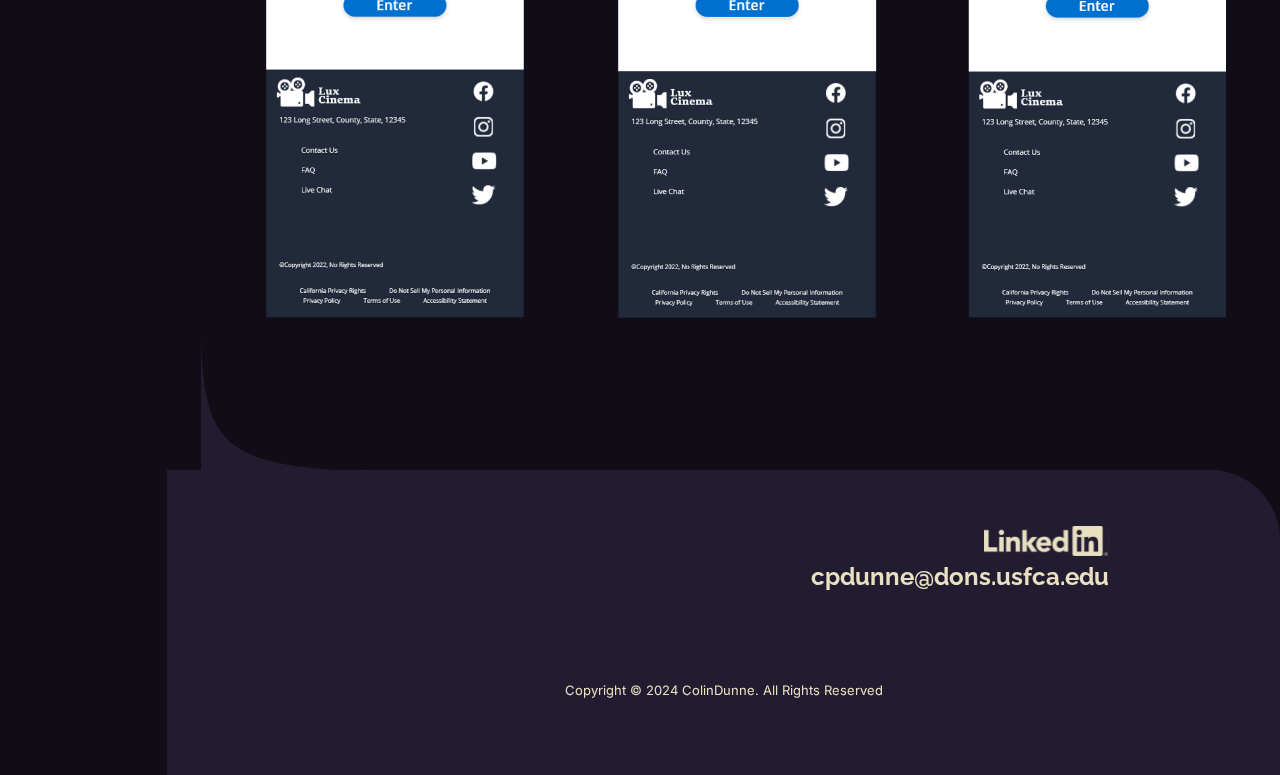
<file: portfolio/theaterWeb.html>
<!DOCTYPE html>
<html>
  <head>
    <meta charset="utf-8" />
    <meta http-equiv="X-UA-Compatible" content="IE=edge" />
    <title>Colin Dunne</title>
    <link rel="icon" type="image/x-icon" href="img/logomarkBGfav.svg">
    <meta name="description" content="" />
    <meta name="viewport" content="width=device-width, initial-scale=1.0" />
    <link rel="stylesheet" href="css/main.css" />
  </head>
  <body class="webProjBody">
    <section class="mobileHeaderGrid">
      <section class="mobileLogo">
        <a href="index.html"><img
            src="img/logotype_horizontal.svg"
            alt="Logo innitials 'CD' with name 'colin dunne' below it"
            id="mobileLogoImg"
          /></a>
      </section>
      <div class="wrapper">
  <div class="hamburger-menu-button" onclick="toggleMenu()">
      <div class="hamburger-menu"> 
  </div>
</div>
      </section>

      <section id="mobileNav">
        <img src="img/mobilevector.svg" class="mobilevector"/>
        <nav id="mobileNavItems">
        <a href="index.html">Design</a>
        <a href="web.html" class="navactive">Web</a>
        <a href="illustration.html">Illustration</a>
        <a href="about.html">About</a>
        <a href="contact.html">Contact</a>
        </nav>
        
    </section>
    
    
    <!--Header/left nav bar-->
    <nav class="one">
      <section>
        <a href="index.html"><img
          src="img/logotype.svg"
          alt="Logo innitials 'CD' with name 'colin dunne' below it"
        /></a>
      </section>
      

      <section class="navsection">
        <a href="index.html">Design</a>
        <a href="web.html" class="navactive">Web</a>
        <a href="illustration.html">Illustration</a>
        <a href="about.html">About</a>
        <a href="contact.html">Contact</a>
      </section>
    </nav>
    <div class="menu">
      <nav class="menu__nav">
        <section class="navsectionB">
          <a href="index.html">Design</a>
          <a href="web.html" class="navactive">Web</a>
          <a href="illustration.html">Illustration</a>
            <a href="about.html">About</a>
            <a href="contact.html">Contact</a>
        </section>
        
      </nav>
      <button class="menu__toggle r-button" type="button">
        <span class="menu__hamburger m-hamburger">
          <span class="m-hamburger__label">
            <span class="menu__toggle-hint screen-reader">Open menu</span>
          </span>
        </span>
      </button>
    </div>

    <!--Biline & full bio-->
    <section class="twoAB2">
      <section id="webProjCoverImg">
      <img src="img/web/theaterSite.png" class="webProjImg"> </section>
      <section>
        <h1 id="webProjh1">Theater Desktop & Mobile Site</h1>
        <h3 id="webProjh3">
        </h3>
      </section>
      <section>
        <h3 class="webProjh3">Product</h3>
        <p class="webProjp">
A seat reservation website flow for a movie theater formatted for desktop and mobile devices.
        </p>
        <h3 class="webProjh3">Goal</h3>
        <p class="webProjp">
While learning and utilizing Adobe XD, produce website navigation that makes buying tickets and reserving seats intuitive, stress-free, and quick to aid the enjoyable movie experience.
        </p>






        <h2 class="webProjh2">Understanding the user</h2>

        <h3 class="webProjh3">User Research - Summary</h3>
        <p class="webProjp">
          I conducted interviews and created empathy maps to understand the users I’m designing for and their needs. A primary user group identified through research was young adults that are interested in seeing new movies (most commonly from the Marvel Universe).</p>

        <h3 class="webProjh3">User Research - Pain Points</h3>
        <h4 class="webProjh4">Pandemic</h4>
        <p class="webProjp">
          A notable amount of the identified primary user group has not been to theaters in a while due to the pandemic. While movies such as Black Widow (2021) were offered to be viewed via streaming services, more recent releases have not had the same treatment. If they want to watch the movie they must go to the theater, an activity that now often feels foreign to the primary user group.
        </p>
        <h4 class="webProjh4">Demand</h4>
        <p class="webProjp">
          The primary user group often shows interest in very popular new releases. Tickets are often bought ahead of time and sell out fast.
        </p>
        <h4 class="webProjh4">Safety</h4>
        <p class="webProjp">
          Safety concerns were often expressed by the primary user group seemingly from the culmination of factors regarding the pandemic health risks and the suspected large amount of people likely attending the popular movies. These feelings were largely accentuated through uncertainty- relating back to the primary user group often feeling foreign to the act of going to theaters again.
        </p>

        <h3 class="webProjh3">Site Map</h3>
        <p class="webProjp">A site map was created to show how pages are prioritized, linked, and labeled. This was done referencing preexisting established website structure models to create a design that meets user expectations, improves navigation, and improves time utilization by resourcing models that have been tested and proven effective.
The site map I created was primarily comprised of a mix of the hierarchical and sequential models. This was done to cater to the user's needs and the flow for reserving tickets.</p>
<img src="img/web/theaterWebMap.png" class="webProjLand">                

        
        
        
        
        
        
        <h2 class="webProjh2">Starting the Design</h2>

        <h3 class="webProjh3">Paper Wireframes</h3>
        <p class="webProjp">I found a strong interest in brutalist design while doing my research. While visually appealing and sometimes fun to interact with, the contrary approach to standard design practices had a tendency for navigation to be unclear to the user. Approaching my initial paper wireframes, I wanted to incorporate some elements while making a strong effort to preserve the integrity of the user experience.</p>
        <section class="webProjImgSect"><img src="img/web/theaterWebPaper.png"class="webProjImgSize"></section>


        <h3 class="webProjh3">Digital Wireframes</h3>
        <p class="webProjp">As the initial design phase continued, I focused screen designs on feedback and findings from the user research. The initial conceptualization seen in these digital wireframes was for the user to be able to scroll through the page with all of the interactable elements centered for the user's direct attention. The design of the other information was aimed to complement the centering of actions by having the noninteractive elements display their information in an appropriate place in the visual hierarchy.
<br><br>The same approach was taken and implemented into the mobile formats while making adjustments to ensure the structure was appropriate even on a smaller scale. </p>
<p class="webProjp"><br>This design was applied throughout all of the pages to keep the flow consistent, convenient, and easy for the user. </p>
<section class="webProjImgSect"><img src="img/web/theaterWebDigitalWire.png"class="webProjImgSize"></section>
        
<img src="img/web/theaterWebDigitalWire2.png" class="webProjLand">   


<h3 class="webProjh3">Low-Fidelity Prototype</h3>
        <p class="webProjp">Using the completed set of digital wireframes, I created a low-fidelity prototype. The primary user flow I connected was the seat reservation and ticket purchase. </p>
        <div class="buttonMarg">
        <a href="https://xd.adobe.com/view/5c0ff760-0d26-4148-aa52-7965a6e2a707-095c/">
        <button class="shake">
                <div>Preview</div> <img src="img/sendicon.svg" id="sendicon">
            </button></a></div>


            <img src="img/web/theaterWebLowFiPro.png" class="webProjLand">   

            <h3 class="webProjh3">Usability study: findings
</h3>
        <p class="webProjp">I conducted two rounds of usability studies. Findings from the first study helped guide the designs from wireframes to mockups. The second study used a high-fidelity prototype and revealed what aspects of the mockups needed refining.</p>
       
        <section class="webProjImgSide">
          <div>
          <h4 class="webProjh4">Round 1 Findings</h4>
          <p class="webProjp"><br>1. Users noted there were fewer movies available on the home page than what would normally be shown in a theater
   <br> <br>2. Users often did not scroll enough to see the "Coming Soon" section
     <br><br>3. At times, users wouldn't recognize where the enter button was in the flow
     <br><br>4. Users noted a lack of a ticket selection</p>
        </div>
        <div id="fug">
          <h4 class="webProjh4">Round 2 Findings</h4>
          <p class="webProjp"><br>1. Users still don't scroll enough to see the coming soon section
           <br> <br>2. Users did not know how to navigate backward in the ticket purchase flow
     <br><br>3. Users rarely read the description of the movie they were purchasing tickets for and never read it after the first step of the ticket purchase flow</p>
        </div>
        </section>




        <h2 class="webProjh2">Refining the design</h2>

        <h3 class="webProjh3">Mockups</h3>

<section class="webProjImgSide">
          <div>
          <p class="webProjp">Early designs allowed users to navigate well through centering all of the interactable elements in the home screen. This was discovered to be flawed as the initial design only displayed about 3 different movies in the “Now Showing” and “Coming Soon” sections. This was an inaccurate representation of the number of movies that would normally be displayed in a theater at a given time. The design was revised after these first-round findings to address this.</p>
        </div>
        <div id="fug">
          <section class="webProjImgSect"><img src="img/web/theaterWebMockup.png"class="webProjImgSize"></section>
        </div>
        </section>

        <section class="webProjImgSide" id="centerside">
          <div>
          <p class="webProjp">The second round of findings proved this to be a significant revision as the user’s interaction with the product changed revealing new findings. The second round findings demonstrated that users were not scrolling a lot when navigating the home page- leaving users not finding or accessing anything beyond half of the “Now Showing” section. Adjustments were made across new iterations to address this and other findings until the user testing proved the design to be effective.</p>
        </div>
        <div id="fug">
          <section class="webProjImgSect"><img src="img/web/theaterWebMockup2.png"class="webProjImgSize"></section>
        </div>
        </section>

        <img src="img/web/theaterWebMockup3.png" class="webProjLand">   
        <img src="img/web/theaterWebMockup4.png" class="webProjLand">   





         <h3 class="webProjh3">High-Fidelity Prototype</h3>
        <p class="webProjp">The final mockups presented a cleaner user flow, stronger visuals, more accessibility, and a shown improvement with user feedback and success rate compared to findings with previous designs.</p>
        <div class="buttonMarg" id="buttonMarg2">
        <a href="https://xd.adobe.com/view/69a2b3cc-4dca-4705-91b2-51334177d3f0-3cf1/">
        <button class="shake">
                <div>Desktop</div> <img src="img/sendicon.svg" id="sendicon">
            </button></a></div>

            <div class="buttonMarg">
        <a href="https://xd.adobe.com/view/eaeea195-e809-4424-8037-ac6b7716f1a4-bfbd/" class="buttonMarg">
        <button class="shake">
                <div>Mobile</div> <img src="img/sendicon.svg" id="sendicon">
            </button></a></div>


            <h3 class="webProjh3">Accessibility Considerations</h3>
        <p class="webProjp"> <br>1. The revisions that were made following the 2nd round of findings were designed to allow for more navigation accessibility. One of the bigger adjustments that addressed this was putting the section names in the top navigation bar that would scroll to the appropriate section in the user were to click on them.
    <br><br> 2. Add the step of selecting a section in the “Seat Selection” page on the mobile version to make sure that the seat icons are an appropriate and more accessible size for the smaller format.
    <br><br> 3. Maintaining a contrast that guides users to and through icons, buttons, text while remaining in the WCAG (Web Content Accessibility Guidelines) and aiding the design’s hierarchy
    <br><br> 4. Providing clear icons to indicate where the reserved handicap seats were to ensure users who require such accommodations for movie viewing are able to access them and that users who don't require such accommodations don't reserve that seating on accident. 
    </p>

      <h2 class="webProjh2">Going Forward</h2>

        <h3 class="webProjh3">Takeaways & Impact</h3>
        <p class="webProjp">Users are able to find, reserve, and purchase movie seats and tickets successfully, quickly, and with ease.
         <br><br> One of the most critical things I learned was the extreme significance screen size plays in users' experience. When I was putting the final touches on this project, I actually happened to take my younger siblings and girlfriend to go and see Spiderman: No Way Home in one of the nearby AMC theaters. Before leaving, I opened up my phone to reserve seats and buy the tickets ahead of time. When I was on the site, I found that the UI seat selection happened to be very similar to the one I had made. However, it did differ in one way- it was not adjusted to the mobile format. Instead, the seats you were supposed to select were the size of grains on the screen. To make them bigger, you needed to pinch to zoom- which activated the browser zoom and the UI's zoom differently. What was supposed to be a simple step quickly turned into me becoming extremely aggravated. Was this intentional from the designers? Not in the slightest. I know that for a fact because I made the same mistake in my earlier mobile versions. After this happened I realized something. I was reminded of the relationship between revisions and experience, or in other words, the impacts that can be drawn from what I'm doing. 
It was a reminder of why I love doing this work.
        </p>
        <img src="img/web/theaterWebFinal.png" class="webProjLand">   




      </section>
    </section>

    <section class="aboutC">
      <svg
        width="902"
        height="902"
        viewBox="0 0 902 902"
        fill="rgb(55,2,74)"
        xmlns="http://www.w3.org/2000/svg"
        id="aboutC"
      >
        <path
          id="Vector"
          d="M296.022 451C296.022 365.409 365.419 296.004 451 296.004C536.581 296.004 605.978 365.409 605.978 451H902C901.893 201.945 700.025 0 450.946 0C201.868 0 0 201.945 0 451C0 700.055 201.921 902 450.946 902V605.942C365.366 605.942 295.969 536.537 295.969 450.946L296.022 451Z"
        />
      </svg>
    </section>
    
    <!--Footer-->
    <section class="seventeen">
      <img src="img/footvector.svg" class="footvector"/>
      <footer>
        <section class="footer">
          <!--Source: https://stackoverflow.com/questions/18813299/changing-image-on-hover-with-css-html by kurdt's -->
          <a href="https://www.linkedin.com/in/colin-dunne/" target="_blank"
            ><img
              src="img/linkedinlogo.svg"
              onmouseover="this.src='img/activelinkedinlogo.svg';"
              onmouseout="this.src='img/linkedinlogo.svg';"
              alt="link to my LinkedIn profile"
              id="linkedInLogo"
          /></a>
          <!--Source: https://www.rapidtables.com/web/html/mailto.html-->
          <a href="mailto:cpdunne@dons.usfca.edu" id="email">cpdunne@dons.usfca.edu</a>
        </section>
        <section class="footercopyright">
          <p class="footertxtsize">Copyright © 2024 ColinDunne. All Rights Reserved</p>
        </section>
      </footer>
    </section>
    <script src="js/about.js"></script>
  </body>
</html>
</file>
<file: portfolio/css/main.css>
@import url("https://fonts.googleapis.com/css2?family=Inter&family=Raleway:ital,wght@0,700;0,900;1,700&display=swap");

/*Sources for grid: 
https://developer.mozilla.org/en-US/docs/Web/CSS/CSS_Grid_Layout
https://developer.mozilla.org/en-US/docs/Web/CSS/minmax
https://www.w3schools.com/css/css_grid.asp
https://stackoverflow.com/questions/643879/css-to-make-html-page-footer-stay-at-bottom-of-the-page-with-a-minimum-height-b
*/

.webTxt,
.webTxtT,
.webTxtD {
  cursor: pointer;
}

#buttonMarg2 {padding-bottom: 0;}

.buttonMarg {
  padding-top: 5vh;
  padding-bottom: 5vh;
}
  #centerside{align-items: center;}

.webTxtT {
  margin: 0;
  margin-left: 100px;
  z-index: 100;
  margin-right: 50px;
  margin-top: 15px;
}

.webTxtD {
  margin: 0;
  margin-top: 12px;
  margin-left: 100px;
  z-index: 100;
  margin-right: 61px;
}

.webTxt {
  margin: 0;
  margin-left: 100px;
  z-index: 100;
  margin-right: 61px;
}

#webProjCoverImg {
  display: flex;
  max-width: 75vw;
  justify-content: center;
}

#webProjSketch {max-width: 15vw; margin-right: 5vh; margin-bottom: 5vh;}

.webProjImg {
  width: 60vw;
  margin-top: 7vh;
}

.webProjImgSize {
  width: 50%;
}

.webProjImgSect {
  display: flex;
  justify-content: center;
}

.webProjImgSide {
  display: flex;
  max-width: 75vw;
  overflow: hidden;
  flex-direction: row;
  justify-content: space-between;
  flex-wrap: none;
  width: max-content;
}

.webProjLand {
  width: 75vw;
}

#webProjh1 {
  margin: 0;
  margin-top: 2vh;
  margin-bottom: 32px;
}

.webProjh3 {
  margin-top: 3.5vh;
  margin-bottom: 0px;
}

.webProjh2 {
  margin-top: 15vh;
  margin-bottom: 0px;
}

.webProjp {
  margin-top: 0px;
  margin-bottom: 0px;
}
#fug{margin-left: 5vw;}

body {
  background-color: #100d17;
  display: grid;
  grid-template-columns: minmax(min-content, 167px) minmax(min-content, 500px) auto;
  grid-template-rows: repeat(1, 1fr) auto;
  /*grid-template-rows: repeat(5, 1fr) auto; */
  min-height: 100vh;
  margin: 0px;
}

body#illusBod {
  grid-template-rows: repeat(2, 1fr) auto;
}

body.grid2 {
  grid-template-columns: minmax(min-content, 167px) 1fr 1fr;
  grid-template-rows: 1fr auto;
}

body.grid3 {
  grid-template-columns: minmax(min-content, 167px) 1fr auto;
  grid-template-rows: 1fr auto;
  overflow-x: hidden;
}

html {
  background-attachment: fixed;
  background-size: cover;
  background-repeat: no-repeat;
}

/* Rotating Img Source: http://thenewcode.com/279/Rotate-Elements-on-Scroll-with-JavaScript */
section.rCgrid {
  grid-column: 3;
  grid-row: 1;
  z-index: -100;
}

section.rCflex {
  display: flex;
  overflow: hidden;
  flex-direction: column;
  margin-top: 119px;
}

section.contactC {
  z-index: -100;
  grid-column: 2;
  margin-left: 99px;
  grid-row: 1;
}

section.contactCflex {
  flex-direction: column;
  margin-top: 150px;
}

#contactC {
  position: fixed;
}

.aboutC {
  display: flex;
  flex-direction: column;
  grid-column: 1/3;
  grid-row: 1/2;
  z-index: -100;
}

#aboutC {
  position: fixed;
}

.aboutimg {
  display: flex;
  align-self: center;
  justify-content: center;
  margin-top: 180px;
  z-index: 100;
}

#aboutimg {
  z-index: 100;
  margin-left: 4px;
}

.aboutimgMobile {
  display: none;
}

#abouth2 {
  margin: 0;
  margin-top: 147px;
  margin-bottom: 32px;
}

#abouth3 {
  margin: 0;
  margin-bottom: 100px;
}

.rotatingC {
  z-index: -100;
  width: 528px;
  height: 528px;
  align-self: center;
  position: fixed;
}

section.one {
  grid-column: 1;
  grid-row: 1 / 6;
}

#workbiline {
  position: fixed;
  max-width: 527px;
}

#illusMidline {
  margin: 0;
  margin-top: 199px;
}

.workbilineM {
  margin: 0;
}

.workbilineMtop {
  margin: 0;
  margin-top: 119px;
  margin-bottom: -12px;
}

.workbilineMbot {
  margin: 0;
}

.portfolio {
  display: flex;
  overflow: hidden;
  flex-direction: column;
  z-index: 100;
  margin-top: 20vh;
  /*margin-top: 7%; */
}

.portimg {
  display: flex;
  position: relative;
  align-self: center;

  /*z-index: 100; */
}

.topportimg {
  display: flex;
  position: relative;
  align-self: center;
  justify-content: center;
  margin-top: 119px;
}

.port_illus {
  max-width: 304px;
}

/*
#top_illus {
  margin-top: 50px;
}
*/

.land_illus {
  max-width: 304px;
  max-width: 450px;
}

.porttxt {
  margin: 0;
  margin-left: 152px;
  z-index: 100;
  margin-right: 61px;
}

.porttxtT {
  margin: 0;
  margin-left: 152px;
  z-index: 100;
  margin-right: 50px;
  margin-top: 15px;
}

.porttxtD {
  margin: 0;
  margin-top: 12px;
  margin-left: 152px;
  z-index: 100;
  margin-right: 61px;
}

section.two {
  overflow-y: hidden;
  grid-column: 2;
  max-width: fit-content;
  margin-left: 60px;
  grid-row: 1 / 3;
}

section.twoAB2 {
  grid-column: 2;
  max-width: 75vw;
  margin-left: 99px;
  grid-row: 1 / 3;
}

section.twoAB {
  grid-column: 2;
  max-width: fit-content;
  margin-left: 99px;
  grid-row: 1 / 3;
}

section.contacttwo {
  grid-column: 2 / 4;
  margin-left: 99px;
  grid-row: 1 / 3;
}

.portimg1 {
  display: flex;
  overflow: hidden;
  flex-direction: column;
}

section.three {
  grid-column: 3;
  grid-row: 1;
  z-index: 100;
}

section.threeAB {
  grid-column: 3;
  grid-row: 1;
  z-index: 100;
}

section.four {
  grid-column: 3;
  grid-row: 2;
  z-index: 100;
}

section.five {
  grid-column: 3;
  grid-row: 3;
  z-index: 100;
}

section.six {
  grid-column: 3;
  grid-row: 4;
  z-index: 100;
}

section.seven {
  grid-column: 3;
  grid-row: 5;
  z-index: 100;
}

section.eight {
  grid-column: 2 / 4;
  grid-row: 6;
  justify-content: flex-end;
  align-items: flex-end;
  z-index: 100;
}

section.eightillus {
  grid-column: 3;
  grid-row: 6;
  z-index: 100;
}

section.nine {
  grid-column: 3;
  grid-row: 7;
  z-index: 100;
}

section.ten {
  grid-column: 3;
  grid-row: 8;
  z-index: 100;
}

section.eleven {
  grid-column: 3;
  grid-row: 9;
  z-index: 100;
}

section.twelve {
  grid-column: 3;
  grid-row: 10;
  z-index: 100;
}

section.thirteen {
  grid-column: 3;
  grid-row: 11;
  z-index: 100;
}

section.fourteen {
  grid-column: 3;
  grid-row: 12;
  z-index: 100;
}

section.fifteen {
  grid-column: 3;
  grid-row: 13;
  z-index: 100;
}

section.sixteen {
  grid-column: 3;
  grid-row: 14;
  z-index: 100;
}

section.seventeen {
  grid-column: 2 / 4;
  grid-row: 15;
  justify-content: flex-end;
  align-items: flex-end;
  z-index: 100;
}

h1 {
  font-family: "Raleway", sans-serif;
  font-size: 96px;
  font-weight: 900;
  color: #e9e0c2;
  line-height: 90px;
  letter-spacing: -3px;
}

h2 {
  font-family: "Raleway", sans-serif;
  font-size: 54px;
  line-height: normal;
  font-weight: 900;
  color: #e9e0c2;
}

h3 {
  font-family: "Raleway", sans-serif;
  font-size: 36px;
  font-weight: 700;
  color: #e9e0c2;
}

h4 {
  font-family: "Raleway", sans-serif;
  font-size: 24px;
  font-weight: 700;
  color: #e9e0c2;
}

p {
  font-family: "Inter", sans-serif;
  font-size: 18px;
  color: #e9e0c2;
  line-height: 30px;
}

.footertxtsize {
  display: contents;
  font-size: 13px;
}

.Mfootertxtsize {
  display: none;
}

/*#typComp {
  width: 28vw;
} */

/*Text input
Sources: 
https://blog.logrocket.com/how-to-style-forms-with-css-a-beginners-guide/
https://blog.hubspot.com/website/html-text-box
*/

#contacth2 {
  margin: 0;
  margin-top: 150px;
  max-width: 700px;
}

#contacth4 {
  margin: 0;
  margin-top: 5px;
}

form {
  margin-top: 50px;
  margin-left: 50px;
  display: flex;
  flex-direction: column;
  justify-content: flex-start;
}

label {
  font-family: "Raleway", sans-serif;
  font-size: 24px;
  font-weight: 700;
  color: #e9e0c2;
}

:placeholder-shown {
  font-family: "Inter", sans-serif;
  font-size: 18px;
  line-height: 30px;
  color: #100d17;
}

input,
textarea {
  padding: 5px;
  padding-left: 20px;
  box-shadow: 0 0 15px 4px rgba(0, 0, 0, 0.06);
  border-radius: 20px;
  font-family: "Inter", sans-serif;
  font-size: 18px;
  color: #e9e0c2;
  line-height: 30px;
  background-color: #221c31;
  text-decoration: none;
  border: none;
  margin-bottom: 15px;
}

input.name {
  width: 523px;
}

input.email {
  width: 523px;
}

textarea.message {
  width: 753px;
}

#submissionB {
  display: flex;
  align-items: flex-start;
}

/*Source: https://uiverse.io/detail/mrhyddenn/modern-puma-17*/
button.shake {
  display: flex;
  width: 196px;
  height: 55px;
  color: #1e1e1e;
  font-weight: 500;
  padding: 3px;
  padding-bottom: 5px;
  padding-left: 32px;
  padding-right: 16.16px;
  outline: none;
  padding-top: 0.1px;
  padding-bottom: 0.1px;
  text-decoration: none;
  justify-content: center;
  align-items: center;
  cursor: pointer;
  border: none;
  justify-content: space-between;
  background-color: #987701;
  border-radius: 60px;
  font-family: "Raleway", sans-serif;
  font-size: 24px;
  font-weight: 700;
  color: #100d17;
  z-index: 0;
  overflow: hidden;
  transition: all 0.3s cubic-bezier(0.02, 0.01, 0.47, 1);
}


/*Links*/
a {
  text-decoration: none;
  font-family: "Raleway", sans-serif;
  font-size: 24px;
  font-weight: 700;
  color: #e9e0c2;
}

a:hover,
a.navactive {
  color: #987701;
  transition: 0.5s ease;
}

nav.one {
  position: fixed;
  overflow: hidden;
  display: flex;
  flex-direction: column;
  height: 100%;
  left: 0px;
  top: 0px;
  background-color: #221c31;
  border-top-right-radius: 70px;
  padding-top: 35px;
  /*padding-right: 32px; 
  padding-top: 35px;
  padding-right: 26px;
  padding-left: 50px;
  padding-right: 1.5vw;
  padding-left: 3.5vw;*/
  padding-right: 26px;
  padding-left: 50px;
}

.mobileHeaderGrid {
  display: none;
}

#mobileNav {
  display: none;
}

section.navsection {
  display: flex;
  /*margin-top: 200px; */
  margin-top: 25vh;
  flex-direction: column;
  justify-content: space-between;
  /*height: 170px; */
  height: 25vh;
  /*align-items: flex-end; */
}

section.bodysection {
  display: flex;
}

footer {
  display: flex;
  overflow: hidden;
  flex-direction: column;
  width: 100%;
  /*height: 100%;
  height: 252px; */
  min-height: fit-content;
  height: 31vh;
  bottom: 0px;
  background-color: #221c31;
  border-top-right-radius: 70px;
}

img.footvector {
  display: flex;
  align-self: start;
  margin-bottom: -2px;
  margin-left: 34px;
}

section.footer {
  display: flex;
  align-items: flex-end;
  flex-direction: column;
  margin-right: 170.95px;
  margin-top: 56px;
  margin-bottom: 84px;
}

section.footercopyright {
  display: flex;
  justify-content: center;
  margin-bottom: 70px;
}

.burgerbod {
  display: none;
}

.menu {
  display: none;
}

.mobileLogo {
  display: none;
}

.overlayhover {
  background-color: #e9e0c2;
  opacity: 0;
  transition: 0.5s ease;
  width: 100%;
  height: 100%;
  position: absolute;
  cursor: pointer;
}

.overlayhover2 {
  background-color: #e9e0c2;
  opacity: 0;
  transition: 0.5s ease;
  width: 100%;
  height: 100%;
  position: absolute;
  cursor: pointer;
}

.portimg:hover .overlayhover2 {
  opacity: 0.2;
}

.topportimg:hover .overlayhover {
  /*fill: #fff;
  color: #fff; */
  opacity: 0.2;
}

.overlay {
  position: fixed; /* Sit on top of the page content */
  display: none; /* Hidden by default */
  width: 100%; /* Full width (cover the whole page) */
  height: 100%; /* Full height (cover the whole page) */
  top: 0;
  left: 0;
  right: 0;
  bottom: 0;
  background-color: rgba(0, 0, 0, 0.637); /* Black background with opacity */
  z-index: 10000; /* Specify a stack order in case you're using a different order for other elements */
  cursor: pointer; /* Add a pointer on hover */
  justify-content: center;
  align-items: center;
}

.overlaylandscape {
  height: 95vh;
}

.overlayportrait {
  height: 95vh;
  margin: auto;
  align-self: center;
  justify-self: center;
  position: absolute;
}
#text {
  position: absolute;
  margin: auto;
  font-size: 50px;
  color: white;
  transform: translate(-50%, -50%);
  -ms-transform: translate(-50%, -50%);
}

.typimgwidth {
  max-width: 304px;
  /*margin-top: 200px; */
}

.toptypimgwidth {
  max-width: 304px;
  /*margin-top: 0px; */
}

.vidimgwidth {
  max-width: 500px;
  /*margin-top: 200px; */
}

.imgwidth {
  width: 200%;
}

.imgwidth2 {
  width: 100%;
}

@media screen and (max-width: 600px) {
  body {
    background-color: #100d17;
    display: grid;
    grid-template-columns: 1fr;
    grid-template-rows: repeat(1, 1fr) auto;
    min-height: 100vh;
    margin: 0px;
  }

  body#illusBod {
    grid-template-rows: repeat(1, 1fr) auto;
  }

  body.grid2 {
    grid-template-columns: 1fr;
    grid-template-rows: 1fr auto;
  }

  body.grid3 {
    grid-template-columns: 1fr;
    grid-template-rows: 1fr auto;
  }

  .overlaylandscape {
    width: 93vw;
    height: auto;
  }

  .overlayportrait {
    width: 93vw;
    height: auto;
    margin: auto;
    align-self: center;
    justify-self: center;
    position: absolute;
  }

  .mobileHeaderGrid {
    display: contents;
    position: fixed;
    grid-column: 1;
    width: 100%;
    grid-row: 1;
    display: flex;

    justify-content: space-between;
    background-color: #221c31;
    border-bottom-left-radius: 50px;
    height: 11vh;
    z-index: 1000;
  }

  .mobileLogo {
    grid-column: 1;
    grid-row: 1;
    display: flex;
    align-items: center;
    overflow: hidden;
    left: 0px;

    border-bottom-right-radius: 50px;
    padding-right: 25px;
    padding-left: 15px;
    padding-bottom: 0px;
  }

  #mobileLogoImg {
    width: 35vw;
  }

  nav.one {
    position: fixed;
    overflow: hidden;
    display: none;
    flex-direction: column;
    height: 100%;
    left: 0px;
    top: 0px;
    background-color: #221c31;
    border-top-right-radius: 70px;
    padding-top: 35px;
    padding-right: 32px;
    padding-left: 50px;
  }

  section.navsection {
    display: flex;
    margin-top: 200px;
    flex-direction: column;
    justify-content: space-between;
    height: 170px;
    align-items: flex-end;
  }

  section.navsectionB {
    display: flex;
    margin-top: 200px;
    flex-direction: column;
    justify-content: space-between;
    height: 170px;
    margin-left: 10vw;
    margin-bottom: 15vh;
  }

  #workbiline {
    position: relative;
    max-width: 527px;
  }

  .workbilineM {
    margin: 0;
  }

  #illusMidline {
    margin: 0;
    margin-top: 275px;
  }

  .land_illus {
    max-width: 80vw;
  }

  .workbilineMtop {
    margin: 0;
    margin-top: 251px;
    margin-bottom: -12px;
  }

  .workbilineMbot {
    margin: 0;
  }

  .portfolio {
    position: relative;
    max-width: 527px;
    flex-direction: column;
  }



  #fug{margin-left: 0;}

  .portimg {
    display: flex;
    align-self: center;
    /*margin-top: 80px; */
    z-index: 100;
    max-width: 80vw;
    cursor: pointer;
  }

  .topportimg {
    display: flex;
    align-self: center;
    margin-top: 230px;
  }

  .porttxt {
    margin-top: 0px;
    z-index: 100;
    margin-left: 50px;
  }

  .porttxtT {
    margin: 0;
    z-index: 100;
    margin-left: 50px;
    margin-top: 15px;
  }

  .porttxtD {
    margin: 0;
    margin-top: 12px;
    margin-left: 50px;
    z-index: 100;
    margin-right: 61px;
  }

  section.rCgrid {
    margin-top: 40px;
    grid-row: 1/7;
    grid-column: 1;
    z-index: -1;
  }

  section.rCflex {
    display: flex;
    overflow: hidden;
    top: 10px;
  }

  .rotatingC {
    z-index: -100;
    width: 88vw;
    height: 88vw;
    align-self: center;
    position: fixed;
  }

  section.twoAB {
    grid-column: 1;
    max-width: fit-content;
    margin-left: 50px;
    margin-right: 50px;
    grid-row: 1 / 3;
  }

  section.twoAB2 {
    grid-column: 1;
    max-width: fit-content;
    margin-left: 50px;
    margin-right: 50px;
    grid-row: 1 / 3;
  }

  section.contacttwo {
    grid-column: 1;
    overflow-x: hidden;
    max-width: fit-content;
    margin-left: 50px;
    margin-right: 50px;
    grid-row: 1 / 3;
  }

  .portimg1 {
    display: flex;
    overflow: hidden;
    flex-direction: column;
  }

  section.threeAB {
    grid-column: 1;
    grid-row: 1;
    z-index: 100;
  }

  .aboutimg {
    display: none;
    align-self: center;
    justify-content: center;
    margin-top: 180px;
    z-index: 100;
  }
  #aboutimg {
    z-index: 100;
    margin-left: 4px;
    width: 50vw;
  }

  .aboutimgMobile {
    display: contents;
    display: flex;
    align-self: center;
    justify-content: center;
    margin-top: 200px;
    z-index: 100;
  }

  #abouth2 {
    margin: 0;
    margin-top: 4vh;
    margin-bottom: 5px;
  }

  .aboutC {
    display: flex;
    flex-direction: column;
    grid-column: 1;
    grid-row: 1/2;
    z-index: -100;
  }

  #aboutC {
    position: fixed;
    width: 200vw;
    align-self: center;
  }

  section.one {
    display: none;
  }

  section.two {
    max-width: fit-content;
    margin-left: 60px;
    grid-column: 1;
    grid-row: 1;
    overflow-x: hidden;
  }

  section.three {
    grid-row: 2;
    grid-column: 1;
    z-index: 100;
    overflow-x: hidden;
  }

  section.four {
    grid-row: 3;
    grid-column: 1;
    z-index: 100;
    overflow-x: hidden;
  }

  section.five {
    grid-row: 4;
    grid-column: 1;
    z-index: 100;
    overflow-x: hidden;
  }

  section.six {
    grid-row: 5;
    grid-column: 1;
    z-index: 100;
    overflow-x: hidden;
  }

  section.seven {
    grid-row: 6;
    grid-column: 1;
    z-index: 100;
    overflow-x: hidden;
  }

  section.eight {
    grid-row: 7;
    grid-column: 1;
    justify-content: flex-end;
    align-items: flex-end;
    z-index: 100;
    max-width: 100vw;
    overflow-x: hidden;
  }

  section.eightillus {
    grid-row: 7;
    grid-column: 1;
    z-index: 100;
    overflow-x: hidden;
  }

  section.nine {
    grid-row: 8;
    grid-column: 1;
    z-index: 100;
    overflow-x: hidden;
  }

  section.ten {
    grid-row: 9;
    grid-column: 1;
    z-index: 100;
    overflow-x: hidden;
  }

  section.eleven {
    grid-row: 10;
    grid-column: 1;
    z-index: 100;
    overflow-x: hidden;
  }

  section.twelve {
    grid-row: 11;
    grid-column: 1;
    z-index: 100;
    overflow-x: hidden;
  }

  section.thirteen {
    grid-row: 12;
    grid-column: 1;
    z-index: 100;
    overflow-x: hidden;
  }

  section.fourteen {
    grid-row: 13;
    grid-column: 1;
    z-index: 100;
    overflow-x: hidden;
  }

  section.fifteen {
    grid-row: 14;
    grid-column: 1;
    z-index: 100;
    overflow-x: hidden;
  }

  section.sixteen {
    grid-row: 15;
    grid-column: 1;
    z-index: 100;
    overflow-x: hidden;
  }

  section.seventeen {
    grid-row: 16;
    grid-column: 1;
    justify-content: flex-end;
    align-items: flex-end;
    z-index: 100;
    max-width: 100vw;
    overflow-x: hidden;
  }

  .imgwidth {
    width: 100%;
  }

  .typimgwidth {
    max-width: 304px;
  }

  .vidimgwidth {
    max-width: 300px;
    /*margin-top: 200px; */
  }

  h1 {
    font-family: "Raleway", sans-serif;
    font-size: 16vw;
    line-height: 16vw;
    font-weight: 900;
    color: #e9e0c2;
    line-height: auto;
    letter-spacing: -3px;
  }

  h2 {
    font-family: "Raleway", sans-serif;
    font-size: 10vw;
    line-height: 10vw;
    font-weight: 900;
    color: #e9e0c2;
  }

  h3 {
    font-family: "Raleway", sans-serif;
    font-size: 7vw;
    line-height: 7vw;
    font-weight: 700;
    color: #e9e0c2;
  }

  h4 {
    font-family: "Raleway", sans-serif;
    font-size: 4vw;
    line-height: 4vw;
    font-weight: 700;
    color: #e9e0c2;
  }

  p {
    font-family: "Inter", sans-serif;
    font-size: 16px;
    min-width: 16px;
    color: #e9e0c2;
    line-height: 30px;
  }

  a {
    font-size: 5vw;
    line-height: 5vw;
  }

  #contacth2 {
    margin: 0;
    margin-top: 150px;
  }

  #contacth4 {
    margin: 0;
    margin-top: 5px;
  }

  form {
    margin-top: 50px;
    margin-left: 10px;
    display: flex;
    flex-direction: column;
    justify-content: flex-start;
  }

  label {
    font-family: "Raleway", sans-serif;
    font-size: 4vw;
    line-height: 4vw;
    font-weight: 700;
    color: #e9e0c2;
  }

  :placeholder-shown {
    font-family: "Inter", sans-serif;
    font-size: 16px;
    line-height: 30px;
    color: #100d17;
  }

  input,
  textarea {
    padding: 5px;
    padding-left: 20px;
    box-shadow: 0 0 15px 4px rgba(0, 0, 0, 0.06);
    border-radius: 20px;
    font-family: "Inter", sans-serif;
    font-size: 16px;
    color: #e9e0c2;
    line-height: 30px;
    background-color: #221c31;
    text-decoration: none;
    border: none;
    margin-bottom: 15px;
  }

  input.name {
    width: 53vw;
  }

  input.email {
    width: 53vw;
  }

  textarea.Message {
    width: 70vw;
  }

  button.shake {
    display: flex;
    width: 36vw;
    min-width: fit-content;
    color: #1e1e1e;
    font-weight: 500;
    padding: 5px;
    padding-left: 32px;
    padding-right: 16.16px;
    outline: none;
    text-decoration: none;
    justify-content: center;
    align-items: center;
    cursor: pointer;
    border: none;
    justify-content: space-between;
    background-color: #987701;
    border-radius: 60px;
    font-family: "Raleway", sans-serif;
    font-size: 4vw;
    line-height: 4vw;
    font-weight: 700;
    color: #100d17;
    z-index: 0;
    overflow: hidden;
    transition: all 0.3s cubic-bezier(0.02, 0.01, 0.47, 1);
    margin-bottom: 15px;
  }

  #sendicon {
    width: 5.55vw;
  }

  #submissionB {
    display: flex;
    align-items: flex-start;
  }

  section.contactC {
    z-index: -100;
    grid-column: 1;
    margin-left: 99px;
    grid-row: 1;
  }

  section.contactCflex {
    flex-direction: column;
    margin-top: 150px;
  }

  #contactC {
    position: fixed;
  }

  img.footvector {
    display: flex;
    align-self: start;
    margin-bottom: -2px;
    margin-left: 0px;
  }

  footer {
    padding-bottom: 6vh;
    height: 107px;
  }

  section.footer {
    margin-top: 40px;
    margin-right: 10vw;
    margin-bottom: 50px;
  }

  .footercopyright {
    align-items: flex-end;
    margin-bottom: 50vh;
  }

  .footertxtsize {
    font-size: 8px;
    align-self: flex-end;
  }

  #email {
    font-size: 4vw;
    line-height: 4vw;
  }

  #linkedInLogo {
    width: 20vw;
    transition: 0.5s ease;
  }

  /* Resize the menu width here */
  :root {
    --width: 52px;
  }

  .wrapper {
    height: 100%;
    margin-right: 10px;
    display: flex;
    align-self: center;
    justify-content: center;
    align-items: center;
  }

  .hamburger-menu-button {
    position: relative;
    width: var(--width);
    height: var(--width);
    display: flex;
    justify-content: center;
    align-items: center;
    cursor: pointer;
  }

  .hamburger-menu,
  .hamburger-menu::after {
    position: absolute;
    height: calc(0.125 * var(--width));
    border-radius: calc(0.15 * var(--width));
    background-color: #987701;
    transition: all 0.25s ease-in-out;
  }

  .hamburger-menu {
    width: calc(0.75 * var(--width));
    transform: translateY(calc(-0.125 * var(--width)));
  }

  .hamburger-menu::after {
    position: absolute;
    width: calc(0.375 * var(--width));
    transform: translateY(calc(0.25 * var(--width)));
    content: "";
  }

  .open {
    transform: translateY(0px) rotate(45deg);
  }

  .open::after {
    width: calc(0.75 * var(--width));
    transform: translateY(0px) rotate(-90deg);
  }

  .mobilevector {
    right: 0;
  }

  #mobileNav {
    top: 11vh;
    right: 0;
    position: fixed;
    display: flex;
    justify-content: flex-end;
    align-items: flex-start;
    z-index: 1000;
  }

  #mobileNavItems {
    display: none;

    flex-direction: column;
    background-color: #221c31;
    height: 60vh;
    width: 35vw;
    border-bottom-left-radius: 50px;
    padding-left: 5vw;
    justify-content: space-around;
  }
}

@media screen and (max-width: 1290px) {
}

body.webProjBody {
  background-color: #100d17;
  display: grid;
  grid-template-columns: minmax(min-content, 167px) auto;
  grid-template-rows: 1fr auto;
  min-height: 100vh;
  margin: 0px;
}
</file>
<file: css/main.css>
@import url("https://fonts.googleapis.com/css2?family=Inter&family=Raleway:ital,wght@0,700;0,900;1,700&display=swap");

/*Sources for grid: 
https://developer.mozilla.org/en-US/docs/Web/CSS/CSS_Grid_Layout
https://developer.mozilla.org/en-US/docs/Web/CSS/minmax
https://www.w3schools.com/css/css_grid.asp
https://stackoverflow.com/questions/643879/css-to-make-html-page-footer-stay-at-bottom-of-the-page-with-a-minimum-height-b
*/

.webTxt,
.webTxtT,
.webTxtD {
  cursor: pointer;
}

#buttonMarg2 {padding-bottom: 0;}

.buttonMarg {
  padding-top: 5vh;
  padding-bottom: 5vh;
}
  #centerside{align-items: center;}

.webTxtT {
  margin: 0;
  margin-left: 100px;
  z-index: 100;
  margin-right: 50px;
  margin-top: 15px;
}

.webTxtD {
  margin: 0;
  margin-top: 12px;
  margin-left: 100px;
  z-index: 100;
  margin-right: 61px;
}

.webTxt {
  margin: 0;
  margin-left: 100px;
  z-index: 100;
  margin-right: 61px;
}

#webProjCoverImg {
  display: flex;
  max-width: 75vw;
  justify-content: center;
}

#webProjSketch {max-width: 15vw; margin-right: 5vh; margin-bottom: 5vh;}

.webProjImg {
  width: 60vw;
  margin-top: 7vh;
}

.webProjImgSize {
  width: 50%;
}

.webProjImgSect {
  display: flex;
  justify-content: center;
}

.webProjImgSide {
  display: flex;
  max-width: 75vw;
  overflow: hidden;
  flex-direction: row;
  justify-content: space-between;
  flex-wrap: none;
  width: max-content;
}

.webProjLand {
  width: 75vw;
}

#webProjh1 {
  margin: 0;
  margin-top: 2vh;
  margin-bottom: 32px;
}

.webProjh3 {
  margin-top: 3.5vh;
  margin-bottom: 0px;
}

.webProjh2 {
  margin-top: 15vh;
  margin-bottom: 0px;
}

.webProjp {
  margin-top: 0px;
  margin-bottom: 0px;
}
#fug{margin-left: 5vw;}

body {
  background-color: #100d17;
  display: grid;
  grid-template-columns: minmax(min-content, 167px) minmax(min-content, 500px) auto;
  grid-template-rows: repeat(1, 1fr) auto;
  /*grid-template-rows: repeat(5, 1fr) auto; */
  min-height: 100vh;
  margin: 0px;
}

body#illusBod {
  grid-template-rows: repeat(2, 1fr) auto;
}

body.grid2 {
  grid-template-columns: minmax(min-content, 167px) 1fr 1fr;
  grid-template-rows: 1fr auto;
}

body.grid3 {
  grid-template-columns: minmax(min-content, 167px) 1fr auto;
  grid-template-rows: 1fr auto;
  overflow-x: hidden;
}

html {
  background-attachment: fixed;
  background-size: cover;
  background-repeat: no-repeat;
}

/* Rotating Img Source: http://thenewcode.com/279/Rotate-Elements-on-Scroll-with-JavaScript */
section.rCgrid {
  grid-column: 3;
  grid-row: 1;
  z-index: -100;
}

section.rCflex {
  display: flex;
  overflow: hidden;
  flex-direction: column;
  margin-top: 119px;
}

section.contactC {
  z-index: -100;
  grid-column: 2;
  margin-left: 99px;
  grid-row: 1;
}

section.contactCflex {
  flex-direction: column;
  margin-top: 150px;
}

#contactC {
  position: fixed;
}

.aboutC {
  display: flex;
  flex-direction: column;
  grid-column: 1/3;
  grid-row: 1/2;
  z-index: -100;
}

#aboutC {
  position: fixed;
}

.aboutimg {
  display: flex;
  align-self: center;
  justify-content: center;
  margin-top: 180px;
  z-index: 100;
}

#aboutimg {
  z-index: 100;
  margin-left: 4px;
}

.aboutimgMobile {
  display: none;
}

#abouth2 {
  margin: 0;
  margin-top: 147px;
  margin-bottom: 32px;
}

#abouth3 {
  margin: 0;
  margin-bottom: 100px;
}

.rotatingC {
  z-index: -100;
  width: 528px;
  height: 528px;
  align-self: center;
  position: fixed;
}

section.one {
  grid-column: 1;
  grid-row: 1 / 6;
}

#workbiline {
  position: fixed;
  max-width: 527px;
}

#illusMidline {
  margin: 0;
  margin-top: 199px;
}

.workbilineM {
  margin: 0;
}

.workbilineMtop {
  margin: 0;
  margin-top: 119px;
  margin-bottom: -12px;
}

.workbilineMbot {
  margin: 0;
}

.portfolio {
  display: flex;
  overflow: hidden;
  flex-direction: column;
  z-index: 100;
  margin-top: 20vh;
  /*margin-top: 7%; */
}

.portimg {
  display: flex;
  position: relative;
  align-self: center;

  /*z-index: 100; */
}

.topportimg {
  display: flex;
  position: relative;
  align-self: center;
  justify-content: center;
  margin-top: 119px;
}

.port_illus {
  max-width: 304px;
}

/*
#top_illus {
  margin-top: 50px;
}
*/

.land_illus {
  max-width: 304px;
  max-width: 450px;
}

.porttxt {
  margin: 0;
  margin-left: 152px;
  z-index: 100;
  margin-right: 61px;
}

.porttxtT {
  margin: 0;
  margin-left: 152px;
  z-index: 100;
  margin-right: 50px;
  margin-top: 15px;
}

.porttxtD {
  margin: 0;
  margin-top: 12px;
  margin-left: 152px;
  z-index: 100;
  margin-right: 61px;
}

section.two {
  overflow-y: hidden;
  grid-column: 2;
  max-width: fit-content;
  margin-left: 60px;
  grid-row: 1 / 3;
}

section.twoAB2 {
  grid-column: 2;
  max-width: 75vw;
  margin-left: 99px;
  grid-row: 1 / 3;
}

section.twoAB {
  grid-column: 2;
  max-width: fit-content;
  margin-left: 99px;
  grid-row: 1 / 3;
}

section.contacttwo {
  grid-column: 2 / 4;
  margin-left: 99px;
  grid-row: 1 / 3;
}

.portimg1 {
  display: flex;
  overflow: hidden;
  flex-direction: column;
}

section.three {
  grid-column: 3;
  grid-row: 1;
  z-index: 100;
}

section.threeAB {
  grid-column: 3;
  grid-row: 1;
  z-index: 100;
}

section.four {
  grid-column: 3;
  grid-row: 2;
  z-index: 100;
}

section.five {
  grid-column: 3;
  grid-row: 3;
  z-index: 100;
}

section.six {
  grid-column: 3;
  grid-row: 4;
  z-index: 100;
}

section.seven {
  grid-column: 3;
  grid-row: 5;
  z-index: 100;
}

section.eight {
  grid-column: 2 / 4;
  grid-row: 6;
  justify-content: flex-end;
  align-items: flex-end;
  z-index: 100;
}

section.eightillus {
  grid-column: 3;
  grid-row: 6;
  z-index: 100;
}

section.nine {
  grid-column: 3;
  grid-row: 7;
  z-index: 100;
}

section.ten {
  grid-column: 3;
  grid-row: 8;
  z-index: 100;
}

section.eleven {
  grid-column: 3;
  grid-row: 9;
  z-index: 100;
}

section.twelve {
  grid-column: 3;
  grid-row: 10;
  z-index: 100;
}

section.thirteen {
  grid-column: 3;
  grid-row: 11;
  z-index: 100;
}

section.fourteen {
  grid-column: 3;
  grid-row: 12;
  z-index: 100;
}

section.fifteen {
  grid-column: 3;
  grid-row: 13;
  z-index: 100;
}

section.sixteen {
  grid-column: 3;
  grid-row: 14;
  z-index: 100;
}

section.seventeen {
  grid-column: 2 / 4;
  grid-row: 15;
  justify-content: flex-end;
  align-items: flex-end;
  z-index: 100;
}

h1 {
  font-family: "Raleway", sans-serif;
  font-size: 96px;
  font-weight: 900;
  color: #e9e0c2;
  line-height: 90px;
  letter-spacing: -3px;
}

h2 {
  font-family: "Raleway", sans-serif;
  font-size: 54px;
  line-height: normal;
  font-weight: 900;
  color: #e9e0c2;
}

h3 {
  font-family: "Raleway", sans-serif;
  font-size: 36px;
  font-weight: 700;
  color: #e9e0c2;
}

h4 {
  font-family: "Raleway", sans-serif;
  font-size: 24px;
  font-weight: 700;
  color: #e9e0c2;
}

p {
  font-family: "Inter", sans-serif;
  font-size: 18px;
  color: #e9e0c2;
  line-height: 30px;
}

.footertxtsize {
  display: contents;
  font-size: 13px;
}

.Mfootertxtsize {
  display: none;
}

/*#typComp {
  width: 28vw;
} */

/*Text input
Sources: 
https://blog.logrocket.com/how-to-style-forms-with-css-a-beginners-guide/
https://blog.hubspot.com/website/html-text-box
*/

#contacth2 {
  margin: 0;
  margin-top: 150px;
  max-width: 700px;
}

#contacth4 {
  margin: 0;
  margin-top: 5px;
}

form {
  margin-top: 50px;
  margin-left: 50px;
  display: flex;
  flex-direction: column;
  justify-content: flex-start;
}

label {
  font-family: "Raleway", sans-serif;
  font-size: 24px;
  font-weight: 700;
  color: #e9e0c2;
}

:placeholder-shown {
  font-family: "Inter", sans-serif;
  font-size: 18px;
  line-height: 30px;
  color: #100d17;
}

input,
textarea {
  padding: 5px;
  padding-left: 20px;
  box-shadow: 0 0 15px 4px rgba(0, 0, 0, 0.06);
  border-radius: 20px;
  font-family: "Inter", sans-serif;
  font-size: 18px;
  color: #e9e0c2;
  line-height: 30px;
  background-color: #221c31;
  text-decoration: none;
  border: none;
  margin-bottom: 15px;
}

input.name {
  width: 523px;
}

input.email {
  width: 523px;
}

textarea.message {
  width: 753px;
}

#submissionB {
  display: flex;
  align-items: flex-start;
}

/*Source: https://uiverse.io/detail/mrhyddenn/modern-puma-17*/
button.shake {
  display: flex;
  width: 196px;
  height: 55px;
  color: #1e1e1e;
  font-weight: 500;
  padding: 3px;
  padding-bottom: 5px;
  padding-left: 32px;
  padding-right: 16.16px;
  outline: none;
  padding-top: 0.1px;
  padding-bottom: 0.1px;
  text-decoration: none;
  justify-content: center;
  align-items: center;
  cursor: pointer;
  border: none;
  justify-content: space-between;
  background-color: #987701;
  border-radius: 60px;
  font-family: "Raleway", sans-serif;
  font-size: 24px;
  font-weight: 700;
  color: #100d17;
  z-index: 0;
  overflow: hidden;
  transition: all 0.3s cubic-bezier(0.02, 0.01, 0.47, 1);
}


/*Links*/
a {
  text-decoration: none;
  font-family: "Raleway", sans-serif;
  font-size: 24px;
  font-weight: 700;
  color: #e9e0c2;
}

a:hover,
a.navactive {
  color: #987701;
  transition: 0.5s ease;
}

nav.one {
  position: fixed;
  overflow: hidden;
  display: flex;
  flex-direction: column;
  height: 100%;
  left: 0px;
  top: 0px;
  background-color: #221c31;
  border-top-right-radius: 70px;
  padding-top: 35px;
  /*padding-right: 32px; 
  padding-top: 35px;
  padding-right: 26px;
  padding-left: 50px;
  padding-right: 1.5vw;
  padding-left: 3.5vw;*/
  padding-right: 26px;
  padding-left: 50px;
}

.mobileHeaderGrid {
  display: none;
}

#mobileNav {
  display: none;
}

section.navsection {
  display: flex;
  /*margin-top: 200px; */
  margin-top: 25vh;
  flex-direction: column;
  justify-content: space-between;
  /*height: 170px; */
  height: 25vh;
  /*align-items: flex-end; */
}

section.bodysection {
  display: flex;
}

footer {
  display: flex;
  overflow: hidden;
  flex-direction: column;
  width: 100%;
  /*height: 100%;
  height: 252px; */
  min-height: fit-content;
  height: 31vh;
  bottom: 0px;
  background-color: #221c31;
  border-top-right-radius: 70px;
}

img.footvector {
  display: flex;
  align-self: start;
  margin-bottom: -2px;
  margin-left: 34px;
}

section.footer {
  display: flex;
  align-items: flex-end;
  flex-direction: column;
  margin-right: 170.95px;
  margin-top: 56px;
  margin-bottom: 84px;
}

section.footercopyright {
  display: flex;
  justify-content: center;
  margin-bottom: 70px;
}

.burgerbod {
  display: none;
}

.menu {
  display: none;
}

.mobileLogo {
  display: none;
}

.overlayhover {
  background-color: #e9e0c2;
  opacity: 0;
  transition: 0.5s ease;
  width: 100%;
  height: 100%;
  position: absolute;
  cursor: pointer;
}

.overlayhover2 {
  background-color: #e9e0c2;
  opacity: 0;
  transition: 0.5s ease;
  width: 100%;
  height: 100%;
  position: absolute;
  cursor: pointer;
}

.portimg:hover .overlayhover2 {
  opacity: 0.2;
}

.topportimg:hover .overlayhover {
  /*fill: #fff;
  color: #fff; */
  opacity: 0.2;
}

.overlay {
  position: fixed; /* Sit on top of the page content */
  display: none; /* Hidden by default */
  width: 100%; /* Full width (cover the whole page) */
  height: 100%; /* Full height (cover the whole page) */
  top: 0;
  left: 0;
  right: 0;
  bottom: 0;
  background-color: rgba(0, 0, 0, 0.637); /* Black background with opacity */
  z-index: 10000; /* Specify a stack order in case you're using a different order for other elements */
  cursor: pointer; /* Add a pointer on hover */
  justify-content: center;
  align-items: center;
}

.overlaylandscape {
  height: 95vh;
}

.overlayportrait {
  height: 95vh;
  margin: auto;
  align-self: center;
  justify-self: center;
  position: absolute;
}
#text {
  position: absolute;
  margin: auto;
  font-size: 50px;
  color: white;
  transform: translate(-50%, -50%);
  -ms-transform: translate(-50%, -50%);
}

.typimgwidth {
  max-width: 304px;
  /*margin-top: 200px; */
}

.toptypimgwidth {
  max-width: 304px;
  /*margin-top: 0px; */
}

.vidimgwidth {
  max-width: 500px;
  /*margin-top: 200px; */
}

.imgwidth {
  width: 200%;
}

.imgwidth2 {
  width: 100%;
}

@media screen and (max-width: 600px) {
  body {
    background-color: #100d17;
    display: grid;
    grid-template-columns: 1fr;
    grid-template-rows: repeat(1, 1fr) auto;
    min-height: 100vh;
    margin: 0px;
  }

  body#illusBod {
    grid-template-rows: repeat(1, 1fr) auto;
  }

  body.grid2 {
    grid-template-columns: 1fr;
    grid-template-rows: 1fr auto;
  }

  body.grid3 {
    grid-template-columns: 1fr;
    grid-template-rows: 1fr auto;
  }

  .overlaylandscape {
    width: 93vw;
    height: auto;
  }

  .overlayportrait {
    width: 93vw;
    height: auto;
    margin: auto;
    align-self: center;
    justify-self: center;
    position: absolute;
  }

  .mobileHeaderGrid {
    display: contents;
    position: fixed;
    grid-column: 1;
    width: 100%;
    grid-row: 1;
    display: flex;

    justify-content: space-between;
    background-color: #221c31;
    border-bottom-left-radius: 50px;
    height: 11vh;
    z-index: 1000;
  }

  .mobileLogo {
    grid-column: 1;
    grid-row: 1;
    display: flex;
    align-items: center;
    overflow: hidden;
    left: 0px;

    border-bottom-right-radius: 50px;
    padding-right: 25px;
    padding-left: 15px;
    padding-bottom: 0px;
  }

  #mobileLogoImg {
    width: 35vw;
  }

  nav.one {
    position: fixed;
    overflow: hidden;
    display: none;
    flex-direction: column;
    height: 100%;
    left: 0px;
    top: 0px;
    background-color: #221c31;
    border-top-right-radius: 70px;
    padding-top: 35px;
    padding-right: 32px;
    padding-left: 50px;
  }

  section.navsection {
    display: flex;
    margin-top: 200px;
    flex-direction: column;
    justify-content: space-between;
    height: 170px;
    align-items: flex-end;
  }

  section.navsectionB {
    display: flex;
    margin-top: 200px;
    flex-direction: column;
    justify-content: space-between;
    height: 170px;
    margin-left: 10vw;
    margin-bottom: 15vh;
  }

  #workbiline {
    position: relative;
    max-width: 527px;
  }

  .workbilineM {
    margin: 0;
  }

  #illusMidline {
    margin: 0;
    margin-top: 275px;
  }

  .land_illus {
    max-width: 80vw;
  }

  .workbilineMtop {
    margin: 0;
    margin-top: 251px;
    margin-bottom: -12px;
  }

  .workbilineMbot {
    margin: 0;
  }

  .portfolio {
    position: relative;
    max-width: 527px;
    flex-direction: column;
  }



  #fug{margin-left: 0;}

  .portimg {
    display: flex;
    align-self: center;
    /*margin-top: 80px; */
    z-index: 100;
    max-width: 80vw;
    cursor: pointer;
  }

  .topportimg {
    display: flex;
    align-self: center;
    margin-top: 230px;
  }

  .porttxt {
    margin-top: 0px;
    z-index: 100;
    margin-left: 50px;
  }

  .porttxtT {
    margin: 0;
    z-index: 100;
    margin-left: 50px;
    margin-top: 15px;
  }

  .porttxtD {
    margin: 0;
    margin-top: 12px;
    margin-left: 50px;
    z-index: 100;
    margin-right: 61px;
  }

  section.rCgrid {
    margin-top: 40px;
    grid-row: 1/7;
    grid-column: 1;
    z-index: -1;
  }

  section.rCflex {
    display: flex;
    overflow: hidden;
    top: 10px;
  }

  .rotatingC {
    z-index: -100;
    width: 88vw;
    height: 88vw;
    align-self: center;
    position: fixed;
  }

  section.twoAB {
    grid-column: 1;
    max-width: fit-content;
    margin-left: 50px;
    margin-right: 50px;
    grid-row: 1 / 3;
  }

  section.twoAB2 {
    grid-column: 1;
    max-width: fit-content;
    margin-left: 50px;
    margin-right: 50px;
    grid-row: 1 / 3;
  }

  section.contacttwo {
    grid-column: 1;
    overflow-x: hidden;
    max-width: fit-content;
    margin-left: 50px;
    margin-right: 50px;
    grid-row: 1 / 3;
  }

  .portimg1 {
    display: flex;
    overflow: hidden;
    flex-direction: column;
  }

  section.threeAB {
    grid-column: 1;
    grid-row: 1;
    z-index: 100;
  }

  .aboutimg {
    display: none;
    align-self: center;
    justify-content: center;
    margin-top: 180px;
    z-index: 100;
  }
  #aboutimg {
    z-index: 100;
    margin-left: 4px;
    width: 50vw;
  }

  .aboutimgMobile {
    display: contents;
    display: flex;
    align-self: center;
    justify-content: center;
    margin-top: 200px;
    z-index: 100;
  }

  #abouth2 {
    margin: 0;
    margin-top: 4vh;
    margin-bottom: 5px;
  }

  .aboutC {
    display: flex;
    flex-direction: column;
    grid-column: 1;
    grid-row: 1/2;
    z-index: -100;
  }

  #aboutC {
    position: fixed;
    width: 200vw;
    align-self: center;
  }

  section.one {
    display: none;
  }

  section.two {
    max-width: fit-content;
    margin-left: 60px;
    grid-column: 1;
    grid-row: 1;
    overflow-x: hidden;
  }

  section.three {
    grid-row: 2;
    grid-column: 1;
    z-index: 100;
    overflow-x: hidden;
  }

  section.four {
    grid-row: 3;
    grid-column: 1;
    z-index: 100;
    overflow-x: hidden;
  }

  section.five {
    grid-row: 4;
    grid-column: 1;
    z-index: 100;
    overflow-x: hidden;
  }

  section.six {
    grid-row: 5;
    grid-column: 1;
    z-index: 100;
    overflow-x: hidden;
  }

  section.seven {
    grid-row: 6;
    grid-column: 1;
    z-index: 100;
    overflow-x: hidden;
  }

  section.eight {
    grid-row: 7;
    grid-column: 1;
    justify-content: flex-end;
    align-items: flex-end;
    z-index: 100;
    max-width: 100vw;
    overflow-x: hidden;
  }

  section.eightillus {
    grid-row: 7;
    grid-column: 1;
    z-index: 100;
    overflow-x: hidden;
  }

  section.nine {
    grid-row: 8;
    grid-column: 1;
    z-index: 100;
    overflow-x: hidden;
  }

  section.ten {
    grid-row: 9;
    grid-column: 1;
    z-index: 100;
    overflow-x: hidden;
  }

  section.eleven {
    grid-row: 10;
    grid-column: 1;
    z-index: 100;
    overflow-x: hidden;
  }

  section.twelve {
    grid-row: 11;
    grid-column: 1;
    z-index: 100;
    overflow-x: hidden;
  }

  section.thirteen {
    grid-row: 12;
    grid-column: 1;
    z-index: 100;
    overflow-x: hidden;
  }

  section.fourteen {
    grid-row: 13;
    grid-column: 1;
    z-index: 100;
    overflow-x: hidden;
  }

  section.fifteen {
    grid-row: 14;
    grid-column: 1;
    z-index: 100;
    overflow-x: hidden;
  }

  section.sixteen {
    grid-row: 15;
    grid-column: 1;
    z-index: 100;
    overflow-x: hidden;
  }

  section.seventeen {
    grid-row: 16;
    grid-column: 1;
    justify-content: flex-end;
    align-items: flex-end;
    z-index: 100;
    max-width: 100vw;
    overflow-x: hidden;
  }

  .imgwidth {
    width: 100%;
  }

  .typimgwidth {
    max-width: 304px;
  }

  .vidimgwidth {
    max-width: 300px;
    /*margin-top: 200px; */
  }

  h1 {
    font-family: "Raleway", sans-serif;
    font-size: 16vw;
    line-height: 16vw;
    font-weight: 900;
    color: #e9e0c2;
    line-height: auto;
    letter-spacing: -3px;
  }

  h2 {
    font-family: "Raleway", sans-serif;
    font-size: 10vw;
    line-height: 10vw;
    font-weight: 900;
    color: #e9e0c2;
  }

  h3 {
    font-family: "Raleway", sans-serif;
    font-size: 7vw;
    line-height: 7vw;
    font-weight: 700;
    color: #e9e0c2;
  }

  h4 {
    font-family: "Raleway", sans-serif;
    font-size: 4vw;
    line-height: 4vw;
    font-weight: 700;
    color: #e9e0c2;
  }

  p {
    font-family: "Inter", sans-serif;
    font-size: 16px;
    min-width: 16px;
    color: #e9e0c2;
    line-height: 30px;
  }

  a {
    font-size: 5vw;
    line-height: 5vw;
  }

  #contacth2 {
    margin: 0;
    margin-top: 150px;
  }

  #contacth4 {
    margin: 0;
    margin-top: 5px;
  }

  form {
    margin-top: 50px;
    margin-left: 10px;
    display: flex;
    flex-direction: column;
    justify-content: flex-start;
  }

  label {
    font-family: "Raleway", sans-serif;
    font-size: 4vw;
    line-height: 4vw;
    font-weight: 700;
    color: #e9e0c2;
  }

  :placeholder-shown {
    font-family: "Inter", sans-serif;
    font-size: 16px;
    line-height: 30px;
    color: #100d17;
  }

  input,
  textarea {
    padding: 5px;
    padding-left: 20px;
    box-shadow: 0 0 15px 4px rgba(0, 0, 0, 0.06);
    border-radius: 20px;
    font-family: "Inter", sans-serif;
    font-size: 16px;
    color: #e9e0c2;
    line-height: 30px;
    background-color: #221c31;
    text-decoration: none;
    border: none;
    margin-bottom: 15px;
  }

  input.name {
    width: 53vw;
  }

  input.email {
    width: 53vw;
  }

  textarea.Message {
    width: 70vw;
  }

  button.shake {
    display: flex;
    width: 36vw;
    min-width: fit-content;
    color: #1e1e1e;
    font-weight: 500;
    padding: 5px;
    padding-left: 32px;
    padding-right: 16.16px;
    outline: none;
    text-decoration: none;
    justify-content: center;
    align-items: center;
    cursor: pointer;
    border: none;
    justify-content: space-between;
    background-color: #987701;
    border-radius: 60px;
    font-family: "Raleway", sans-serif;
    font-size: 4vw;
    line-height: 4vw;
    font-weight: 700;
    color: #100d17;
    z-index: 0;
    overflow: hidden;
    transition: all 0.3s cubic-bezier(0.02, 0.01, 0.47, 1);
    margin-bottom: 15px;
  }

  #sendicon {
    width: 5.55vw;
  }

  #submissionB {
    display: flex;
    align-items: flex-start;
  }

  section.contactC {
    z-index: -100;
    grid-column: 1;
    margin-left: 99px;
    grid-row: 1;
  }

  section.contactCflex {
    flex-direction: column;
    margin-top: 150px;
  }

  #contactC {
    position: fixed;
  }

  img.footvector {
    display: flex;
    align-self: start;
    margin-bottom: -2px;
    margin-left: 0px;
  }

  footer {
    padding-bottom: 6vh;
    height: 107px;
  }

  section.footer {
    margin-top: 40px;
    margin-right: 10vw;
    margin-bottom: 50px;
  }

  .footercopyright {
    align-items: flex-end;
    margin-bottom: 50vh;
  }

  .footertxtsize {
    font-size: 8px;
    align-self: flex-end;
  }

  #email {
    font-size: 4vw;
    line-height: 4vw;
  }

  #linkedInLogo {
    width: 20vw;
    transition: 0.5s ease;
  }

  /* Resize the menu width here */
  :root {
    --width: 52px;
  }

  .wrapper {
    height: 100%;
    margin-right: 10px;
    display: flex;
    align-self: center;
    justify-content: center;
    align-items: center;
  }

  .hamburger-menu-button {
    position: relative;
    width: var(--width);
    height: var(--width);
    display: flex;
    justify-content: center;
    align-items: center;
    cursor: pointer;
  }

  .hamburger-menu,
  .hamburger-menu::after {
    position: absolute;
    height: calc(0.125 * var(--width));
    border-radius: calc(0.15 * var(--width));
    background-color: #987701;
    transition: all 0.25s ease-in-out;
  }

  .hamburger-menu {
    width: calc(0.75 * var(--width));
    transform: translateY(calc(-0.125 * var(--width)));
  }

  .hamburger-menu::after {
    position: absolute;
    width: calc(0.375 * var(--width));
    transform: translateY(calc(0.25 * var(--width)));
    content: "";
  }

  .open {
    transform: translateY(0px) rotate(45deg);
  }

  .open::after {
    width: calc(0.75 * var(--width));
    transform: translateY(0px) rotate(-90deg);
  }

  .mobilevector {
    right: 0;
  }

  #mobileNav {
    top: 11vh;
    right: 0;
    position: fixed;
    display: flex;
    justify-content: flex-end;
    align-items: flex-start;
    z-index: 1000;
  }

  #mobileNavItems {
    display: none;

    flex-direction: column;
    background-color: #221c31;
    height: 60vh;
    width: 35vw;
    border-bottom-left-radius: 50px;
    padding-left: 5vw;
    justify-content: space-around;
  }
}

@media screen and (max-width: 1290px) {
}

body.webProjBody {
  background-color: #100d17;
  display: grid;
  grid-template-columns: minmax(min-content, 167px) auto;
  grid-template-rows: 1fr auto;
  min-height: 100vh;
  margin: 0px;
}
</file>
